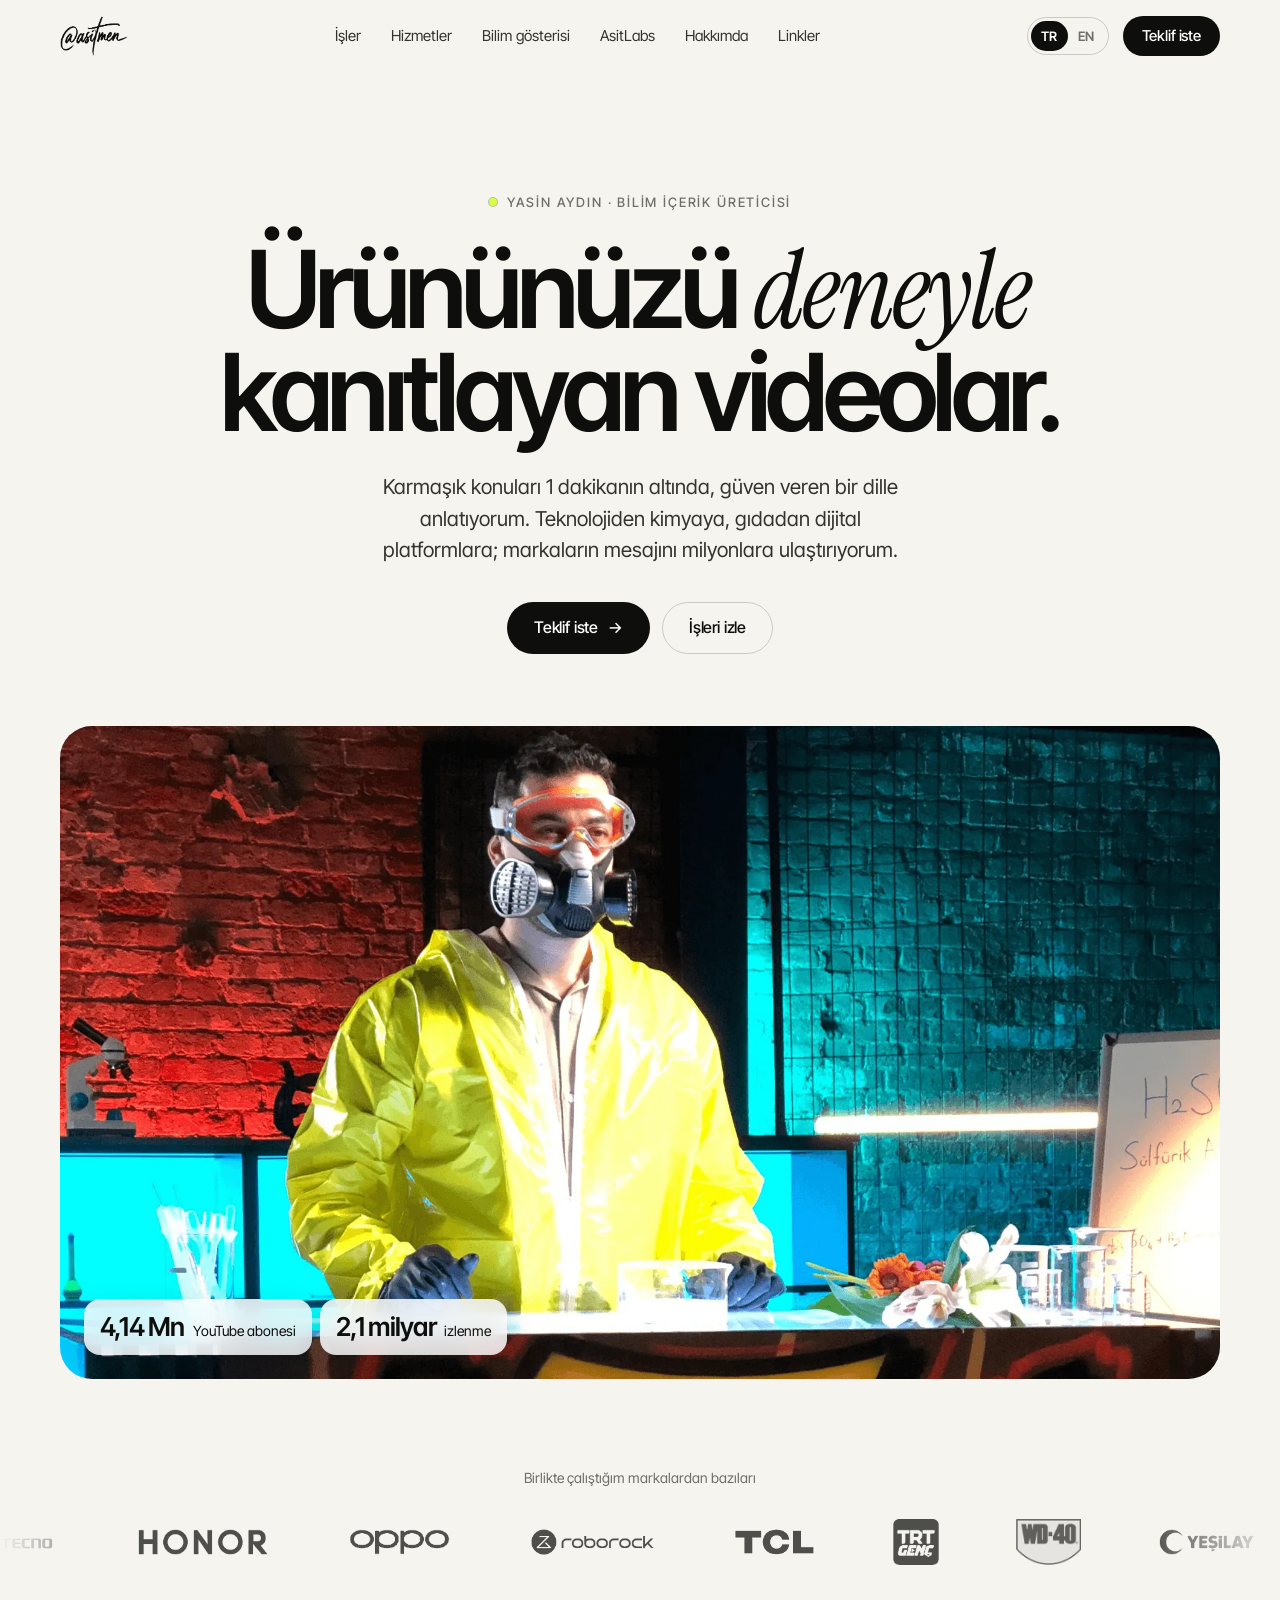
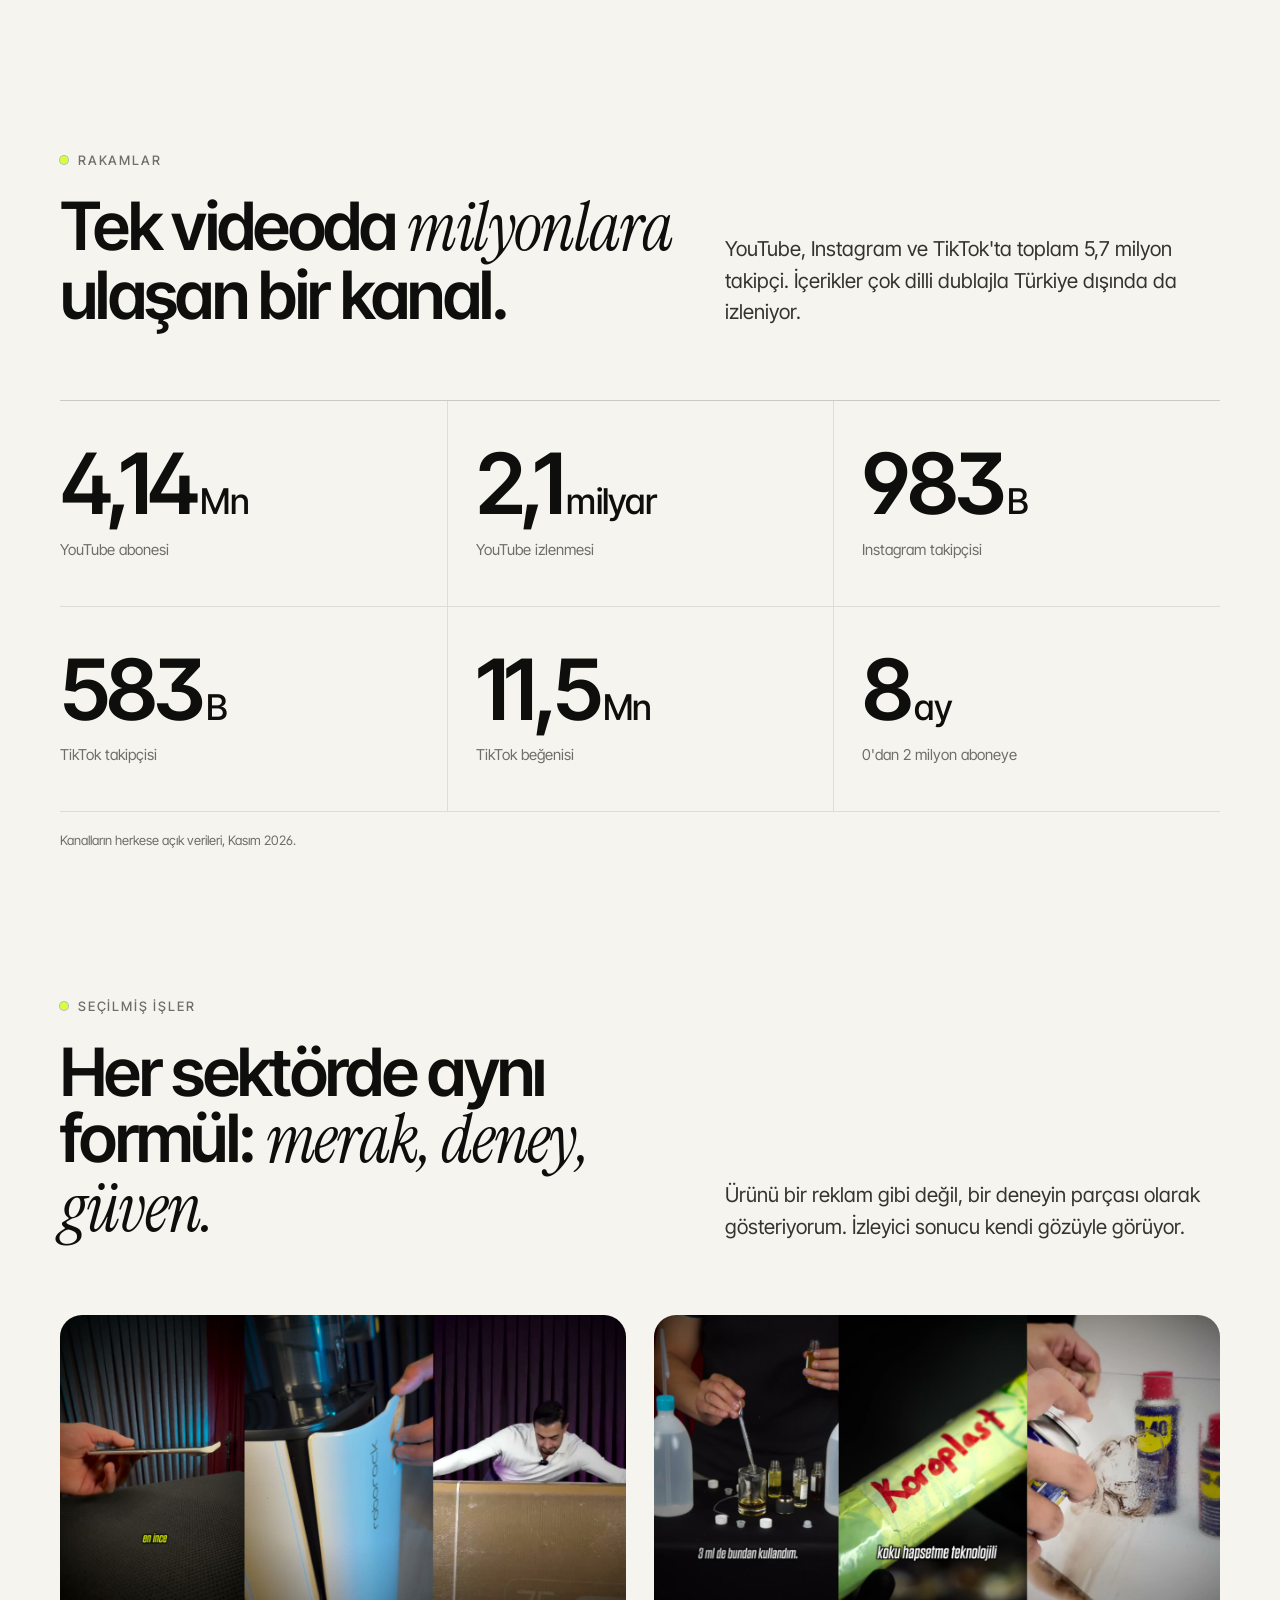
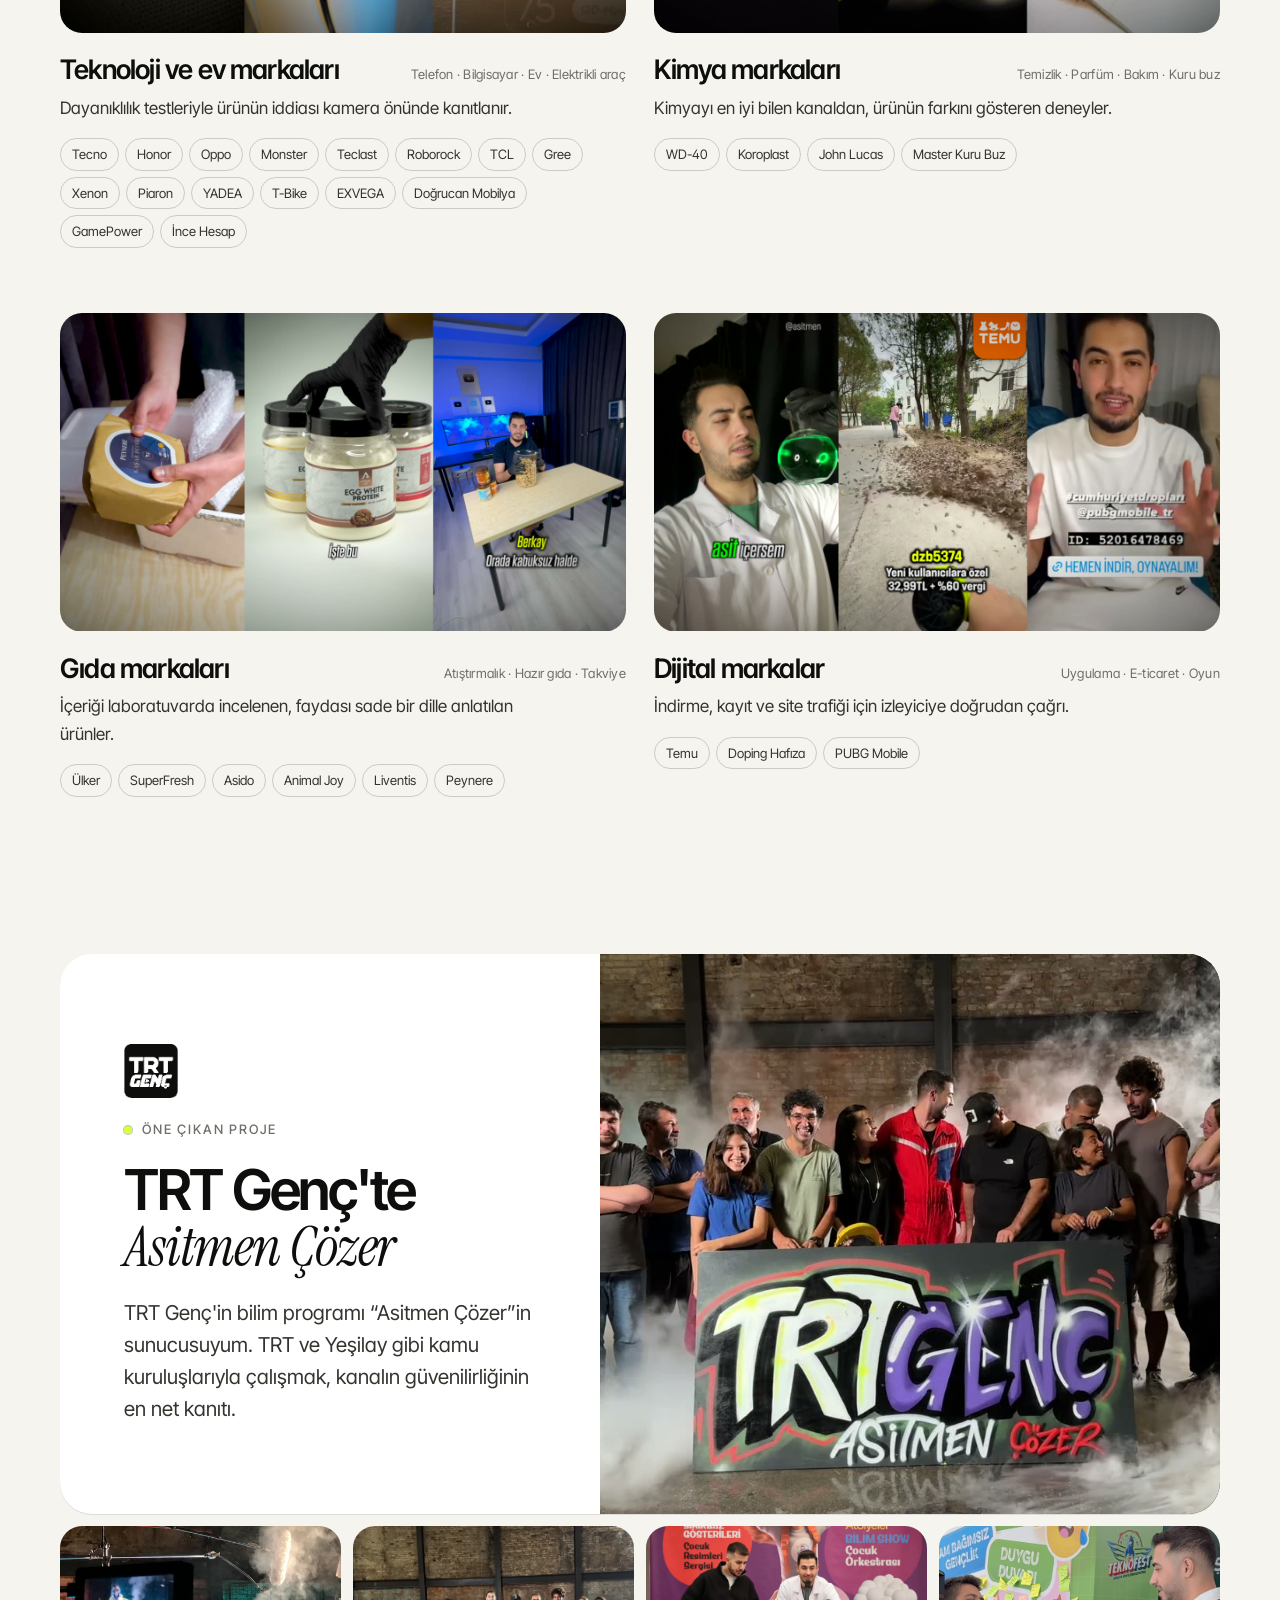
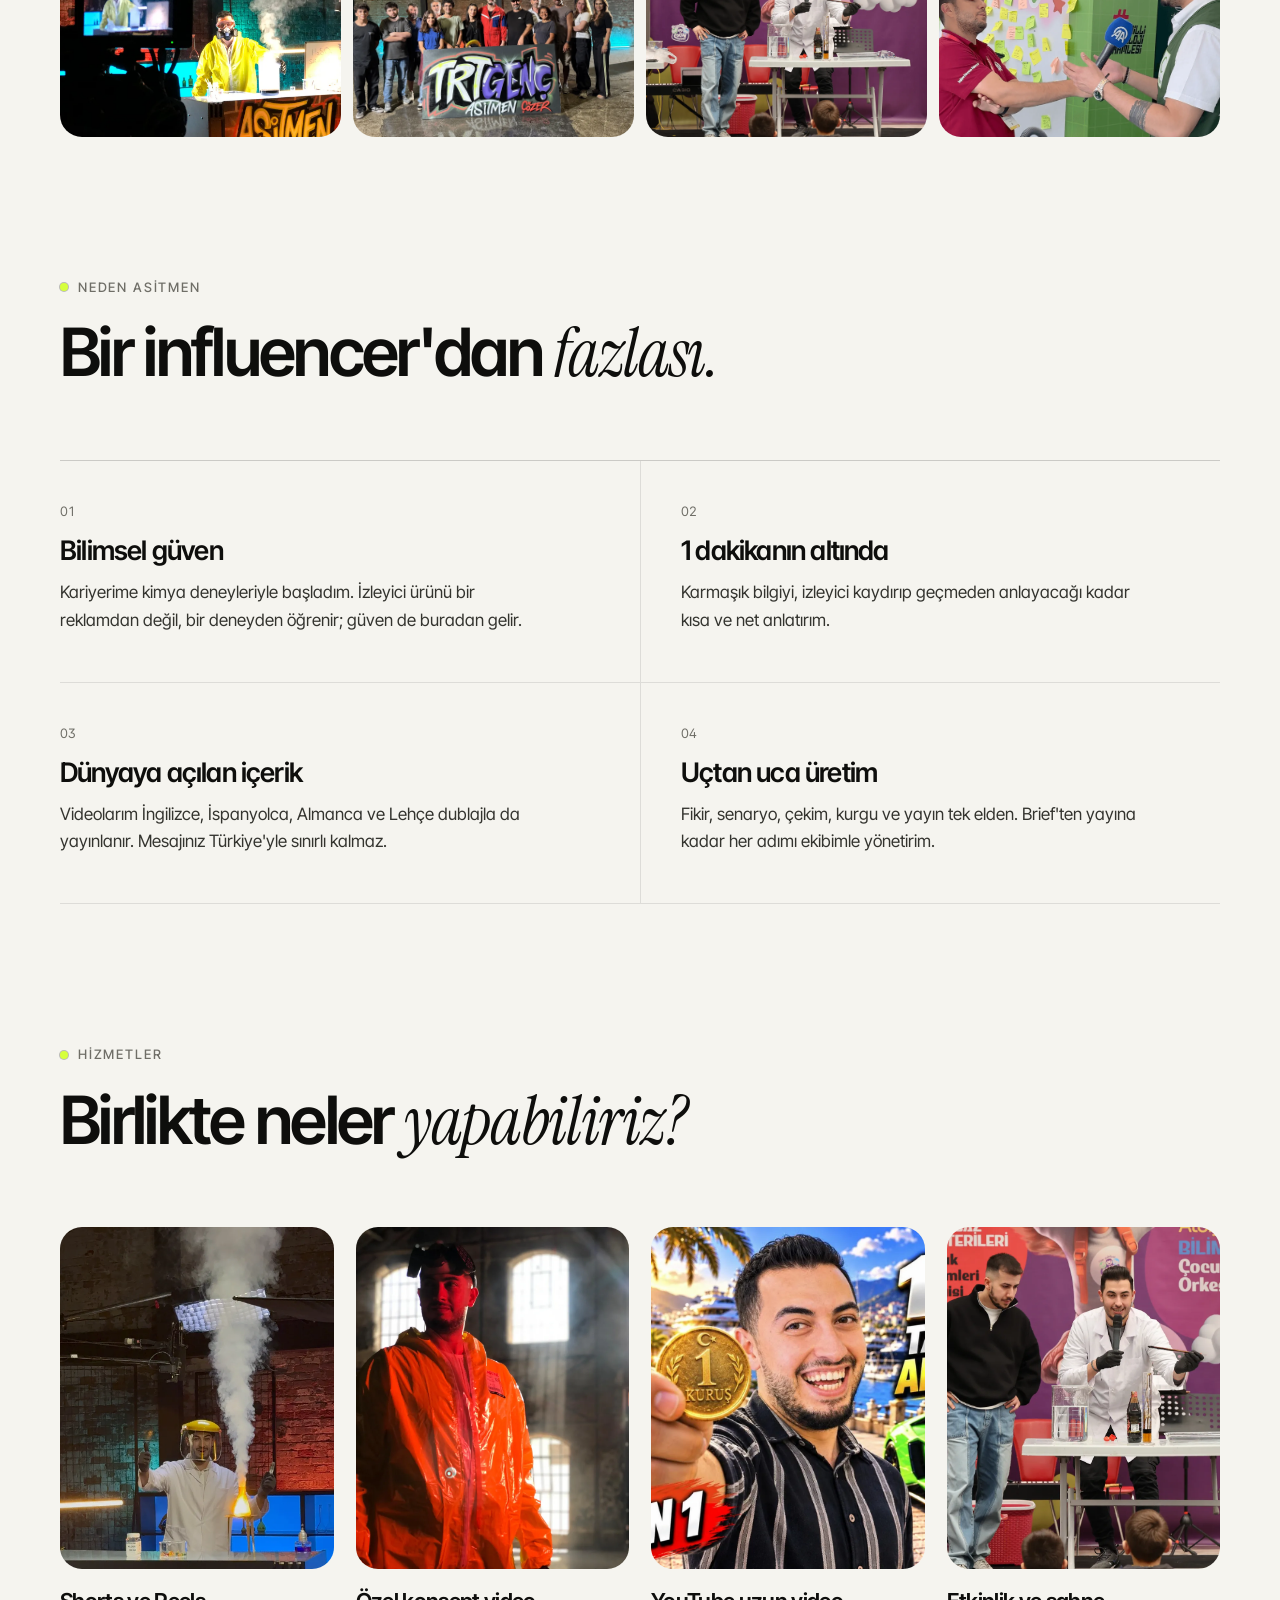
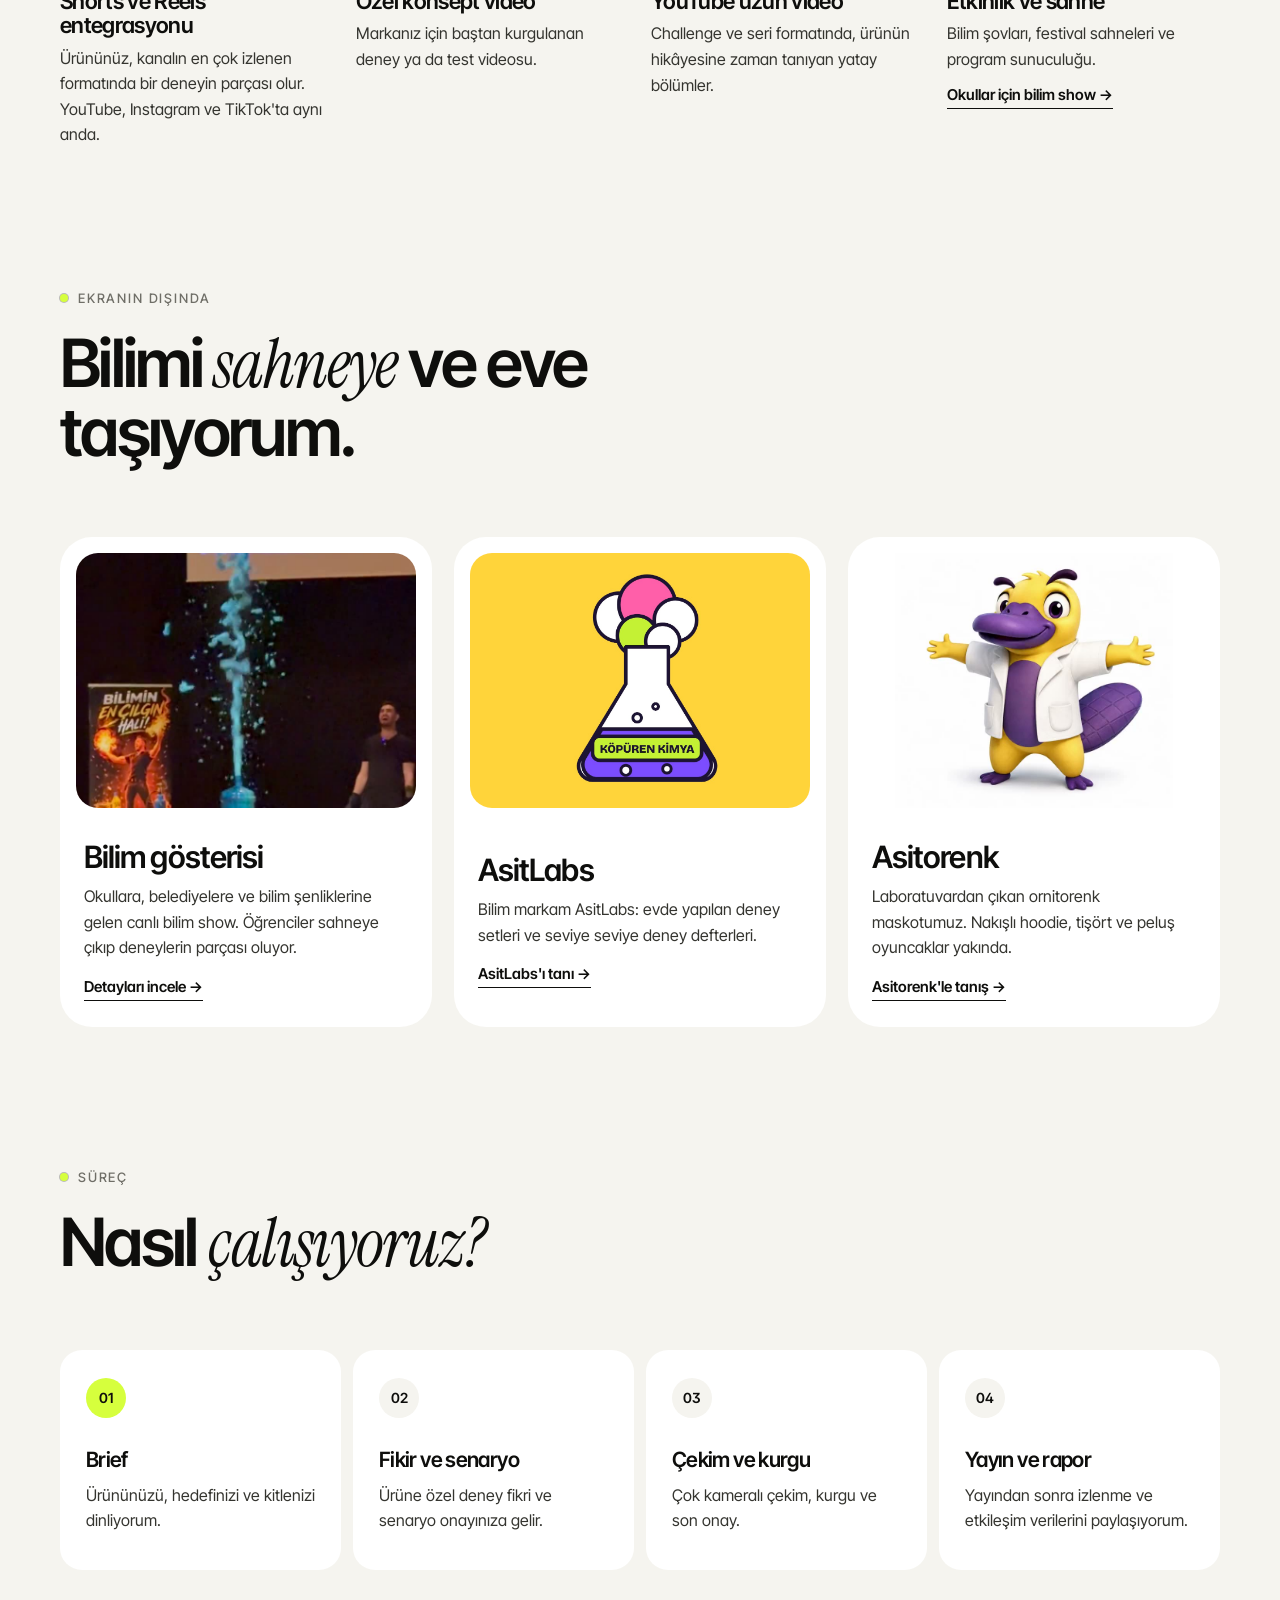
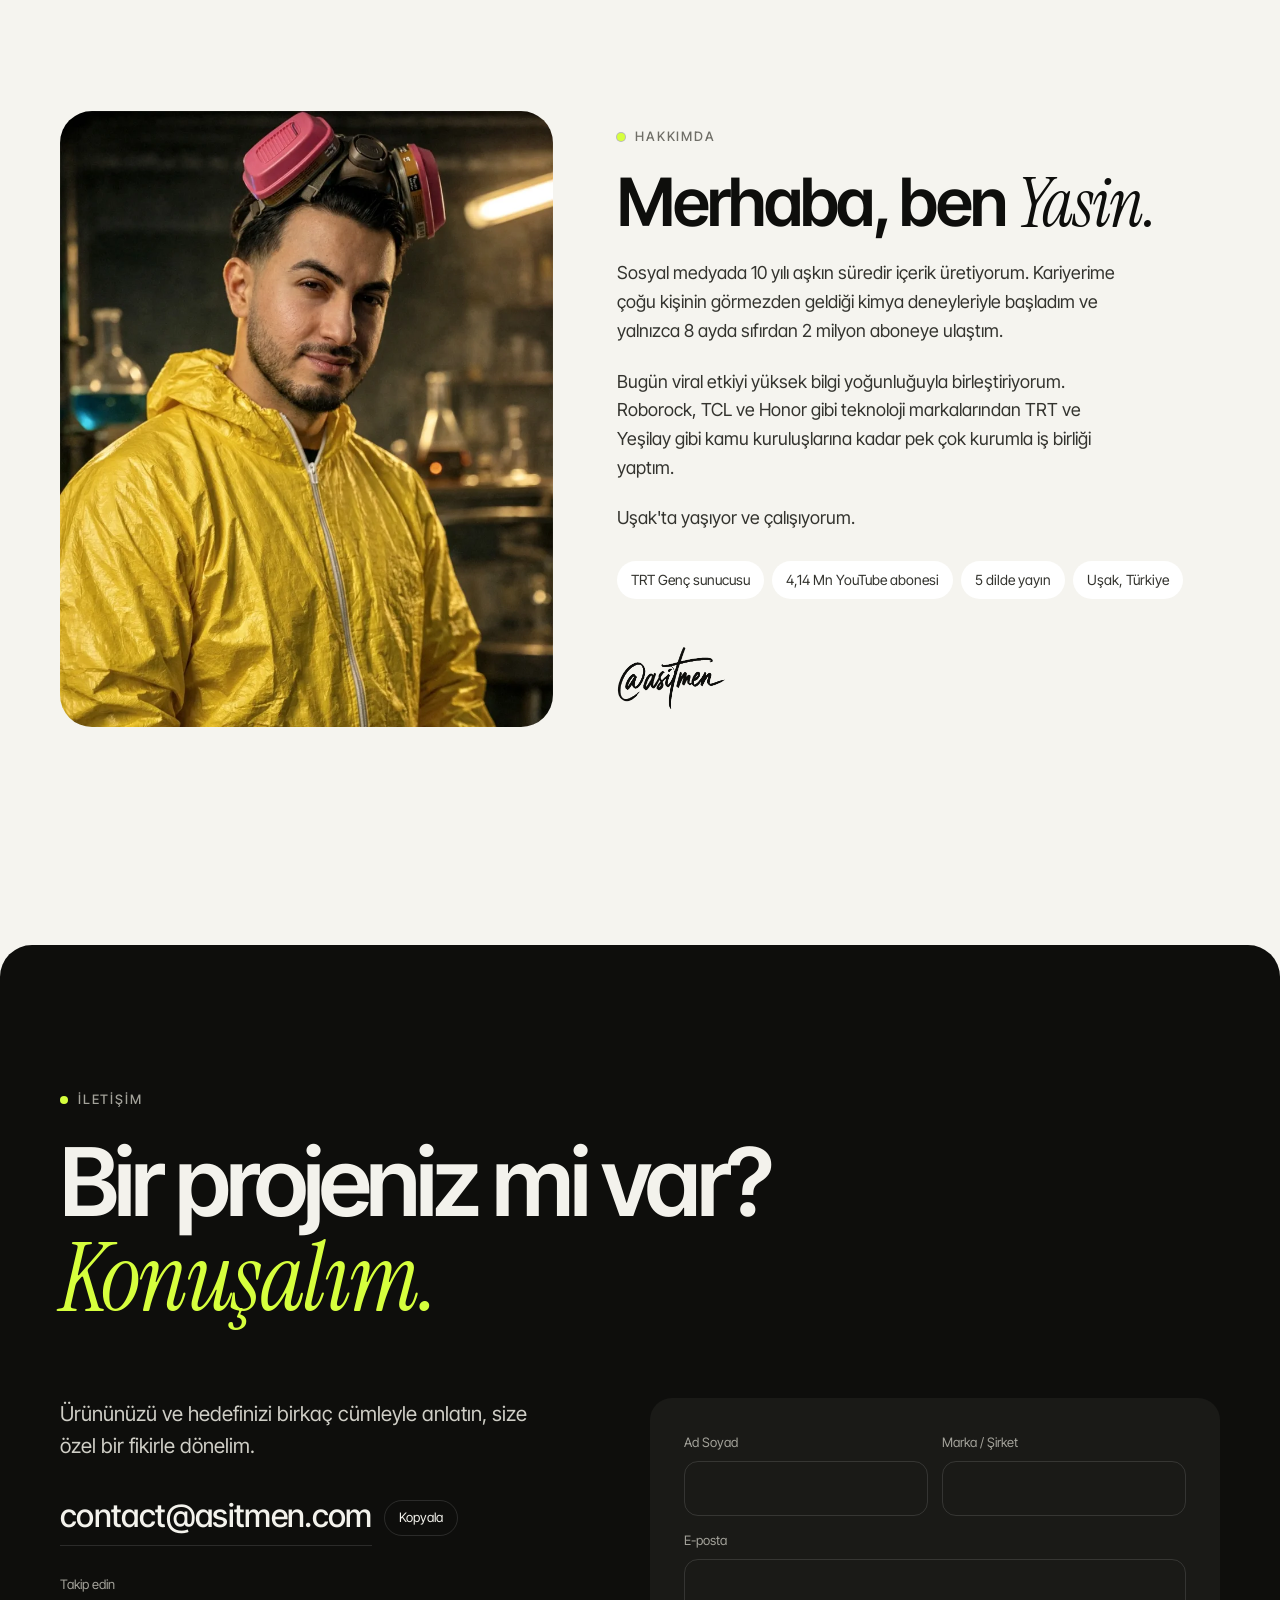
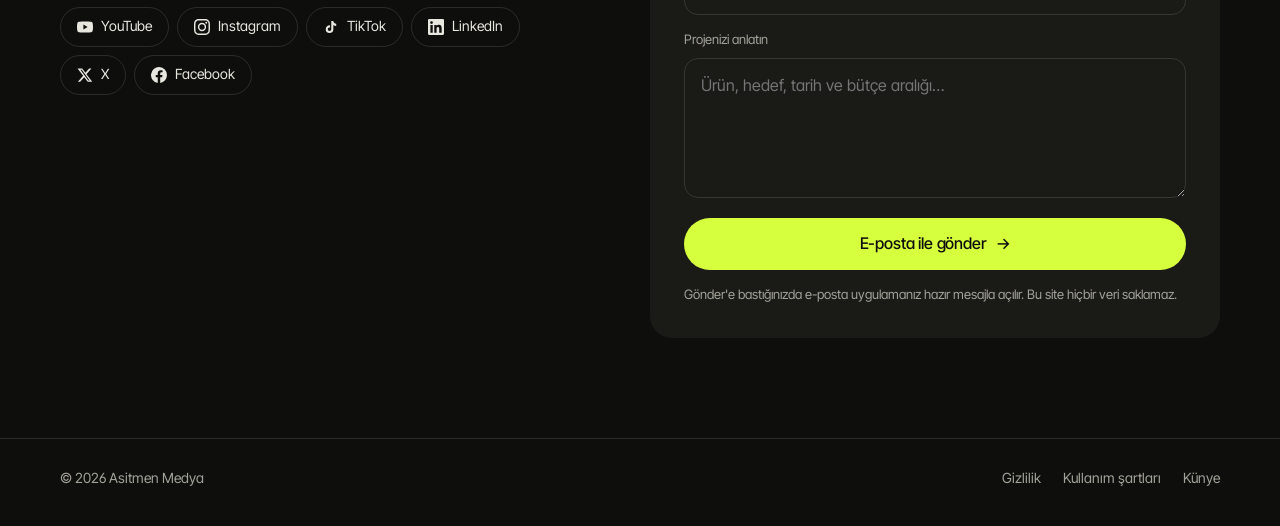
<file: index.html>
<!doctype html>
<html lang="tr">
<head>
<meta charset="utf-8">
<meta name="viewport" content="width=device-width, initial-scale=1, viewport-fit=cover">
<title>Asitmen — Yasin Aydın | Bilim içerik üreticisi ve marka iş birlikleri</title>
<meta name="description" content="Asitmen (Yasin Aydın): 4,14 milyon YouTube abonesi ve 2,1 milyar izlenmeyle bilim ve deney videoları. Markalar için güven veren, 1 dakikanın altında anlatan içerikler.">
<link rel="canonical" href="https://www.asitmen.com/">
<link rel="alternate" hreflang="tr" href="https://www.asitmen.com/">
<link rel="alternate" hreflang="en" href="https://www.asitmen.com/en/">
<link rel="alternate" hreflang="x-default" href="https://www.asitmen.com/">
<meta name="theme-color" content="#f5f4ef">
<meta property="og:type" content="website">
<meta property="og:site_name" content="Asitmen">
<meta property="og:locale" content="tr_TR">
<meta property="og:title" content="Asitmen — Yasin Aydın | Bilim içerik üreticisi ve marka iş birlikleri">
<meta property="og:description" content="Asitmen (Yasin Aydın): 4,14 milyon YouTube abonesi ve 2,1 milyar izlenmeyle bilim ve deney videoları. Markalar için güven veren, 1 dakikanın altında anlatan içerikler.">
<meta property="og:url" content="https://www.asitmen.com/">
<meta property="og:image" content="https://www.asitmen.com/static/img/og.jpg">
<meta property="og:image:width" content="1200">
<meta property="og:image:height" content="630">
<meta name="twitter:card" content="summary_large_image">
<link rel="icon" href="/favicon.svg" type="image/svg+xml">
<link rel="icon" href="/favicon-32.png" sizes="32x32" type="image/png">
<link rel="apple-touch-icon" href="/apple-touch-icon.png">
<link rel="preconnect" href="https://fonts.googleapis.com">
<link rel="preconnect" href="https://fonts.gstatic.com" crossorigin>
<link rel="stylesheet" href="https://fonts.googleapis.com/css2?family=Instrument+Serif:ital@0;1&family=Inter+Tight:wght@400;500;600;700&display=swap">
<link rel="stylesheet" href="/static/style.css?v=1795840744">
<script>document.documentElement.classList.add('js')</script>
<script type="application/ld+json">{"@context": "https://schema.org", "@type": "Person", "name": "Yasin Aydın", "alternateName": "Asitmen", "url": "https://www.asitmen.com/", "image": "https://www.asitmen.com/static/img/og.jpg", "email": "mailto:contact@asitmen.com", "jobTitle": "Bilim içerik üreticisi", "address": {"@type": "PostalAddress", "addressLocality": "Uşak", "addressCountry": "TR"}, "sameAs": ["https://www.youtube.com/@asitmen", "https://www.instagram.com/asitmen", "https://www.tiktok.com/@asitmen", "https://www.linkedin.com/in/asitmen", "https://x.com/asitmen", "https://www.facebook.com/asitmenfb"]}</script>

<script defer src="https://cloud.umami.is/script.js" data-website-id="28f9ae71-fcfd-4f28-82b6-16cc74342eee"></script>
<script>document.addEventListener('click',function(e){var l=e.target.closest&&e.target.closest('a[href]');if(!l||l.hasAttribute('data-umami-event')||!window.umami)return;var u;try{u=new URL(l.href,location.href)}catch(x){return}var h=u.hostname.replace(/^www\./,''),ad=null;if(u.protocol==='mailto:')ad='E-posta';else if(u.protocol==='tel:')ad='Telefon';else if(h!==location.hostname.replace(/^www\./,'')){var m={'wa.me':'WhatsApp','api.whatsapp.com':'WhatsApp','instagram.com':'Instagram','ig.me':'Instagram DM','tiktok.com':'TikTok','youtube.com':'YouTube','youtu.be':'YouTube','linkedin.com':'LinkedIn','x.com':'X','twitter.com':'X','facebook.com':'Facebook'};ad=m[h]||h}if(ad)umami.track(('Tıklama: '+ad).slice(0,50),{metin:(l.innerText||l.getAttribute('aria-label')||'').trim().slice(0,100),sayfa:location.pathname})},true);</script>
</head>
<body>
<a class="sr-only" href="#main">İçeriğe geç</a>
<header class="nav">
  <div class="wrap nav-inner">
    <a class="brand" href="/" aria-label="Asitmen"><img src="/static/img/logo/imza.png" alt="@asitmen" width="857" height="505"></a>
    <nav class="nav-links" aria-label="Menu"><a href="#isler">İşler</a><a href="#hizmetler">Hizmetler</a><a href="/bilim-gosterisi/">Bilim gösterisi</a><a href="/asitlabs/">AsitLabs</a><a href="#hakkimda">Hakkımda</a><a href="/link/">Linkler</a></nav>
    <div class="nav-right">
      <a class="nav-quick" href="/link/">Linkler</a>
      <div class="lang" role="group" aria-label="Dil / Language">
        <a href="/" hreflang="tr" lang="tr" aria-current="true">TR</a>
        <a href="/en/" hreflang="en" lang="en" aria-current="false">EN</a>
      </div>
      <a class="btn btn-ink btn-sm" href="#iletisim">Teklif iste</a>
    </div>
  </div>
</header>

<main id="main">
  <section class="hero">
    <div class="wrap">
      <span class="eyebrow">Yasin Aydın · Bilim içerik üreticisi</span>
      <h1>Ürününüzü <em>deneyle</em> kanıtlayan videolar.</h1>
      <p class="lead">Karmaşık konuları 1 dakikanın altında, güven veren bir dille anlatıyorum. Teknolojiden kimyaya, gıdadan dijital platformlara; markaların mesajını milyonlara ulaştırıyorum.</p>
      <div class="hero-cta">
        <a class="btn btn-ink" href="#iletisim">Teklif iste <span class="arrow" aria-hidden="true">→</span></a>
        <a class="btn btn-ghost" href="#isler">İşleri izle</a>
      </div>
      <div class="hero-media">
        <picture>
          <source media="(max-width: 699px)" srcset="/static/img/hero-m.webp">
          <img src="/static/img/hero.webp" alt="Asitmen laboratuvarda, sarı koruyucu kıyafet ve gaz maskesiyle deney yaparken" width="1920" height="1080" fetchpriority="high">
        </picture>
        <div class="chips"><span class="chip"><b>4,14 Mn</b>YouTube abonesi</span><span class="chip"><b>2,1 milyar</b>izlenme</span></div>
      </div>
    </div>
  </section>

  <section class="logos" aria-label="Birlikte çalıştığım markalardan bazıları">
    <p class="logos-title">Birlikte çalıştığım markalardan bazıları</p>
    <div class="marquee">
      <div class="marquee-track">
        <div class="marquee-group"><img src="/static/img/logo/tecno.png" alt="Tecno" class="" loading="lazy"><img src="/static/img/logo/honor.png" alt="Honor" class="" loading="lazy"><img src="/static/img/logo/oppo.png" alt="Oppo" class="" loading="lazy"><img src="/static/img/logo/roborock.png" alt="Roborock" class="" loading="lazy"><img src="/static/img/logo/tcl.png" alt="TCL" class="" loading="lazy"><img src="/static/img/logo/trtgenc.png" alt="TRT Genç" class="tall" loading="lazy"><img src="/static/img/logo/wd40.png" alt="WD-40" class="tall" loading="lazy"><img src="/static/img/logo/yesilay.png" alt="Yeşilay" class="" loading="lazy"><img src="/static/img/logo/gamepower.png" alt="GamePower" class="" loading="lazy"><img src="/static/img/logo/incehesap.png" alt="İnce Hesap" class="tall" loading="lazy"></div>
        <div class="marquee-group" aria-hidden="true"><img src="/static/img/logo/tecno.png" alt="" class="" loading="lazy"><img src="/static/img/logo/honor.png" alt="" class="" loading="lazy"><img src="/static/img/logo/oppo.png" alt="" class="" loading="lazy"><img src="/static/img/logo/roborock.png" alt="" class="" loading="lazy"><img src="/static/img/logo/tcl.png" alt="" class="" loading="lazy"><img src="/static/img/logo/trtgenc.png" alt="" class="tall" loading="lazy"><img src="/static/img/logo/wd40.png" alt="" class="tall" loading="lazy"><img src="/static/img/logo/yesilay.png" alt="" class="" loading="lazy"><img src="/static/img/logo/gamepower.png" alt="" class="" loading="lazy"><img src="/static/img/logo/incehesap.png" alt="" class="tall" loading="lazy"></div>
      </div>
    </div>
  </section>

  <section class="section" id="rakamlar">
    <div class="wrap">
      <div class="section-head split">
        <div><span class="eyebrow">Rakamlar</span><h2 style="margin-top:20px">Tek videoda <em>milyonlara</em> ulaşan bir kanal.</h2></div>
        <p class="lead">YouTube, Instagram ve TikTok&#x27;ta toplam 5,7 milyon takipçi. İçerikler çok dilli dublajla Türkiye dışında da izleniyor.</p>
      </div>
      <div class="stats"><div class="stat reveal"><div class="stat-num">4,14<small>Mn</small></div><div class="stat-label">YouTube abonesi</div></div><div class="stat reveal"><div class="stat-num">2,1<small>milyar</small></div><div class="stat-label">YouTube izlenmesi</div></div><div class="stat reveal"><div class="stat-num">983<small>B</small></div><div class="stat-label">Instagram takipçisi</div></div><div class="stat reveal"><div class="stat-num">583<small>B</small></div><div class="stat-label">TikTok takipçisi</div></div><div class="stat reveal"><div class="stat-num">11,5<small>Mn</small></div><div class="stat-label">TikTok beğenisi</div></div><div class="stat reveal"><div class="stat-num">8<small>ay</small></div><div class="stat-label">0&#x27;dan 2 milyon aboneye</div></div></div>
      <p class="note">Kanalların herkese açık verileri, Kasım 2026.</p>
    </div>
  </section>

  <section class="section" id="isler" style="padding-top:0">
    <div class="wrap">
      <div class="section-head split">
        <div><span class="eyebrow">Seçilmiş işler</span><h2 style="margin-top:20px">Her sektörde aynı formül: <em>merak, deney, güven.</em></h2></div>
        <p class="lead">Ürünü bir reklam gibi değil, bir deneyin parçası olarak gösteriyorum. İzleyici sonucu kendi gözüyle görüyor.</p>
      </div>
      <div class="work-grid">
      <article class="work-card reveal">
        <div class="media">
          <video data-autoplay muted loop playsinline preload="none" poster="/static/video/teknoloji.jpg" aria-label="Teknoloji ve ev markaları — tanıtım videosu">
            <source src="/static/video/teknoloji.mp4" type="video/mp4">
          </video>
        </div>
        <div class="work-meta"><h3>Teknoloji ve ev markaları</h3><span class="kicker">Telefon · Bilgisayar · Ev · Elektrikli araç</span></div>
        <p>Dayanıklılık testleriyle ürünün iddiası kamera önünde kanıtlanır.</p>
        <ul class="brands"><li>Tecno</li><li>Honor</li><li>Oppo</li><li>Monster</li><li>Teclast</li><li>Roborock</li><li>TCL</li><li>Gree</li><li>Xenon</li><li>Piaron</li><li>YADEA</li><li>T-Bike</li><li>EXVEGA</li><li>Doğrucan Mobilya</li><li>GamePower</li><li>İnce Hesap</li></ul>
      </article>
      <article class="work-card reveal">
        <div class="media">
          <video data-autoplay muted loop playsinline preload="none" poster="/static/video/kimya.jpg" aria-label="Kimya markaları — tanıtım videosu">
            <source src="/static/video/kimya.mp4" type="video/mp4">
          </video>
        </div>
        <div class="work-meta"><h3>Kimya markaları</h3><span class="kicker">Temizlik · Parfüm · Bakım · Kuru buz</span></div>
        <p>Kimyayı en iyi bilen kanaldan, ürünün farkını gösteren deneyler.</p>
        <ul class="brands"><li>WD-40</li><li>Koroplast</li><li>John Lucas</li><li>Master Kuru Buz</li></ul>
      </article>
      <article class="work-card reveal">
        <div class="media">
          <video data-autoplay muted loop playsinline preload="none" poster="/static/video/gida.jpg" aria-label="Gıda markaları — tanıtım videosu">
            <source src="/static/video/gida.mp4" type="video/mp4">
          </video>
        </div>
        <div class="work-meta"><h3>Gıda markaları</h3><span class="kicker">Atıştırmalık · Hazır gıda · Takviye</span></div>
        <p>İçeriği laboratuvarda incelenen, faydası sade bir dille anlatılan ürünler.</p>
        <ul class="brands"><li>Ülker</li><li>SuperFresh</li><li>Asido</li><li>Animal Joy</li><li>Liventis</li><li>Peynere</li></ul>
      </article>
      <article class="work-card reveal">
        <div class="media">
          <video data-autoplay muted loop playsinline preload="none" poster="/static/video/dijital.jpg" aria-label="Dijital markalar — tanıtım videosu">
            <source src="/static/video/dijital.mp4" type="video/mp4">
          </video>
        </div>
        <div class="work-meta"><h3>Dijital markalar</h3><span class="kicker">Uygulama · E-ticaret · Oyun</span></div>
        <p>İndirme, kayıt ve site trafiği için izleyiciye doğrudan çağrı.</p>
        <ul class="brands"><li>Temu</li><li>Doping Hafıza</li><li>PUBG Mobile</li></ul>
      </article>
      </div>
    </div>
  </section>

  <section class="section" style="padding-top:0">
    <div class="wrap">
      <div class="feature reveal">
        <div class="feature-text">
          <img class="feature-logo" src="/static/img/logo/trtgenc.png" alt="TRT Genç">
          <span class="eyebrow">Öne çıkan proje</span>
          <h2>TRT Genç'te <em>Asitmen Çözer</em></h2>
          <p class="lead">TRT Genç&#x27;in bilim programı “Asitmen Çözer”in sunucusuyum. TRT ve Yeşilay gibi kamu kuruluşlarıyla çalışmak, kanalın güvenilirliğinin en net kanıtı.</p>
        </div>
        <div class="feature-media">
          <video data-autoplay muted loop playsinline preload="none" poster="/static/video/trt.jpg" aria-label="TRT Genç Asitmen Çözer — tanıtım videosu">
            <source src="/static/video/trt.mp4" type="video/mp4">
          </video>
        </div>
      </div>
      <div class="gallery"><figure class="reveal"><img src="/static/img/trt-set.webp" alt="Asitmen Çözer stüdyosunda deney" loading="lazy"></figure><figure class="reveal"><img src="/static/img/trt-ekip.webp" alt="TRT Genç Asitmen Çözer ekibi" loading="lazy"></figure><figure class="reveal"><img src="/static/img/bilim-show.webp" alt="Çocuklara bilim şovu sahnesi" loading="lazy"></figure><figure class="reveal"><img src="/static/img/teknofest.webp" alt="Teknofest&#x27;te röportaj" loading="lazy"></figure></div>
    </div>
  </section>

  <section class="section" style="padding-top:0">
    <div class="wrap">
      <div class="section-head">
        <span class="eyebrow">Neden Asitmen</span>
        <h2>Bir influencer'dan <em>fazlası.</em></h2>
      </div>
      <div class="why"><div class="why-item reveal"><span class="num">01</span><h3>Bilimsel güven</h3><p>Kariyerime kimya deneyleriyle başladım. İzleyici ürünü bir reklamdan değil, bir deneyden öğrenir; güven de buradan gelir.</p></div><div class="why-item reveal"><span class="num">02</span><h3>1 dakikanın altında</h3><p>Karmaşık bilgiyi, izleyici kaydırıp geçmeden anlayacağı kadar kısa ve net anlatırım.</p></div><div class="why-item reveal"><span class="num">03</span><h3>Dünyaya açılan içerik</h3><p>Videolarım İngilizce, İspanyolca, Almanca ve Lehçe dublajla da yayınlanır. Mesajınız Türkiye&#x27;yle sınırlı kalmaz.</p></div><div class="why-item reveal"><span class="num">04</span><h3>Uçtan uca üretim</h3><p>Fikir, senaryo, çekim, kurgu ve yayın tek elden. Brief&#x27;ten yayına kadar her adımı ekibimle yönetirim.</p></div></div>
    </div>
  </section>

  <section class="section" id="hizmetler" style="padding-top:0">
    <div class="wrap">
      <div class="section-head">
        <span class="eyebrow">Hizmetler</span>
        <h2>Birlikte neler <em>yapabiliriz?</em></h2>
      </div>
      <div class="services"><article class="service reveal"><figure><img src="/static/img/duman.webp" alt="Deney sırasında yükselen beyaz duman" loading="lazy"></figure><h3>Shorts ve Reels entegrasyonu</h3><p>Ürününüz, kanalın en çok izlenen formatında bir deneyin parçası olur. YouTube, Instagram ve TikTok&#x27;ta aynı anda.</p></article><article class="service reveal"><figure><img src="/static/img/turuncu.webp" alt="Turuncu koruyucu kıyafetle eski bir fabrikada" loading="lazy"></figure><h3>Özel konsept video</h3><p>Markanız için baştan kurgulanan deney ya da test videosu.</p></article><article class="service reveal"><figure><img src="/static/img/uzun-video.webp" alt="1 Kuruş uzun video kapağı" loading="lazy"></figure><h3>YouTube uzun video</h3><p>Challenge ve seri formatında, ürünün hikâyesine zaman tanıyan yatay bölümler.</p></article><article class="service reveal"><figure><img src="/static/img/bilim-show.webp" alt="Çocuklara sahnede bilim şovu" loading="lazy"></figure><h3>Etkinlik ve sahne</h3><p>Bilim şovları, festival sahneleri ve program sunuculuğu.</p><a class="service-link" href="/bilim-gosterisi/">Okullar için bilim show →</a></article></div>
    </div>
  </section>

  <section class="section" style="padding-top:0">
    <div class="wrap">
      <div class="section-head">
        <span class="eyebrow">Ekranın dışında</span>
        <h2>Bilimi <em>sahneye</em> ve eve taşıyorum.</h2>
      </div>
      <div class="more"><a class="more-card reveal" href="/bilim-gosterisi/"><div class="more-media"><video data-autoplay muted loop playsinline preload="none" poster="/static/img/sahne-renkler-poster.jpg" aria-hidden="true"><source src="/static/labs/renkler.mp4" type="video/mp4"></video></div><div class="more-text"><h3>Bilim gösterisi</h3><p>Okullara, belediyelere ve bilim şenliklerine gelen canlı bilim show. Öğrenciler sahneye çıkıp deneylerin parçası oluyor.</p><span class="service-link">Detayları incele →</span></div></a><a class="more-card reveal" href="/asitlabs/"><div class="more-media"><img src="/static/labs/kopuren-kimya.jpg" alt="" loading="lazy" width="1200" height="1200"></div><div class="more-text"><h3>AsitLabs</h3><p>Bilim markam AsitLabs: evde yapılan deney setleri ve seviye seviye deney defterleri.</p><span class="service-link">AsitLabs&#x27;ı tanı →</span></div></a><a class="more-card reveal" href="/asitorenk/"><div class="more-media"><video class="contain" data-autoplay muted loop playsinline preload="none" poster="/static/asitorenk/tanis1.jpg" aria-hidden="true"><source src="/static/asitorenk/tanis1.mp4" type="video/mp4"></video></div><div class="more-text"><h3>Asitorenk</h3><p>Laboratuvardan çıkan ornitorenk maskotumuz. Nakışlı hoodie, tişört ve peluş oyuncaklar yakında.</p><span class="service-link">Asitorenk&#x27;le tanış →</span></div></a></div>
    </div>
  </section>

  <section class="section" style="padding-top:0">
    <div class="wrap">
      <div class="section-head">
        <span class="eyebrow">Süreç</span>
        <h2>Nasıl <em>çalışıyoruz?</em></h2>
      </div>
      <div class="process"><div class="step reveal"><span class="num">01</span><h3>Brief</h3><p>Ürününüzü, hedefinizi ve kitlenizi dinliyorum.</p></div><div class="step reveal"><span class="num">02</span><h3>Fikir ve senaryo</h3><p>Ürüne özel deney fikri ve senaryo onayınıza gelir.</p></div><div class="step reveal"><span class="num">03</span><h3>Çekim ve kurgu</h3><p>Çok kameralı çekim, kurgu ve son onay.</p></div><div class="step reveal"><span class="num">04</span><h3>Yayın ve rapor</h3><p>Yayından sonra izlenme ve etkileşim verilerini paylaşıyorum.</p></div></div>
    </div>
  </section>

  <section class="section" id="hakkimda" style="padding-top:0">
    <div class="wrap about">
      <figure class="reveal"><img src="/static/img/sari-tulum.webp" alt="Yasin Aydın laboratuvarda sarı koruyucu tulumla" loading="lazy" width="864" height="1080"></figure>
      <div class="about-text reveal">
        <span class="eyebrow">Hakkımda</span>
        <h2>Merhaba, ben <em>Yasin.</em></h2>
        <p>Sosyal medyada 10 yılı aşkın süredir içerik üretiyorum. Kariyerime çoğu kişinin görmezden geldiği kimya deneyleriyle başladım ve yalnızca 8 ayda sıfırdan 2 milyon aboneye ulaştım.</p><p>Bugün viral etkiyi yüksek bilgi yoğunluğuyla birleştiriyorum. Roborock, TCL ve Honor gibi teknoloji markalarından TRT ve Yeşilay gibi kamu kuruluşlarına kadar pek çok kurumla iş birliği yaptım.</p><p>Uşak&#x27;ta yaşıyor ve çalışıyorum.</p>
        <ul class="facts"><li>TRT Genç sunucusu</li><li>4,14 Mn YouTube abonesi</li><li>5 dilde yayın</li><li>Uşak, Türkiye</li></ul>
        <img class="signature" src="/static/img/logo/imza.png" alt="" loading="lazy">
      </div>
    </div>
  </section>
</main>

<div class="contact" id="iletisim">
  <section class="section">
    <div class="wrap">
      <span class="eyebrow">İletişim</span>
      <h2 style="margin-top:22px">Bir projeniz mi var? <em>Konuşalım.</em></h2>
      <div class="contact-grid">
        <div class="contact-info">
          <p class="lead">Ürününüzü ve hedefinizi birkaç cümleyle anlatın, size özel bir fikirle dönelim.</p>
          <div class="mail-row">
            <a class="mail-big" href="mailto:contact@asitmen.com">contact@asitmen.com</a>
            <button class="copy-btn" type="button" data-copy="contact@asitmen.com" data-done="Kopyalandı">Kopyala</button>
          </div>
          <div>
            <p class="form-note" style="margin-bottom:12px">Takip edin</p>
            <ul class="socials"><li><a href="https://www.youtube.com/@asitmen" target="_blank" rel="noopener"><svg viewBox="0 0 24 24" aria-hidden="true"><path d="M23.5 6.2a3 3 0 0 0-2.1-2.1C19.5 3.6 12 3.6 12 3.6s-7.5 0-9.4.5A3 3 0 0 0 .5 6.2 31 31 0 0 0 0 12a31 31 0 0 0 .5 5.8 3 3 0 0 0 2.1 2.1c1.9.5 9.4.5 9.4.5s7.5 0 9.4-.5a3 3 0 0 0 2.1-2.1A31 31 0 0 0 24 12a31 31 0 0 0-.5-5.8zM9.6 15.6V8.4l6.3 3.6-6.3 3.6z"/></svg>YouTube</a></li><li><a href="https://www.instagram.com/asitmen" target="_blank" rel="noopener"><svg viewBox="0 0 24 24" aria-hidden="true"><path d="M12 2.2c3.2 0 3.6 0 4.8.1 1.2.1 1.8.2 2.2.4.6.2 1 .5 1.4.9.4.4.7.9.9 1.4.2.4.4 1 .4 2.2.1 1.3.1 1.6.1 4.8s0 3.6-.1 4.8c-.1 1.2-.2 1.8-.4 2.2-.2.6-.5 1-.9 1.4-.4.4-.9.7-1.4.9-.4.2-1 .4-2.2.4-1.3.1-1.6.1-4.8.1s-3.6 0-4.8-.1c-1.2-.1-1.8-.2-2.2-.4-.6-.2-1-.5-1.4-.9-.4-.4-.7-.9-.9-1.4-.2-.4-.4-1-.4-2.2C2.2 15.6 2.2 15.2 2.2 12s0-3.6.1-4.8c.1-1.2.2-1.8.4-2.2.2-.6.5-1 .9-1.4.4-.4.9-.7 1.4-.9.4-.2 1-.4 2.2-.4C8.4 2.2 8.8 2.2 12 2.2zM12 0C8.7 0 8.3 0 7.1.1 5.8.1 4.9.3 4.1.6c-.8.3-1.5.7-2.1 1.4C1.3 2.6.9 3.3.6 4.1.3 4.9.1 5.8.1 7.1 0 8.3 0 8.7 0 12s0 3.7.1 4.9c.1 1.3.3 2.2.6 2.9.3.8.7 1.5 1.4 2.1.6.7 1.3 1.1 2.1 1.4.8.3 1.6.5 2.9.6 1.2.1 1.6.1 4.9.1s3.7 0 4.9-.1c1.3-.1 2.2-.3 2.9-.6.8-.3 1.5-.7 2.1-1.4.7-.6 1.1-1.3 1.4-2.1.3-.8.5-1.6.6-2.9.1-1.2.1-1.6.1-4.9s0-3.7-.1-4.9c-.1-1.3-.3-2.2-.6-2.9-.3-.8-.7-1.5-1.4-2.1C21.4 1.3 20.7.9 19.9.6 19.1.3 18.2.1 16.9.1 15.7 0 15.3 0 12 0zm0 5.8a6.2 6.2 0 1 0 0 12.4 6.2 6.2 0 0 0 0-12.4zM12 16a4 4 0 1 1 0-8 4 4 0 0 1 0 8zm6.4-11.8a1.4 1.4 0 1 0 0 2.9 1.4 1.4 0 0 0 0-2.9z"/></svg>Instagram</a></li><li><a href="https://www.tiktok.com/@asitmen" target="_blank" rel="noopener"><svg viewBox="0 0 24 24" aria-hidden="true"><path d="M16.6 5.8A4.3 4.3 0 0 1 15.5 3h-3.1v12.4a2.6 2.6 0 0 1-2.6 2.5 2.6 2.6 0 0 1-2.6-2.6 2.6 2.6 0 0 1 3.4-2.5V9.6a5.7 5.7 0 0 0-6.5 5.7 5.7 5.7 0 0 0 5.7 5.7 5.7 5.7 0 0 0 5.7-5.7V9a7.4 7.4 0 0 0 4.3 1.4V7.3a4.3 4.3 0 0 1-3.2-1.5z"/></svg>TikTok</a></li><li><a href="https://www.linkedin.com/in/asitmen" target="_blank" rel="noopener"><svg viewBox="0 0 24 24" aria-hidden="true"><path d="M20.4 20.5h-3.6v-5.6c0-1.3 0-3-1.8-3s-2.1 1.4-2.1 2.9v5.7H9.4V9h3.4v1.6c.5-.9 1.6-1.8 3.4-1.8 3.6 0 4.3 2.4 4.3 5.5v6.2zM5.3 7.4a2.1 2.1 0 1 1 0-4.2 2.1 2.1 0 0 1 0 4.2zM7.1 20.5H3.6V9h3.5v11.5zM22.2 0H1.8C.8 0 0 .8 0 1.7v20.6c0 .9.8 1.7 1.8 1.7h20.4c1 0 1.8-.8 1.8-1.7V1.7C24 .8 23.2 0 22.2 0z"/></svg>LinkedIn</a></li><li><a href="https://x.com/asitmen" target="_blank" rel="noopener"><svg viewBox="0 0 24 24" aria-hidden="true"><path d="M18.2 2.2h3.4l-7.4 8.5 8.7 11.5h-6.8l-5.3-7-6.1 7H1.3l7.9-9L.8 2.2h7l4.8 6.4 5.6-6.4zm-1.2 18h1.9L7.1 4.1H5.1L17 20.2z"/></svg>X</a></li><li><a href="https://www.facebook.com/asitmenfb" target="_blank" rel="noopener"><svg viewBox="0 0 24 24" aria-hidden="true"><path d="M24 12a12 12 0 1 0-13.9 11.9v-8.4h-3V12h3V9.4c0-3 1.8-4.7 4.5-4.7 1.3 0 2.7.2 2.7.2v3h-1.5c-1.5 0-2 .9-2 1.9V12h3.4l-.5 3.5h-2.9v8.4A12 12 0 0 0 24 12z"/></svg>Facebook</a></li></ul>
          </div>
        </div>
        <form class="form" id="brief" data-to="contact@asitmen.com" data-subject="İş birliği talebi" data-l-name="Ad Soyad" data-l-company="Marka / Şirket" data-l-email="E-posta">
          <div class="form-row">
            <div class="field"><label for="f-name">Ad Soyad</label><input id="f-name" name="name" autocomplete="name" required></div>
            <div class="field"><label for="f-company">Marka / Şirket</label><input id="f-company" name="company" autocomplete="organization"></div>
          </div>
          <div class="field"><label for="f-email">E-posta</label><input id="f-email" name="email" type="email" autocomplete="email" required></div>
          <div class="field"><label for="f-msg">Projenizi anlatın</label><textarea id="f-msg" name="message" placeholder="Ürün, hedef, tarih ve bütçe aralığı…" required></textarea></div>
          <button class="btn btn-accent" type="submit">E-posta ile gönder <span class="arrow" aria-hidden="true">→</span></button>
          <p class="form-note">Gönder&#x27;e bastığınızda e-posta uygulamanız hazır mesajla açılır. Bu site hiçbir veri saklamaz.</p>
        </form>
      </div>
    </div>
  </section>
  <footer class="footer">
    <div class="wrap footer-inner">
      <span>© 2026 Asitmen Medya</span>
      <nav aria-label="Legal"><a href="/yasal/#gizlilik">Gizlilik</a><a href="/yasal/#sartlar">Kullanım şartları</a><a href="/yasal/#kunye">Künye</a></nav>
    </div>
  </footer>
</div>
<script src="/static/main.js?v=1795840744" defer></script>
</body>
</html>
</file>
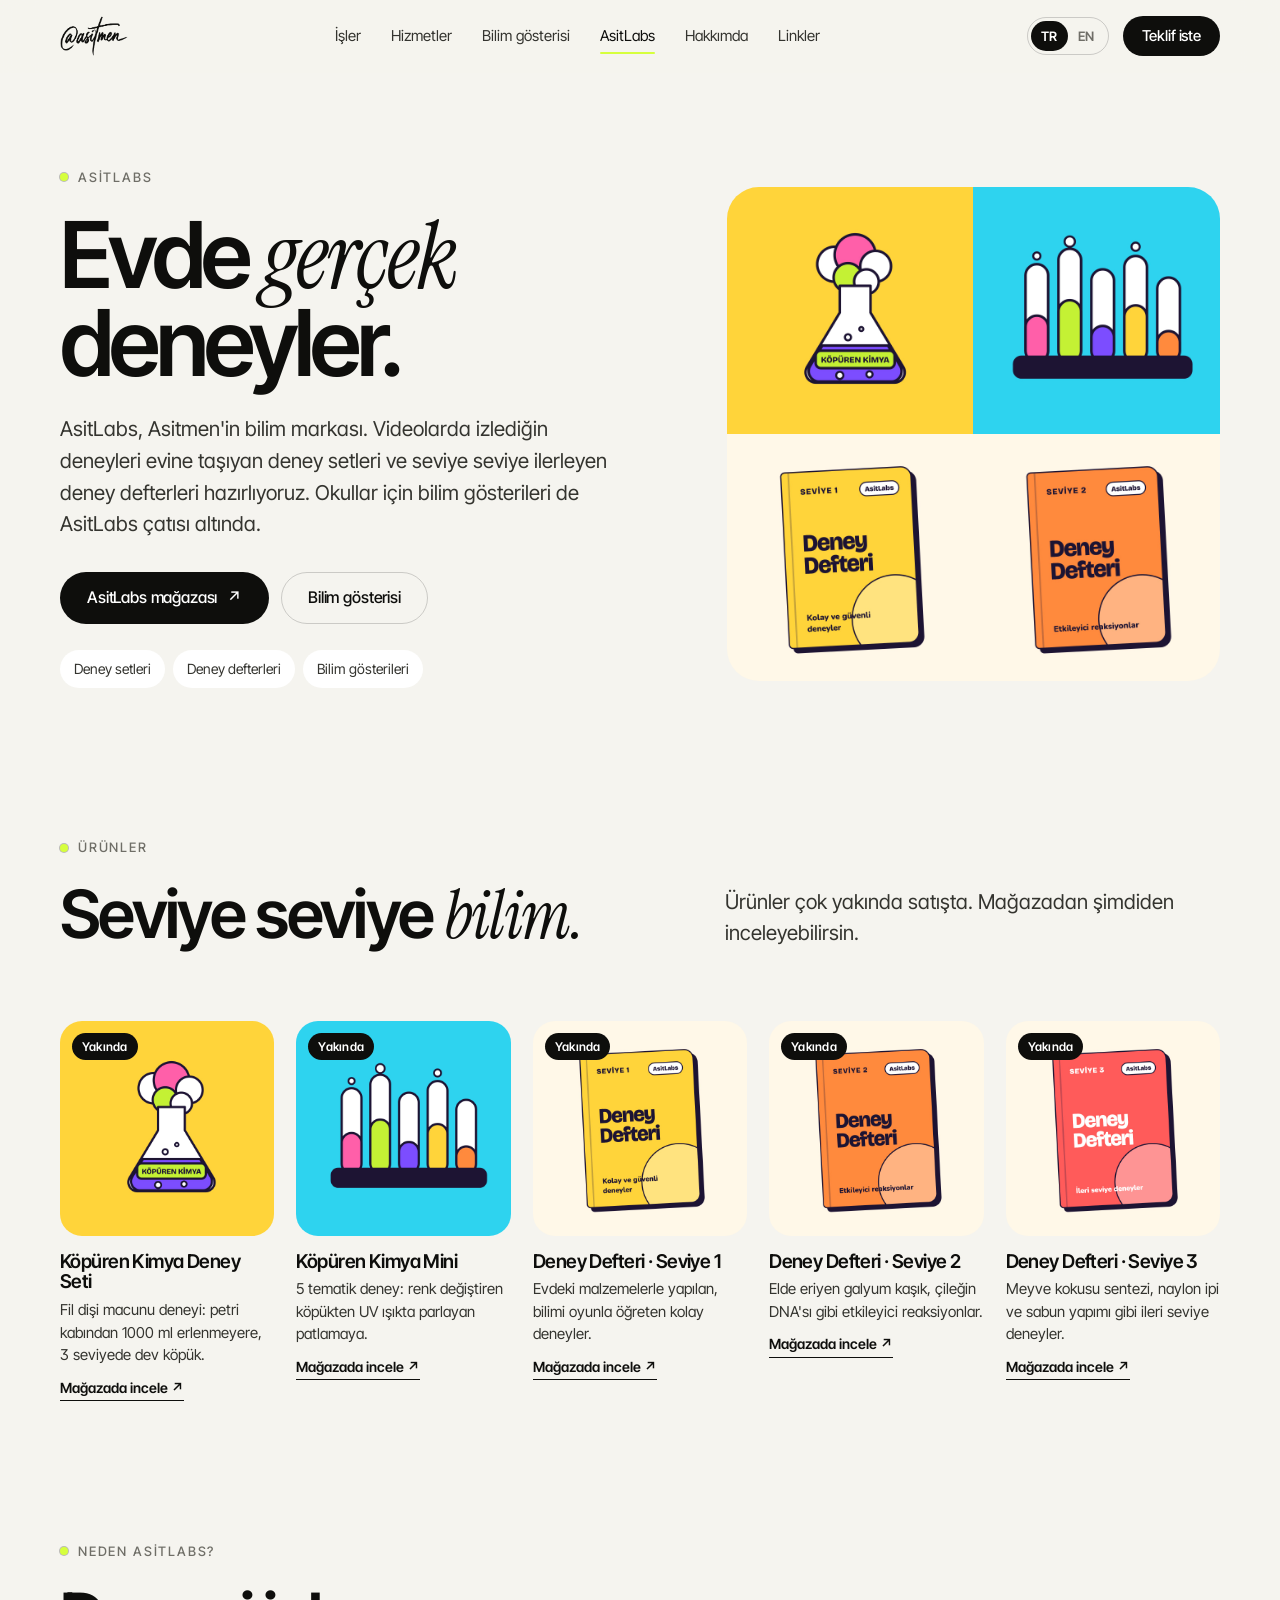
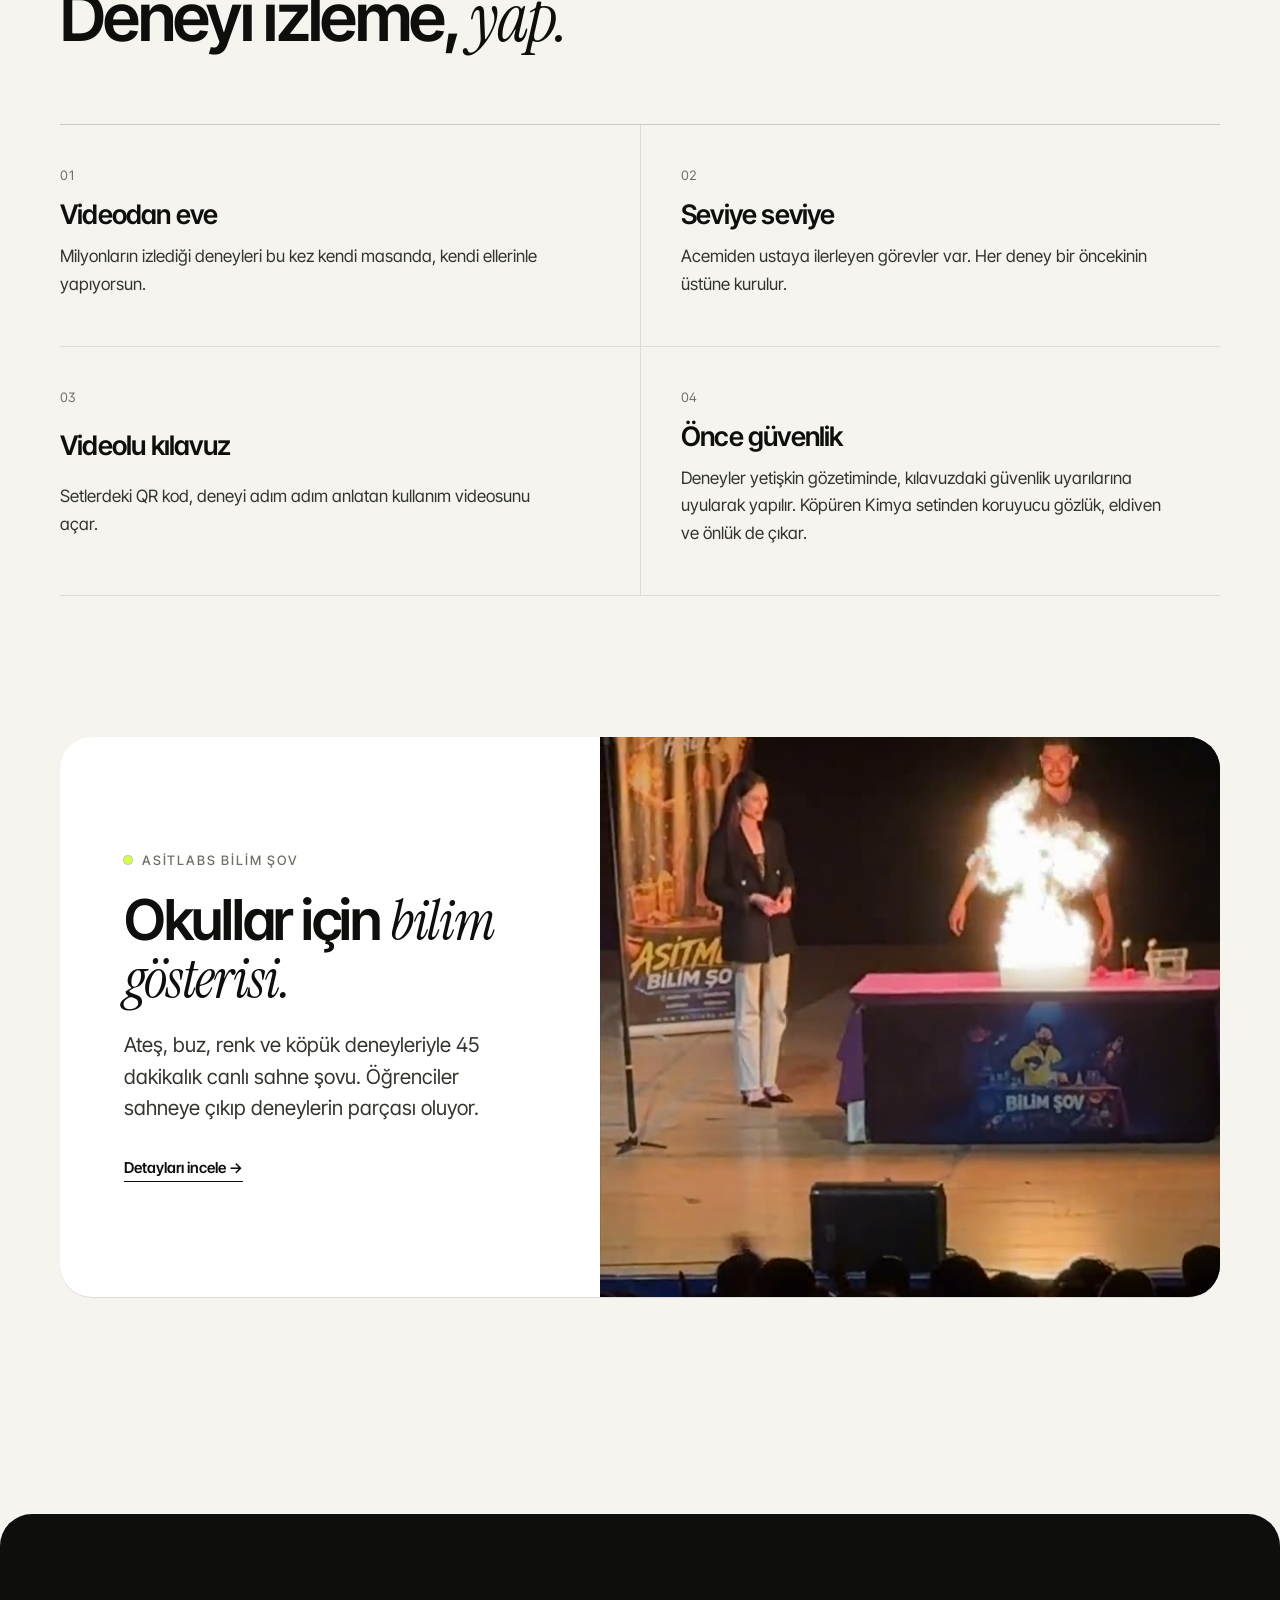
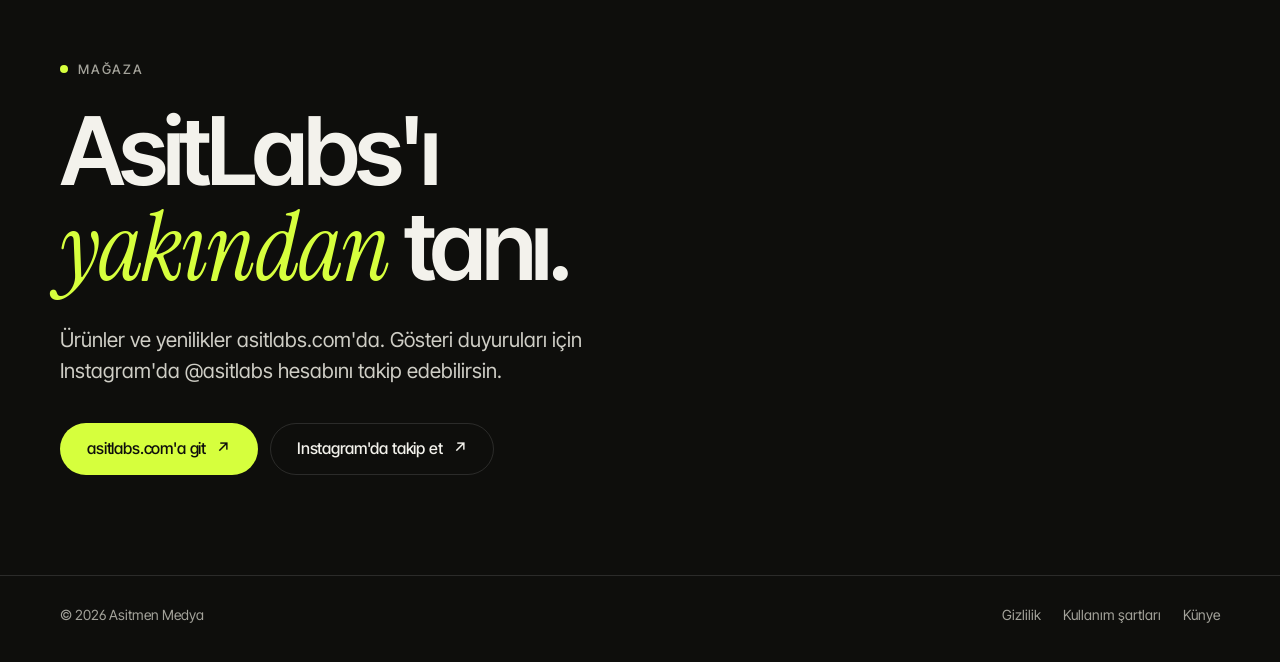
<file: asitlabs/index.html>
<!doctype html>
<html lang="tr">
<head>
<meta charset="utf-8">
<meta name="viewport" content="width=device-width, initial-scale=1, viewport-fit=cover">
<title>AsitLabs | Asitmen&#x27;in deney setleri ve bilim markası</title>
<meta name="description" content="AsitLabs, Asitmen&#x27;in bilim markası: evde yapılan Köpüren Kimya deney setleri, seviye seviye deney defterleri ve okullar için bilim gösterileri.">
<link rel="canonical" href="https://www.asitmen.com/asitlabs/">

<meta name="theme-color" content="#f5f4ef">
<meta property="og:type" content="website">
<meta property="og:site_name" content="Asitmen">
<meta property="og:locale" content="tr_TR">
<meta property="og:title" content="AsitLabs | Asitmen&#x27;in deney setleri ve bilim markası">
<meta property="og:description" content="AsitLabs, Asitmen&#x27;in bilim markası: evde yapılan Köpüren Kimya deney setleri, seviye seviye deney defterleri ve okullar için bilim gösterileri.">
<meta property="og:url" content="https://www.asitmen.com/asitlabs/">
<meta property="og:image" content="https://www.asitmen.com/static/img/og.jpg">
<meta property="og:image:width" content="1200">
<meta property="og:image:height" content="630">
<meta name="twitter:card" content="summary_large_image">
<link rel="icon" href="/favicon.svg" type="image/svg+xml">
<link rel="icon" href="/favicon-32.png" sizes="32x32" type="image/png">
<link rel="apple-touch-icon" href="/apple-touch-icon.png">
<link rel="preconnect" href="https://fonts.googleapis.com">
<link rel="preconnect" href="https://fonts.gstatic.com" crossorigin>
<link rel="stylesheet" href="https://fonts.googleapis.com/css2?family=Instrument+Serif:ital@0;1&family=Inter+Tight:wght@400;500;600;700&display=swap">
<link rel="stylesheet" href="/static/style.css?v=1795840744">
<script>document.documentElement.classList.add('js')</script>
<script type="application/ld+json">{"@context": "https://schema.org", "@type": "Person", "name": "Yasin Aydın", "alternateName": "Asitmen", "url": "https://www.asitmen.com/", "image": "https://www.asitmen.com/static/img/og.jpg", "email": "mailto:contact@asitmen.com", "jobTitle": "Bilim içerik üreticisi", "address": {"@type": "PostalAddress", "addressLocality": "Uşak", "addressCountry": "TR"}, "sameAs": ["https://www.youtube.com/@asitmen", "https://www.instagram.com/asitmen", "https://www.tiktok.com/@asitmen", "https://www.linkedin.com/in/asitmen", "https://x.com/asitmen", "https://www.facebook.com/asitmenfb"]}</script>

<script defer src="https://cloud.umami.is/script.js" data-website-id="28f9ae71-fcfd-4f28-82b6-16cc74342eee"></script>
<script>document.addEventListener('click',function(e){var l=e.target.closest&&e.target.closest('a[href]');if(!l||l.hasAttribute('data-umami-event')||!window.umami)return;var u;try{u=new URL(l.href,location.href)}catch(x){return}var h=u.hostname.replace(/^www\./,''),ad=null;if(u.protocol==='mailto:')ad='E-posta';else if(u.protocol==='tel:')ad='Telefon';else if(h!==location.hostname.replace(/^www\./,'')){var m={'wa.me':'WhatsApp','api.whatsapp.com':'WhatsApp','instagram.com':'Instagram','ig.me':'Instagram DM','tiktok.com':'TikTok','youtube.com':'YouTube','youtu.be':'YouTube','linkedin.com':'LinkedIn','x.com':'X','twitter.com':'X','facebook.com':'Facebook'};ad=m[h]||h}if(ad)umami.track(('Tıklama: '+ad).slice(0,50),{metin:(l.innerText||l.getAttribute('aria-label')||'').trim().slice(0,100),sayfa:location.pathname})},true);</script>
</head>
<body>
<a class="sr-only" href="#main">İçeriğe geç</a>
<header class="nav">
  <div class="wrap nav-inner">
    <a class="brand" href="/" aria-label="Asitmen"><img src="/static/img/logo/imza.png" alt="@asitmen" width="857" height="505"></a>
    <nav class="nav-links" aria-label="Menu"><a href="/#isler">İşler</a><a href="/#hizmetler">Hizmetler</a><a href="/bilim-gosterisi/">Bilim gösterisi</a><a href="/asitlabs/" aria-current="page">AsitLabs</a><a href="/#hakkimda">Hakkımda</a><a href="/link/">Linkler</a></nav>
    <div class="nav-right">
      <a class="nav-quick" href="/link/">Linkler</a>
      <div class="lang" role="group" aria-label="Dil / Language">
        <a href="/asitlabs/" hreflang="tr" lang="tr" aria-current="true">TR</a>
        <a href="/en/" hreflang="en" lang="en" aria-current="false">EN</a>
      </div>
      <a class="btn btn-ink btn-sm" href="/#iletisim">Teklif iste</a>
    </div>
  </div>
</header>

<main id="main">
  <section class="page-hero">
    <div class="wrap page-hero-grid">
      <div class="page-hero-text">
        <span class="eyebrow">AsitLabs</span>
        <h1>Evde <em>gerçek</em> deneyler.</h1>
        <p class="lead">AsitLabs, Asitmen&#x27;in bilim markası. Videolarda izlediğin deneyleri evine taşıyan deney setleri ve seviye seviye ilerleyen deney defterleri hazırlıyoruz. Okullar için bilim gösterileri de AsitLabs çatısı altında.</p>
        <div class="hero-cta"><a class="btn btn-ink" href="https://asitlabs.com" target="_blank" rel="noopener">AsitLabs mağazası <span class="arrow" aria-hidden="true">↗</span></a><a class="btn btn-ghost" href="/bilim-gosterisi/">Bilim gösterisi</a></div>
        <ul class="facts"><li>Deney setleri</li><li>Deney defterleri</li><li>Bilim gösterileri</li></ul>
      </div>
      <div class="page-hero-media mosaic"><img src="/static/labs/kopuren-kimya.jpg" alt="" width="1200" height="1200"><img src="/static/labs/kopuren-kimya-mini.jpg" alt="" width="1200" height="1200"><img src="/static/labs/deney-defteri-seviye-1.jpg" alt="" width="1200" height="1200"><img src="/static/labs/deney-defteri-seviye-2.jpg" alt="" width="1200" height="1200"></div>
    </div>
  </section>

  <section class="section" style="padding-top:0">
    <div class="wrap">
      <div class="section-head split"><div><span class="eyebrow">Ürünler</span><h2 style="margin-top:20px">Seviye seviye <em>bilim.</em></h2></div><p class="lead">Ürünler çok yakında satışta. Mağazadan şimdiden inceleyebilirsin.</p></div>
      <div class="shop-grid"><a class="shop-card reveal" href="https://asitlabs.com/products/kopuren-kimya" target="_blank" rel="noopener"><figure><img src="/static/labs/kopuren-kimya.jpg" alt="Köpüren Kimya Deney Seti" loading="lazy" width="1200" height="1200"><span class="badge">Yakında</span></figure><h3>Köpüren Kimya Deney Seti</h3><p>Fil dişi macunu deneyi: petri kabından 1000 ml erlenmeyere, 3 seviyede dev köpük.</p><span class="service-link">Mağazada incele ↗</span></a><a class="shop-card reveal" href="https://asitlabs.com/products/kopuren-kimya-mini" target="_blank" rel="noopener"><figure><img src="/static/labs/kopuren-kimya-mini.jpg" alt="Köpüren Kimya Mini" loading="lazy" width="1200" height="1200"><span class="badge">Yakında</span></figure><h3>Köpüren Kimya Mini</h3><p>5 tematik deney: renk değiştiren köpükten UV ışıkta parlayan patlamaya.</p><span class="service-link">Mağazada incele ↗</span></a><a class="shop-card reveal" href="https://asitlabs.com/products/deney-defteri-seviye-1" target="_blank" rel="noopener"><figure><img src="/static/labs/deney-defteri-seviye-1.jpg" alt="Deney Defteri · Seviye 1" loading="lazy" width="1200" height="1200"><span class="badge">Yakında</span></figure><h3>Deney Defteri · Seviye 1</h3><p>Evdeki malzemelerle yapılan, bilimi oyunla öğreten kolay deneyler.</p><span class="service-link">Mağazada incele ↗</span></a><a class="shop-card reveal" href="https://asitlabs.com/products/deney-defteri-seviye-2" target="_blank" rel="noopener"><figure><img src="/static/labs/deney-defteri-seviye-2.jpg" alt="Deney Defteri · Seviye 2" loading="lazy" width="1200" height="1200"><span class="badge">Yakında</span></figure><h3>Deney Defteri · Seviye 2</h3><p>Elde eriyen galyum kaşık, çileğin DNA&#x27;sı gibi etkileyici reaksiyonlar.</p><span class="service-link">Mağazada incele ↗</span></a><a class="shop-card reveal" href="https://asitlabs.com/products/deney-defteri-seviye-3" target="_blank" rel="noopener"><figure><img src="/static/labs/deney-defteri-seviye-3.jpg" alt="Deney Defteri · Seviye 3" loading="lazy" width="1200" height="1200"><span class="badge">Yakında</span></figure><h3>Deney Defteri · Seviye 3</h3><p>Meyve kokusu sentezi, naylon ipi ve sabun yapımı gibi ileri seviye deneyler.</p><span class="service-link">Mağazada incele ↗</span></a></div>
    </div>
  </section>

  <section class="section" style="padding-top:0">
    <div class="wrap">
      <div class="section-head"><span class="eyebrow">Neden AsitLabs?</span><h2>Deneyi izleme, <em>yap.</em></h2></div>
      <div class="why"><div class="why-item reveal"><span class="num">01</span><h3>Videodan eve</h3><p>Milyonların izlediği deneyleri bu kez kendi masanda, kendi ellerinle yapıyorsun.</p></div><div class="why-item reveal"><span class="num">02</span><h3>Seviye seviye</h3><p>Acemiden ustaya ilerleyen görevler var. Her deney bir öncekinin üstüne kurulur.</p></div><div class="why-item reveal"><span class="num">03</span><h3>Videolu kılavuz</h3><p>Setlerdeki QR kod, deneyi adım adım anlatan kullanım videosunu açar.</p></div><div class="why-item reveal"><span class="num">04</span><h3>Önce güvenlik</h3><p>Deneyler yetişkin gözetiminde, kılavuzdaki güvenlik uyarılarına uyularak yapılır. Köpüren Kimya setinden koruyucu gözlük, eldiven ve önlük de çıkar.</p></div></div>
    </div>
  </section>

  <section class="section" style="padding-top:0">
    <div class="wrap">
      <a class="feature feature-link reveal" href="/bilim-gosterisi/">
        <div class="feature-text">
          <span class="eyebrow">AsitLabs Bilim Şov</span>
          <h2>Okullar için <em>bilim gösterisi.</em></h2>
          <p class="lead">Ateş, buz, renk ve köpük deneyleriyle 45 dakikalık canlı sahne şovu. Öğrenciler sahneye çıkıp deneylerin parçası oluyor.</p>
          <span class="service-link">Detayları incele →</span>
        </div>
        <div class="feature-media">
          <video data-autoplay muted loop playsinline preload="none" poster="/static/img/sahne-ates-poster.jpg" aria-hidden="true">
            <source src="/static/labs/ates.mp4" type="video/mp4">
          </video>
        </div>
      </a>
    </div>
  </section>
</main>

<div class="contact">
  <section class="section">
    <div class="wrap">
      <span class="eyebrow">Mağaza</span>
      <h2 style="margin-top:22px">AsitLabs'ı <em>yakından</em> tanı.</h2>
      <p class="lead cta-lead">Ürünler ve yenilikler asitlabs.com'da. Gösteri duyuruları için Instagram'da @asitlabs hesabını takip edebilirsin.</p>
      <div class="hero-cta cta-left"><a class="btn btn-accent" href="https://asitlabs.com" target="_blank" rel="noopener">asitlabs.com&#x27;a git <span class="arrow" aria-hidden="true">↗</span></a><a class="btn btn-ghost-dark" href="https://www.instagram.com/asitlabs" target="_blank" rel="noopener">Instagram&#x27;da takip et <span class="arrow" aria-hidden="true">↗</span></a></div>
    </div>
  </section>
  <footer class="footer">
    <div class="wrap footer-inner">
      <span>© 2026 Asitmen Medya</span>
      <nav aria-label="Legal"><a href="/yasal/#gizlilik">Gizlilik</a><a href="/yasal/#sartlar">Kullanım şartları</a><a href="/yasal/#kunye">Künye</a></nav>
    </div>
  </footer>
</div>
<script src="/static/main.js?v=1795840744" defer></script>
</body>
</html>
</file>
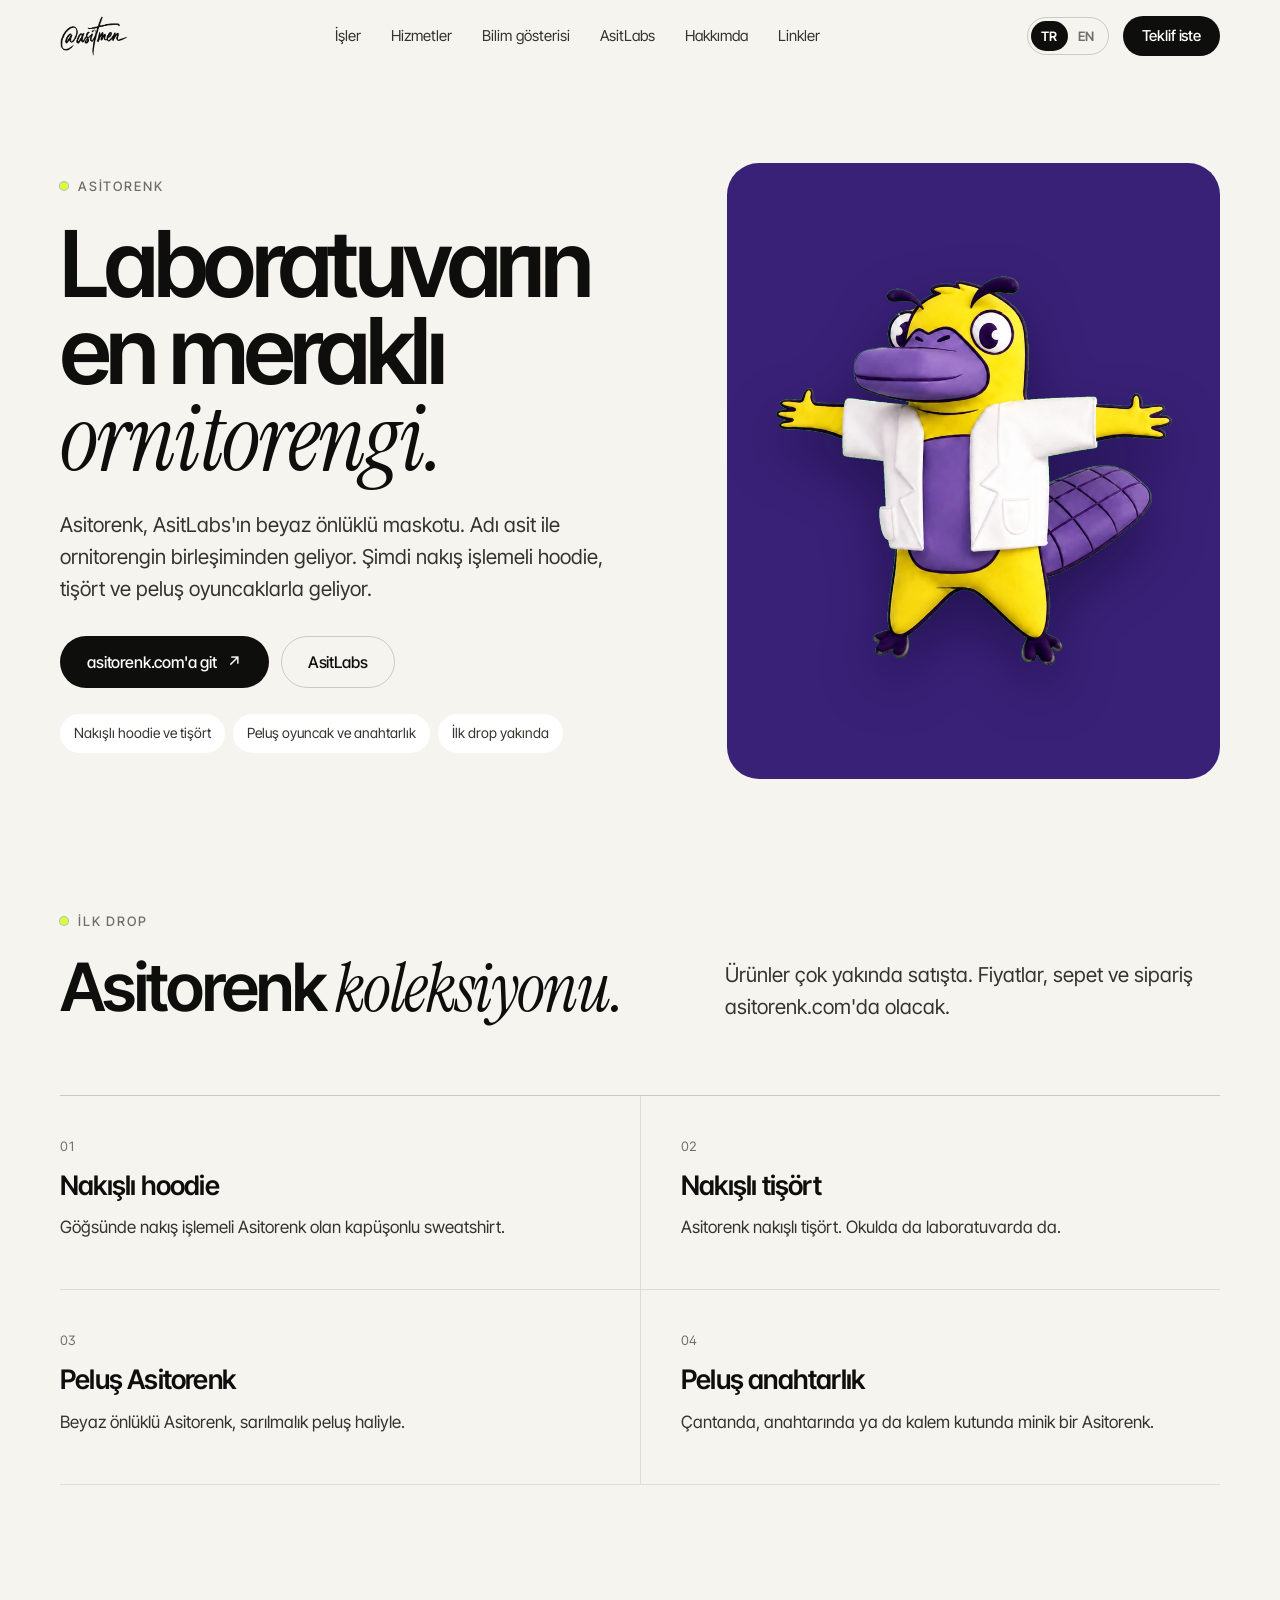
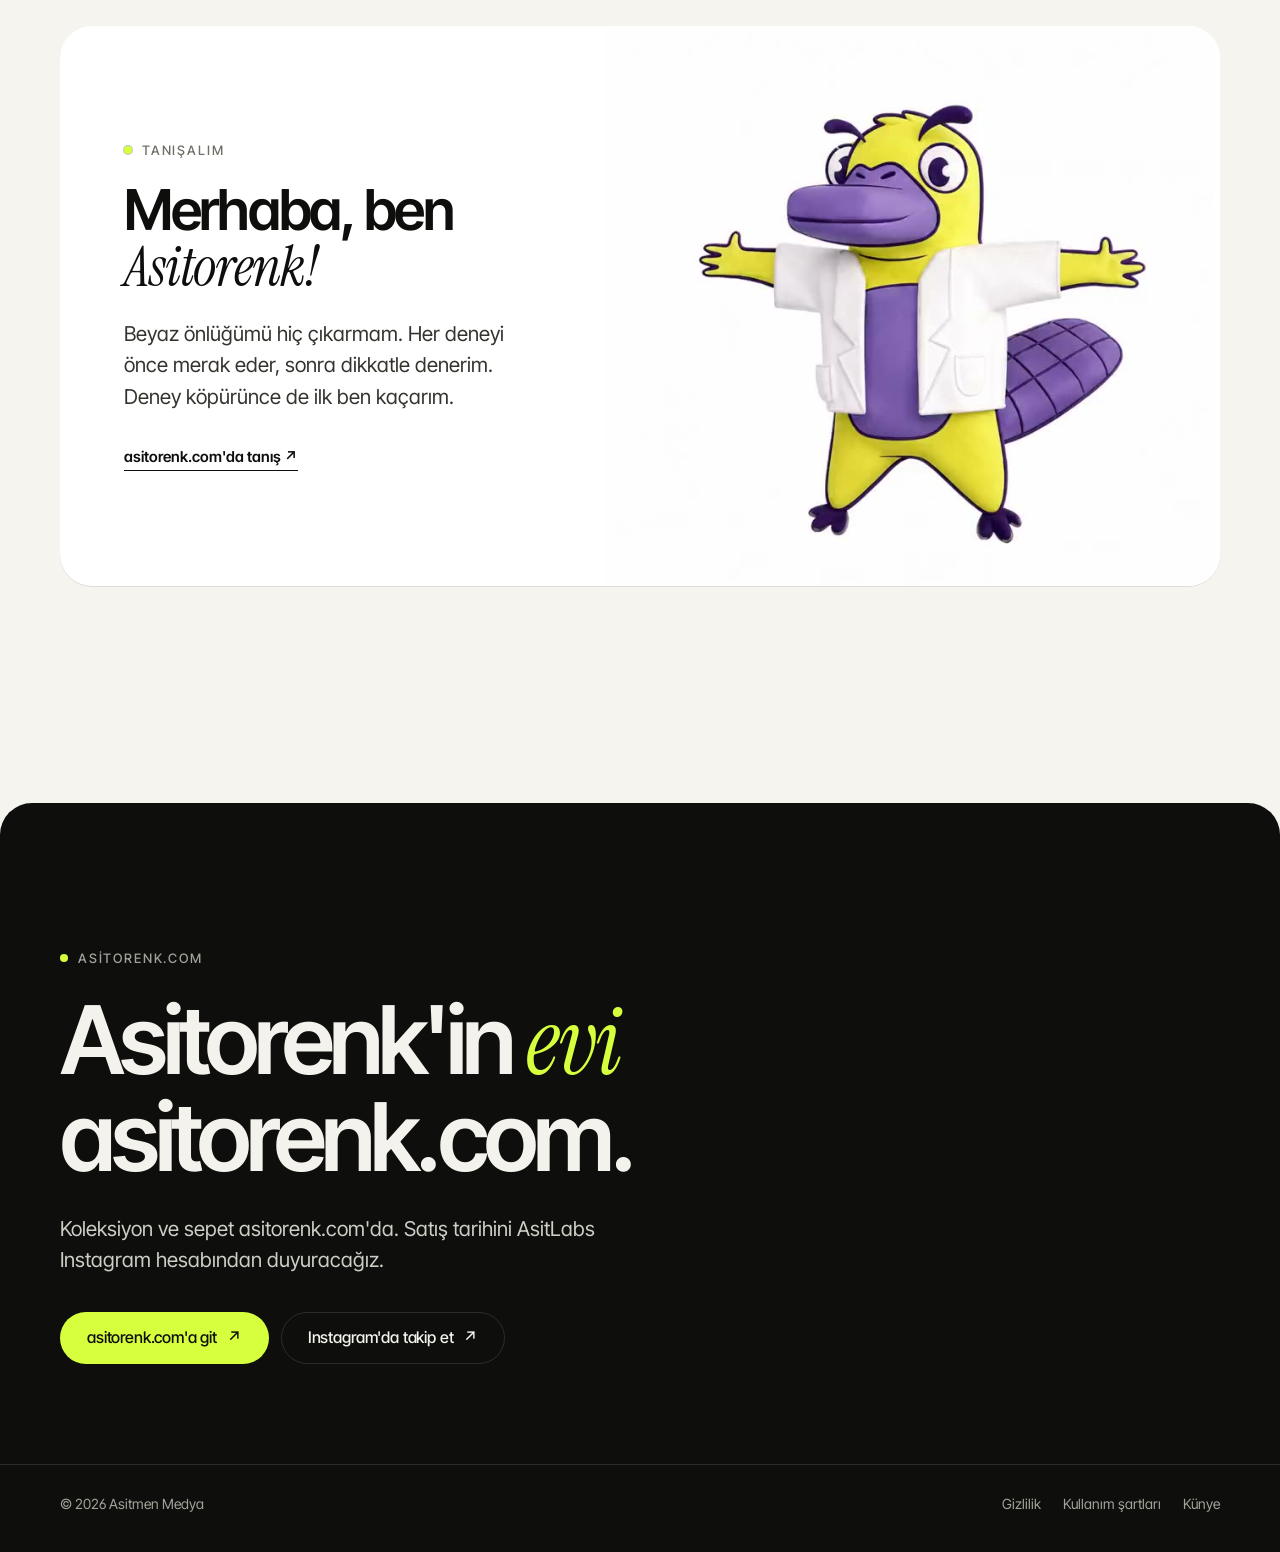
<file: asitorenk/index.html>
<!doctype html>
<html lang="tr">
<head>
<meta charset="utf-8">
<meta name="viewport" content="width=device-width, initial-scale=1, viewport-fit=cover">
<title>Asitorenk | AsitLabs&#x27;ın ornitorenk maskotu</title>
<meta name="description" content="Asitorenk, AsitLabs&#x27;ın beyaz önlüklü ornitorenk maskotu. Nakış işlemeli hoodie, tişört ve peluş oyuncaklar çok yakında asitorenk.com&#x27;da.">
<link rel="canonical" href="https://www.asitmen.com/asitorenk/">

<meta name="theme-color" content="#f5f4ef">
<meta property="og:type" content="website">
<meta property="og:site_name" content="Asitmen">
<meta property="og:locale" content="tr_TR">
<meta property="og:title" content="Asitorenk | AsitLabs&#x27;ın ornitorenk maskotu">
<meta property="og:description" content="Asitorenk, AsitLabs&#x27;ın beyaz önlüklü ornitorenk maskotu. Nakış işlemeli hoodie, tişört ve peluş oyuncaklar çok yakında asitorenk.com&#x27;da.">
<meta property="og:url" content="https://www.asitmen.com/asitorenk/">
<meta property="og:image" content="https://www.asitmen.com/static/img/og.jpg">
<meta property="og:image:width" content="1200">
<meta property="og:image:height" content="630">
<meta name="twitter:card" content="summary_large_image">
<link rel="icon" href="/favicon.svg" type="image/svg+xml">
<link rel="icon" href="/favicon-32.png" sizes="32x32" type="image/png">
<link rel="apple-touch-icon" href="/apple-touch-icon.png">
<link rel="preconnect" href="https://fonts.googleapis.com">
<link rel="preconnect" href="https://fonts.gstatic.com" crossorigin>
<link rel="stylesheet" href="https://fonts.googleapis.com/css2?family=Instrument+Serif:ital@0;1&family=Inter+Tight:wght@400;500;600;700&display=swap">
<link rel="stylesheet" href="/static/style.css?v=1795840744">
<script>document.documentElement.classList.add('js')</script>
<script type="application/ld+json">{"@context": "https://schema.org", "@type": "Person", "name": "Yasin Aydın", "alternateName": "Asitmen", "url": "https://www.asitmen.com/", "image": "https://www.asitmen.com/static/img/og.jpg", "email": "mailto:contact@asitmen.com", "jobTitle": "Bilim içerik üreticisi", "address": {"@type": "PostalAddress", "addressLocality": "Uşak", "addressCountry": "TR"}, "sameAs": ["https://www.youtube.com/@asitmen", "https://www.instagram.com/asitmen", "https://www.tiktok.com/@asitmen", "https://www.linkedin.com/in/asitmen", "https://x.com/asitmen", "https://www.facebook.com/asitmenfb"]}</script>

<script defer src="https://cloud.umami.is/script.js" data-website-id="28f9ae71-fcfd-4f28-82b6-16cc74342eee"></script>
<script>document.addEventListener('click',function(e){var l=e.target.closest&&e.target.closest('a[href]');if(!l||l.hasAttribute('data-umami-event')||!window.umami)return;var u;try{u=new URL(l.href,location.href)}catch(x){return}var h=u.hostname.replace(/^www\./,''),ad=null;if(u.protocol==='mailto:')ad='E-posta';else if(u.protocol==='tel:')ad='Telefon';else if(h!==location.hostname.replace(/^www\./,'')){var m={'wa.me':'WhatsApp','api.whatsapp.com':'WhatsApp','instagram.com':'Instagram','ig.me':'Instagram DM','tiktok.com':'TikTok','youtube.com':'YouTube','youtu.be':'YouTube','linkedin.com':'LinkedIn','x.com':'X','twitter.com':'X','facebook.com':'Facebook'};ad=m[h]||h}if(ad)umami.track(('Tıklama: '+ad).slice(0,50),{metin:(l.innerText||l.getAttribute('aria-label')||'').trim().slice(0,100),sayfa:location.pathname})},true);</script>
</head>
<body>
<a class="sr-only" href="#main">İçeriğe geç</a>
<header class="nav">
  <div class="wrap nav-inner">
    <a class="brand" href="/" aria-label="Asitmen"><img src="/static/img/logo/imza.png" alt="@asitmen" width="857" height="505"></a>
    <nav class="nav-links" aria-label="Menu"><a href="/#isler">İşler</a><a href="/#hizmetler">Hizmetler</a><a href="/bilim-gosterisi/">Bilim gösterisi</a><a href="/asitlabs/">AsitLabs</a><a href="/#hakkimda">Hakkımda</a><a href="/link/">Linkler</a></nav>
    <div class="nav-right">
      <a class="nav-quick" href="/link/">Linkler</a>
      <div class="lang" role="group" aria-label="Dil / Language">
        <a href="/asitorenk/" hreflang="tr" lang="tr" aria-current="true">TR</a>
        <a href="/en/" hreflang="en" lang="en" aria-current="false">EN</a>
      </div>
      <a class="btn btn-ink btn-sm" href="/#iletisim">Teklif iste</a>
    </div>
  </div>
</header>

<main id="main">
  <section class="page-hero">
    <div class="wrap page-hero-grid">
      <div class="page-hero-text">
        <span class="eyebrow">Asitorenk</span>
        <h1>Laboratuvarın en meraklı <em>ornitorengi.</em></h1>
        <p class="lead">Asitorenk, AsitLabs&#x27;ın beyaz önlüklü maskotu. Adı asit ile ornitorengin birleşiminden geliyor. Şimdi nakış işlemeli hoodie, tişört ve peluş oyuncaklarla geliyor.</p>
        <div class="hero-cta"><a class="btn btn-ink" href="https://asitorenk.com" target="_blank" rel="noopener">asitorenk.com&#x27;a git <span class="arrow" aria-hidden="true">↗</span></a><a class="btn btn-ghost" href="/asitlabs/">AsitLabs</a></div>
        <ul class="facts"><li>Nakışlı hoodie ve tişört</li><li>Peluş oyuncak ve anahtarlık</li><li>İlk drop yakında</li></ul>
      </div>
      <div class="page-hero-media asitorenk-media"><img src="/static/asitorenk/hero-karakter.webp" alt="Beyaz laboratuvar önlüklü sarı-mor ornitorenk Asitorenk" width="760" height="750"></div>
    </div>
  </section>

  <section class="section" style="padding-top:0">
    <div class="wrap">
      <div class="section-head split"><div><span class="eyebrow">İlk drop</span><h2 style="margin-top:20px">Asitorenk <em>koleksiyonu.</em></h2></div><p class="lead">Ürünler çok yakında satışta. Fiyatlar, sepet ve sipariş asitorenk.com&#x27;da olacak.</p></div>
      <div class="why"><div class="why-item reveal"><span class="num">01</span><h3>Nakışlı hoodie</h3><p>Göğsünde nakış işlemeli Asitorenk olan kapüşonlu sweatshirt.</p></div><div class="why-item reveal"><span class="num">02</span><h3>Nakışlı tişört</h3><p>Asitorenk nakışlı tişört. Okulda da laboratuvarda da.</p></div><div class="why-item reveal"><span class="num">03</span><h3>Peluş Asitorenk</h3><p>Beyaz önlüklü Asitorenk, sarılmalık peluş haliyle.</p></div><div class="why-item reveal"><span class="num">04</span><h3>Peluş anahtarlık</h3><p>Çantanda, anahtarında ya da kalem kutunda minik bir Asitorenk.</p></div></div>
    </div>
  </section>

  <section class="section" style="padding-top:0">
    <div class="wrap">
      <a class="feature feature-link reveal" href="https://asitorenk.com" target="_blank" rel="noopener">
        <div class="feature-text">
          <span class="eyebrow">Tanışalım</span>
          <h2>Merhaba, ben <em>Asitorenk!</em></h2>
          <p class="lead">Beyaz önlüğümü hiç çıkarmam. Her deneyi önce merak eder, sonra dikkatle denerim. Deney köpürünce de ilk ben kaçarım.</p>
          <span class="service-link">asitorenk.com'da tanış ↗</span>
        </div>
        <div class="feature-media asitorenk-video">
          <video data-autoplay muted loop playsinline preload="none" poster="/static/asitorenk/tanis2.jpg" aria-hidden="true">
            <source src="/static/asitorenk/tanis2.mp4" type="video/mp4">
          </video>
        </div>
      </a>
    </div>
  </section>
</main>

<div class="contact">
  <section class="section">
    <div class="wrap">
      <span class="eyebrow">asitorenk.com</span>
      <h2 style="margin-top:22px">Asitorenk'in <em>evi</em> asitorenk.com.</h2>
      <p class="lead cta-lead">Koleksiyon ve sepet asitorenk.com'da. Satış tarihini AsitLabs Instagram hesabından duyuracağız.</p>
      <div class="hero-cta cta-left"><a class="btn btn-accent" href="https://asitorenk.com" target="_blank" rel="noopener">asitorenk.com&#x27;a git <span class="arrow" aria-hidden="true">↗</span></a><a class="btn btn-ghost-dark" href="https://www.instagram.com/asitlabs" target="_blank" rel="noopener">Instagram&#x27;da takip et <span class="arrow" aria-hidden="true">↗</span></a></div>
    </div>
  </section>
  <footer class="footer">
    <div class="wrap footer-inner">
      <span>© 2026 Asitmen Medya</span>
      <nav aria-label="Legal"><a href="/yasal/#gizlilik">Gizlilik</a><a href="/yasal/#sartlar">Kullanım şartları</a><a href="/yasal/#kunye">Künye</a></nav>
    </div>
  </footer>
</div>
<script src="/static/main.js?v=1795840744" defer></script>
</body>
</html>
</file>
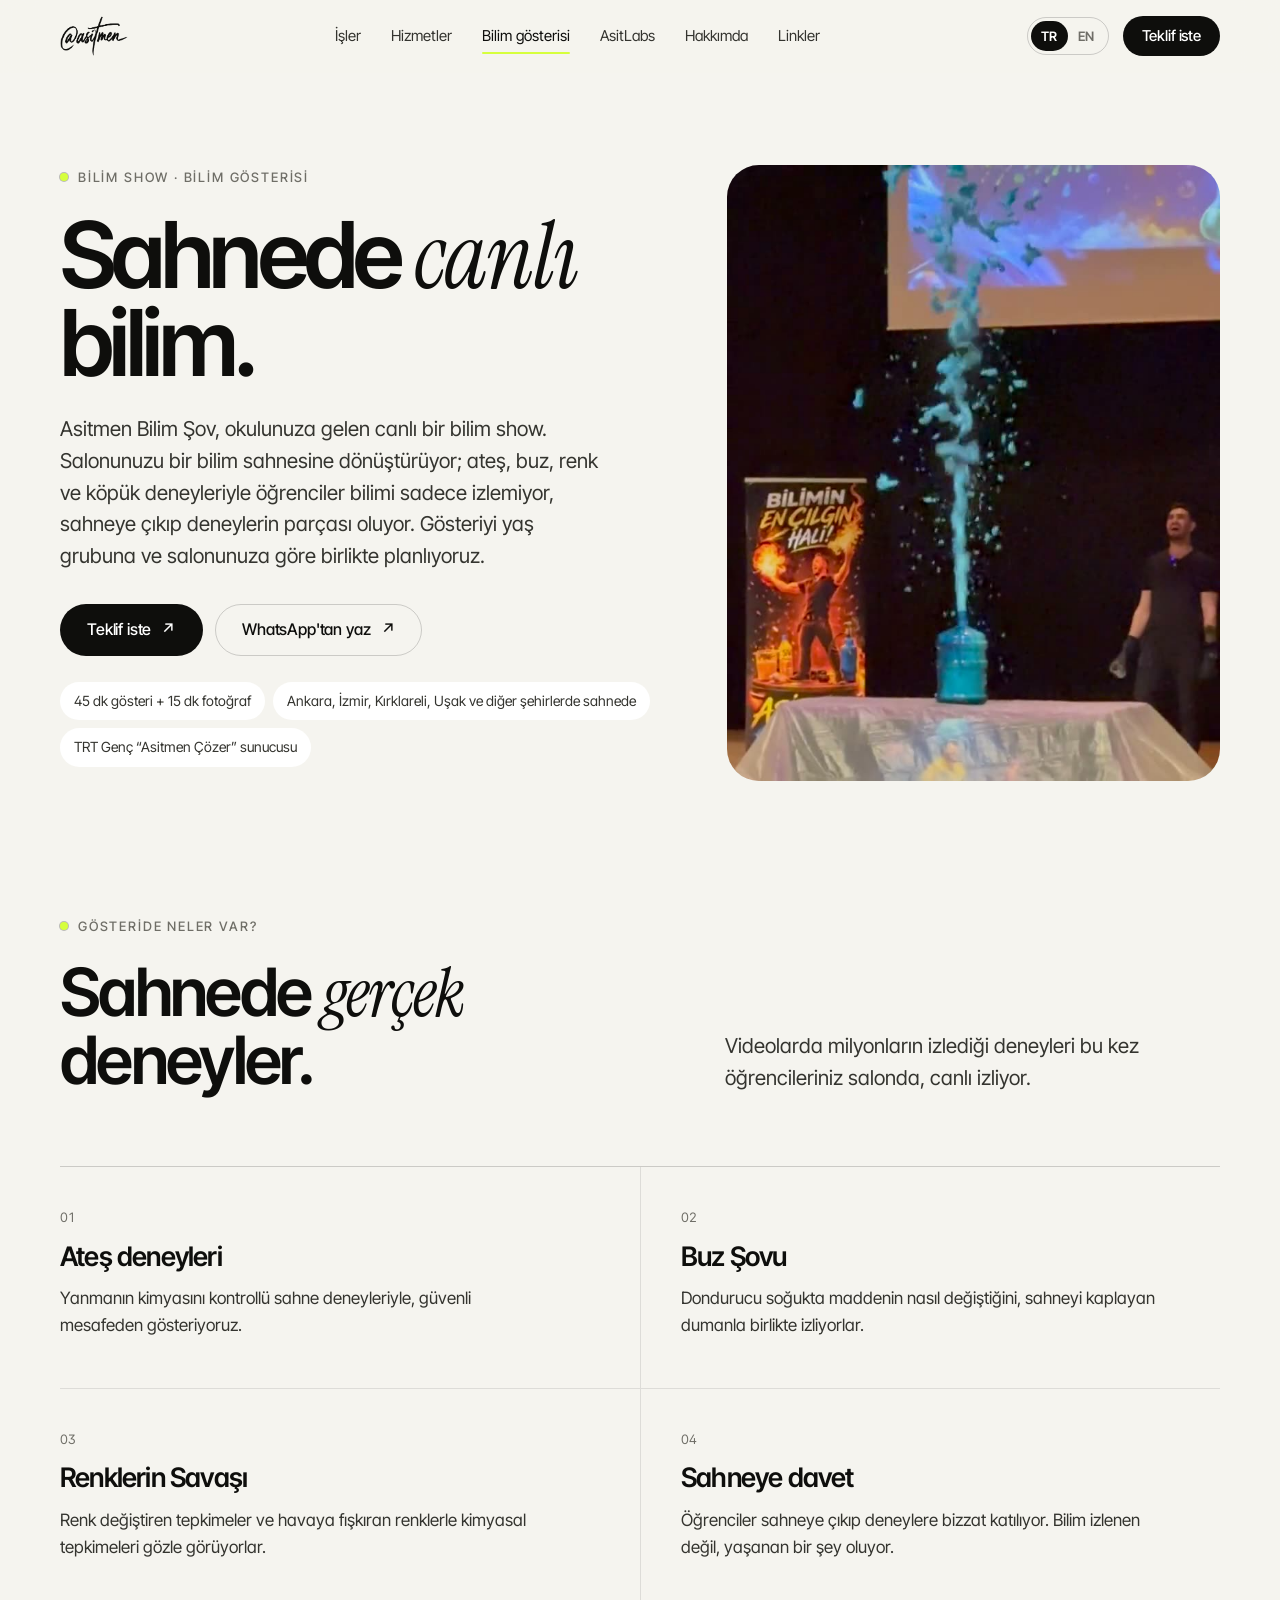
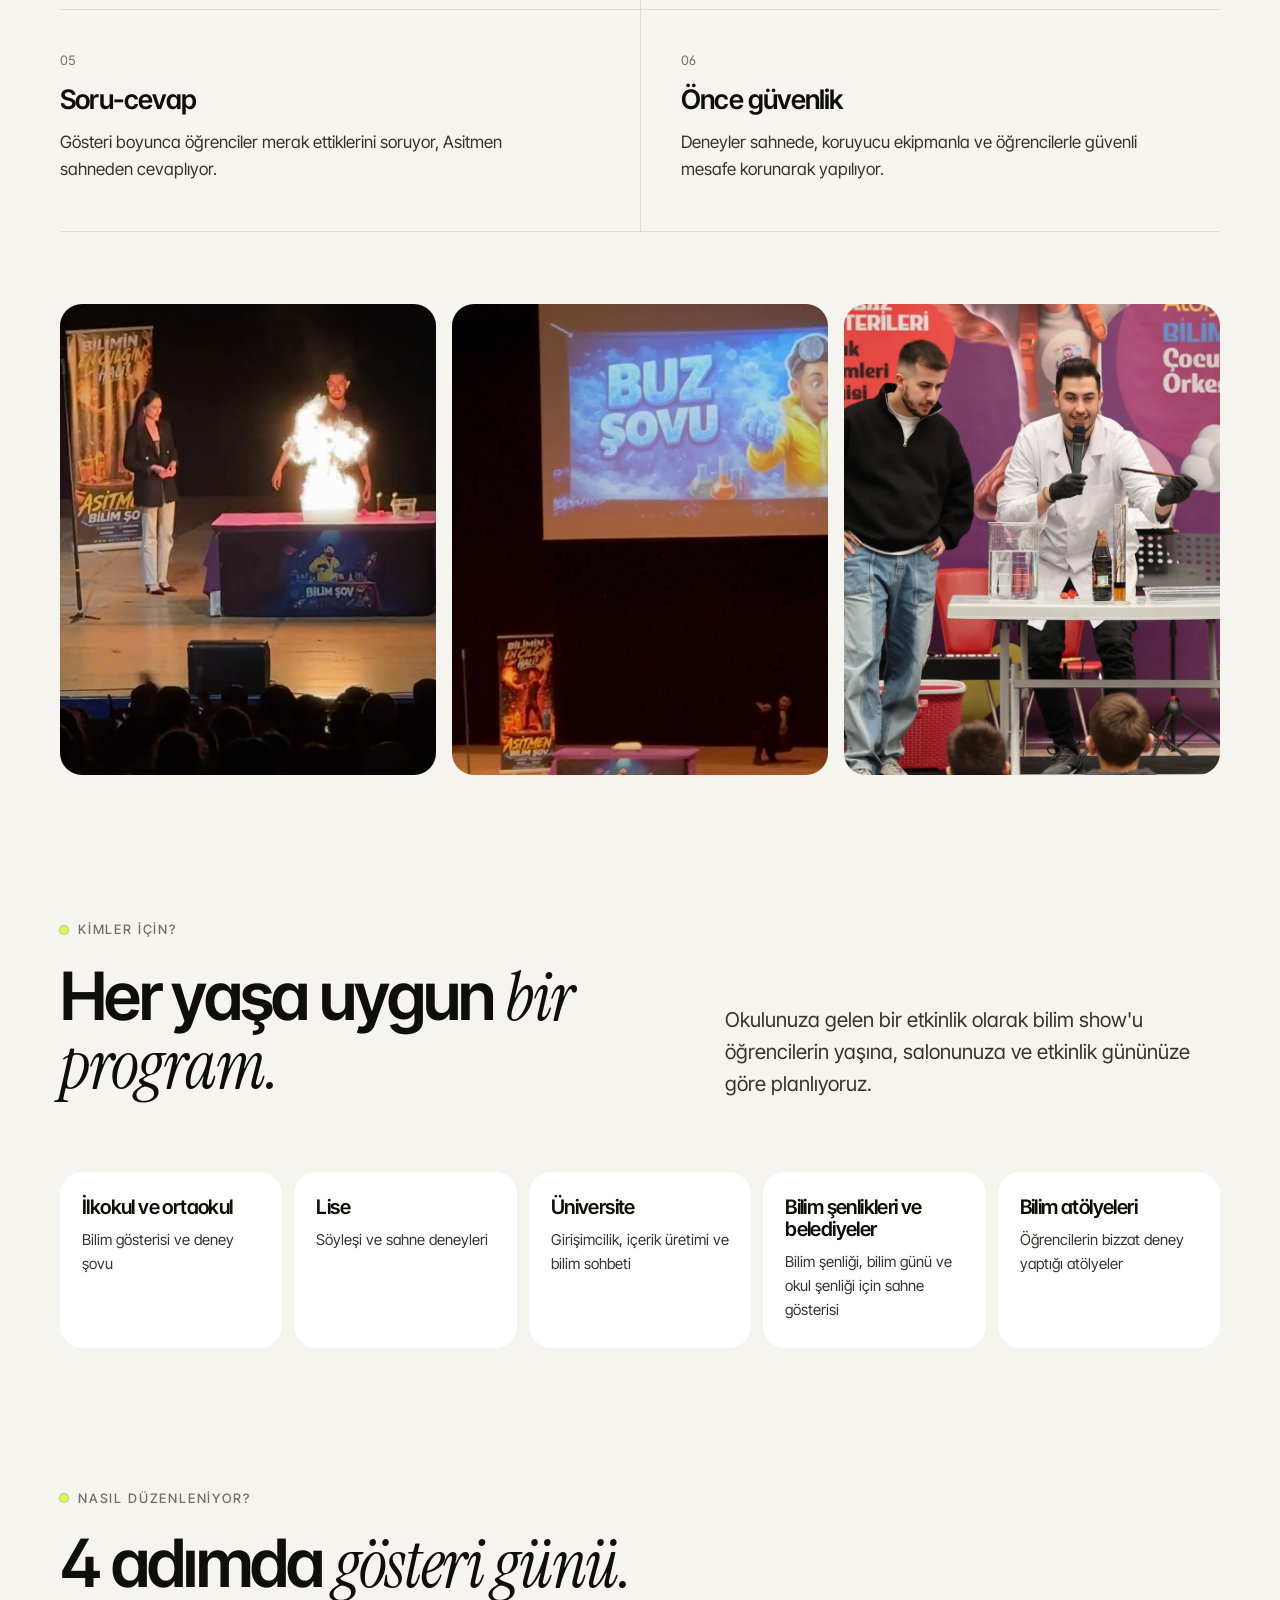
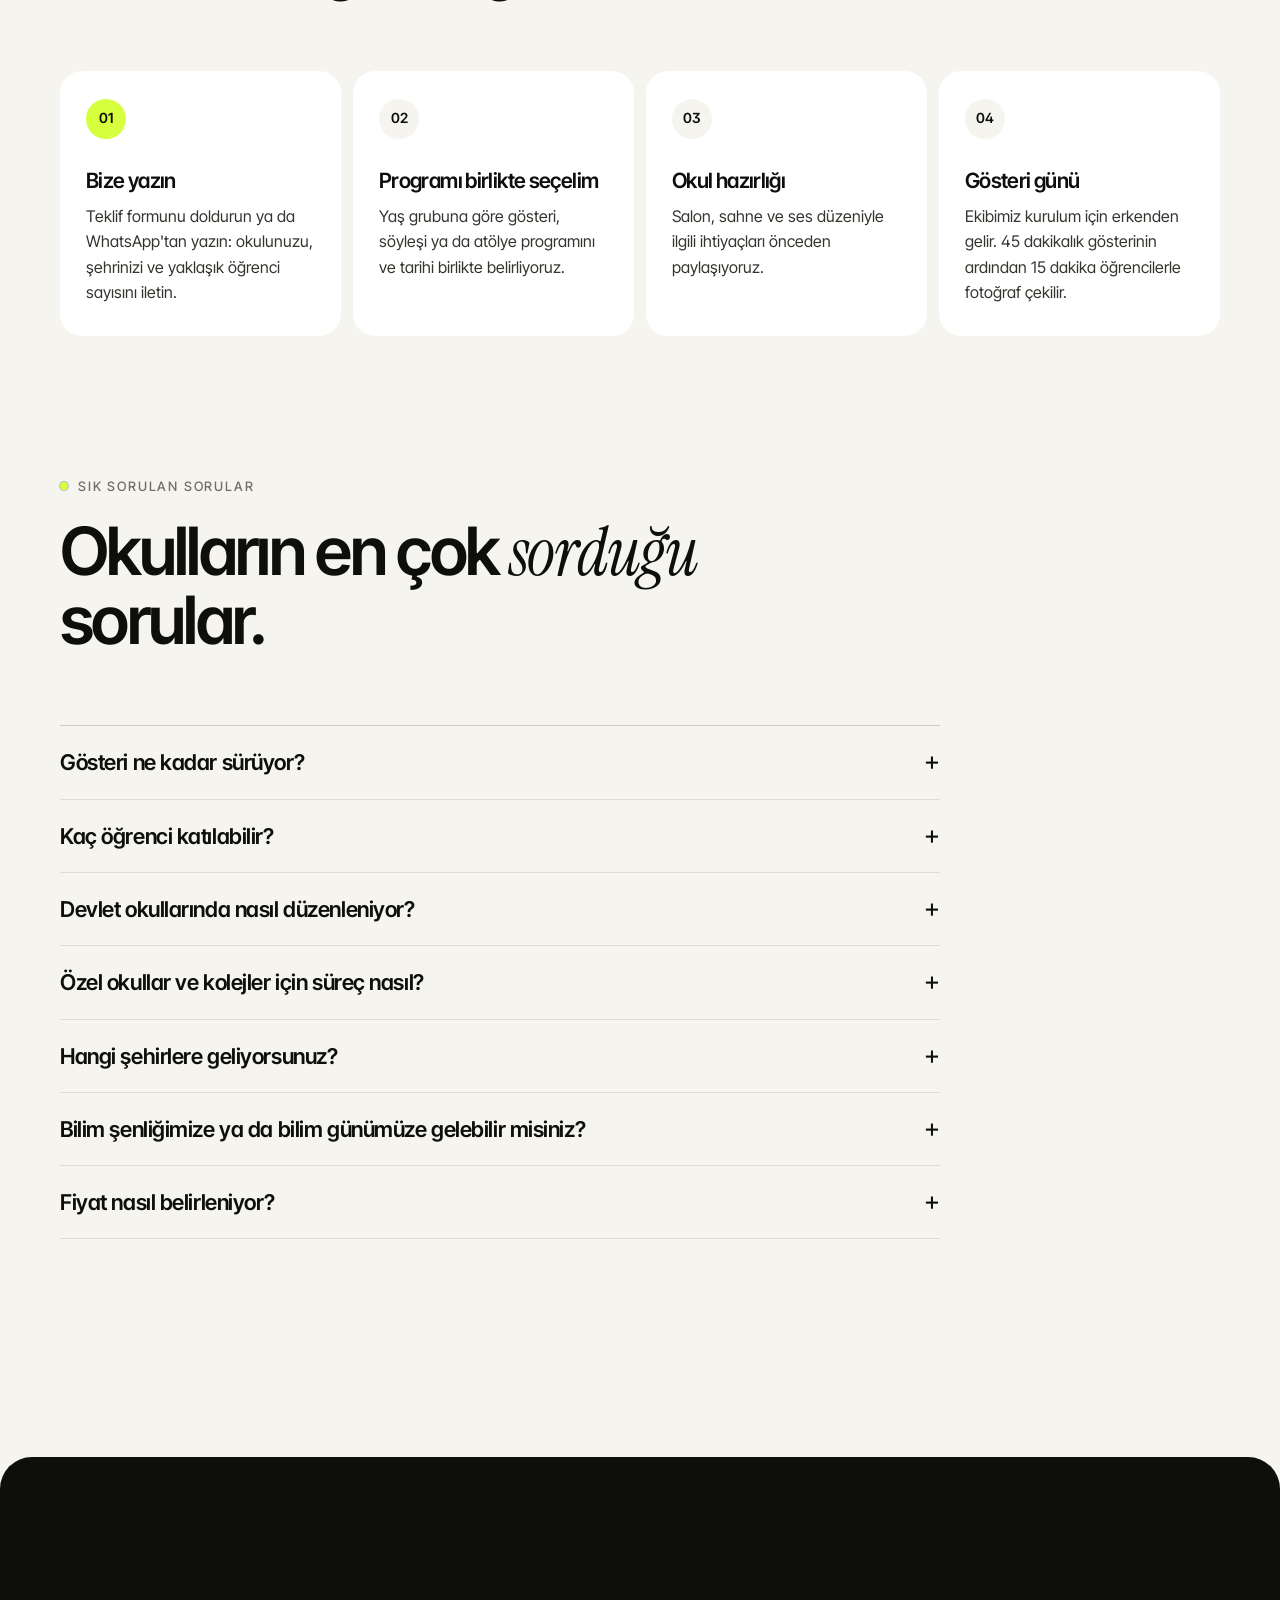
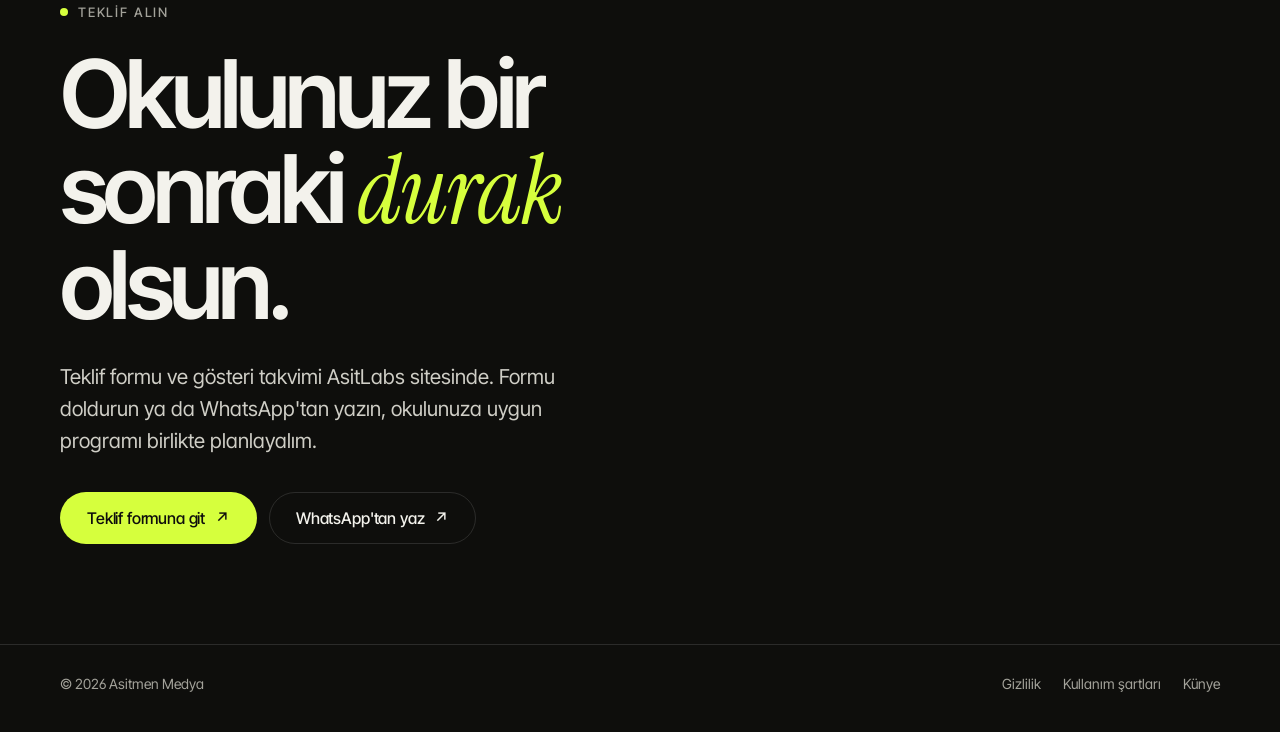
<file: bilim-gosterisi/index.html>
<!doctype html>
<html lang="tr">
<head>
<meta charset="utf-8">
<meta name="viewport" content="width=device-width, initial-scale=1, viewport-fit=cover">
<title>Okullar için Bilim Show | Asitmen Bilim Şov</title>
<meta name="description" content="Asitmen Bilim Şov: okullara, kolejlere, belediyelere ve bilim şenliklerine gelen 45 dakikalık canlı bilim show. Ateş, buz, renk ve köpük deneyleri; öğrenciler sahneye çıkıp deneylere katılıyor.">
<link rel="canonical" href="https://www.asitmen.com/bilim-gosterisi/">

<meta name="theme-color" content="#f5f4ef">
<meta property="og:type" content="website">
<meta property="og:site_name" content="Asitmen">
<meta property="og:locale" content="tr_TR">
<meta property="og:title" content="Okullar için Bilim Show | Asitmen Bilim Şov">
<meta property="og:description" content="Asitmen Bilim Şov: okullara, kolejlere, belediyelere ve bilim şenliklerine gelen 45 dakikalık canlı bilim show. Ateş, buz, renk ve köpük deneyleri; öğrenciler sahneye çıkıp deneylere katılıyor.">
<meta property="og:url" content="https://www.asitmen.com/bilim-gosterisi/">
<meta property="og:image" content="https://www.asitmen.com/static/img/og.jpg">
<meta property="og:image:width" content="1200">
<meta property="og:image:height" content="630">
<meta name="twitter:card" content="summary_large_image">
<link rel="icon" href="/favicon.svg" type="image/svg+xml">
<link rel="icon" href="/favicon-32.png" sizes="32x32" type="image/png">
<link rel="apple-touch-icon" href="/apple-touch-icon.png">
<link rel="preconnect" href="https://fonts.googleapis.com">
<link rel="preconnect" href="https://fonts.gstatic.com" crossorigin>
<link rel="stylesheet" href="https://fonts.googleapis.com/css2?family=Instrument+Serif:ital@0;1&family=Inter+Tight:wght@400;500;600;700&display=swap">
<link rel="stylesheet" href="/static/style.css?v=1795840744">
<script>document.documentElement.classList.add('js')</script>
<script type="application/ld+json">{"@context": "https://schema.org", "@type": "Person", "name": "Yasin Aydın", "alternateName": "Asitmen", "url": "https://www.asitmen.com/", "image": "https://www.asitmen.com/static/img/og.jpg", "email": "mailto:contact@asitmen.com", "jobTitle": "Bilim içerik üreticisi", "address": {"@type": "PostalAddress", "addressLocality": "Uşak", "addressCountry": "TR"}, "sameAs": ["https://www.youtube.com/@asitmen", "https://www.instagram.com/asitmen", "https://www.tiktok.com/@asitmen", "https://www.linkedin.com/in/asitmen", "https://x.com/asitmen", "https://www.facebook.com/asitmenfb"]}</script>
<script type="application/ld+json">{"@context": "https://schema.org", "@type": "Service", "name": "Asitmen Bilim Şov", "alternateName": ["Bilim show", "Bilim gösterisi", "Okullar için bilim şovu"], "serviceType": "Okullar için canlı bilim gösterisi", "description": "Okullara, kolejlere, belediyelere ve bilim şenliklerine gelen 45 dakikalık canlı deney gösterisi.", "provider": {"@type": "Person", "name": "Yasin Aydın", "alternateName": "Asitmen", "url": "https://www.asitmen.com/"}, "areaServed": {"@type": "Country", "name": "Türkiye"}, "audience": {"@type": "EducationalAudience", "educationalRole": "student"}, "url": "https://www.asitmen.com/bilim-gosterisi/"}</script><script type="application/ld+json">{"@context": "https://schema.org", "@type": "FAQPage", "mainEntity": [{"@type": "Question", "name": "Gösteri ne kadar sürüyor?", "acceptedAnswer": {"@type": "Answer", "text": "Gösteri 45 dakika sürüyor. Ardından yaklaşık 15 dakika öğrencilerle fotoğraf çekiliyor. Toplamda 1 saat ayırmanız yeterli."}}, {"@type": "Question", "name": "Kaç öğrenci katılabilir?", "acceptedAnswer": {"@type": "Answer", "text": "Gösteriyi salonunuzun kapasitesine göre planlıyoruz. Bugüne kadar okul konferans salonlarında ve çok amaçlı salonlarda kalabalık öğrenci gruplarına gösteri yaptık."}}, {"@type": "Question", "name": "Devlet okullarında nasıl düzenleniyor?", "acceptedAnswer": {"@type": "Answer", "text": "MEB'in sosyal etkinlik kurallarına göre devlet okullarında katılan öğrencilerden ücret alınamıyor. Bu yüzden gösteri okul, belediye ya da bir sponsorun desteğiyle düzenleniyor."}}, {"@type": "Question", "name": "Özel okullar ve kolejler için süreç nasıl?", "acceptedAnswer": {"@type": "Answer", "text": "Program, tarih ve ücret doğrudan okulla planlanıyor. Teklif formunu doldurmanız yeterli, size özel teklifle dönüyoruz."}}, {"@type": "Question", "name": "Hangi şehirlere geliyorsunuz?", "acceptedAnswer": {"@type": "Answer", "text": "Şimdiye kadar Ankara, İzmir, Kırklareli ve Uşak gibi birçok şehirde bilim show yaptık. İstanbul, Bursa, Antalya, Diyarbakır ya da başka bir şehirdeyseniz de yazın; tarih ve ulaşım planına göre değerlendiriyoruz."}}, {"@type": "Question", "name": "Bilim şenliğimize ya da bilim günümüze gelebilir misiniz?", "acceptedAnswer": {"@type": "Answer", "text": "Evet. Bilim şenliği açılışı, bilim günü, okul şenliği ya da dönem sonu etkinliği gibi günler için gösteriyi o günün programına göre planlıyoruz. Tarihi erken bildirirseniz takvimde yer ayırmak kolaylaşır."}}, {"@type": "Question", "name": "Fiyat nasıl belirleniyor?", "acceptedAnswer": {"@type": "Answer", "text": "Fiyat; program türüne, öğrenci sayısına, şehre ve tarihe göre değişiyor. Teklif formunu doldurduğunuzda size özel teklif hazırlıyoruz."}}]}</script>
<script defer src="https://cloud.umami.is/script.js" data-website-id="28f9ae71-fcfd-4f28-82b6-16cc74342eee"></script>
<script>document.addEventListener('click',function(e){var l=e.target.closest&&e.target.closest('a[href]');if(!l||l.hasAttribute('data-umami-event')||!window.umami)return;var u;try{u=new URL(l.href,location.href)}catch(x){return}var h=u.hostname.replace(/^www\./,''),ad=null;if(u.protocol==='mailto:')ad='E-posta';else if(u.protocol==='tel:')ad='Telefon';else if(h!==location.hostname.replace(/^www\./,'')){var m={'wa.me':'WhatsApp','api.whatsapp.com':'WhatsApp','instagram.com':'Instagram','ig.me':'Instagram DM','tiktok.com':'TikTok','youtube.com':'YouTube','youtu.be':'YouTube','linkedin.com':'LinkedIn','x.com':'X','twitter.com':'X','facebook.com':'Facebook'};ad=m[h]||h}if(ad)umami.track(('Tıklama: '+ad).slice(0,50),{metin:(l.innerText||l.getAttribute('aria-label')||'').trim().slice(0,100),sayfa:location.pathname})},true);</script>
</head>
<body>
<a class="sr-only" href="#main">İçeriğe geç</a>
<header class="nav">
  <div class="wrap nav-inner">
    <a class="brand" href="/" aria-label="Asitmen"><img src="/static/img/logo/imza.png" alt="@asitmen" width="857" height="505"></a>
    <nav class="nav-links" aria-label="Menu"><a href="/#isler">İşler</a><a href="/#hizmetler">Hizmetler</a><a href="/bilim-gosterisi/" aria-current="page">Bilim gösterisi</a><a href="/asitlabs/">AsitLabs</a><a href="/#hakkimda">Hakkımda</a><a href="/link/">Linkler</a></nav>
    <div class="nav-right">
      <a class="nav-quick" href="/link/">Linkler</a>
      <div class="lang" role="group" aria-label="Dil / Language">
        <a href="/bilim-gosterisi/" hreflang="tr" lang="tr" aria-current="true">TR</a>
        <a href="/en/" hreflang="en" lang="en" aria-current="false">EN</a>
      </div>
      <a class="btn btn-ink btn-sm" href="/#iletisim">Teklif iste</a>
    </div>
  </div>
</header>

<main id="main">
  <section class="page-hero">
    <div class="wrap page-hero-grid">
      <div class="page-hero-text">
        <span class="eyebrow">Bilim show · Bilim gösterisi</span>
        <h1>Sahnede <em>canlı</em> bilim.</h1>
        <p class="lead">Asitmen Bilim Şov, okulunuza gelen canlı bir bilim show. Salonunuzu bir bilim sahnesine dönüştürüyor; ateş, buz, renk ve köpük deneyleriyle öğrenciler bilimi sadece izlemiyor, sahneye çıkıp deneylerin parçası oluyor. Gösteriyi yaş grubuna ve salonunuza göre birlikte planlıyoruz.</p>
        <div class="hero-cta"><a class="btn btn-ink" href="https://asitlabs.com/pages/bilim-gosterisi#okullar" target="_blank" rel="noopener">Teklif iste <span class="arrow" aria-hidden="true">↗</span></a><a class="btn btn-ghost" href="https://wa.me/908503078467?text=Merhaba%2C+bilim+g%C3%B6sterisi+hakk%C4%B1nda+bilgi+almak+istiyorum." target="_blank" rel="noopener">WhatsApp&#x27;tan yaz <span class="arrow" aria-hidden="true">↗</span></a></div>
        <ul class="facts"><li>45 dk gösteri + 15 dk fotoğraf</li><li>Ankara, İzmir, Kırklareli, Uşak ve diğer şehirlerde sahnede</li><li>TRT Genç “Asitmen Çözer” sunucusu</li></ul>
      </div>
      <div class="page-hero-media "><video data-autoplay muted loop playsinline preload="metadata" poster="/static/img/sahne-renkler-poster.jpg" aria-label="Asitmen Bilim Şov sahnesinde Renklerin Savaşı deneyi"><source src="/static/labs/renkler.mp4" type="video/mp4"></video></div>
    </div>
  </section>

  <section class="section" style="padding-top:0">
    <div class="wrap">
      <div class="section-head split"><div><span class="eyebrow">Gösteride neler var?</span><h2 style="margin-top:20px">Sahnede <em>gerçek</em> deneyler.</h2></div><p class="lead">Videolarda milyonların izlediği deneyleri bu kez öğrencileriniz salonda, canlı izliyor.</p></div>
      <div class="why"><div class="why-item reveal"><span class="num">01</span><h3>Ateş deneyleri</h3><p>Yanmanın kimyasını kontrollü sahne deneyleriyle, güvenli mesafeden gösteriyoruz.</p></div><div class="why-item reveal"><span class="num">02</span><h3>Buz Şovu</h3><p>Dondurucu soğukta maddenin nasıl değiştiğini, sahneyi kaplayan dumanla birlikte izliyorlar.</p></div><div class="why-item reveal"><span class="num">03</span><h3>Renklerin Savaşı</h3><p>Renk değiştiren tepkimeler ve havaya fışkıran renklerle kimyasal tepkimeleri gözle görüyorlar.</p></div><div class="why-item reveal"><span class="num">04</span><h3>Sahneye davet</h3><p>Öğrenciler sahneye çıkıp deneylere bizzat katılıyor. Bilim izlenen değil, yaşanan bir şey oluyor.</p></div><div class="why-item reveal"><span class="num">05</span><h3>Soru-cevap</h3><p>Gösteri boyunca öğrenciler merak ettiklerini soruyor, Asitmen sahneden cevaplıyor.</p></div><div class="why-item reveal"><span class="num">06</span><h3>Önce güvenlik</h3><p>Deneyler sahnede, koruyucu ekipmanla ve öğrencilerle güvenli mesafe korunarak yapılıyor.</p></div></div>
      <div class="stage-grid"><figure class="reveal"><video data-autoplay muted loop playsinline preload="none" poster="/static/img/sahne-ates-poster.jpg" aria-label="Bilim Şov sahnesinde ateş deneyi"><source src="/static/labs/ates.mp4" type="video/mp4"></video></figure><figure class="reveal"><img src="/static/img/sahne-buz.webp" alt="Bilim Şov'da Buz Şovu bölümü" loading="lazy"></figure><figure class="reveal"><img src="/static/img/bilim-show.webp" alt="Okulda bilim show sahnesinde deney" loading="lazy"></figure></div>
    </div>
  </section>

  <section class="section" style="padding-top:0">
    <div class="wrap">
      <div class="section-head split"><div><span class="eyebrow">Kimler için?</span><h2 style="margin-top:20px">Her yaşa uygun <em>bir program.</em></h2></div><p class="lead">Okulunuza gelen bir etkinlik olarak bilim show&#x27;u öğrencilerin yaşına, salonunuza ve etkinlik gününüze göre planlıyoruz.</p></div>
      <div class="programs"><div class="program reveal"><h3>İlkokul ve ortaokul</h3><p>Bilim gösterisi ve deney şovu</p></div><div class="program reveal"><h3>Lise</h3><p>Söyleşi ve sahne deneyleri</p></div><div class="program reveal"><h3>Üniversite</h3><p>Girişimcilik, içerik üretimi ve bilim sohbeti</p></div><div class="program reveal"><h3>Bilim şenlikleri ve belediyeler</h3><p>Bilim şenliği, bilim günü ve okul şenliği için sahne gösterisi</p></div><div class="program reveal"><h3>Bilim atölyeleri</h3><p>Öğrencilerin bizzat deney yaptığı atölyeler</p></div></div>
    </div>
  </section>

  <section class="section" style="padding-top:0">
    <div class="wrap">
      <div class="section-head"><span class="eyebrow">Nasıl düzenleniyor?</span><h2>4 adımda <em>gösteri günü.</em></h2></div>
      <div class="process"><div class="step reveal"><span class="num">01</span><h3>Bize yazın</h3><p>Teklif formunu doldurun ya da WhatsApp&#x27;tan yazın: okulunuzu, şehrinizi ve yaklaşık öğrenci sayısını iletin.</p></div><div class="step reveal"><span class="num">02</span><h3>Programı birlikte seçelim</h3><p>Yaş grubuna göre gösteri, söyleşi ya da atölye programını ve tarihi birlikte belirliyoruz.</p></div><div class="step reveal"><span class="num">03</span><h3>Okul hazırlığı</h3><p>Salon, sahne ve ses düzeniyle ilgili ihtiyaçları önceden paylaşıyoruz.</p></div><div class="step reveal"><span class="num">04</span><h3>Gösteri günü</h3><p>Ekibimiz kurulum için erkenden gelir. 45 dakikalık gösterinin ardından 15 dakika öğrencilerle fotoğraf çekilir.</p></div></div>
    </div>
  </section>

  <section class="section" style="padding-top:0">
    <div class="wrap">
      <div class="section-head"><span class="eyebrow">Sık sorulan sorular</span><h2>Okulların en çok <em>sorduğu</em> sorular.</h2></div>
      <div class="faq"><details><summary>Gösteri ne kadar sürüyor?</summary><p>Gösteri 45 dakika sürüyor. Ardından yaklaşık 15 dakika öğrencilerle fotoğraf çekiliyor. Toplamda 1 saat ayırmanız yeterli.</p></details><details><summary>Kaç öğrenci katılabilir?</summary><p>Gösteriyi salonunuzun kapasitesine göre planlıyoruz. Bugüne kadar okul konferans salonlarında ve çok amaçlı salonlarda kalabalık öğrenci gruplarına gösteri yaptık.</p></details><details><summary>Devlet okullarında nasıl düzenleniyor?</summary><p>MEB&#x27;in sosyal etkinlik kurallarına göre devlet okullarında katılan öğrencilerden ücret alınamıyor. Bu yüzden gösteri okul, belediye ya da bir sponsorun desteğiyle düzenleniyor.</p></details><details><summary>Özel okullar ve kolejler için süreç nasıl?</summary><p>Program, tarih ve ücret doğrudan okulla planlanıyor. Teklif formunu doldurmanız yeterli, size özel teklifle dönüyoruz.</p></details><details><summary>Hangi şehirlere geliyorsunuz?</summary><p>Şimdiye kadar Ankara, İzmir, Kırklareli ve Uşak gibi birçok şehirde bilim show yaptık. İstanbul, Bursa, Antalya, Diyarbakır ya da başka bir şehirdeyseniz de yazın; tarih ve ulaşım planına göre değerlendiriyoruz.</p></details><details><summary>Bilim şenliğimize ya da bilim günümüze gelebilir misiniz?</summary><p>Evet. Bilim şenliği açılışı, bilim günü, okul şenliği ya da dönem sonu etkinliği gibi günler için gösteriyi o günün programına göre planlıyoruz. Tarihi erken bildirirseniz takvimde yer ayırmak kolaylaşır.</p></details><details><summary>Fiyat nasıl belirleniyor?</summary><p>Fiyat; program türüne, öğrenci sayısına, şehre ve tarihe göre değişiyor. Teklif formunu doldurduğunuzda size özel teklif hazırlıyoruz.</p></details></div>
    </div>
  </section>
</main>

<div class="contact">
  <section class="section">
    <div class="wrap">
      <span class="eyebrow">Teklif alın</span>
      <h2 style="margin-top:22px">Okulunuz bir sonraki <em>durak</em> olsun.</h2>
      <p class="lead cta-lead">Teklif formu ve gösteri takvimi AsitLabs sitesinde. Formu doldurun ya da WhatsApp'tan yazın, okulunuza uygun programı birlikte planlayalım.</p>
      <div class="hero-cta cta-left"><a class="btn btn-accent" href="https://asitlabs.com/pages/bilim-gosterisi#okullar" target="_blank" rel="noopener">Teklif formuna git <span class="arrow" aria-hidden="true">↗</span></a><a class="btn btn-ghost-dark" href="https://wa.me/908503078467?text=Merhaba%2C+bilim+g%C3%B6sterisi+hakk%C4%B1nda+bilgi+almak+istiyorum." target="_blank" rel="noopener">WhatsApp&#x27;tan yaz <span class="arrow" aria-hidden="true">↗</span></a></div>
    </div>
  </section>
  <footer class="footer">
    <div class="wrap footer-inner">
      <span>© 2026 Asitmen Medya</span>
      <nav aria-label="Legal"><a href="/yasal/#gizlilik">Gizlilik</a><a href="/yasal/#sartlar">Kullanım şartları</a><a href="/yasal/#kunye">Künye</a></nav>
    </div>
  </footer>
</div>
<script src="/static/main.js?v=1795840744" defer></script>
</body>
</html>
</file>
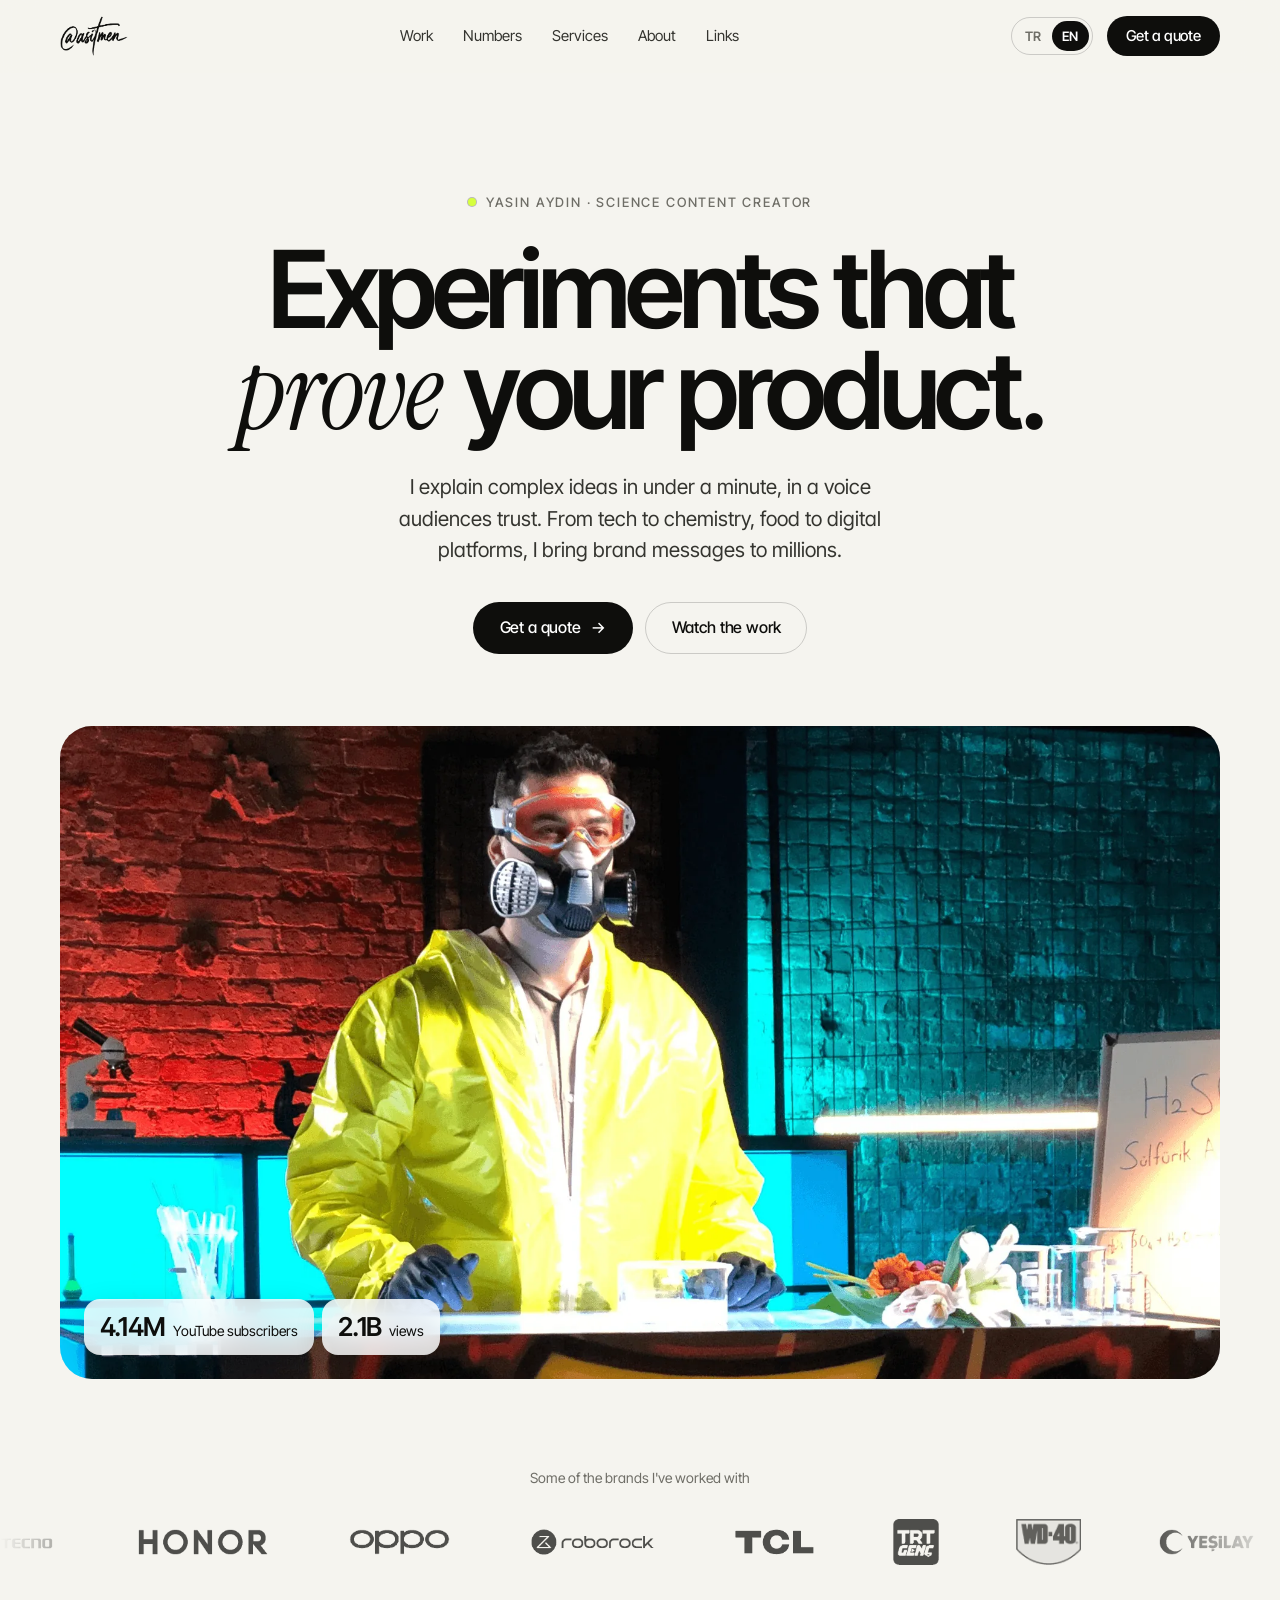
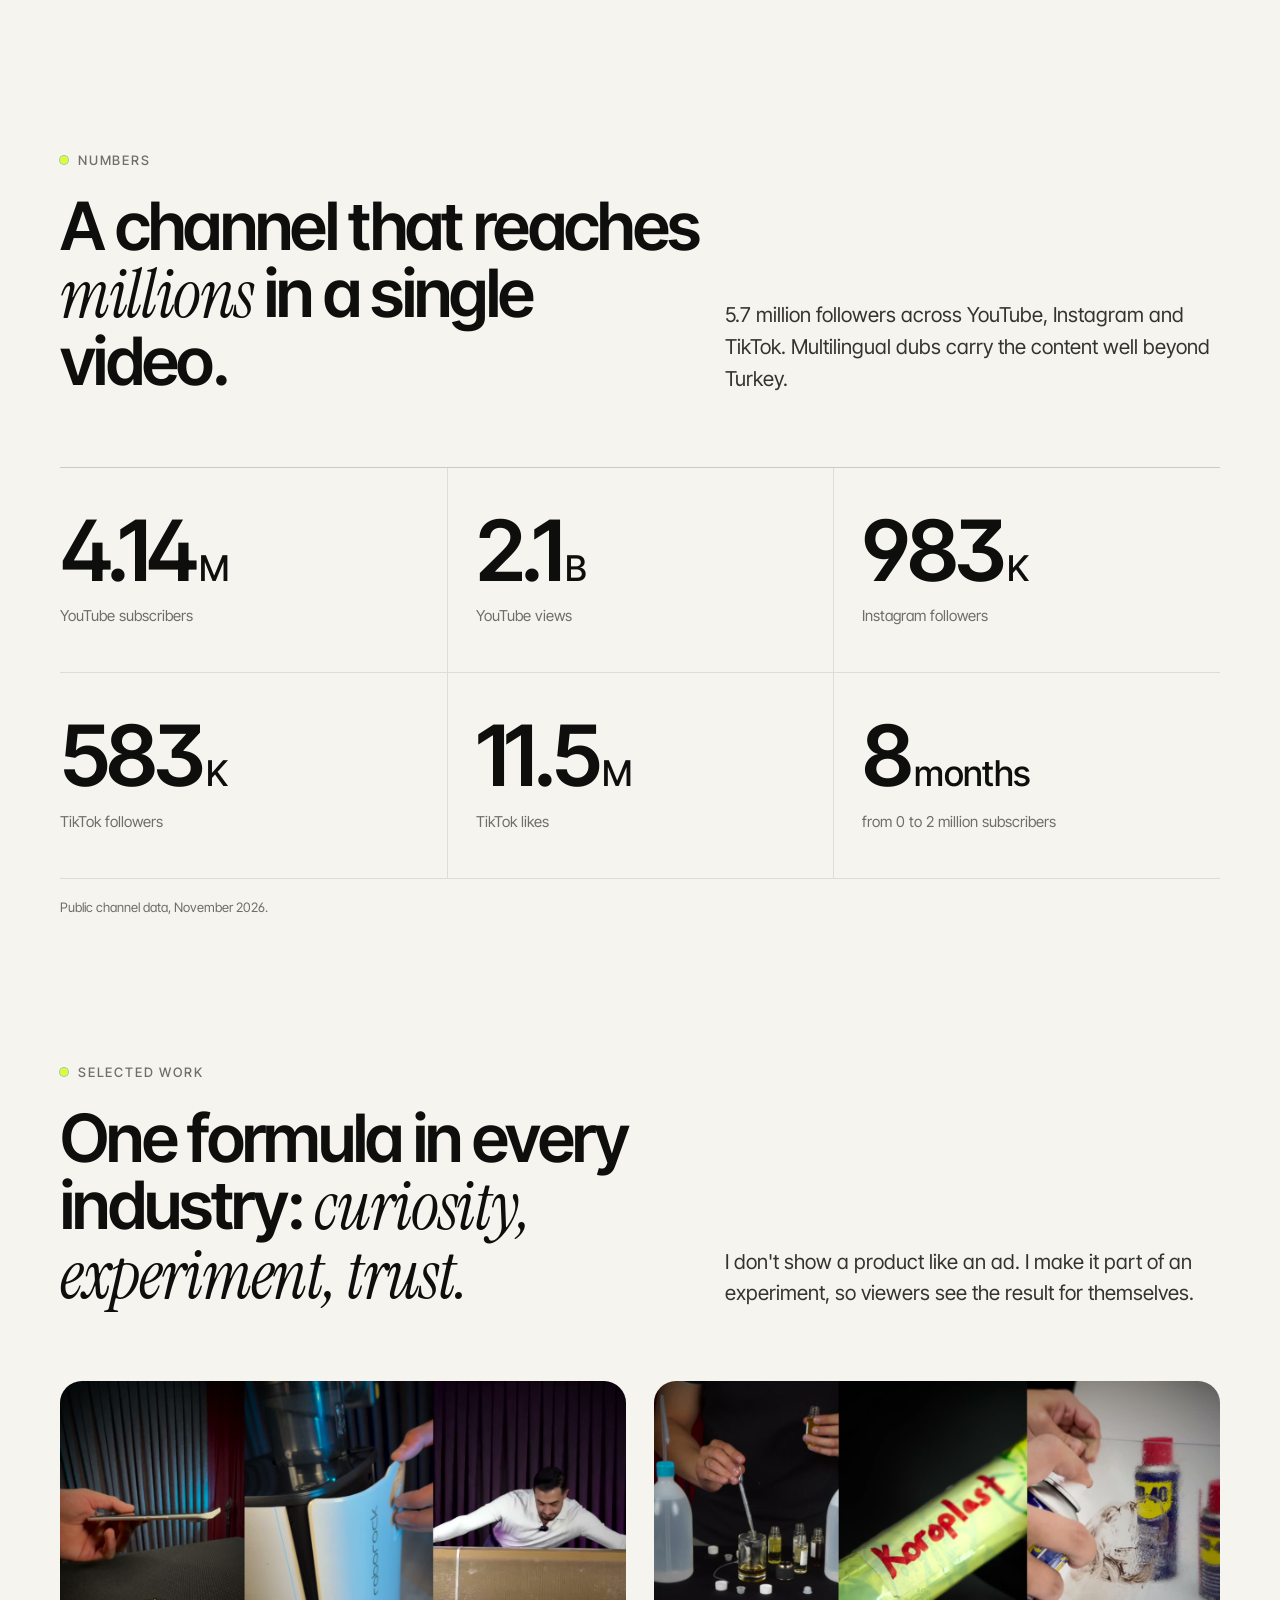
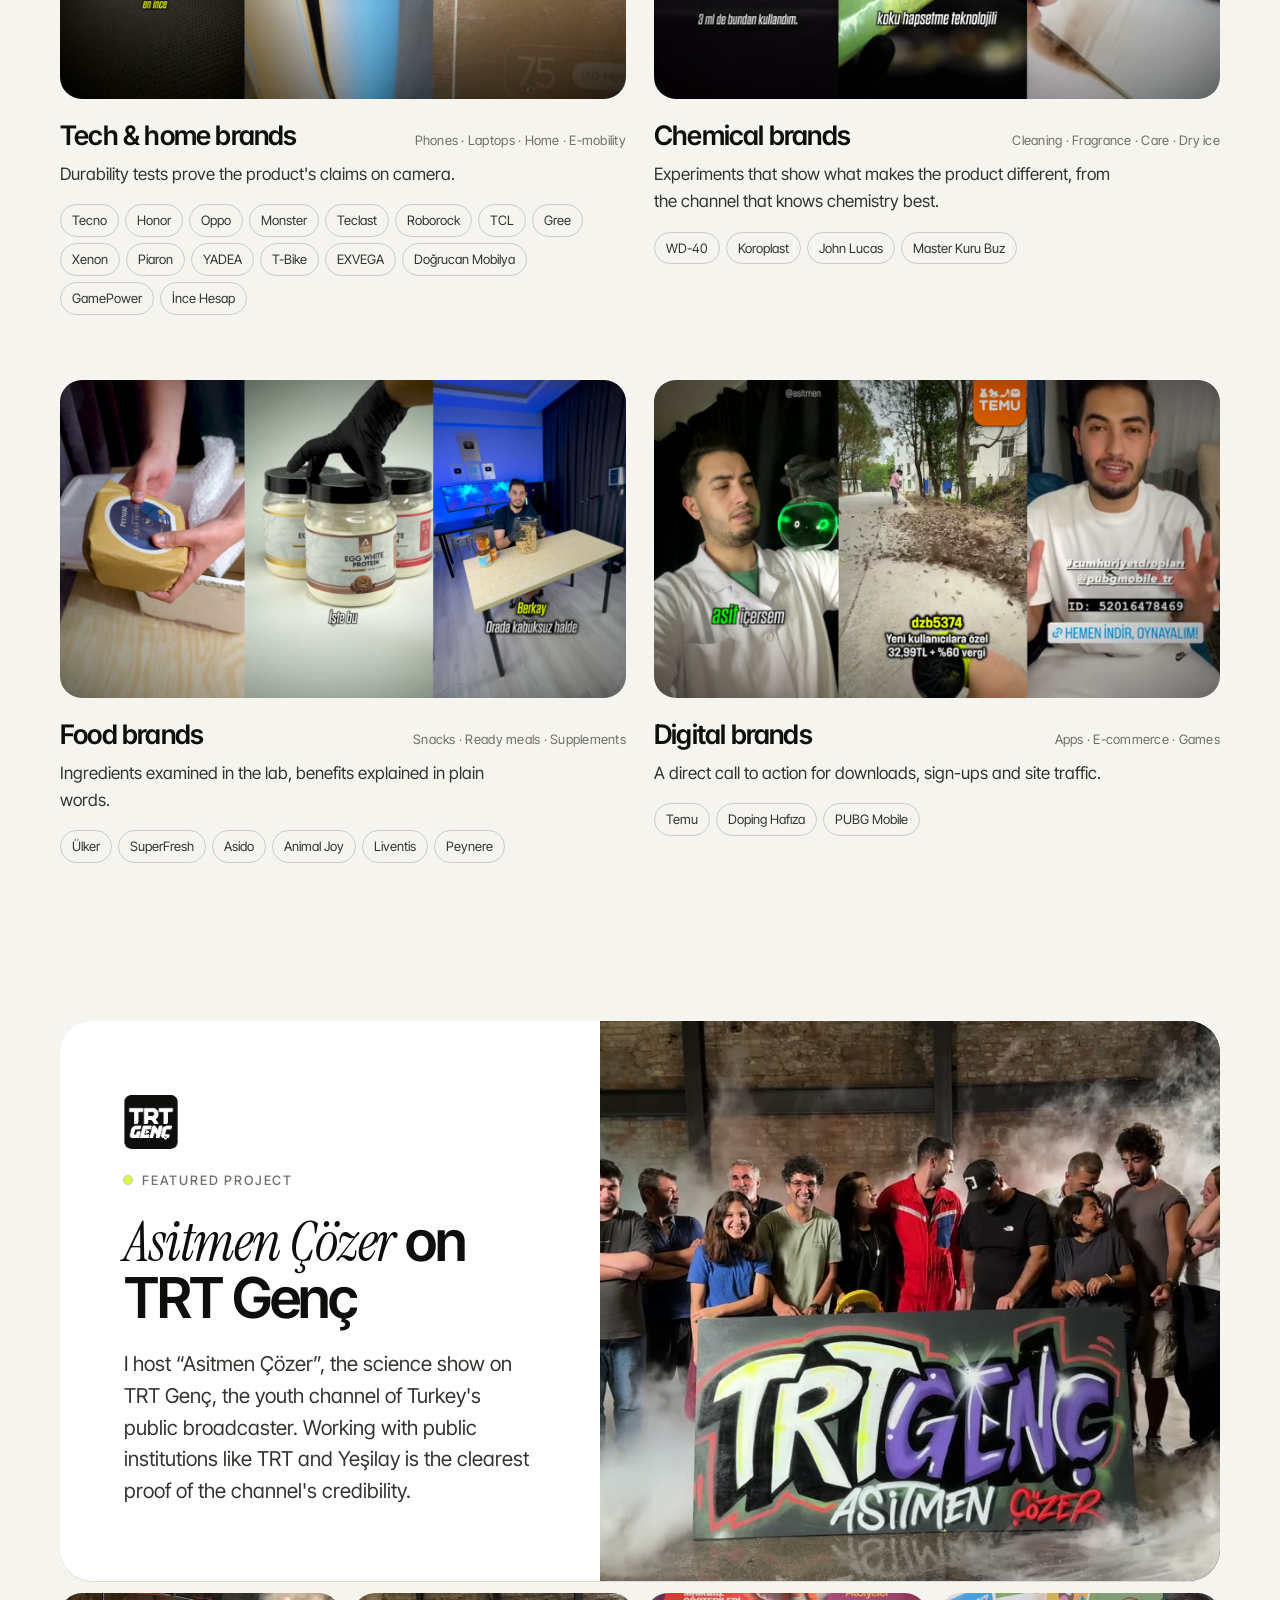
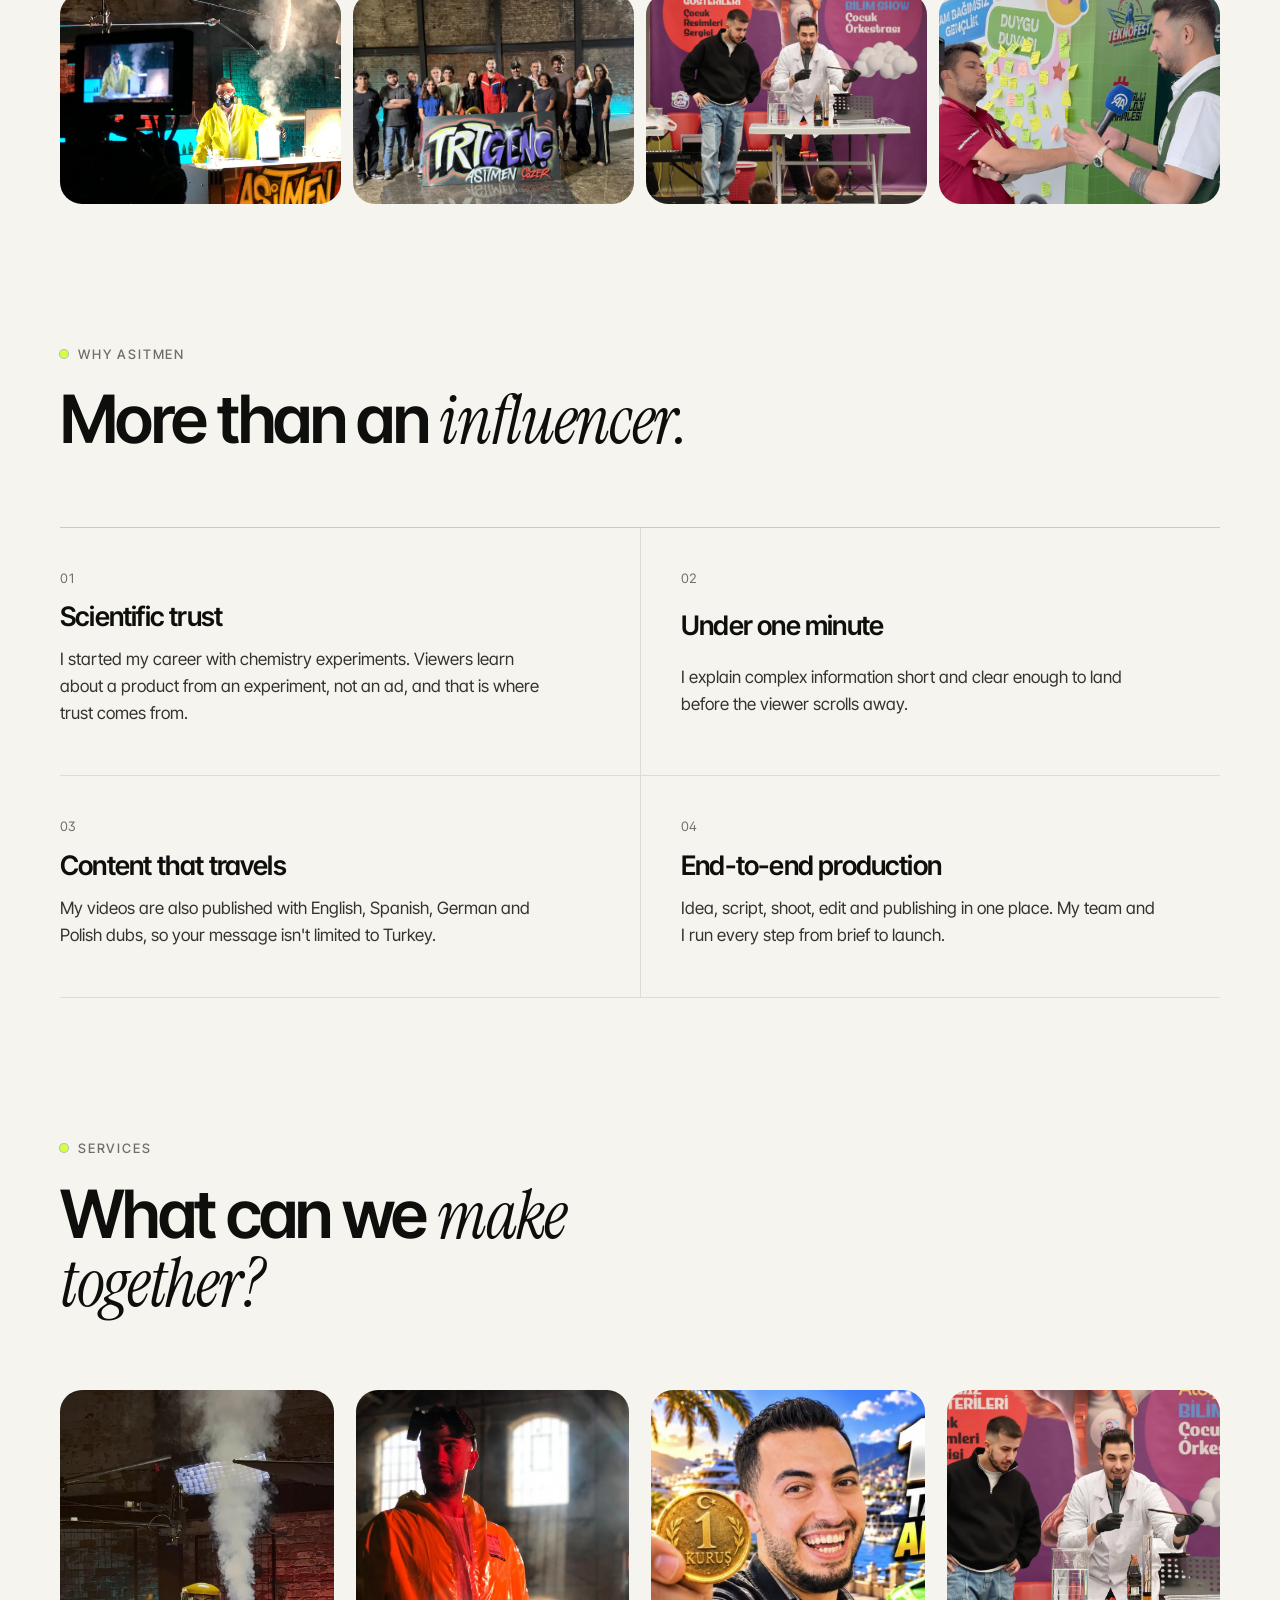
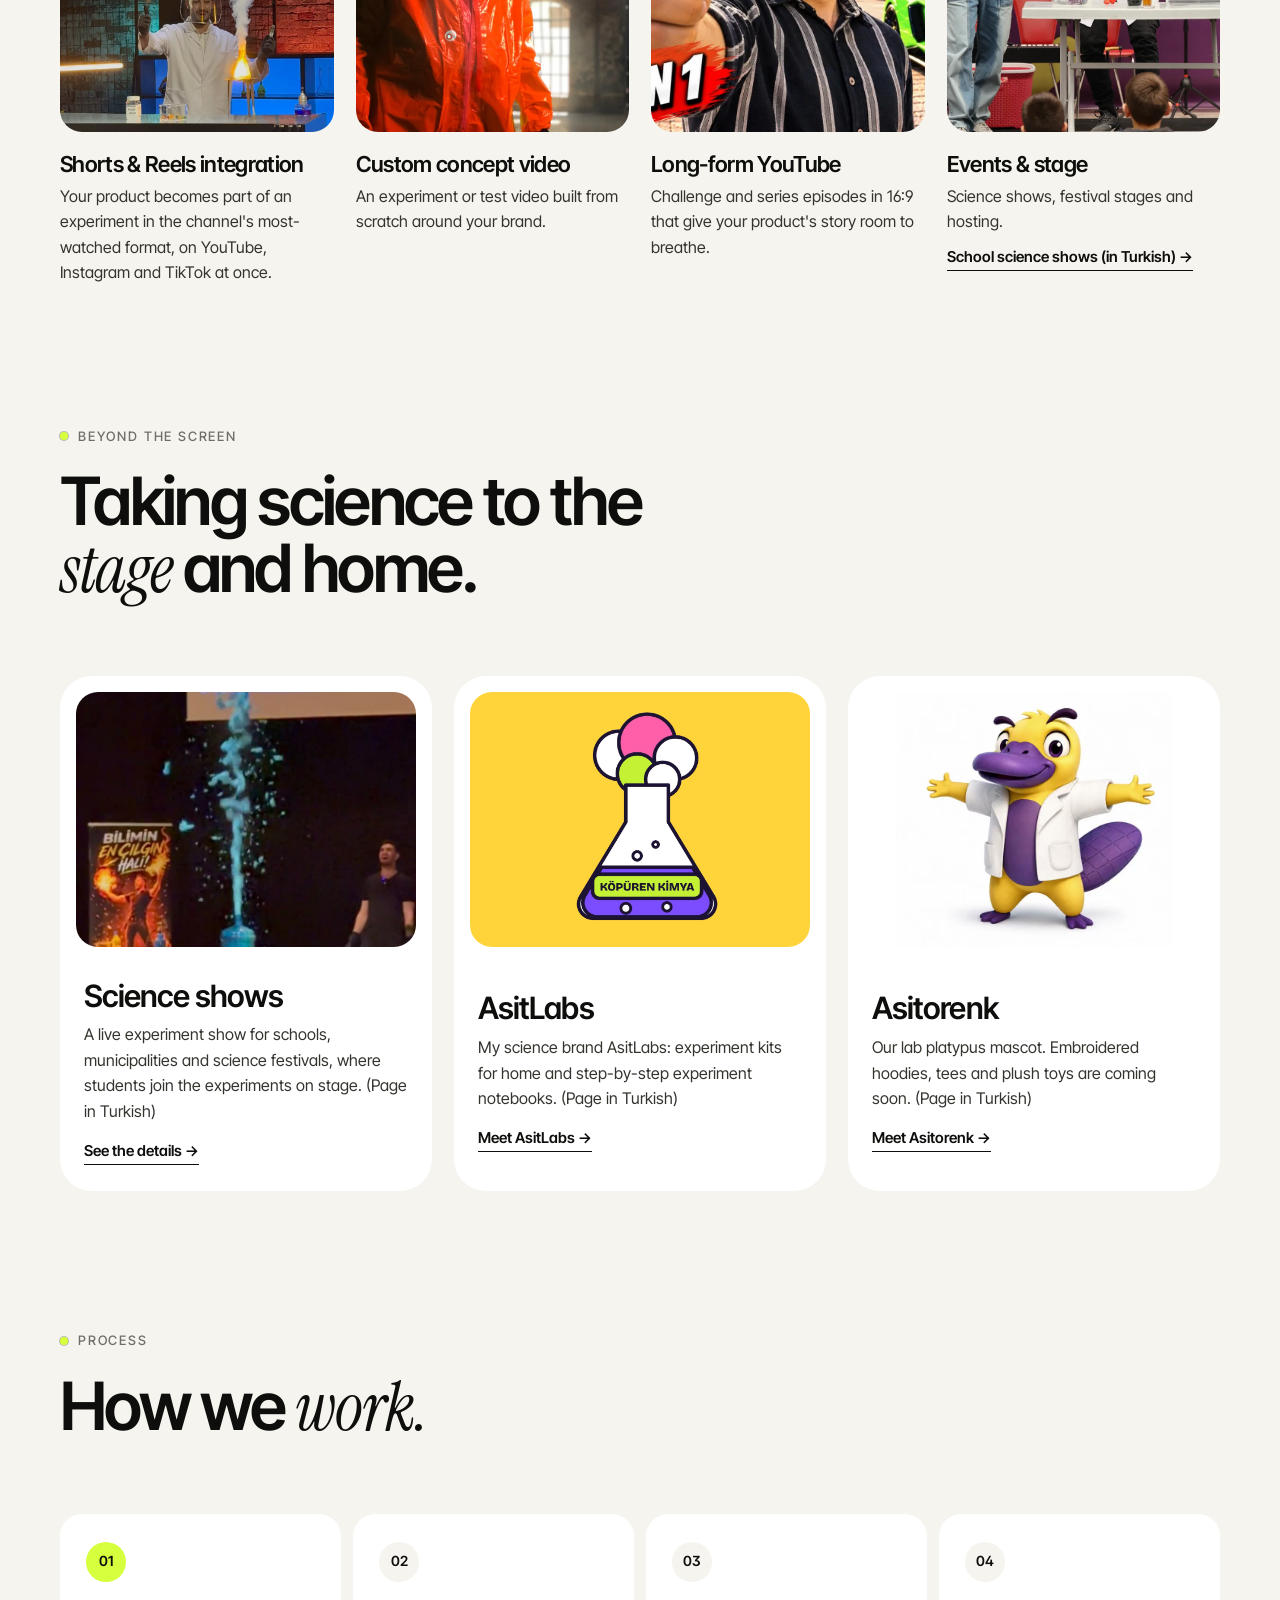
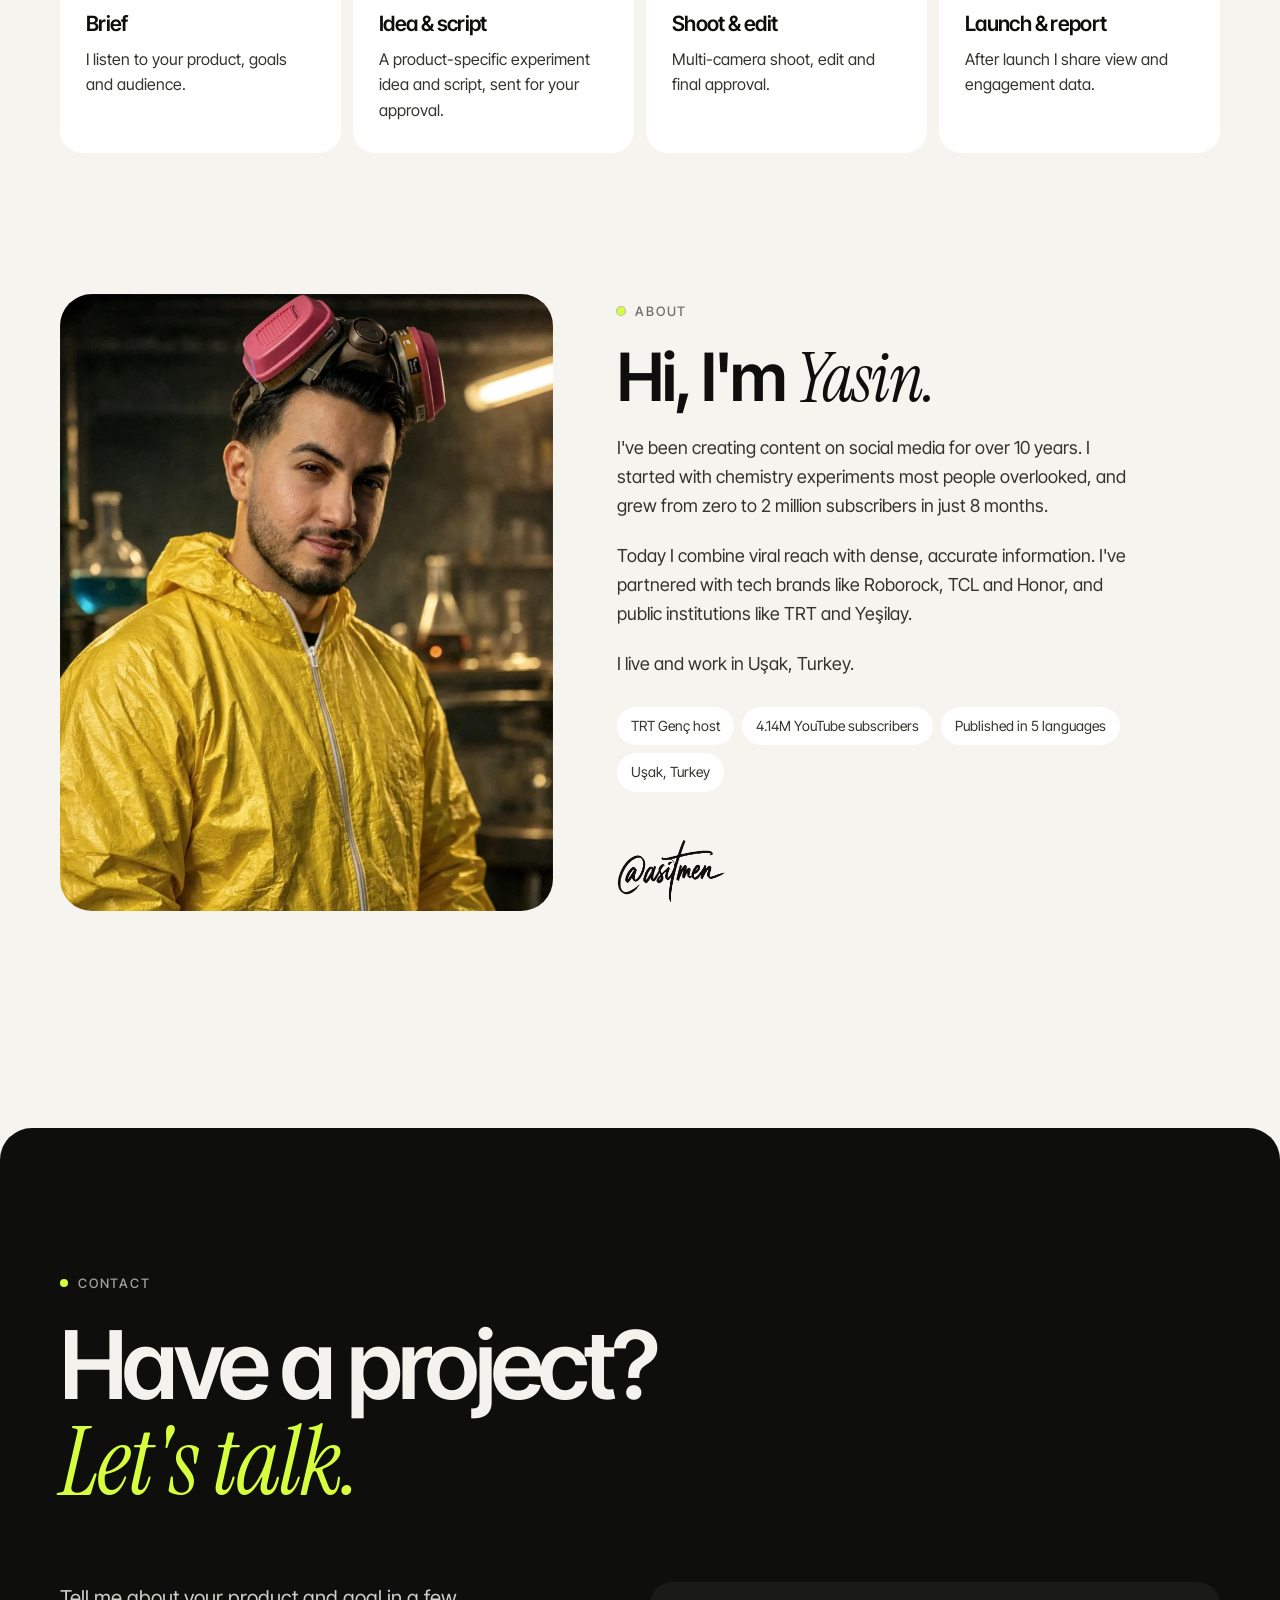
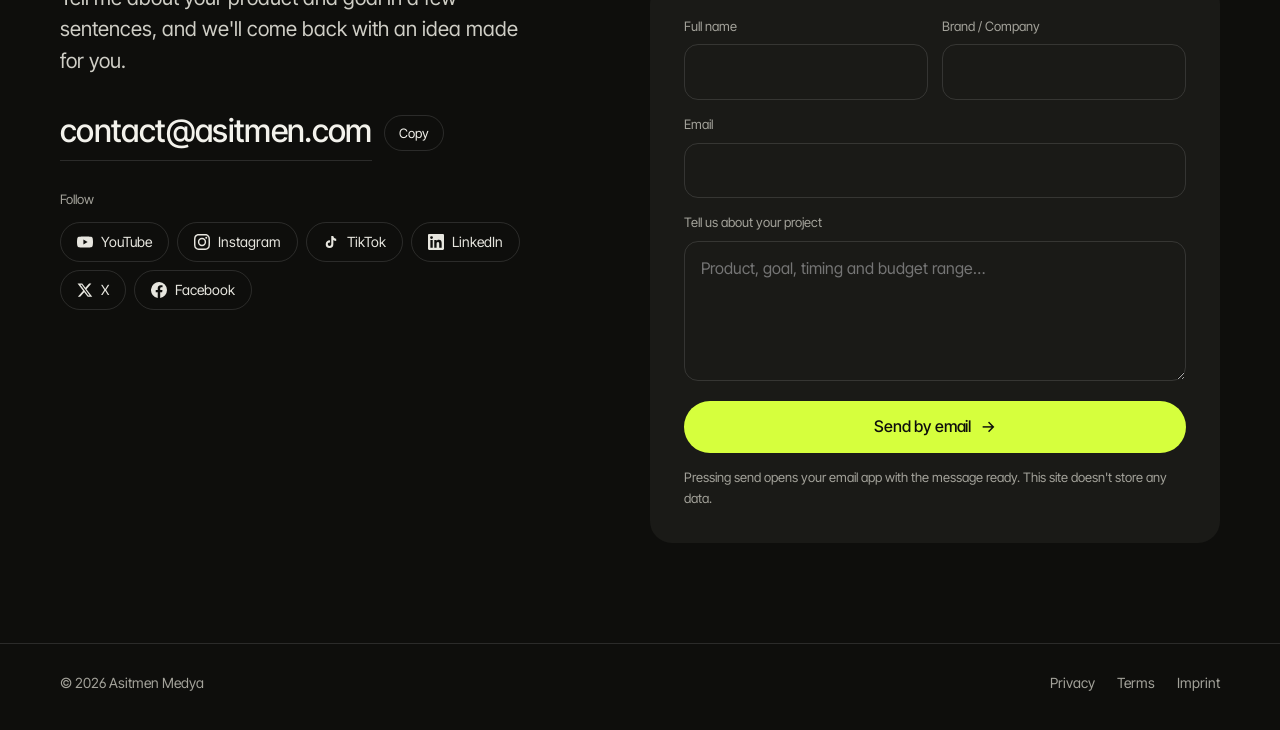
<file: en/index.html>
<!doctype html>
<html lang="en">
<head>
<meta charset="utf-8">
<meta name="viewport" content="width=device-width, initial-scale=1, viewport-fit=cover">
<title>Asitmen — Yasin Aydın | Science creator &amp; brand partnerships</title>
<meta name="description" content="Asitmen (Yasin Aydın): science and experiment videos with 4.14M YouTube subscribers and 2.1B views. Trusted content for brands, explained in under a minute.">
<link rel="canonical" href="https://www.asitmen.com/en/">
<link rel="alternate" hreflang="tr" href="https://www.asitmen.com/">
<link rel="alternate" hreflang="en" href="https://www.asitmen.com/en/">
<link rel="alternate" hreflang="x-default" href="https://www.asitmen.com/">
<meta name="theme-color" content="#f5f4ef">
<meta property="og:type" content="website">
<meta property="og:site_name" content="Asitmen">
<meta property="og:locale" content="en_US">
<meta property="og:title" content="Asitmen — Yasin Aydın | Science creator &amp; brand partnerships">
<meta property="og:description" content="Asitmen (Yasin Aydın): science and experiment videos with 4.14M YouTube subscribers and 2.1B views. Trusted content for brands, explained in under a minute.">
<meta property="og:url" content="https://www.asitmen.com/en/">
<meta property="og:image" content="https://www.asitmen.com/static/img/og.jpg">
<meta property="og:image:width" content="1200">
<meta property="og:image:height" content="630">
<meta name="twitter:card" content="summary_large_image">
<link rel="icon" href="/favicon.svg" type="image/svg+xml">
<link rel="icon" href="/favicon-32.png" sizes="32x32" type="image/png">
<link rel="apple-touch-icon" href="/apple-touch-icon.png">
<link rel="preconnect" href="https://fonts.googleapis.com">
<link rel="preconnect" href="https://fonts.gstatic.com" crossorigin>
<link rel="stylesheet" href="https://fonts.googleapis.com/css2?family=Instrument+Serif:ital@0;1&family=Inter+Tight:wght@400;500;600;700&display=swap">
<link rel="stylesheet" href="/static/style.css?v=1795840744">
<script>document.documentElement.classList.add('js')</script>
<script type="application/ld+json">{"@context": "https://schema.org", "@type": "Person", "name": "Yasin Aydın", "alternateName": "Asitmen", "url": "https://www.asitmen.com/", "image": "https://www.asitmen.com/static/img/og.jpg", "email": "mailto:contact@asitmen.com", "jobTitle": "Science content creator", "address": {"@type": "PostalAddress", "addressLocality": "Uşak", "addressCountry": "TR"}, "sameAs": ["https://www.youtube.com/@asitmen", "https://www.instagram.com/asitmen", "https://www.tiktok.com/@asitmen", "https://www.linkedin.com/in/asitmen", "https://x.com/asitmen", "https://www.facebook.com/asitmenfb"]}</script>

<script defer src="https://cloud.umami.is/script.js" data-website-id="28f9ae71-fcfd-4f28-82b6-16cc74342eee"></script>
<script>document.addEventListener('click',function(e){var l=e.target.closest&&e.target.closest('a[href]');if(!l||l.hasAttribute('data-umami-event')||!window.umami)return;var u;try{u=new URL(l.href,location.href)}catch(x){return}var h=u.hostname.replace(/^www\./,''),ad=null;if(u.protocol==='mailto:')ad='E-posta';else if(u.protocol==='tel:')ad='Telefon';else if(h!==location.hostname.replace(/^www\./,'')){var m={'wa.me':'WhatsApp','api.whatsapp.com':'WhatsApp','instagram.com':'Instagram','ig.me':'Instagram DM','tiktok.com':'TikTok','youtube.com':'YouTube','youtu.be':'YouTube','linkedin.com':'LinkedIn','x.com':'X','twitter.com':'X','facebook.com':'Facebook'};ad=m[h]||h}if(ad)umami.track(('Tıklama: '+ad).slice(0,50),{metin:(l.innerText||l.getAttribute('aria-label')||'').trim().slice(0,100),sayfa:location.pathname})},true);</script>
</head>
<body>
<a class="sr-only" href="#main">Skip to content</a>
<header class="nav">
  <div class="wrap nav-inner">
    <a class="brand" href="/en/" aria-label="Asitmen"><img src="/static/img/logo/imza.png" alt="@asitmen" width="857" height="505"></a>
    <nav class="nav-links" aria-label="Menu"><a href="#work">Work</a><a href="#numbers">Numbers</a><a href="#services">Services</a><a href="#about">About</a><a href="/link/">Links</a></nav>
    <div class="nav-right">
      <a class="nav-quick" href="/link/">Links</a>
      <div class="lang" role="group" aria-label="Dil / Language">
        <a href="/" hreflang="tr" lang="tr" aria-current="false">TR</a>
        <a href="/en/" hreflang="en" lang="en" aria-current="true">EN</a>
      </div>
      <a class="btn btn-ink btn-sm" href="#contact">Get a quote</a>
    </div>
  </div>
</header>

<main id="main">
  <section class="hero">
    <div class="wrap">
      <span class="eyebrow">Yasin Aydın · Science content creator</span>
      <h1>Experiments that <em>prove</em> your product.</h1>
      <p class="lead">I explain complex ideas in under a minute, in a voice audiences trust. From tech to chemistry, food to digital platforms, I bring brand messages to millions.</p>
      <div class="hero-cta">
        <a class="btn btn-ink" href="#contact">Get a quote <span class="arrow" aria-hidden="true">→</span></a>
        <a class="btn btn-ghost" href="#work">Watch the work</a>
      </div>
      <div class="hero-media">
        <picture>
          <source media="(max-width: 699px)" srcset="/static/img/hero-m.webp">
          <img src="/static/img/hero.webp" alt="Asitmen in the lab wearing a yellow protective suit and gas mask during an experiment" width="1920" height="1080" fetchpriority="high">
        </picture>
        <div class="chips"><span class="chip"><b>4.14M</b>YouTube subscribers</span><span class="chip"><b>2.1B</b>views</span></div>
      </div>
    </div>
  </section>

  <section class="logos" aria-label="Some of the brands I&#x27;ve worked with">
    <p class="logos-title">Some of the brands I&#x27;ve worked with</p>
    <div class="marquee">
      <div class="marquee-track">
        <div class="marquee-group"><img src="/static/img/logo/tecno.png" alt="Tecno" class="" loading="lazy"><img src="/static/img/logo/honor.png" alt="Honor" class="" loading="lazy"><img src="/static/img/logo/oppo.png" alt="Oppo" class="" loading="lazy"><img src="/static/img/logo/roborock.png" alt="Roborock" class="" loading="lazy"><img src="/static/img/logo/tcl.png" alt="TCL" class="" loading="lazy"><img src="/static/img/logo/trtgenc.png" alt="TRT Genç" class="tall" loading="lazy"><img src="/static/img/logo/wd40.png" alt="WD-40" class="tall" loading="lazy"><img src="/static/img/logo/yesilay.png" alt="Yeşilay" class="" loading="lazy"><img src="/static/img/logo/gamepower.png" alt="GamePower" class="" loading="lazy"><img src="/static/img/logo/incehesap.png" alt="İnce Hesap" class="tall" loading="lazy"></div>
        <div class="marquee-group" aria-hidden="true"><img src="/static/img/logo/tecno.png" alt="" class="" loading="lazy"><img src="/static/img/logo/honor.png" alt="" class="" loading="lazy"><img src="/static/img/logo/oppo.png" alt="" class="" loading="lazy"><img src="/static/img/logo/roborock.png" alt="" class="" loading="lazy"><img src="/static/img/logo/tcl.png" alt="" class="" loading="lazy"><img src="/static/img/logo/trtgenc.png" alt="" class="tall" loading="lazy"><img src="/static/img/logo/wd40.png" alt="" class="tall" loading="lazy"><img src="/static/img/logo/yesilay.png" alt="" class="" loading="lazy"><img src="/static/img/logo/gamepower.png" alt="" class="" loading="lazy"><img src="/static/img/logo/incehesap.png" alt="" class="tall" loading="lazy"></div>
      </div>
    </div>
  </section>

  <section class="section" id="numbers">
    <div class="wrap">
      <div class="section-head split">
        <div><span class="eyebrow">Numbers</span><h2 style="margin-top:20px">A channel that reaches <em>millions</em> in a single video.</h2></div>
        <p class="lead">5.7 million followers across YouTube, Instagram and TikTok. Multilingual dubs carry the content well beyond Turkey.</p>
      </div>
      <div class="stats"><div class="stat reveal"><div class="stat-num">4.14<small>M</small></div><div class="stat-label">YouTube subscribers</div></div><div class="stat reveal"><div class="stat-num">2.1<small>B</small></div><div class="stat-label">YouTube views</div></div><div class="stat reveal"><div class="stat-num">983<small>K</small></div><div class="stat-label">Instagram followers</div></div><div class="stat reveal"><div class="stat-num">583<small>K</small></div><div class="stat-label">TikTok followers</div></div><div class="stat reveal"><div class="stat-num">11.5<small>M</small></div><div class="stat-label">TikTok likes</div></div><div class="stat reveal"><div class="stat-num">8<small>months</small></div><div class="stat-label">from 0 to 2 million subscribers</div></div></div>
      <p class="note">Public channel data, November 2026.</p>
    </div>
  </section>

  <section class="section" id="work" style="padding-top:0">
    <div class="wrap">
      <div class="section-head split">
        <div><span class="eyebrow">Selected work</span><h2 style="margin-top:20px">One formula in every industry: <em>curiosity, experiment, trust.</em></h2></div>
        <p class="lead">I don&#x27;t show a product like an ad. I make it part of an experiment, so viewers see the result for themselves.</p>
      </div>
      <div class="work-grid">
      <article class="work-card reveal">
        <div class="media">
          <video data-autoplay muted loop playsinline preload="none" poster="/static/video/teknoloji.jpg" aria-label="Tech &amp; home brands — showreel">
            <source src="/static/video/teknoloji.mp4" type="video/mp4">
          </video>
        </div>
        <div class="work-meta"><h3>Tech &amp; home brands</h3><span class="kicker">Phones · Laptops · Home · E-mobility</span></div>
        <p>Durability tests prove the product&#x27;s claims on camera.</p>
        <ul class="brands"><li>Tecno</li><li>Honor</li><li>Oppo</li><li>Monster</li><li>Teclast</li><li>Roborock</li><li>TCL</li><li>Gree</li><li>Xenon</li><li>Piaron</li><li>YADEA</li><li>T-Bike</li><li>EXVEGA</li><li>Doğrucan Mobilya</li><li>GamePower</li><li>İnce Hesap</li></ul>
      </article>
      <article class="work-card reveal">
        <div class="media">
          <video data-autoplay muted loop playsinline preload="none" poster="/static/video/kimya.jpg" aria-label="Chemical brands — showreel">
            <source src="/static/video/kimya.mp4" type="video/mp4">
          </video>
        </div>
        <div class="work-meta"><h3>Chemical brands</h3><span class="kicker">Cleaning · Fragrance · Care · Dry ice</span></div>
        <p>Experiments that show what makes the product different, from the channel that knows chemistry best.</p>
        <ul class="brands"><li>WD-40</li><li>Koroplast</li><li>John Lucas</li><li>Master Kuru Buz</li></ul>
      </article>
      <article class="work-card reveal">
        <div class="media">
          <video data-autoplay muted loop playsinline preload="none" poster="/static/video/gida.jpg" aria-label="Food brands — showreel">
            <source src="/static/video/gida.mp4" type="video/mp4">
          </video>
        </div>
        <div class="work-meta"><h3>Food brands</h3><span class="kicker">Snacks · Ready meals · Supplements</span></div>
        <p>Ingredients examined in the lab, benefits explained in plain words.</p>
        <ul class="brands"><li>Ülker</li><li>SuperFresh</li><li>Asido</li><li>Animal Joy</li><li>Liventis</li><li>Peynere</li></ul>
      </article>
      <article class="work-card reveal">
        <div class="media">
          <video data-autoplay muted loop playsinline preload="none" poster="/static/video/dijital.jpg" aria-label="Digital brands — showreel">
            <source src="/static/video/dijital.mp4" type="video/mp4">
          </video>
        </div>
        <div class="work-meta"><h3>Digital brands</h3><span class="kicker">Apps · E-commerce · Games</span></div>
        <p>A direct call to action for downloads, sign-ups and site traffic.</p>
        <ul class="brands"><li>Temu</li><li>Doping Hafıza</li><li>PUBG Mobile</li></ul>
      </article>
      </div>
    </div>
  </section>

  <section class="section" style="padding-top:0">
    <div class="wrap">
      <div class="feature reveal">
        <div class="feature-text">
          <img class="feature-logo" src="/static/img/logo/trtgenc.png" alt="TRT Genç">
          <span class="eyebrow">Featured project</span>
          <h2><em>Asitmen Çözer</em> on TRT Genç</h2>
          <p class="lead">I host “Asitmen Çözer”, the science show on TRT Genç, the youth channel of Turkey&#x27;s public broadcaster. Working with public institutions like TRT and Yeşilay is the clearest proof of the channel&#x27;s credibility.</p>
        </div>
        <div class="feature-media">
          <video data-autoplay muted loop playsinline preload="none" poster="/static/video/trt.jpg" aria-label="TRT Genç Asitmen Çözer — showreel">
            <source src="/static/video/trt.mp4" type="video/mp4">
          </video>
        </div>
      </div>
      <div class="gallery"><figure class="reveal"><img src="/static/img/trt-set.webp" alt="An experiment on the Asitmen Çözer set" loading="lazy"></figure><figure class="reveal"><img src="/static/img/trt-ekip.webp" alt="The TRT Genç Asitmen Çözer crew" loading="lazy"></figure><figure class="reveal"><img src="/static/img/bilim-show.webp" alt="A science show for kids on stage" loading="lazy"></figure><figure class="reveal"><img src="/static/img/teknofest.webp" alt="An interview at Teknofest" loading="lazy"></figure></div>
    </div>
  </section>

  <section class="section" style="padding-top:0">
    <div class="wrap">
      <div class="section-head">
        <span class="eyebrow">Why Asitmen</span>
        <h2>More than an <em>influencer.</em></h2>
      </div>
      <div class="why"><div class="why-item reveal"><span class="num">01</span><h3>Scientific trust</h3><p>I started my career with chemistry experiments. Viewers learn about a product from an experiment, not an ad, and that is where trust comes from.</p></div><div class="why-item reveal"><span class="num">02</span><h3>Under one minute</h3><p>I explain complex information short and clear enough to land before the viewer scrolls away.</p></div><div class="why-item reveal"><span class="num">03</span><h3>Content that travels</h3><p>My videos are also published with English, Spanish, German and Polish dubs, so your message isn&#x27;t limited to Turkey.</p></div><div class="why-item reveal"><span class="num">04</span><h3>End-to-end production</h3><p>Idea, script, shoot, edit and publishing in one place. My team and I run every step from brief to launch.</p></div></div>
    </div>
  </section>

  <section class="section" id="services" style="padding-top:0">
    <div class="wrap">
      <div class="section-head">
        <span class="eyebrow">Services</span>
        <h2>What can we <em>make together?</em></h2>
      </div>
      <div class="services"><article class="service reveal"><figure><img src="/static/img/duman.webp" alt="White smoke rising during an experiment" loading="lazy"></figure><h3>Shorts &amp; Reels integration</h3><p>Your product becomes part of an experiment in the channel&#x27;s most-watched format, on YouTube, Instagram and TikTok at once.</p></article><article class="service reveal"><figure><img src="/static/img/turuncu.webp" alt="In an orange protective suit in an old factory" loading="lazy"></figure><h3>Custom concept video</h3><p>An experiment or test video built from scratch around your brand.</p></article><article class="service reveal"><figure><img src="/static/img/uzun-video.webp" alt="Thumbnail of the 1 Kuruş long-form video" loading="lazy"></figure><h3>Long-form YouTube</h3><p>Challenge and series episodes in 16:9 that give your product&#x27;s story room to breathe.</p></article><article class="service reveal"><figure><img src="/static/img/bilim-show.webp" alt="A science show for kids on stage" loading="lazy"></figure><h3>Events &amp; stage</h3><p>Science shows, festival stages and hosting.</p><a class="service-link" href="/bilim-gosterisi/">School science shows (in Turkish) →</a></article></div>
    </div>
  </section>

  <section class="section" style="padding-top:0">
    <div class="wrap">
      <div class="section-head">
        <span class="eyebrow">Beyond the screen</span>
        <h2>Taking science to the <em>stage</em> and home.</h2>
      </div>
      <div class="more"><a class="more-card reveal" href="/bilim-gosterisi/"><div class="more-media"><video data-autoplay muted loop playsinline preload="none" poster="/static/img/sahne-renkler-poster.jpg" aria-hidden="true"><source src="/static/labs/renkler.mp4" type="video/mp4"></video></div><div class="more-text"><h3>Science shows</h3><p>A live experiment show for schools, municipalities and science festivals, where students join the experiments on stage. (Page in Turkish)</p><span class="service-link">See the details →</span></div></a><a class="more-card reveal" href="/asitlabs/"><div class="more-media"><img src="/static/labs/kopuren-kimya.jpg" alt="" loading="lazy" width="1200" height="1200"></div><div class="more-text"><h3>AsitLabs</h3><p>My science brand AsitLabs: experiment kits for home and step-by-step experiment notebooks. (Page in Turkish)</p><span class="service-link">Meet AsitLabs →</span></div></a><a class="more-card reveal" href="/asitorenk/"><div class="more-media"><video class="contain" data-autoplay muted loop playsinline preload="none" poster="/static/asitorenk/tanis1.jpg" aria-hidden="true"><source src="/static/asitorenk/tanis1.mp4" type="video/mp4"></video></div><div class="more-text"><h3>Asitorenk</h3><p>Our lab platypus mascot. Embroidered hoodies, tees and plush toys are coming soon. (Page in Turkish)</p><span class="service-link">Meet Asitorenk →</span></div></a></div>
    </div>
  </section>

  <section class="section" style="padding-top:0">
    <div class="wrap">
      <div class="section-head">
        <span class="eyebrow">Process</span>
        <h2>How we <em>work.</em></h2>
      </div>
      <div class="process"><div class="step reveal"><span class="num">01</span><h3>Brief</h3><p>I listen to your product, goals and audience.</p></div><div class="step reveal"><span class="num">02</span><h3>Idea &amp; script</h3><p>A product-specific experiment idea and script, sent for your approval.</p></div><div class="step reveal"><span class="num">03</span><h3>Shoot &amp; edit</h3><p>Multi-camera shoot, edit and final approval.</p></div><div class="step reveal"><span class="num">04</span><h3>Launch &amp; report</h3><p>After launch I share view and engagement data.</p></div></div>
    </div>
  </section>

  <section class="section" id="about" style="padding-top:0">
    <div class="wrap about">
      <figure class="reveal"><img src="/static/img/sari-tulum.webp" alt="Yasin Aydın in the lab wearing a yellow protective suit" loading="lazy" width="864" height="1080"></figure>
      <div class="about-text reveal">
        <span class="eyebrow">About</span>
        <h2>Hi, I'm <em>Yasin.</em></h2>
        <p>I&#x27;ve been creating content on social media for over 10 years. I started with chemistry experiments most people overlooked, and grew from zero to 2 million subscribers in just 8 months.</p><p>Today I combine viral reach with dense, accurate information. I&#x27;ve partnered with tech brands like Roborock, TCL and Honor, and public institutions like TRT and Yeşilay.</p><p>I live and work in Uşak, Turkey.</p>
        <ul class="facts"><li>TRT Genç host</li><li>4.14M YouTube subscribers</li><li>Published in 5 languages</li><li>Uşak, Turkey</li></ul>
        <img class="signature" src="/static/img/logo/imza.png" alt="" loading="lazy">
      </div>
    </div>
  </section>
</main>

<div class="contact" id="contact">
  <section class="section">
    <div class="wrap">
      <span class="eyebrow">Contact</span>
      <h2 style="margin-top:22px">Have a project? <em>Let's talk.</em></h2>
      <div class="contact-grid">
        <div class="contact-info">
          <p class="lead">Tell me about your product and goal in a few sentences, and we&#x27;ll come back with an idea made for you.</p>
          <div class="mail-row">
            <a class="mail-big" href="mailto:contact@asitmen.com">contact@asitmen.com</a>
            <button class="copy-btn" type="button" data-copy="contact@asitmen.com" data-done="Copied">Copy</button>
          </div>
          <div>
            <p class="form-note" style="margin-bottom:12px">Follow</p>
            <ul class="socials"><li><a href="https://www.youtube.com/@asitmen" target="_blank" rel="noopener"><svg viewBox="0 0 24 24" aria-hidden="true"><path d="M23.5 6.2a3 3 0 0 0-2.1-2.1C19.5 3.6 12 3.6 12 3.6s-7.5 0-9.4.5A3 3 0 0 0 .5 6.2 31 31 0 0 0 0 12a31 31 0 0 0 .5 5.8 3 3 0 0 0 2.1 2.1c1.9.5 9.4.5 9.4.5s7.5 0 9.4-.5a3 3 0 0 0 2.1-2.1A31 31 0 0 0 24 12a31 31 0 0 0-.5-5.8zM9.6 15.6V8.4l6.3 3.6-6.3 3.6z"/></svg>YouTube</a></li><li><a href="https://www.instagram.com/asitmen" target="_blank" rel="noopener"><svg viewBox="0 0 24 24" aria-hidden="true"><path d="M12 2.2c3.2 0 3.6 0 4.8.1 1.2.1 1.8.2 2.2.4.6.2 1 .5 1.4.9.4.4.7.9.9 1.4.2.4.4 1 .4 2.2.1 1.3.1 1.6.1 4.8s0 3.6-.1 4.8c-.1 1.2-.2 1.8-.4 2.2-.2.6-.5 1-.9 1.4-.4.4-.9.7-1.4.9-.4.2-1 .4-2.2.4-1.3.1-1.6.1-4.8.1s-3.6 0-4.8-.1c-1.2-.1-1.8-.2-2.2-.4-.6-.2-1-.5-1.4-.9-.4-.4-.7-.9-.9-1.4-.2-.4-.4-1-.4-2.2C2.2 15.6 2.2 15.2 2.2 12s0-3.6.1-4.8c.1-1.2.2-1.8.4-2.2.2-.6.5-1 .9-1.4.4-.4.9-.7 1.4-.9.4-.2 1-.4 2.2-.4C8.4 2.2 8.8 2.2 12 2.2zM12 0C8.7 0 8.3 0 7.1.1 5.8.1 4.9.3 4.1.6c-.8.3-1.5.7-2.1 1.4C1.3 2.6.9 3.3.6 4.1.3 4.9.1 5.8.1 7.1 0 8.3 0 8.7 0 12s0 3.7.1 4.9c.1 1.3.3 2.2.6 2.9.3.8.7 1.5 1.4 2.1.6.7 1.3 1.1 2.1 1.4.8.3 1.6.5 2.9.6 1.2.1 1.6.1 4.9.1s3.7 0 4.9-.1c1.3-.1 2.2-.3 2.9-.6.8-.3 1.5-.7 2.1-1.4.7-.6 1.1-1.3 1.4-2.1.3-.8.5-1.6.6-2.9.1-1.2.1-1.6.1-4.9s0-3.7-.1-4.9c-.1-1.3-.3-2.2-.6-2.9-.3-.8-.7-1.5-1.4-2.1C21.4 1.3 20.7.9 19.9.6 19.1.3 18.2.1 16.9.1 15.7 0 15.3 0 12 0zm0 5.8a6.2 6.2 0 1 0 0 12.4 6.2 6.2 0 0 0 0-12.4zM12 16a4 4 0 1 1 0-8 4 4 0 0 1 0 8zm6.4-11.8a1.4 1.4 0 1 0 0 2.9 1.4 1.4 0 0 0 0-2.9z"/></svg>Instagram</a></li><li><a href="https://www.tiktok.com/@asitmen" target="_blank" rel="noopener"><svg viewBox="0 0 24 24" aria-hidden="true"><path d="M16.6 5.8A4.3 4.3 0 0 1 15.5 3h-3.1v12.4a2.6 2.6 0 0 1-2.6 2.5 2.6 2.6 0 0 1-2.6-2.6 2.6 2.6 0 0 1 3.4-2.5V9.6a5.7 5.7 0 0 0-6.5 5.7 5.7 5.7 0 0 0 5.7 5.7 5.7 5.7 0 0 0 5.7-5.7V9a7.4 7.4 0 0 0 4.3 1.4V7.3a4.3 4.3 0 0 1-3.2-1.5z"/></svg>TikTok</a></li><li><a href="https://www.linkedin.com/in/asitmen" target="_blank" rel="noopener"><svg viewBox="0 0 24 24" aria-hidden="true"><path d="M20.4 20.5h-3.6v-5.6c0-1.3 0-3-1.8-3s-2.1 1.4-2.1 2.9v5.7H9.4V9h3.4v1.6c.5-.9 1.6-1.8 3.4-1.8 3.6 0 4.3 2.4 4.3 5.5v6.2zM5.3 7.4a2.1 2.1 0 1 1 0-4.2 2.1 2.1 0 0 1 0 4.2zM7.1 20.5H3.6V9h3.5v11.5zM22.2 0H1.8C.8 0 0 .8 0 1.7v20.6c0 .9.8 1.7 1.8 1.7h20.4c1 0 1.8-.8 1.8-1.7V1.7C24 .8 23.2 0 22.2 0z"/></svg>LinkedIn</a></li><li><a href="https://x.com/asitmen" target="_blank" rel="noopener"><svg viewBox="0 0 24 24" aria-hidden="true"><path d="M18.2 2.2h3.4l-7.4 8.5 8.7 11.5h-6.8l-5.3-7-6.1 7H1.3l7.9-9L.8 2.2h7l4.8 6.4 5.6-6.4zm-1.2 18h1.9L7.1 4.1H5.1L17 20.2z"/></svg>X</a></li><li><a href="https://www.facebook.com/asitmenfb" target="_blank" rel="noopener"><svg viewBox="0 0 24 24" aria-hidden="true"><path d="M24 12a12 12 0 1 0-13.9 11.9v-8.4h-3V12h3V9.4c0-3 1.8-4.7 4.5-4.7 1.3 0 2.7.2 2.7.2v3h-1.5c-1.5 0-2 .9-2 1.9V12h3.4l-.5 3.5h-2.9v8.4A12 12 0 0 0 24 12z"/></svg>Facebook</a></li></ul>
          </div>
        </div>
        <form class="form" id="brief" data-to="contact@asitmen.com" data-subject="Partnership request" data-l-name="Full name" data-l-company="Brand / Company" data-l-email="Email">
          <div class="form-row">
            <div class="field"><label for="f-name">Full name</label><input id="f-name" name="name" autocomplete="name" required></div>
            <div class="field"><label for="f-company">Brand / Company</label><input id="f-company" name="company" autocomplete="organization"></div>
          </div>
          <div class="field"><label for="f-email">Email</label><input id="f-email" name="email" type="email" autocomplete="email" required></div>
          <div class="field"><label for="f-msg">Tell us about your project</label><textarea id="f-msg" name="message" placeholder="Product, goal, timing and budget range…" required></textarea></div>
          <button class="btn btn-accent" type="submit">Send by email <span class="arrow" aria-hidden="true">→</span></button>
          <p class="form-note">Pressing send opens your email app with the message ready. This site doesn&#x27;t store any data.</p>
        </form>
      </div>
    </div>
  </section>
  <footer class="footer">
    <div class="wrap footer-inner">
      <span>© 2026 Asitmen Medya</span>
      <nav aria-label="Legal"><a href="/en/legal/#privacy">Privacy</a><a href="/en/legal/#terms">Terms</a><a href="/en/legal/#imprint">Imprint</a></nav>
    </div>
  </footer>
</div>
<script src="/static/main.js?v=1795840744" defer></script>
</body>
</html>
</file>
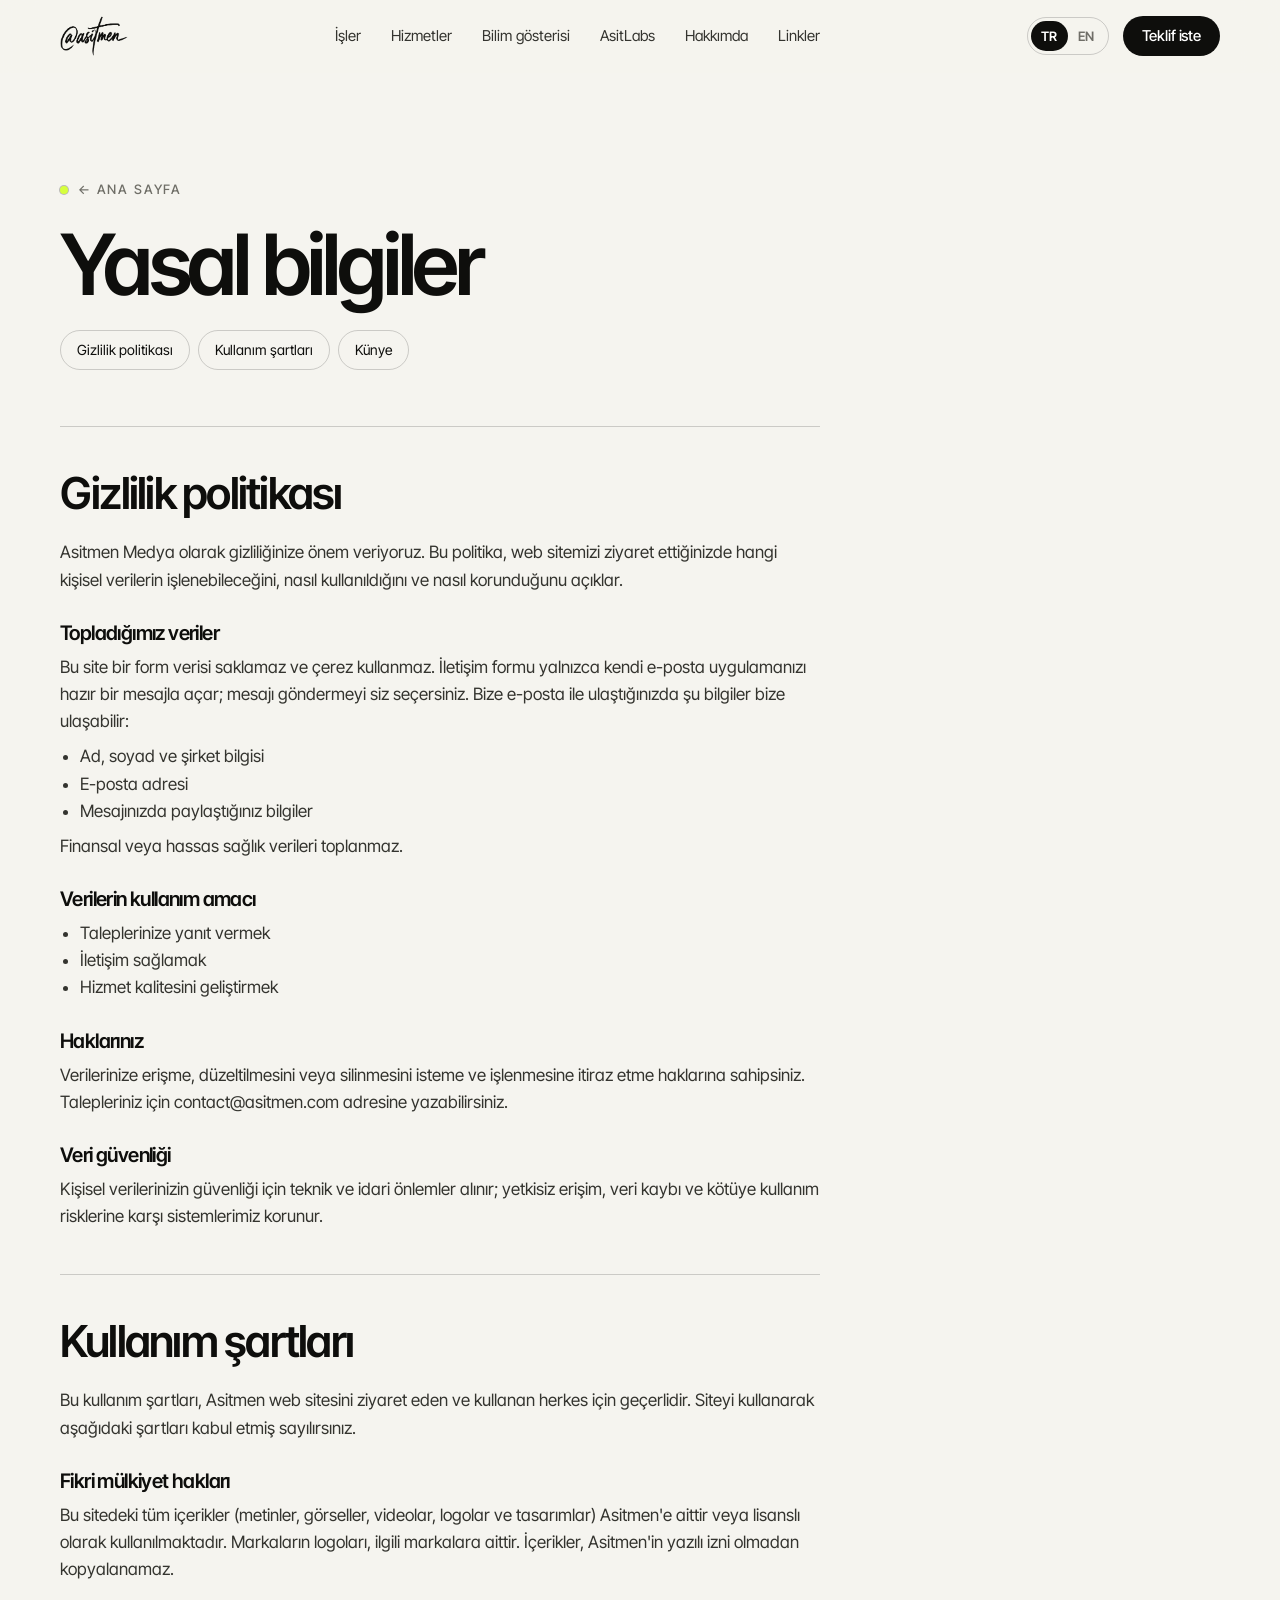
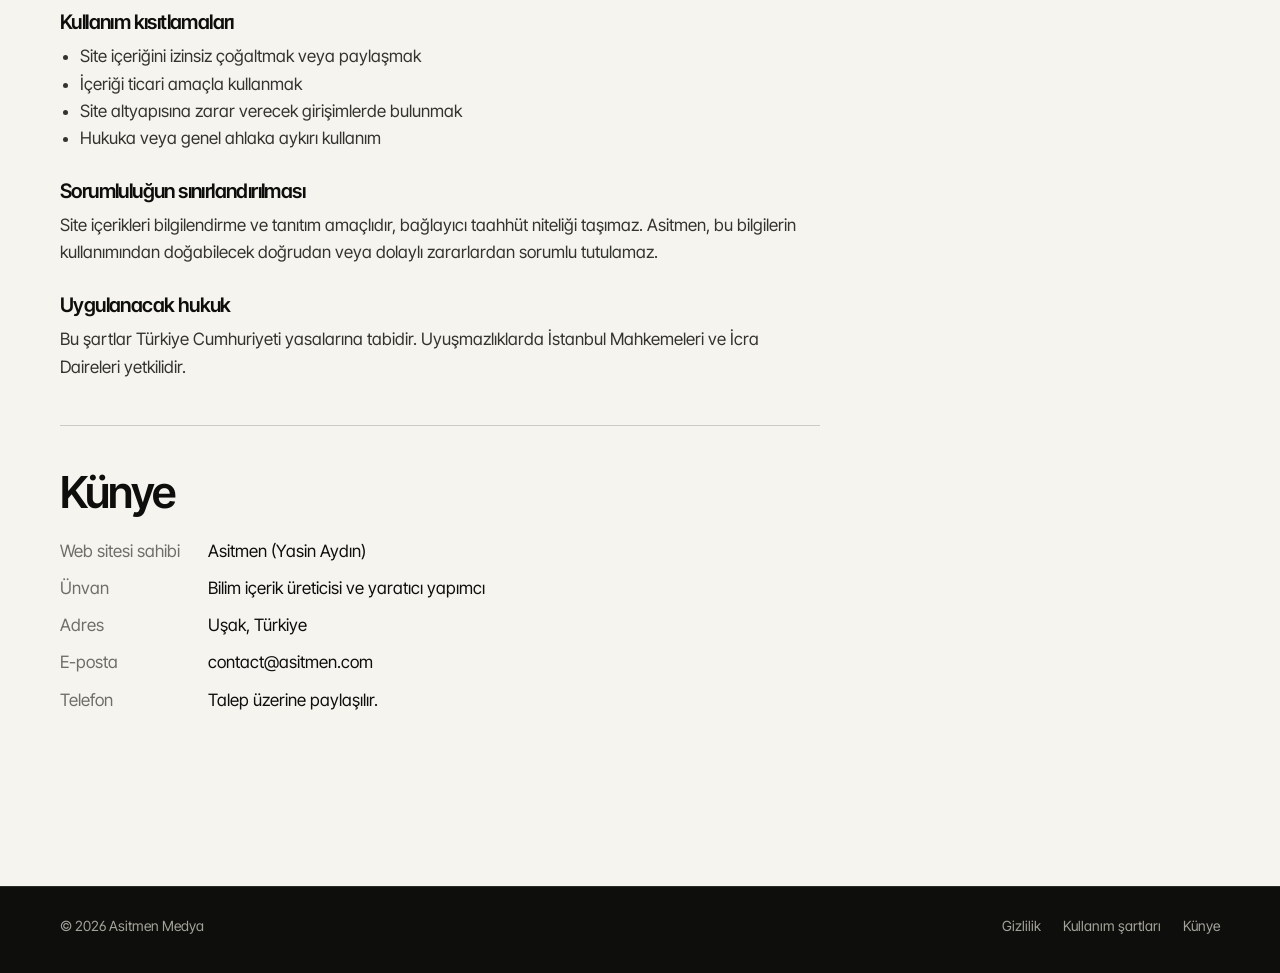
<file: imprint/index.html>
<!doctype html><html lang="tr"><head><meta charset="utf-8"><title>Asitmen</title>
<meta name="robots" content="noindex"><link rel="canonical" href="https://www.asitmen.com/yasal/#kunye">
<meta http-equiv="refresh" content="0; url=/yasal/#kunye"><script>location.replace("/yasal/#kunye")</script></head>
<body><a href="/yasal/#kunye">asitmen.com</a></body></html>
</file>
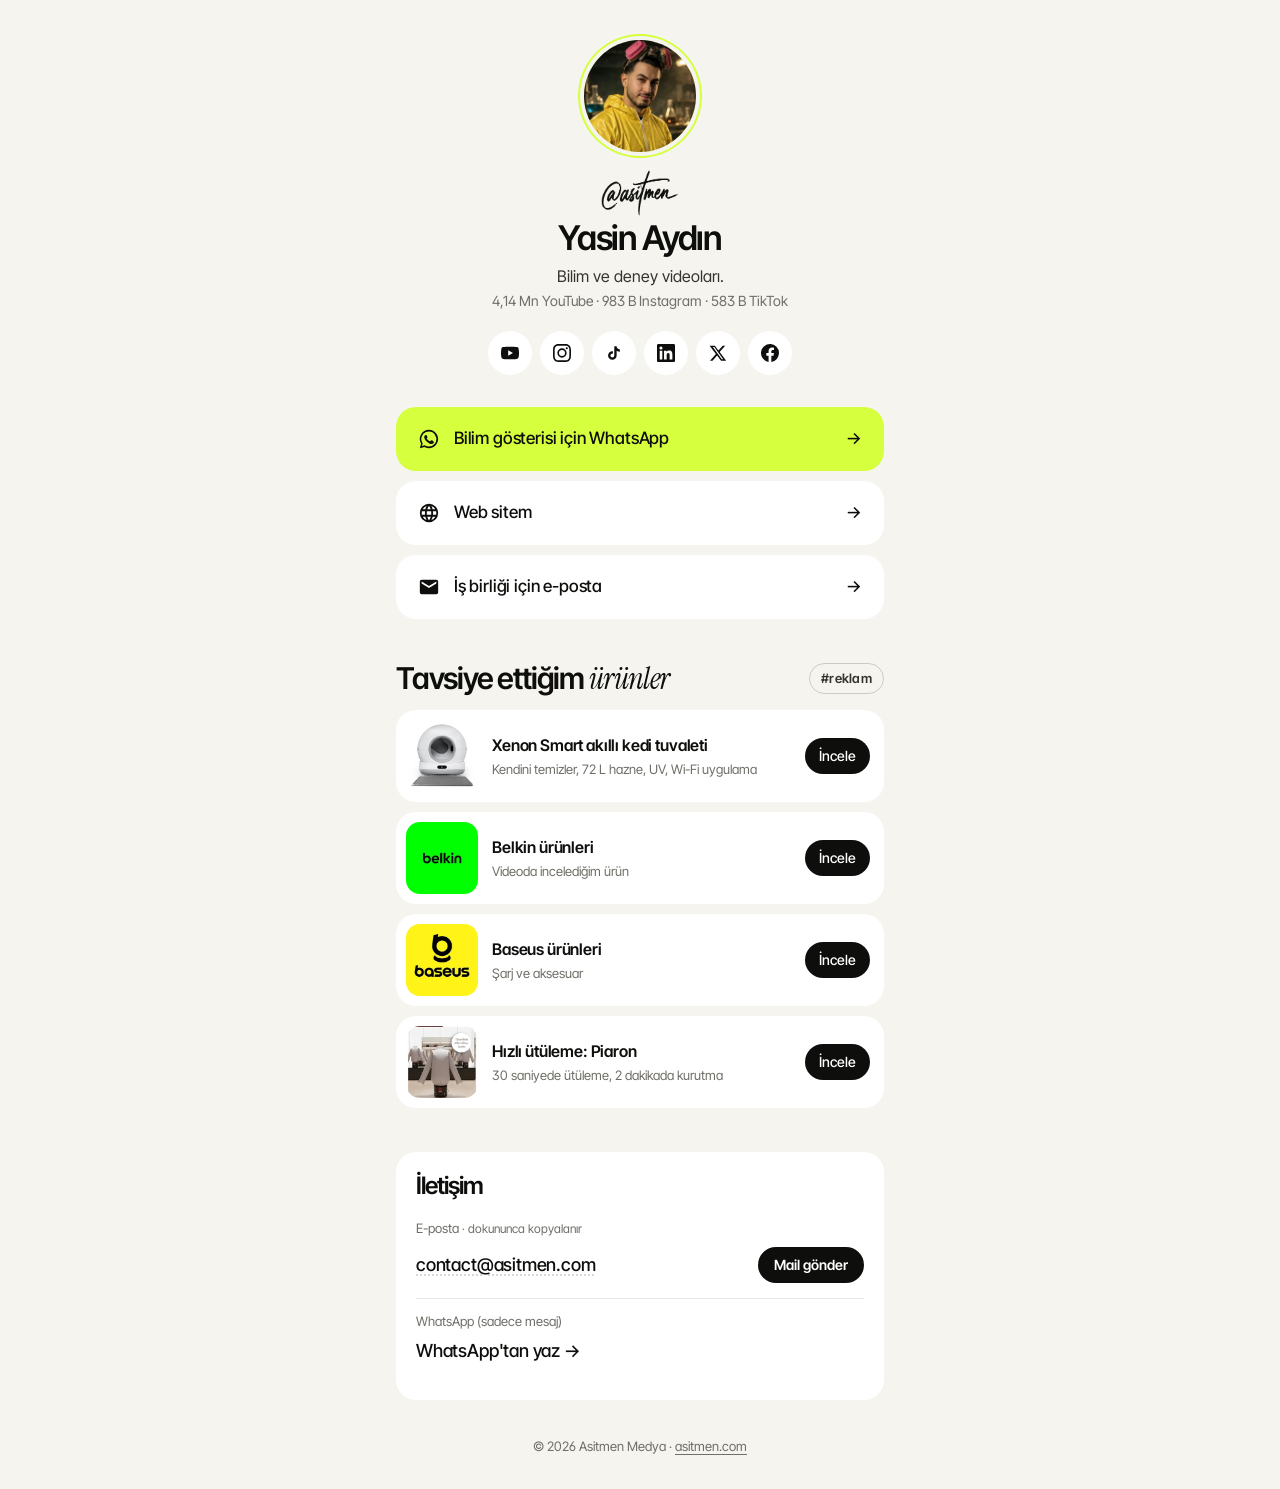
<file: link/index.html>
<!doctype html>
<html lang="tr">
<head>
<meta charset="utf-8">
<meta name="viewport" content="width=device-width, initial-scale=1, viewport-fit=cover">
<title>Asitmen | Tüm linkler</title>
<meta name="description" content="Asitmen (Yasin Aydın): web sitesi, iş birliği iletişimi, bilim gösterisi ve tavsiye ettiğim ürünler tek sayfada.">
<link rel="canonical" href="https://www.asitmen.com/link/">

<meta name="theme-color" content="#f5f4ef">
<meta property="og:type" content="website">
<meta property="og:site_name" content="Asitmen">
<meta property="og:locale" content="tr_TR">
<meta property="og:title" content="Asitmen | Tüm linkler">
<meta property="og:description" content="Asitmen (Yasin Aydın): web sitesi, iş birliği iletişimi, bilim gösterisi ve tavsiye ettiğim ürünler tek sayfada.">
<meta property="og:url" content="https://www.asitmen.com/link/">
<meta property="og:image" content="https://www.asitmen.com/static/img/og.jpg">
<meta property="og:image:width" content="1200">
<meta property="og:image:height" content="630">
<meta name="twitter:card" content="summary_large_image">
<link rel="icon" href="/favicon.svg" type="image/svg+xml">
<link rel="icon" href="/favicon-32.png" sizes="32x32" type="image/png">
<link rel="apple-touch-icon" href="/apple-touch-icon.png">
<link rel="preconnect" href="https://fonts.googleapis.com">
<link rel="preconnect" href="https://fonts.gstatic.com" crossorigin>
<link rel="stylesheet" href="https://fonts.googleapis.com/css2?family=Instrument+Serif:ital@0;1&family=Inter+Tight:wght@400;500;600;700&display=swap">
<link rel="stylesheet" href="/static/style.css?v=1795840744">
<script>document.documentElement.classList.add('js')</script>
<script type="application/ld+json">{"@context": "https://schema.org", "@type": "Person", "name": "Yasin Aydın", "alternateName": "Asitmen", "url": "https://www.asitmen.com/", "image": "https://www.asitmen.com/static/img/og.jpg", "email": "mailto:contact@asitmen.com", "jobTitle": "Bilim içerik üreticisi", "address": {"@type": "PostalAddress", "addressLocality": "Uşak", "addressCountry": "TR"}, "sameAs": ["https://www.youtube.com/@asitmen", "https://www.instagram.com/asitmen", "https://www.tiktok.com/@asitmen", "https://www.linkedin.com/in/asitmen", "https://x.com/asitmen", "https://www.facebook.com/asitmenfb"]}</script>

<script defer src="https://cloud.umami.is/script.js" data-website-id="28f9ae71-fcfd-4f28-82b6-16cc74342eee"></script>
<script>document.addEventListener('click',function(e){var l=e.target.closest&&e.target.closest('a[href]');if(!l||l.hasAttribute('data-umami-event')||!window.umami)return;var u;try{u=new URL(l.href,location.href)}catch(x){return}var h=u.hostname.replace(/^www\./,''),ad=null;if(u.protocol==='mailto:')ad='E-posta';else if(u.protocol==='tel:')ad='Telefon';else if(h!==location.hostname.replace(/^www\./,'')){var m={'wa.me':'WhatsApp','api.whatsapp.com':'WhatsApp','instagram.com':'Instagram','ig.me':'Instagram DM','tiktok.com':'TikTok','youtube.com':'YouTube','youtu.be':'YouTube','linkedin.com':'LinkedIn','x.com':'X','twitter.com':'X','facebook.com':'Facebook'};ad=m[h]||h}if(ad)umami.track(('Tıklama: '+ad).slice(0,50),{metin:(l.innerText||l.getAttribute('aria-label')||'').trim().slice(0,100),sayfa:location.pathname})},true);</script>
</head>
<body class="linkpage">
<main id="main" class="lp">
  <header class="lp-head">
    <img class="lp-avatar" src="/static/img/link/profil.webp" alt="Yasin Aydın" width="480" height="480">
    <img class="lp-sign" src="/static/img/logo/imza.png" alt="@asitmen" width="857" height="505">
    <h1>Yasin Aydın</h1>
    <p class="lp-bio">Bilim ve deney videoları. <span>4,14 Mn YouTube · 983 B Instagram · 583 B TikTok</span></p>
    <nav class="lp-social" aria-label="Sosyal medya"><a href="https://www.youtube.com/@asitmen" target="_blank" rel="noopener" aria-label="YouTube"><svg viewBox="0 0 24 24" aria-hidden="true"><path d="M23.5 6.2a3 3 0 0 0-2.1-2.1C19.5 3.6 12 3.6 12 3.6s-7.5 0-9.4.5A3 3 0 0 0 .5 6.2 31 31 0 0 0 0 12a31 31 0 0 0 .5 5.8 3 3 0 0 0 2.1 2.1c1.9.5 9.4.5 9.4.5s7.5 0 9.4-.5a3 3 0 0 0 2.1-2.1A31 31 0 0 0 24 12a31 31 0 0 0-.5-5.8zM9.6 15.6V8.4l6.3 3.6-6.3 3.6z"/></svg></a><a href="https://www.instagram.com/asitmen" target="_blank" rel="noopener" aria-label="Instagram"><svg viewBox="0 0 24 24" aria-hidden="true"><path d="M12 2.2c3.2 0 3.6 0 4.8.1 1.2.1 1.8.2 2.2.4.6.2 1 .5 1.4.9.4.4.7.9.9 1.4.2.4.4 1 .4 2.2.1 1.3.1 1.6.1 4.8s0 3.6-.1 4.8c-.1 1.2-.2 1.8-.4 2.2-.2.6-.5 1-.9 1.4-.4.4-.9.7-1.4.9-.4.2-1 .4-2.2.4-1.3.1-1.6.1-4.8.1s-3.6 0-4.8-.1c-1.2-.1-1.8-.2-2.2-.4-.6-.2-1-.5-1.4-.9-.4-.4-.7-.9-.9-1.4-.2-.4-.4-1-.4-2.2C2.2 15.6 2.2 15.2 2.2 12s0-3.6.1-4.8c.1-1.2.2-1.8.4-2.2.2-.6.5-1 .9-1.4.4-.4.9-.7 1.4-.9.4-.2 1-.4 2.2-.4C8.4 2.2 8.8 2.2 12 2.2zM12 0C8.7 0 8.3 0 7.1.1 5.8.1 4.9.3 4.1.6c-.8.3-1.5.7-2.1 1.4C1.3 2.6.9 3.3.6 4.1.3 4.9.1 5.8.1 7.1 0 8.3 0 8.7 0 12s0 3.7.1 4.9c.1 1.3.3 2.2.6 2.9.3.8.7 1.5 1.4 2.1.6.7 1.3 1.1 2.1 1.4.8.3 1.6.5 2.9.6 1.2.1 1.6.1 4.9.1s3.7 0 4.9-.1c1.3-.1 2.2-.3 2.9-.6.8-.3 1.5-.7 2.1-1.4.7-.6 1.1-1.3 1.4-2.1.3-.8.5-1.6.6-2.9.1-1.2.1-1.6.1-4.9s0-3.7-.1-4.9c-.1-1.3-.3-2.2-.6-2.9-.3-.8-.7-1.5-1.4-2.1C21.4 1.3 20.7.9 19.9.6 19.1.3 18.2.1 16.9.1 15.7 0 15.3 0 12 0zm0 5.8a6.2 6.2 0 1 0 0 12.4 6.2 6.2 0 0 0 0-12.4zM12 16a4 4 0 1 1 0-8 4 4 0 0 1 0 8zm6.4-11.8a1.4 1.4 0 1 0 0 2.9 1.4 1.4 0 0 0 0-2.9z"/></svg></a><a href="https://www.tiktok.com/@asitmen" target="_blank" rel="noopener" aria-label="TikTok"><svg viewBox="0 0 24 24" aria-hidden="true"><path d="M16.6 5.8A4.3 4.3 0 0 1 15.5 3h-3.1v12.4a2.6 2.6 0 0 1-2.6 2.5 2.6 2.6 0 0 1-2.6-2.6 2.6 2.6 0 0 1 3.4-2.5V9.6a5.7 5.7 0 0 0-6.5 5.7 5.7 5.7 0 0 0 5.7 5.7 5.7 5.7 0 0 0 5.7-5.7V9a7.4 7.4 0 0 0 4.3 1.4V7.3a4.3 4.3 0 0 1-3.2-1.5z"/></svg></a><a href="https://www.linkedin.com/in/asitmen" target="_blank" rel="noopener" aria-label="LinkedIn"><svg viewBox="0 0 24 24" aria-hidden="true"><path d="M20.4 20.5h-3.6v-5.6c0-1.3 0-3-1.8-3s-2.1 1.4-2.1 2.9v5.7H9.4V9h3.4v1.6c.5-.9 1.6-1.8 3.4-1.8 3.6 0 4.3 2.4 4.3 5.5v6.2zM5.3 7.4a2.1 2.1 0 1 1 0-4.2 2.1 2.1 0 0 1 0 4.2zM7.1 20.5H3.6V9h3.5v11.5zM22.2 0H1.8C.8 0 0 .8 0 1.7v20.6c0 .9.8 1.7 1.8 1.7h20.4c1 0 1.8-.8 1.8-1.7V1.7C24 .8 23.2 0 22.2 0z"/></svg></a><a href="https://x.com/asitmen" target="_blank" rel="noopener" aria-label="X"><svg viewBox="0 0 24 24" aria-hidden="true"><path d="M18.2 2.2h3.4l-7.4 8.5 8.7 11.5h-6.8l-5.3-7-6.1 7H1.3l7.9-9L.8 2.2h7l4.8 6.4 5.6-6.4zm-1.2 18h1.9L7.1 4.1H5.1L17 20.2z"/></svg></a><a href="https://www.facebook.com/asitmenfb" target="_blank" rel="noopener" aria-label="Facebook"><svg viewBox="0 0 24 24" aria-hidden="true"><path d="M24 12a12 12 0 1 0-13.9 11.9v-8.4h-3V12h3V9.4c0-3 1.8-4.7 4.5-4.7 1.3 0 2.7.2 2.7.2v3h-1.5c-1.5 0-2 .9-2 1.9V12h3.4l-.5 3.5h-2.9v8.4A12 12 0 0 0 24 12z"/></svg></a></nav>
  </header>

  <section class="lp-links" aria-label="Linkler">
    <a class="lp-btn lp-btn-accent" href="https://wa.me/908503078467?text=Merhaba%2C+Asitmen+ile+bilim+g%C3%B6sterisi+i%C3%A7in+ileti%C5%9Fime+ge%C3%A7iyorum." target="_blank" rel="noopener"><svg viewBox="0 0 24 24" aria-hidden="true"><path d="M12 2a10 10 0 0 0-8.6 15.1L2 22l5-1.3A10 10 0 1 0 12 2zm0 18.2c-1.6 0-3.1-.4-4.4-1.2l-.3-.2-3 .8.8-2.9-.2-.3A8.2 8.2 0 1 1 12 20.2zm4.5-6.1c-.2-.1-1.5-.7-1.7-.8-.2-.1-.4-.1-.6.1l-.8 1c-.1.2-.3.2-.5.1a6.7 6.7 0 0 1-3.3-2.9c-.2-.4.2-.4.7-1.3.1-.2 0-.3 0-.4l-.8-1.8c-.2-.5-.4-.4-.6-.4h-.5a1 1 0 0 0-.7.3c-.2.3-.9.9-.9 2.2s.9 2.5 1.1 2.7c.1.2 1.8 2.8 4.4 3.9 1.7.7 2.3.8 3.1.6.5-.1 1.5-.6 1.7-1.2.2-.6.2-1.1.2-1.2-.1-.1-.3-.2-.5-.3z"/></svg><span>Bilim gösterisi için WhatsApp</span><i aria-hidden="true">→</i></a>
    <a class="lp-btn" href="/"><svg viewBox="0 0 24 24" aria-hidden="true"><path d="M12 2a10 10 0 1 0 0 20 10 10 0 0 0 0-20zm6.9 6h-2.9a15.7 15.7 0 0 0-1.4-3.6A8 8 0 0 1 18.9 8zM12 4c.8 1.2 1.5 2.5 1.9 4h-3.8c.4-1.5 1.1-2.8 1.9-4zM4.3 14a8.2 8.2 0 0 1 0-4h3.4a16.5 16.5 0 0 0 0 4H4.3zm.8 2h2.9c.3 1.3.8 2.5 1.4 3.6A8 8 0 0 1 5.1 16zM8 8H5.1a8 8 0 0 1 4.3-3.6C8.8 5.5 8.3 6.7 8 8zm4 12c-.8-1.2-1.5-2.5-1.9-4h3.8c-.4 1.5-1.1 2.8-1.9 4zm2.3-6H9.7a14.7 14.7 0 0 1 0-4h4.6a14.7 14.7 0 0 1 0 4zm.3 5.6c.6-1.1 1.1-2.3 1.4-3.6h2.9a8 8 0 0 1-4.3 3.6zm1.7-5.6a16.5 16.5 0 0 0 0-4h3.4a8.2 8.2 0 0 1 0 4h-3.4z"/></svg><span>Web sitem</span><i aria-hidden="true">→</i></a>
    <a class="lp-btn" href="mailto:contact@asitmen.com?subject=%C4%B0%C5%9F%20birli%C4%9Fi"><svg viewBox="0 0 24 24" aria-hidden="true"><path d="M20 4H4a2 2 0 0 0-2 2v12a2 2 0 0 0 2 2h16a2 2 0 0 0 2-2V6a2 2 0 0 0-2-2zm0 4.2-8 5-8-5V6l8 5 8-5v2.2z"/></svg><span>İş birliği için e-posta</span><i aria-hidden="true">→</i></a>
  </section>

  <section class="lp-section" aria-labelledby="urunler">
    <div class="lp-section-head">
      <h2 id="urunler">Tavsiye ettiğim <em>ürünler</em></h2>
      <span class="tag tag-head">#reklam</span>
    </div>
    <div class="products">
      <a class="product" href="https://shop.xenonsmart.com/products/kedi-tuvaleti-kamerasiz" data-umami-event="Ürün: Xenon Smart akıllı kedi tuvaleti" target="_blank" rel="noopener sponsored">
        <img src="/static/img/link/xenon.webp" alt="" width="240" height="240" loading="lazy">
        <span class="product-text"><b>Xenon Smart akıllı kedi tuvaleti</b><small>Kendini temizler, 72 L hazne, UV, Wi-Fi uygulama</small></span>
        <span class="product-go">İncele</span>
      </a>
      <a class="product" href="https://www.hepsiburada.com/magaza/skylinetech?markalar=belkin&amp;tab=allproducts" data-umami-event="Ürün: Belkin ürünleri" target="_blank" rel="noopener sponsored">
        <img src="/static/img/link/belkin.webp" alt="" width="240" height="240" loading="lazy">
        <span class="product-text"><b>Belkin ürünleri</b><small>Videoda incelediğim ürün</small></span>
        <span class="product-go">İncele</span>
      </a>
      <a class="product" href="https://www.hepsiburada.com/magaza/nethouse?siralama=azalanfiyat&amp;markalar=baseus" data-umami-event="Ürün: Baseus ürünleri" target="_blank" rel="noopener sponsored">
        <img src="/static/img/link/baseus.webp" alt="" width="240" height="240" loading="lazy">
        <span class="product-text"><b>Baseus ürünleri</b><small>Şarj ve aksesuar</small></span>
        <span class="product-go">İncele</span>
      </a>
      <a class="product" href="https://app.hb.biz/BDXwuLePftvo" data-umami-event="Ürün: Hızlı ütüleme: Piaron" target="_blank" rel="noopener sponsored">
        <img src="/static/img/link/piaron.webp" alt="" width="240" height="240" loading="lazy">
        <span class="product-text"><b>Hızlı ütüleme: Piaron</b><small>30 saniyede ütüleme, 2 dakikada kurutma</small></span>
        <span class="product-go">İncele</span>
      </a>
    </div>
  </section>

  <section class="lp-section lp-contact" aria-labelledby="iletisim">
    <h2 id="iletisim">İletişim</h2>
    <div class="lp-contact-row">
      <span class="lp-label">E-posta <small>· dokununca kopyalanır</small></span>
      <button class="lp-mail-copy" type="button" data-copy="contact@asitmen.com" data-done="Kopyalandı ✓" title="Kopyalamak için dokun">contact@asitmen.com</button>
      <a class="lp-mail-send" href="mailto:contact@asitmen.com">Mail gönder</a>
    </div>
    <div class="lp-contact-row">
      <span class="lp-label">WhatsApp (sadece mesaj)</span>
      <a href="https://wa.me/908503078467" target="_blank" rel="noopener">WhatsApp'tan yaz →</a>
    </div>
  </section>

  <footer class="lp-foot">© 2026 Asitmen Medya · <a href="/">asitmen.com</a></footer>
</main>
<script src="/static/main.js?v=1795840744" defer></script>
</body>
</html>
</file>
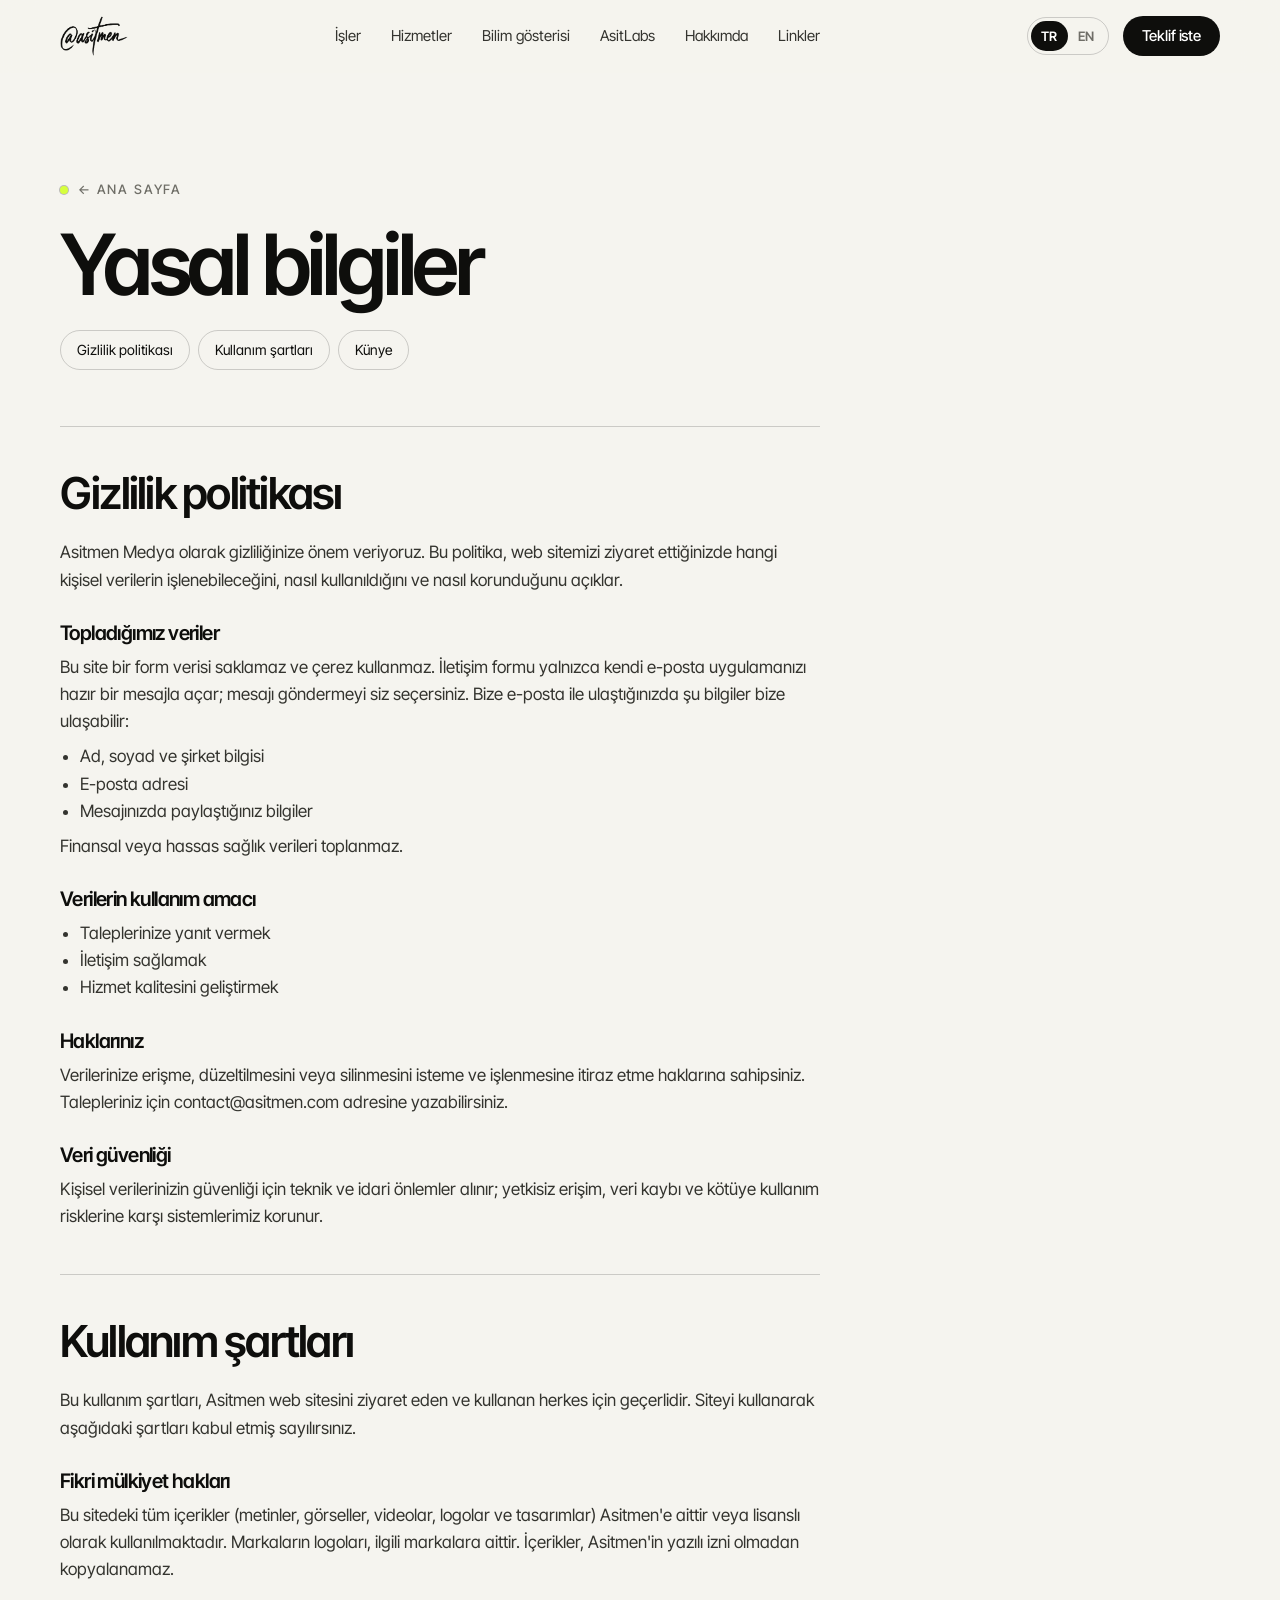
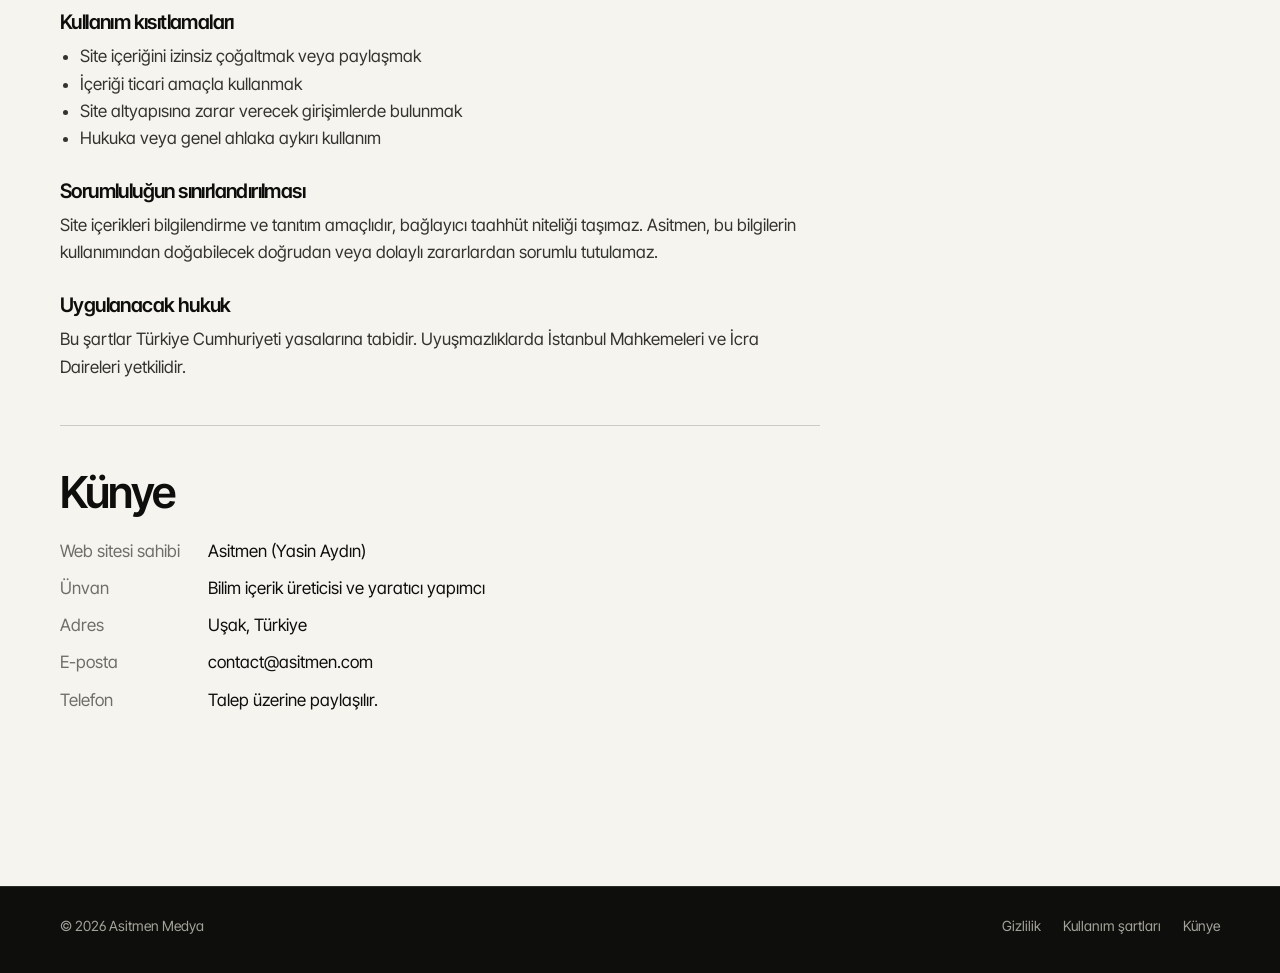
<file: privacy-policy/index.html>
<!doctype html><html lang="tr"><head><meta charset="utf-8"><title>Asitmen</title>
<meta name="robots" content="noindex"><link rel="canonical" href="https://www.asitmen.com/yasal/#gizlilik">
<meta http-equiv="refresh" content="0; url=/yasal/#gizlilik"><script>location.replace("/yasal/#gizlilik")</script></head>
<body><a href="/yasal/#gizlilik">asitmen.com</a></body></html>
</file>
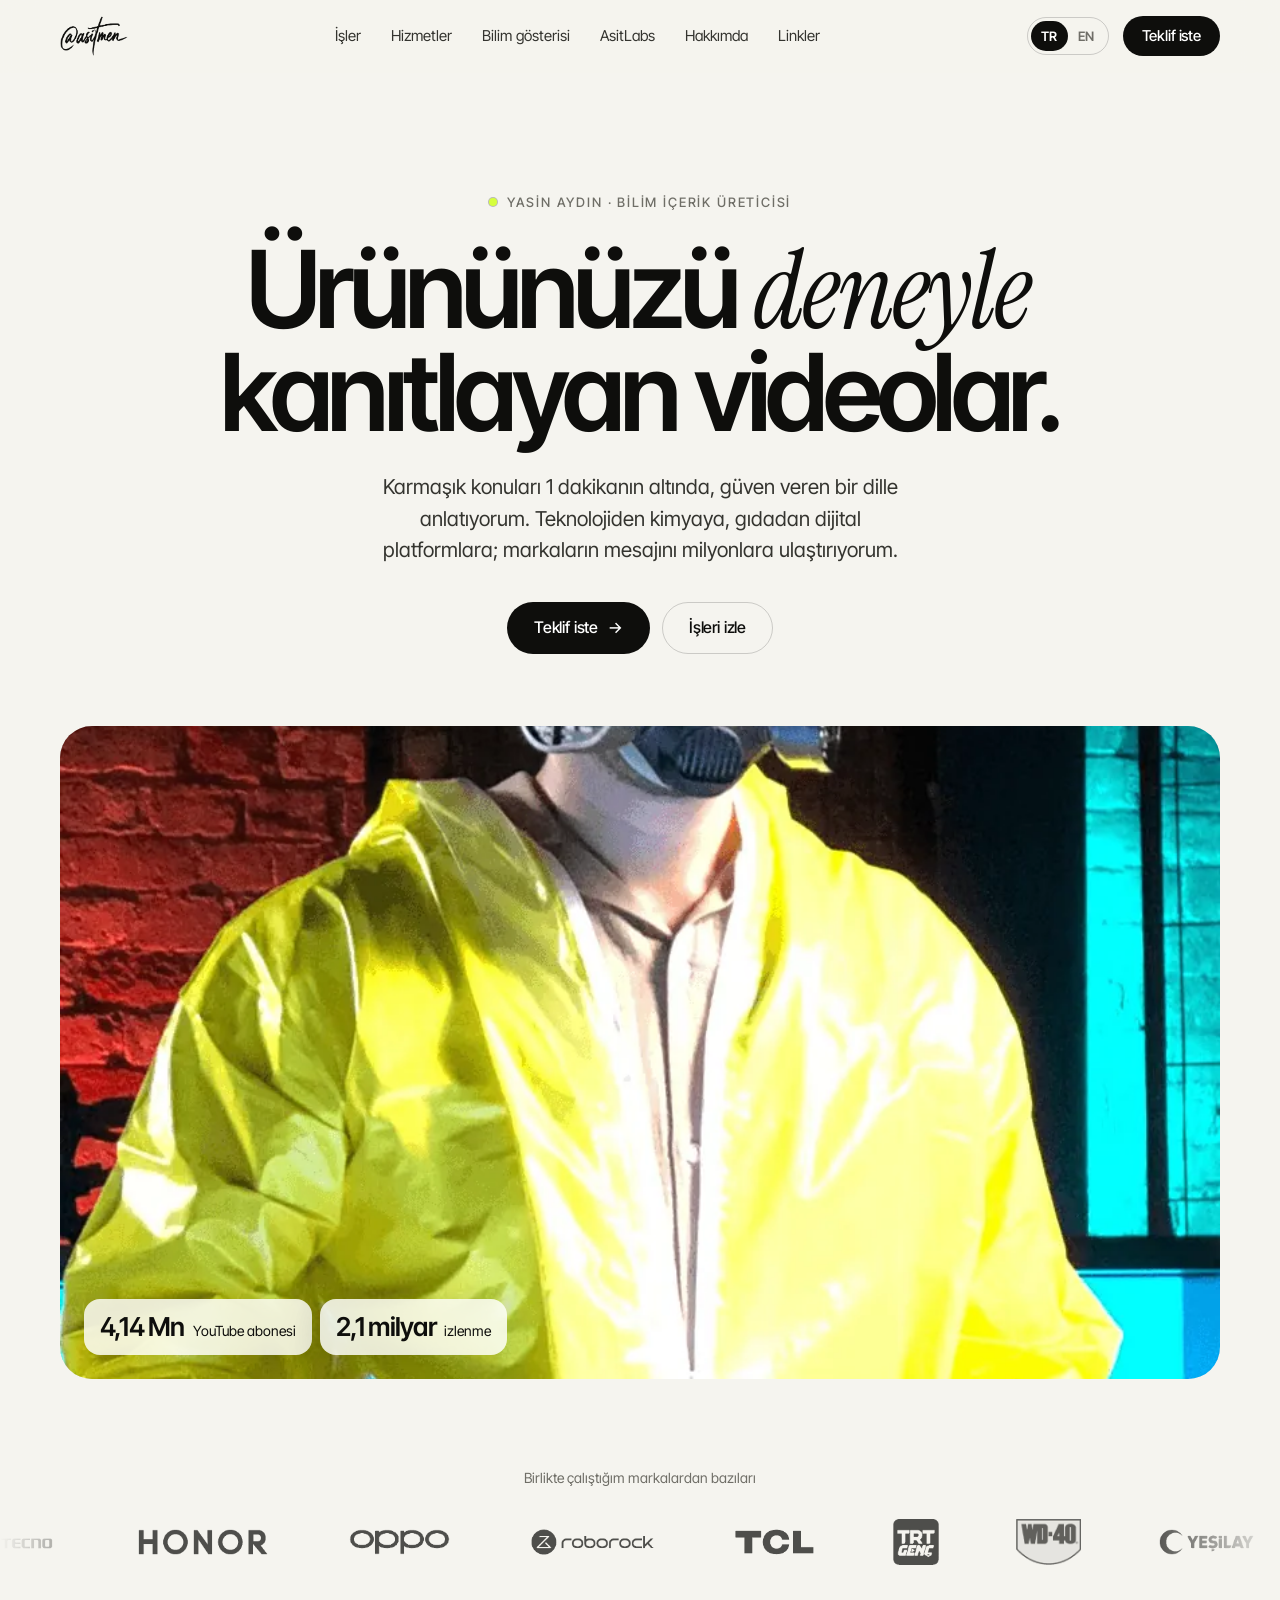
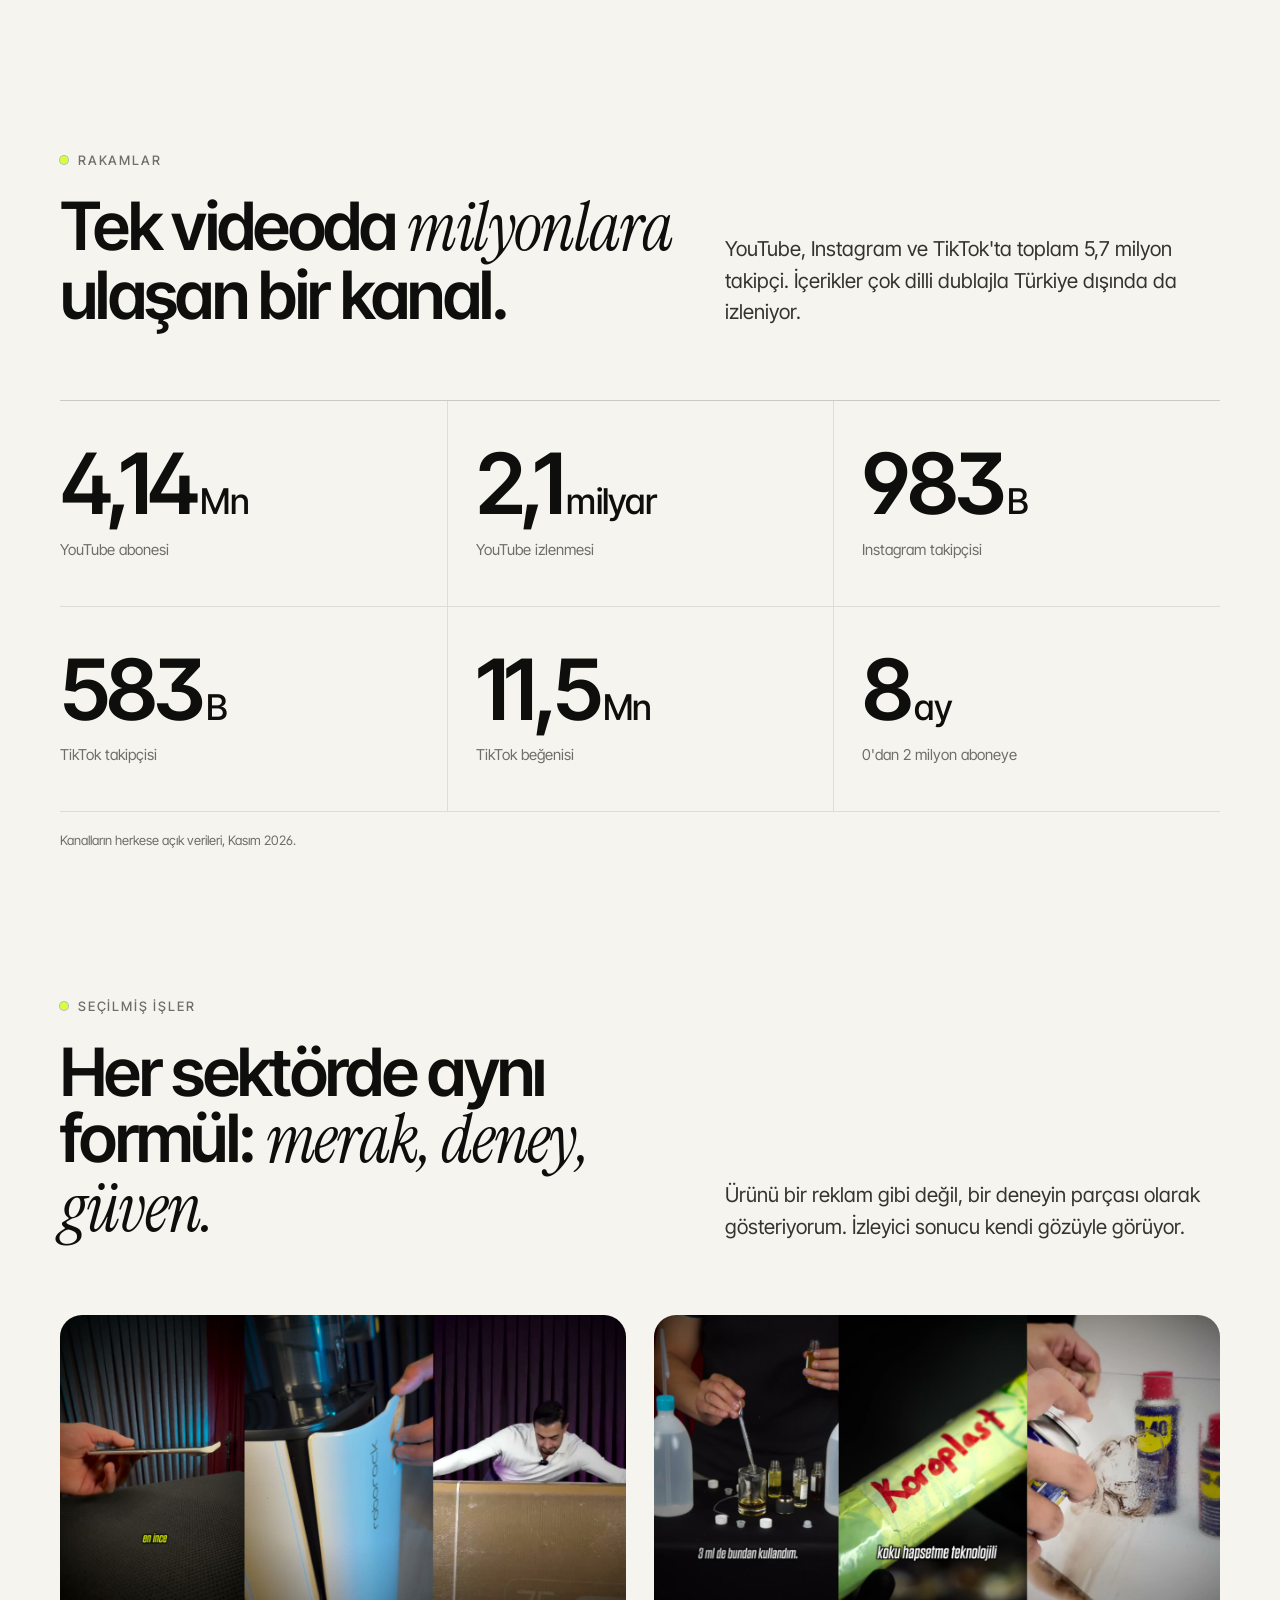
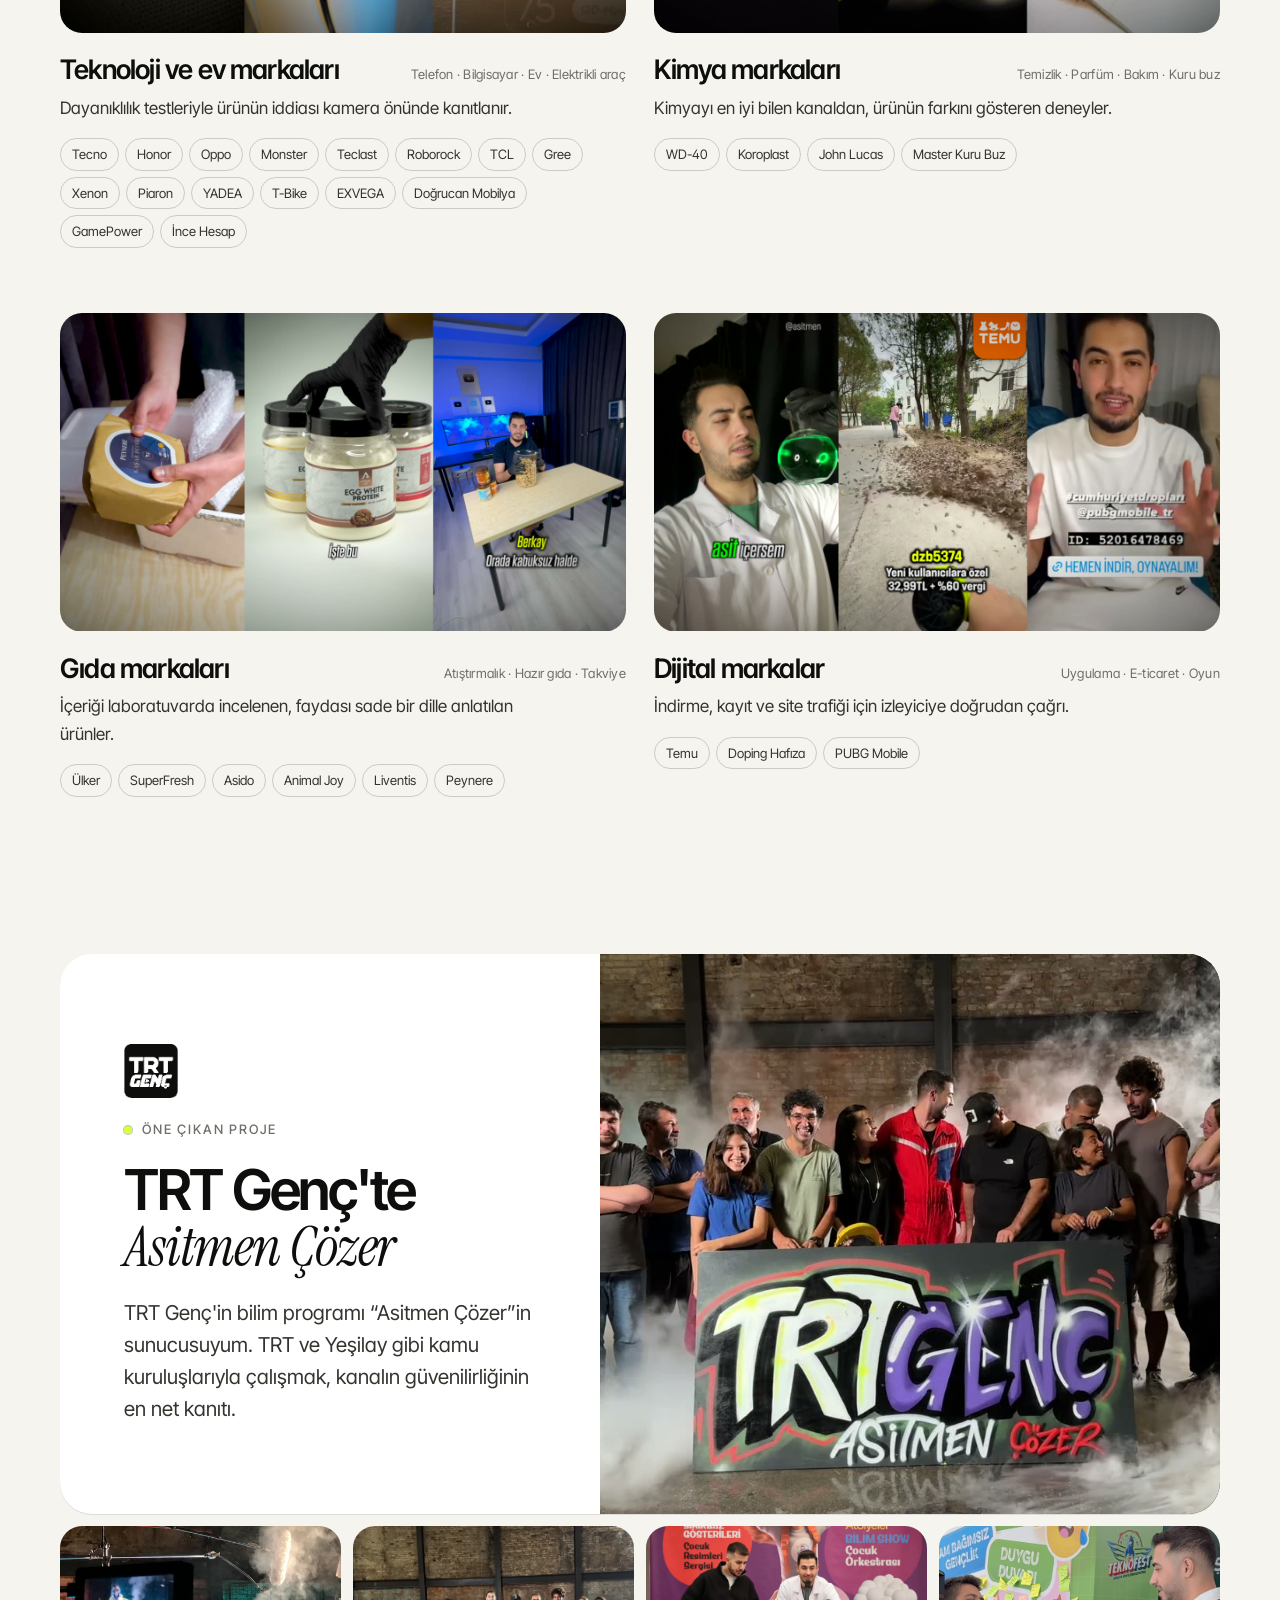
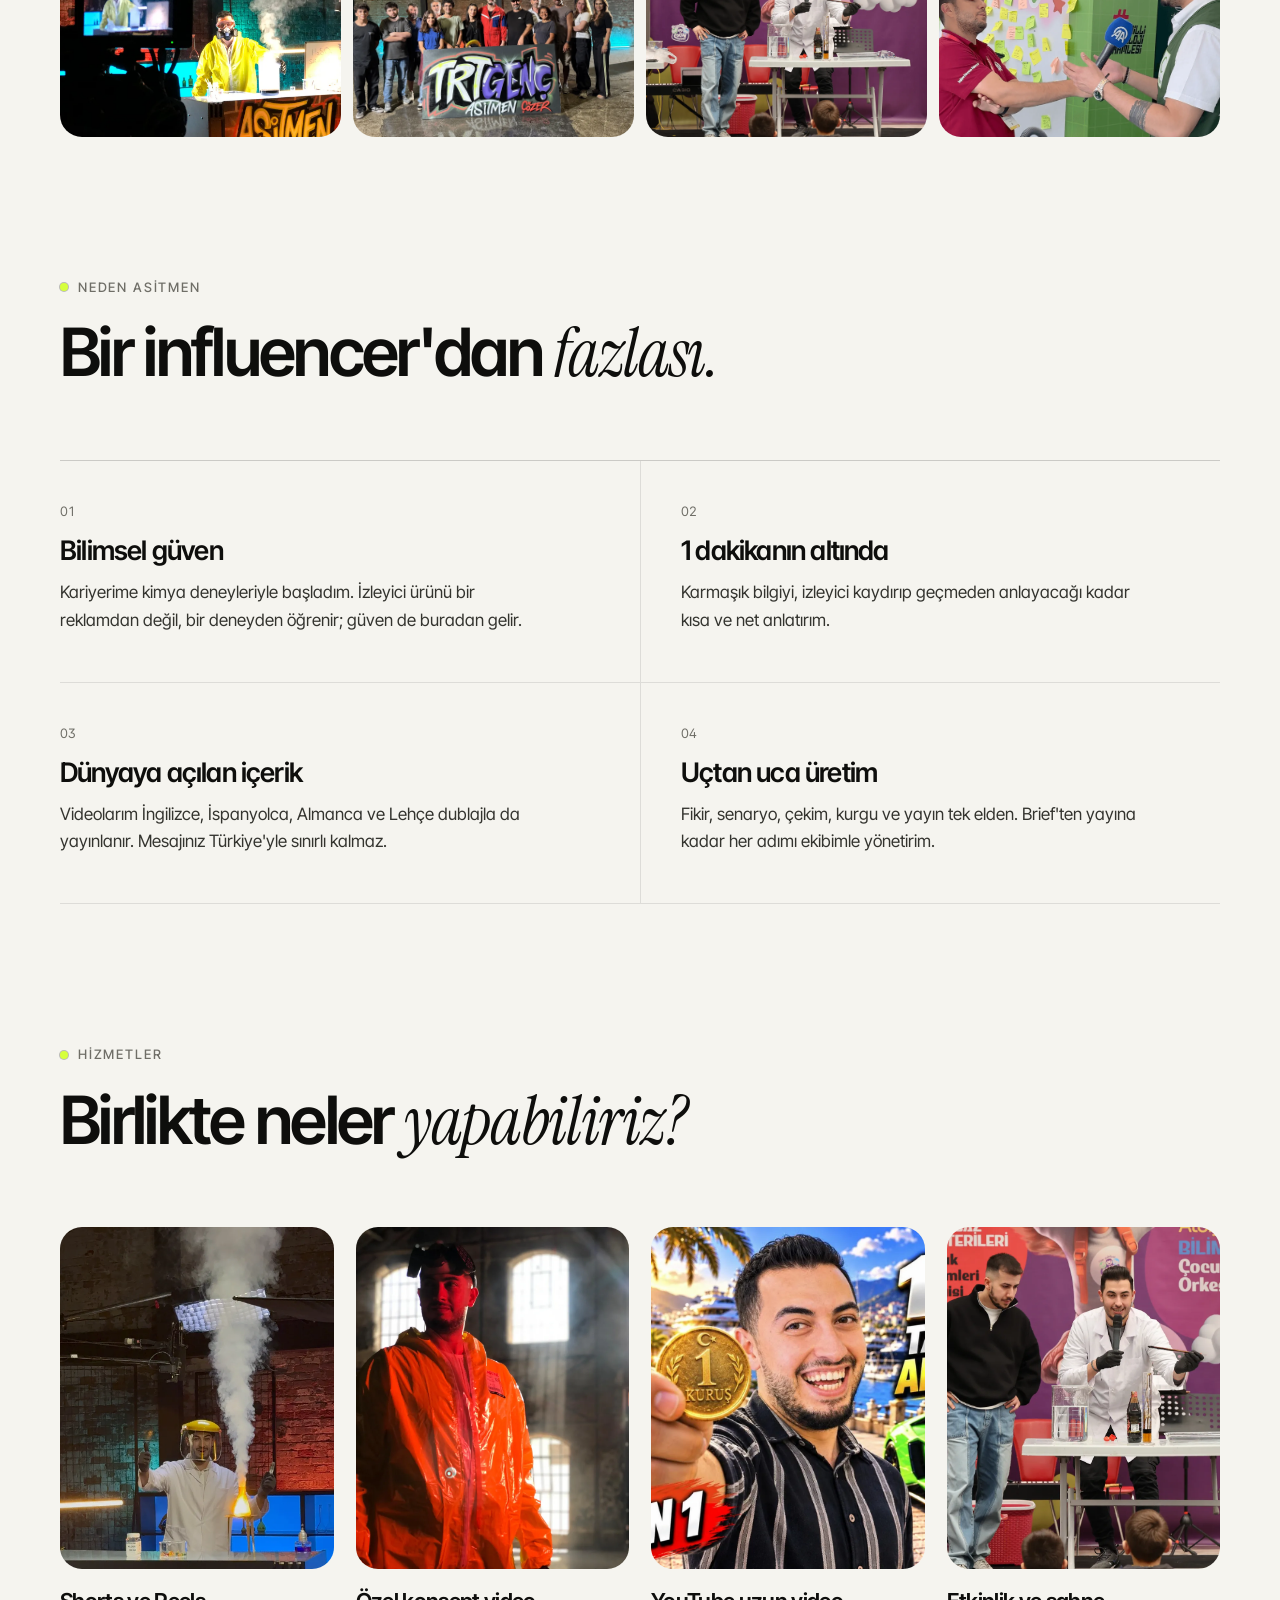
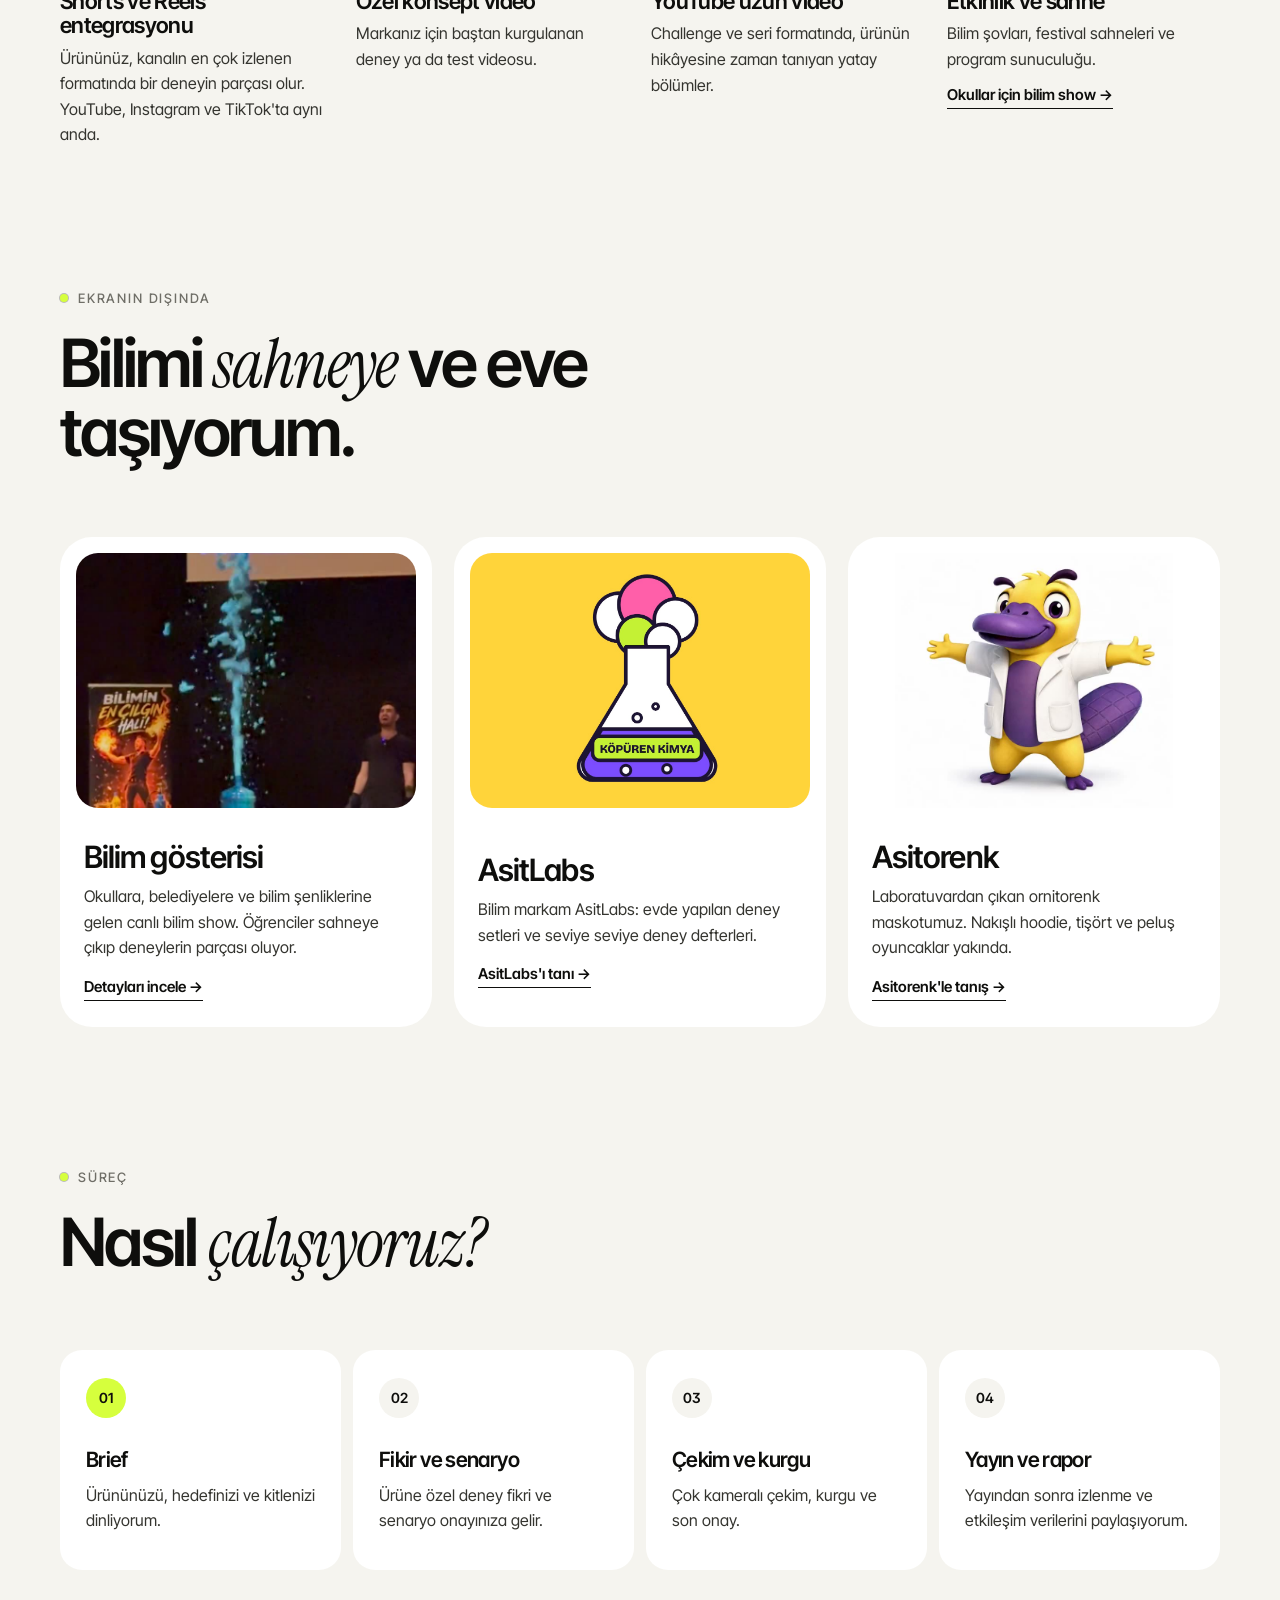
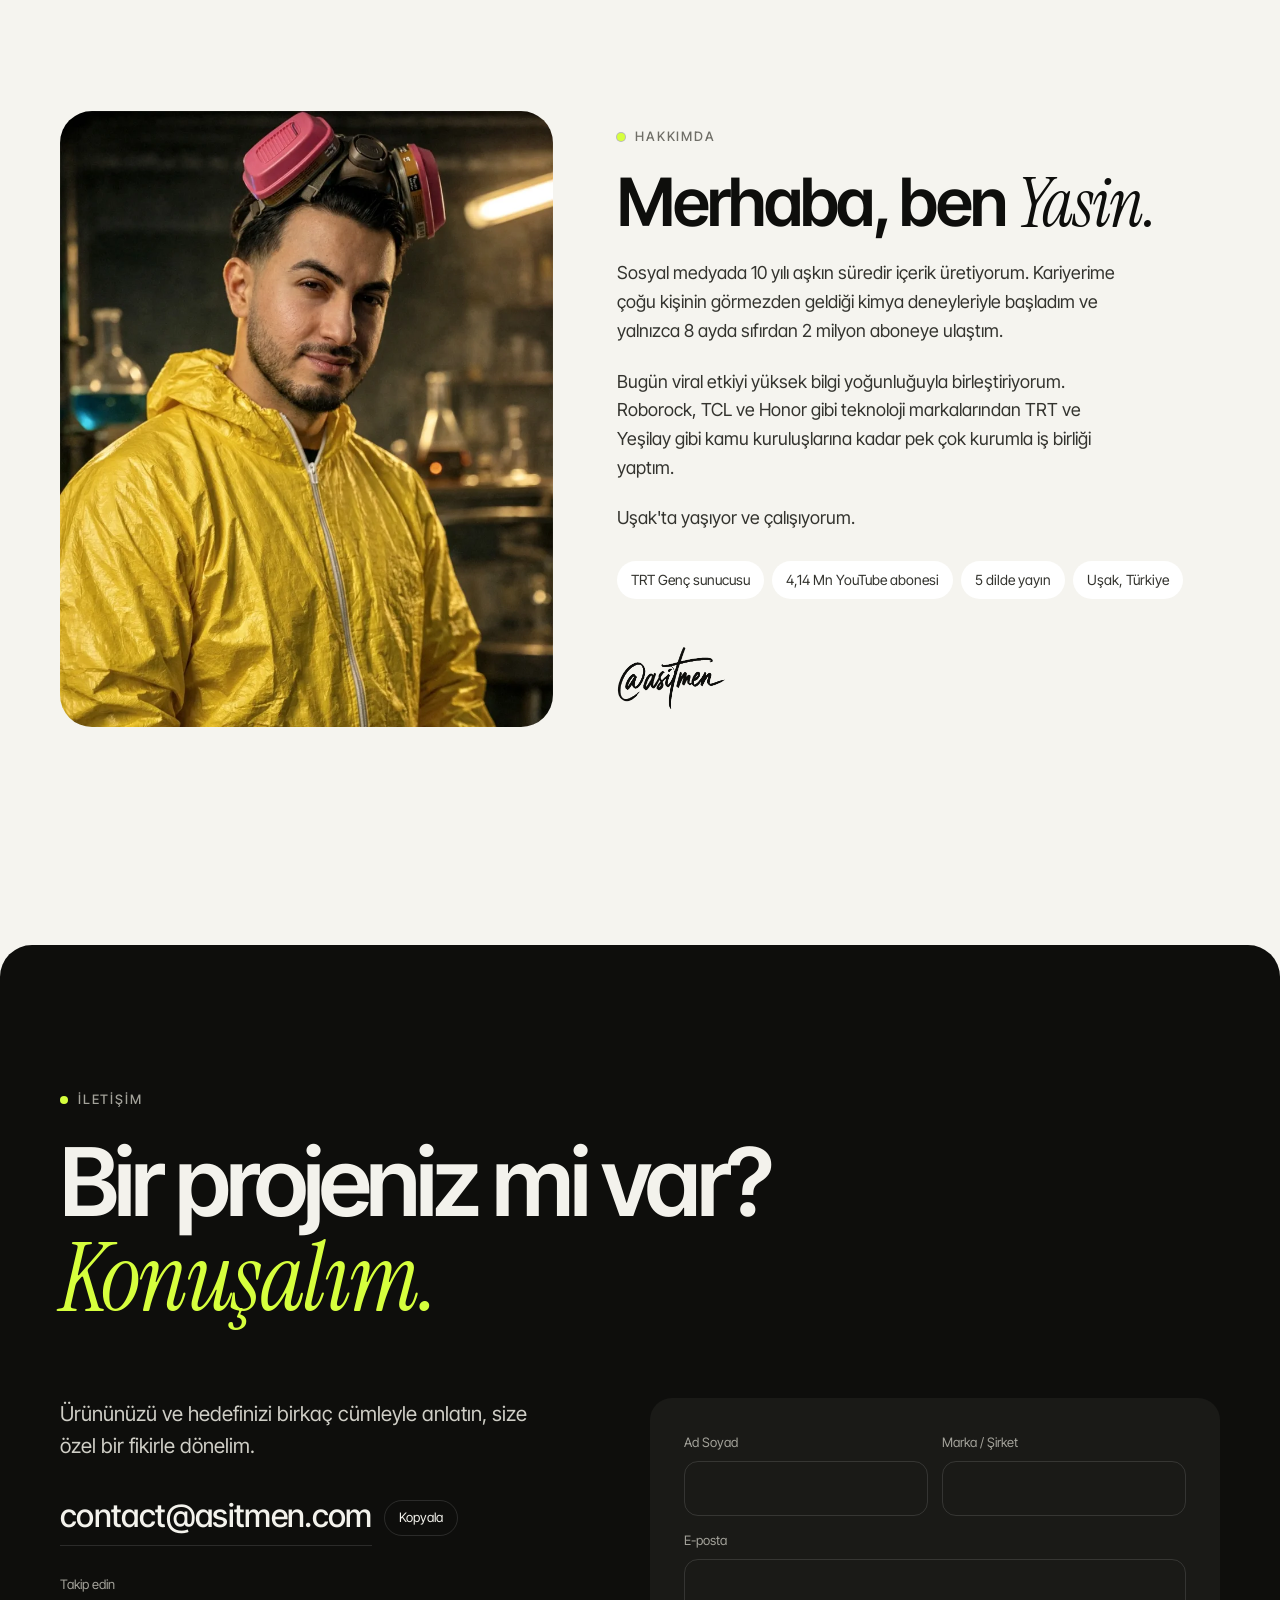
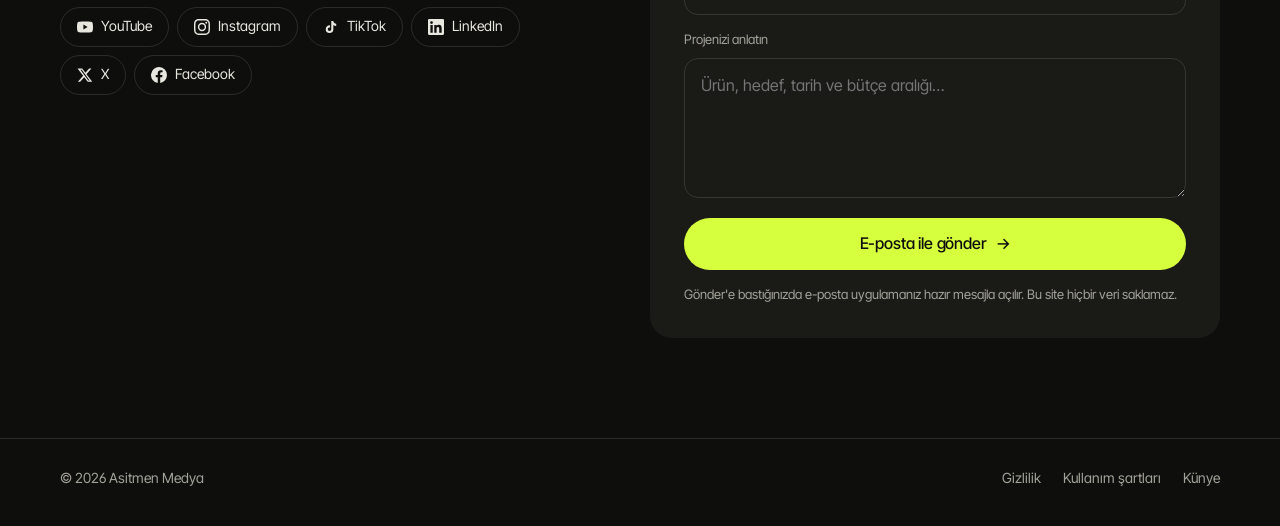
<file: projeler/index.html>
<!doctype html><html lang="tr"><head><meta charset="utf-8"><title>Asitmen</title>
<meta name="robots" content="noindex"><link rel="canonical" href="https://www.asitmen.com/#isler">
<meta http-equiv="refresh" content="0; url=/#isler"><script>location.replace("/#isler")</script></head>
<body><a href="/#isler">asitmen.com</a></body></html>
</file>
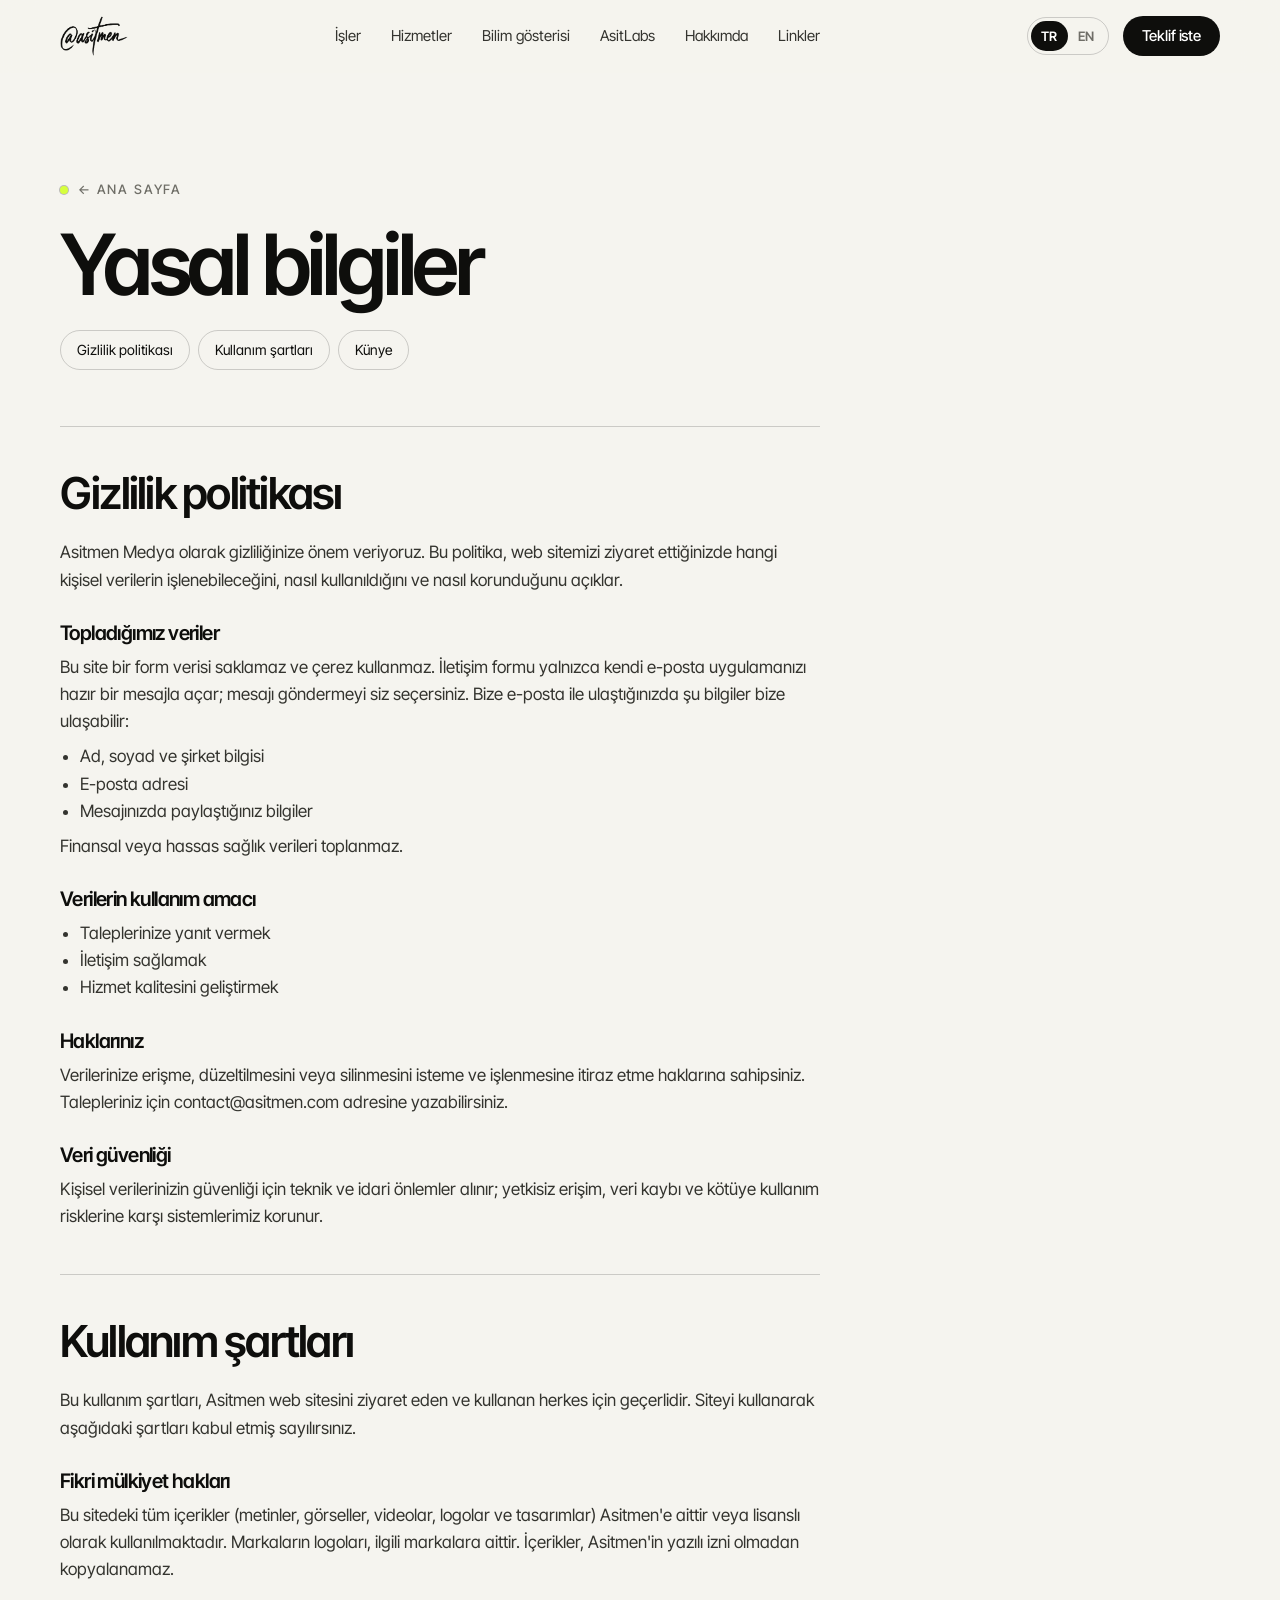
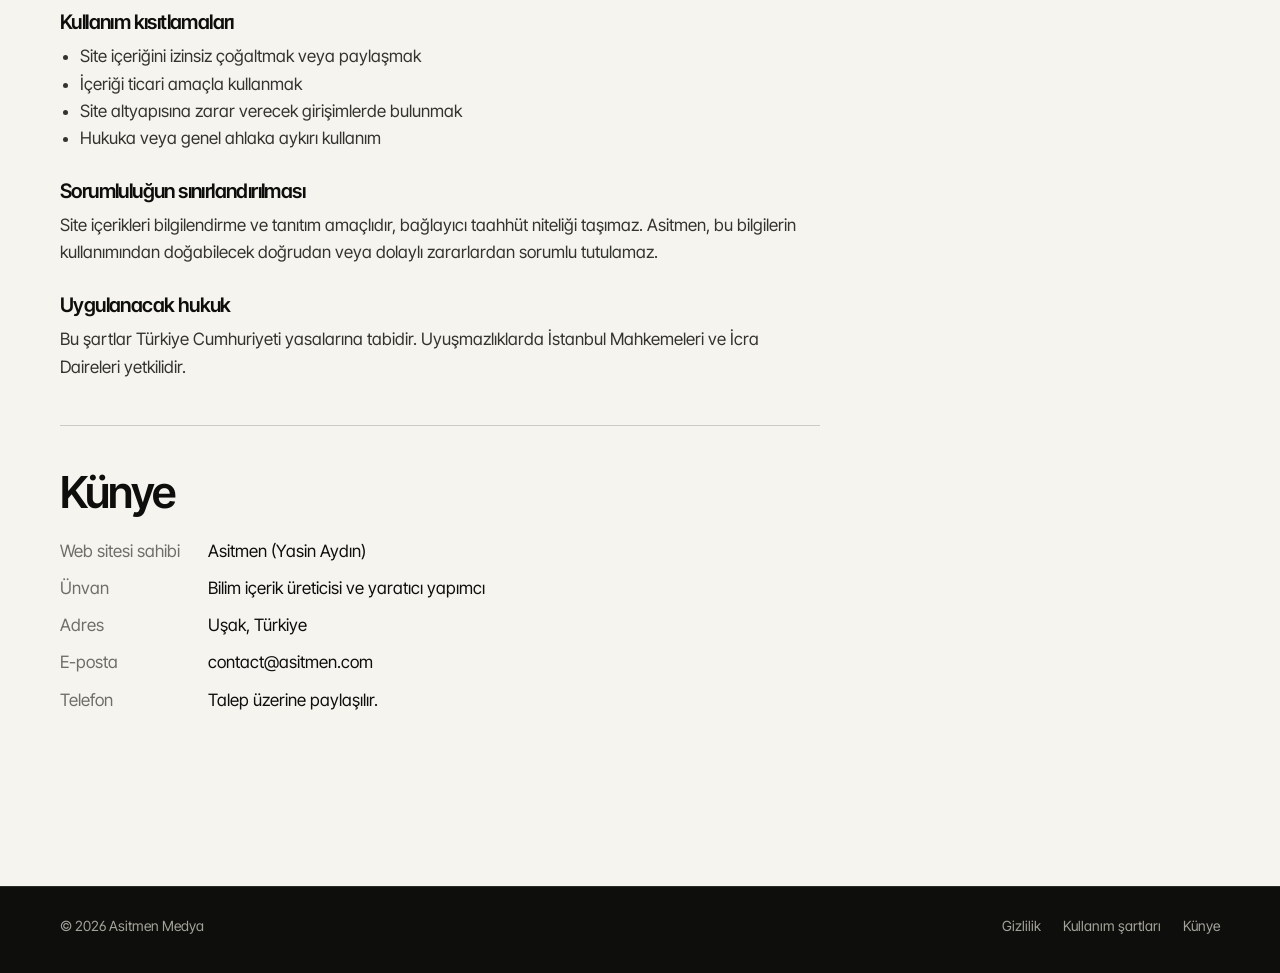
<file: terms-and-conditions/index.html>
<!doctype html><html lang="tr"><head><meta charset="utf-8"><title>Asitmen</title>
<meta name="robots" content="noindex"><link rel="canonical" href="https://www.asitmen.com/yasal/#sartlar">
<meta http-equiv="refresh" content="0; url=/yasal/#sartlar"><script>location.replace("/yasal/#sartlar")</script></head>
<body><a href="/yasal/#sartlar">asitmen.com</a></body></html>
</file>
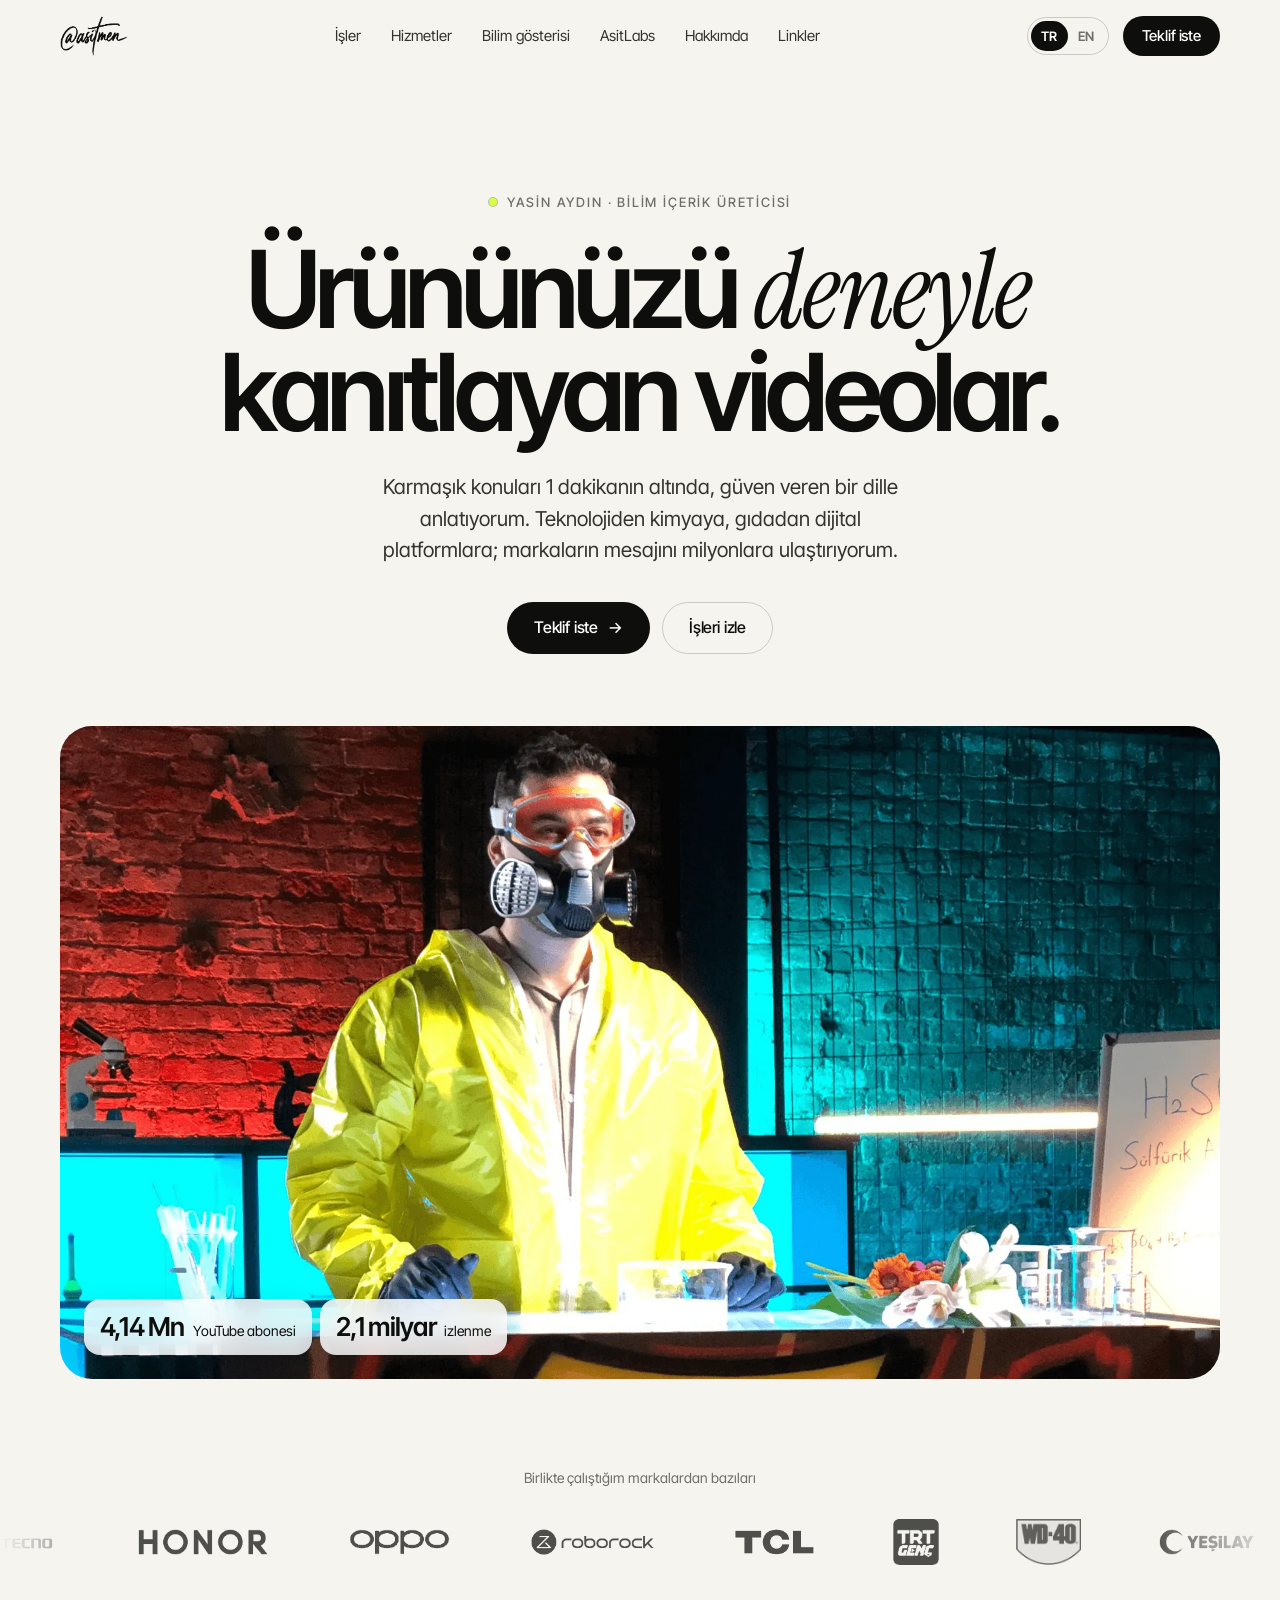
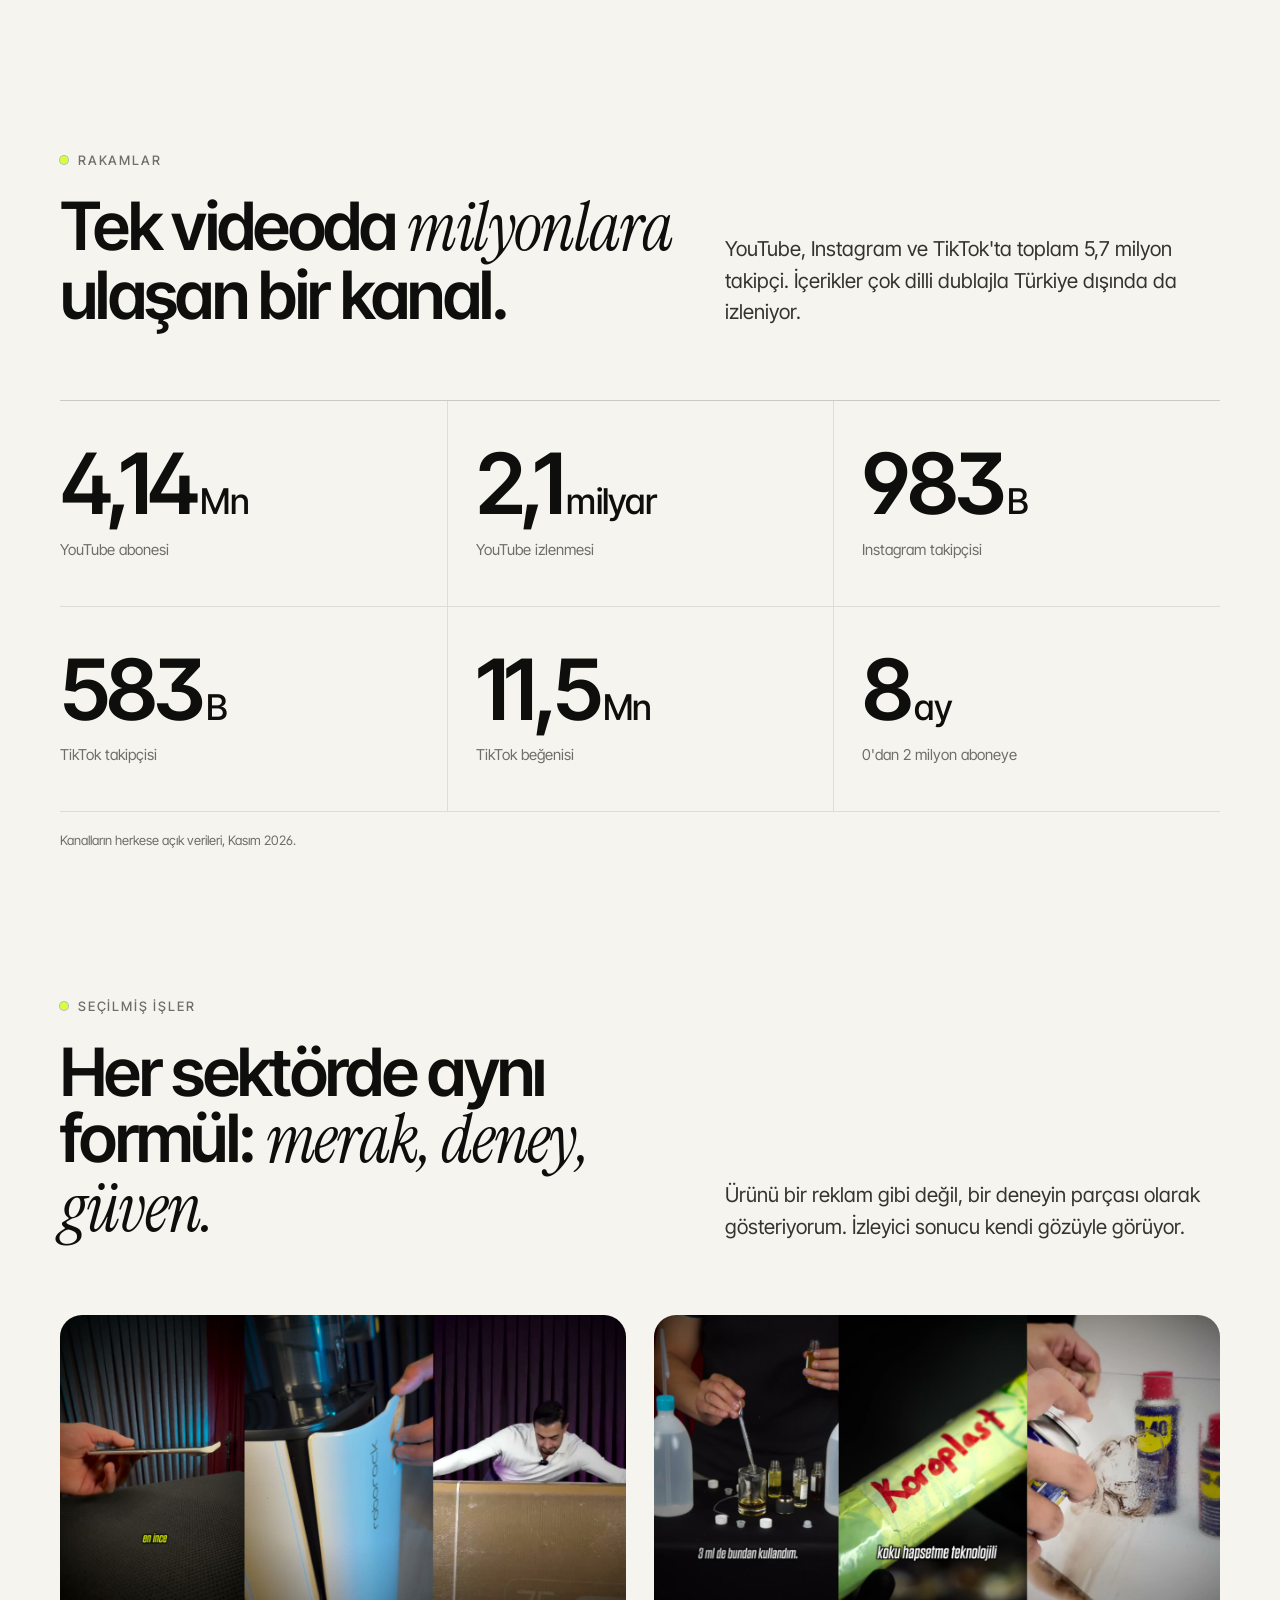
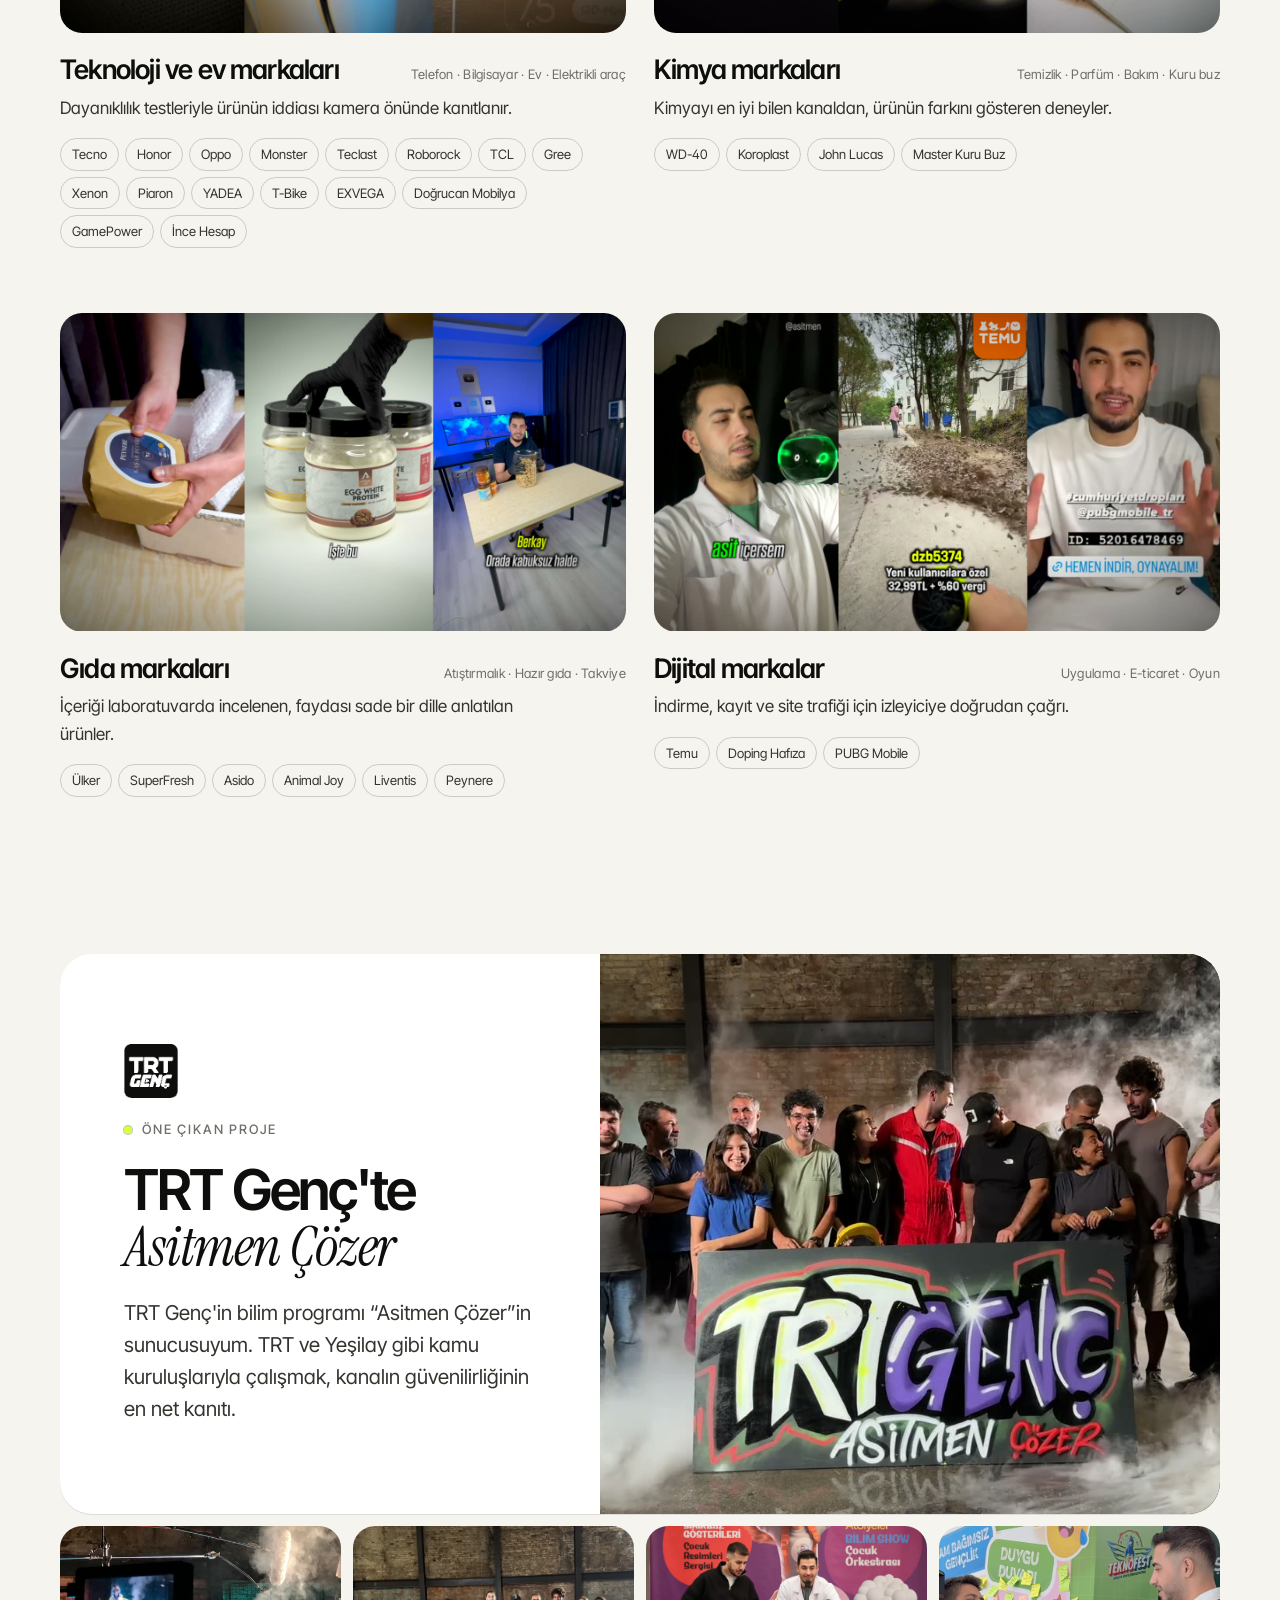
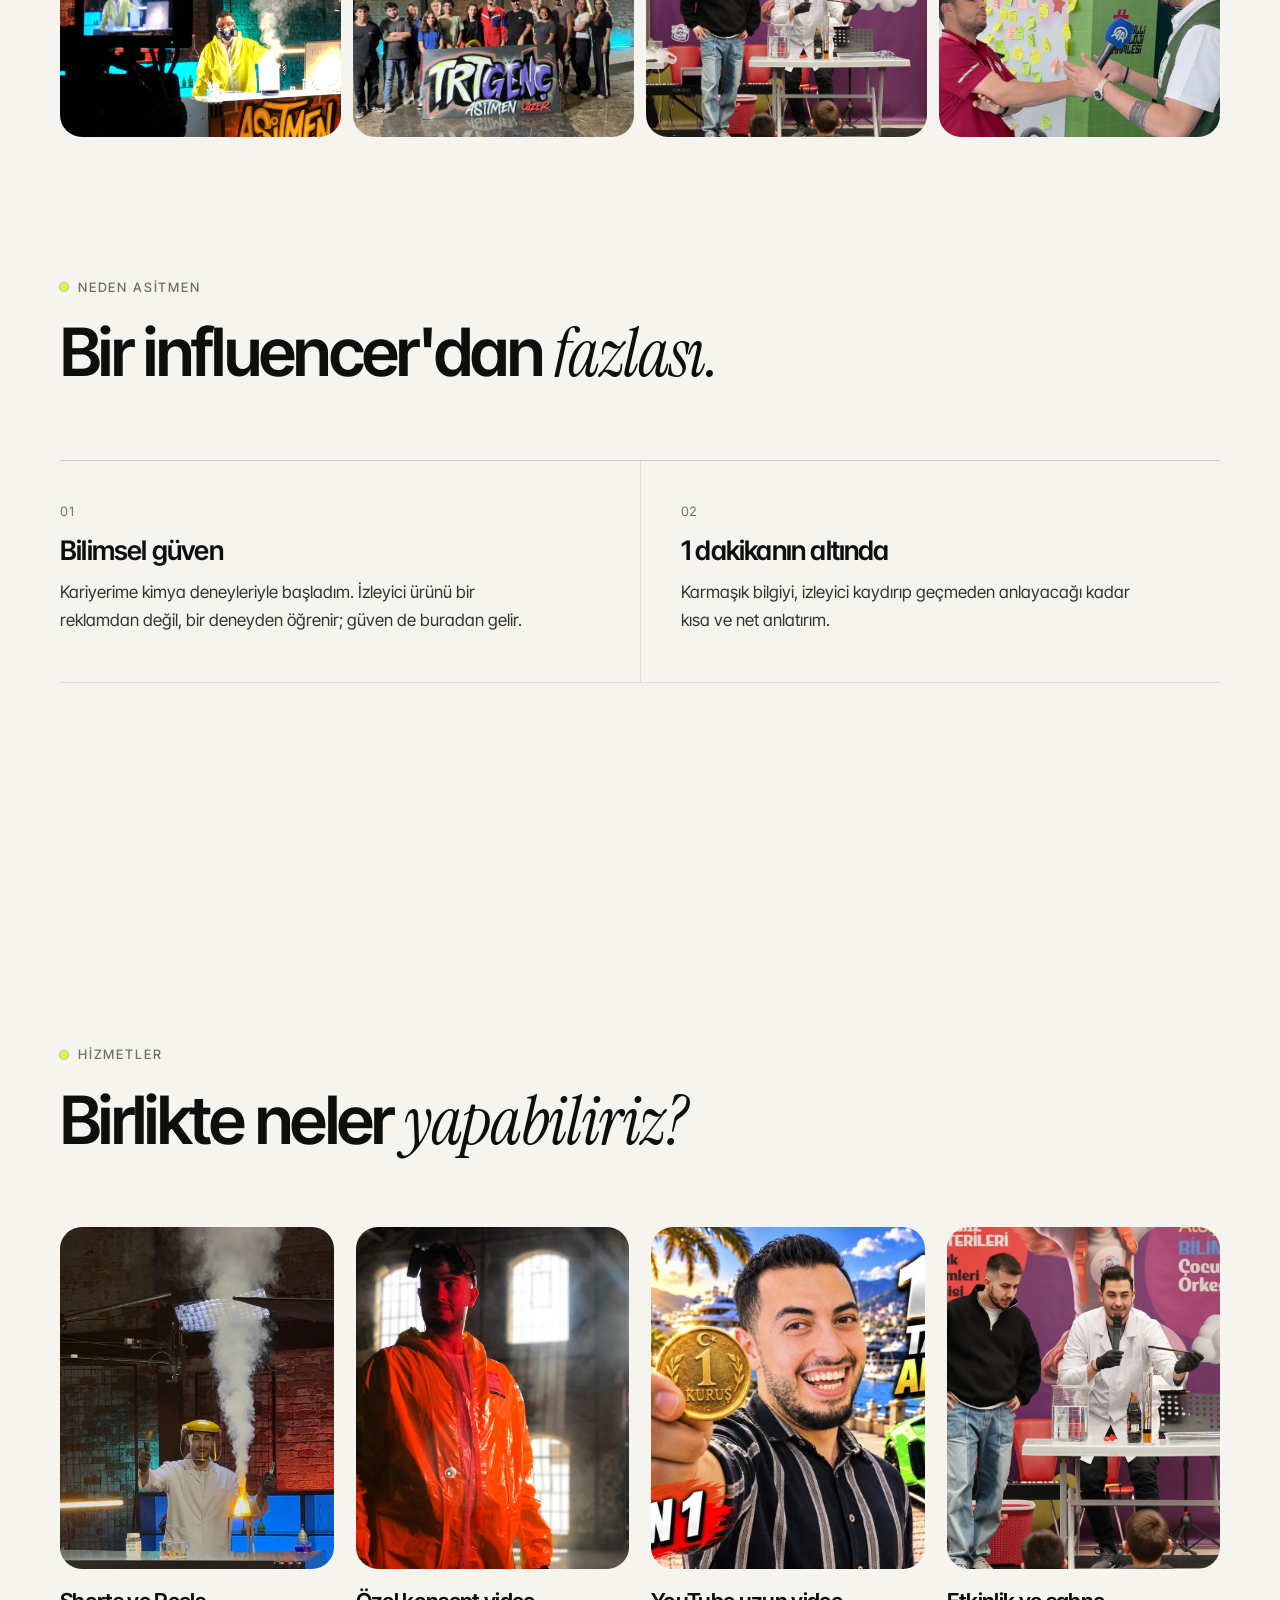
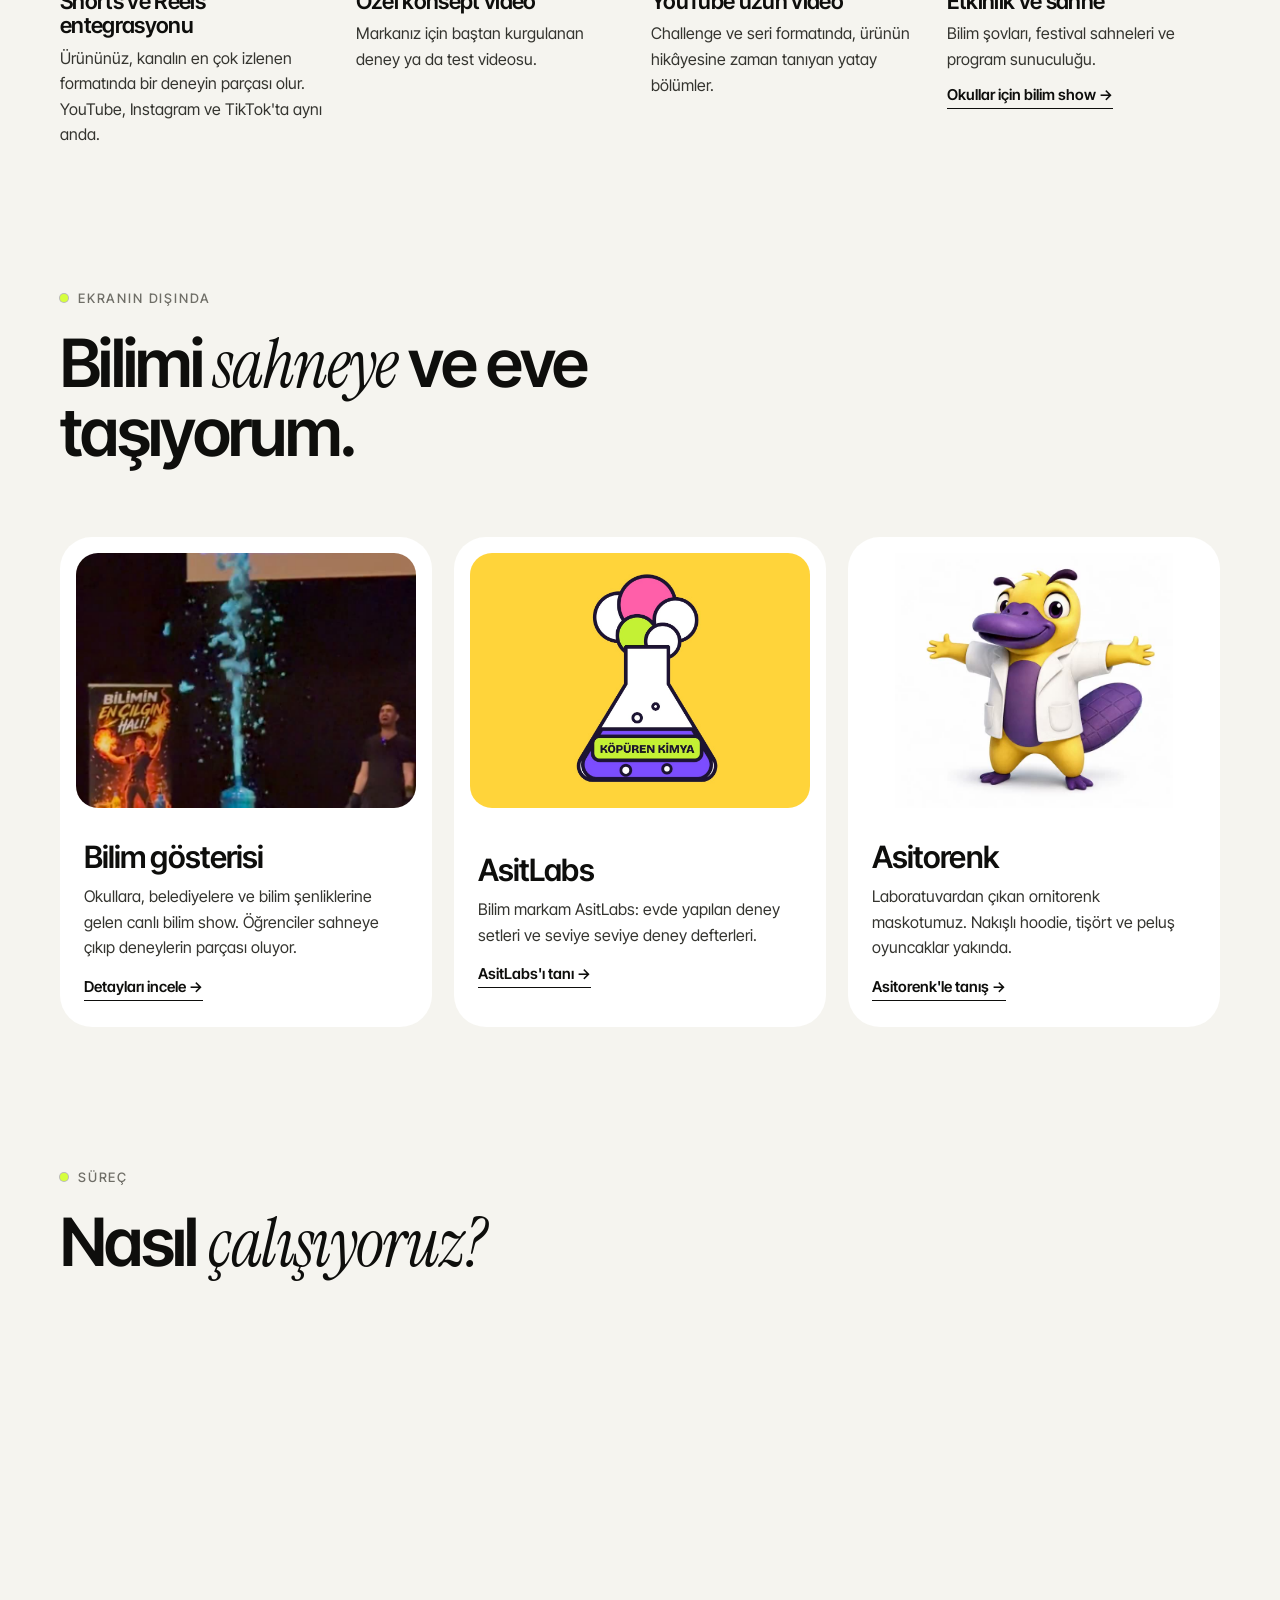
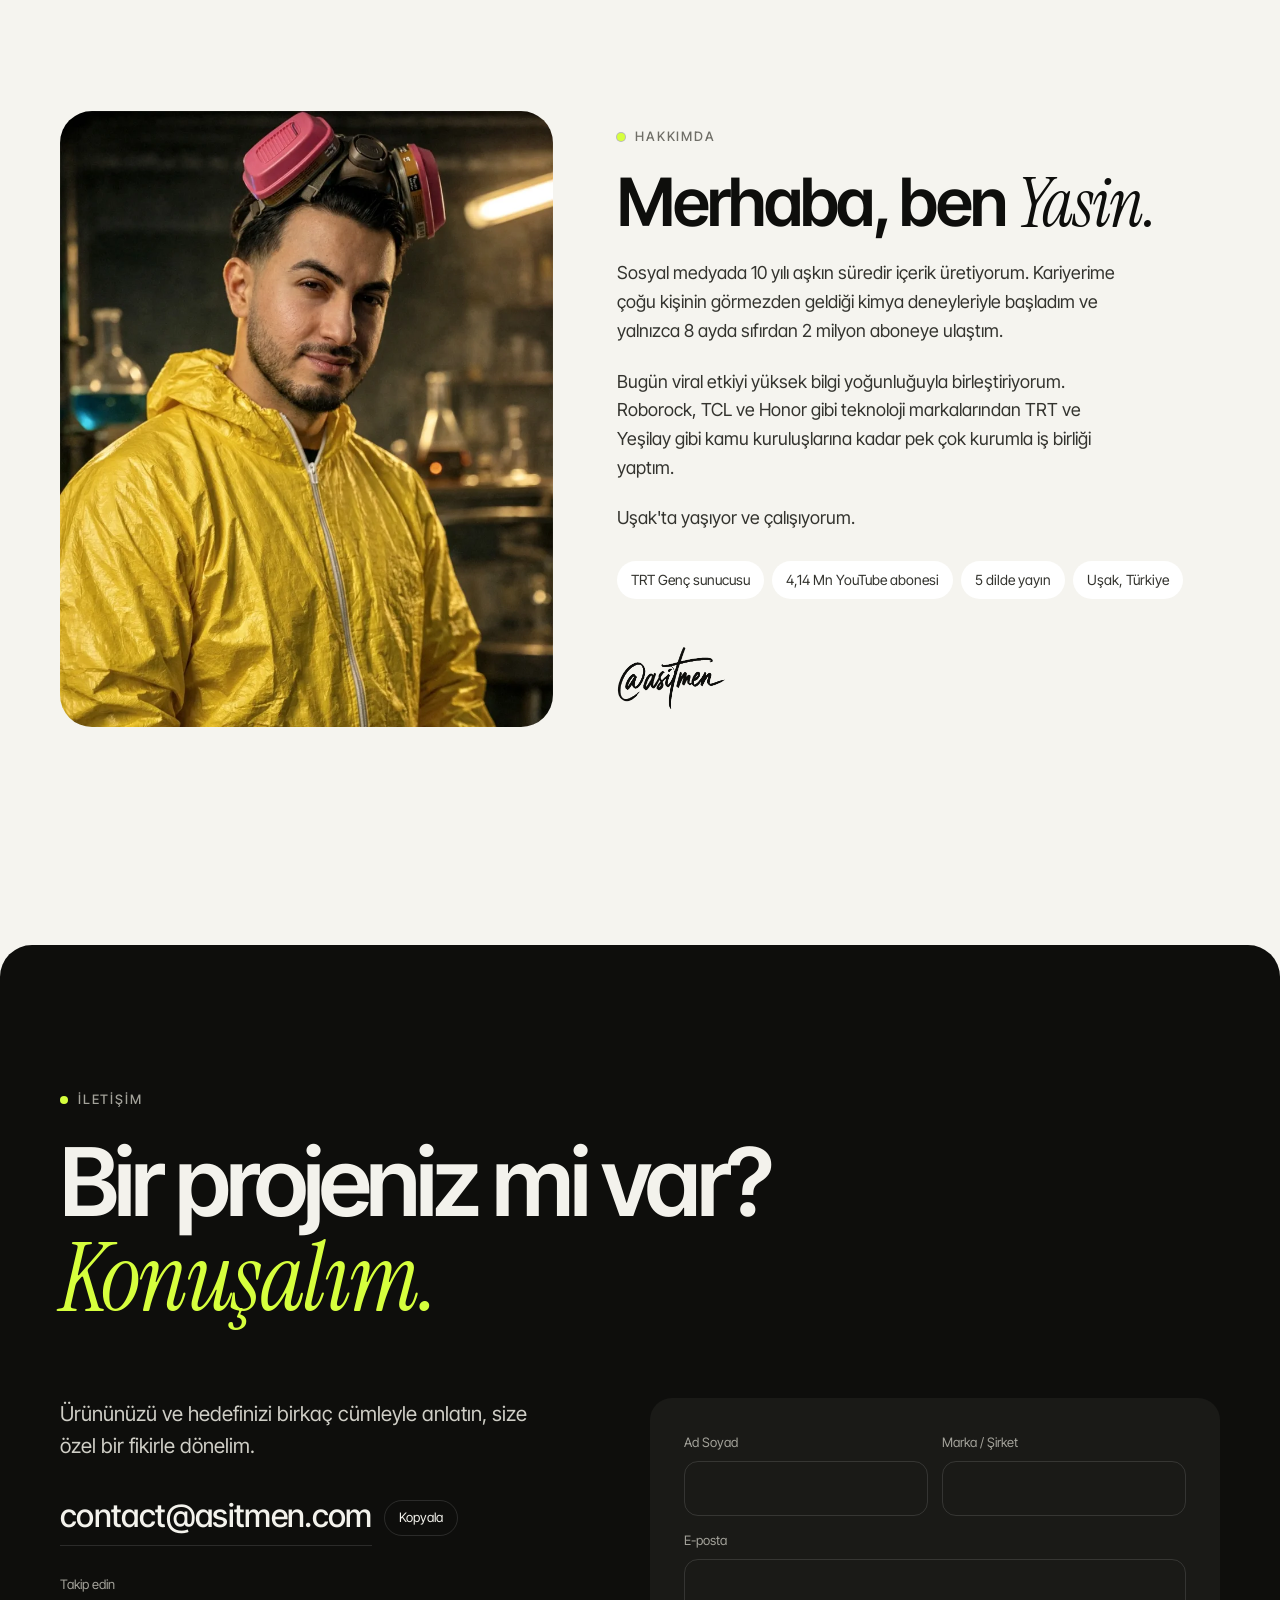
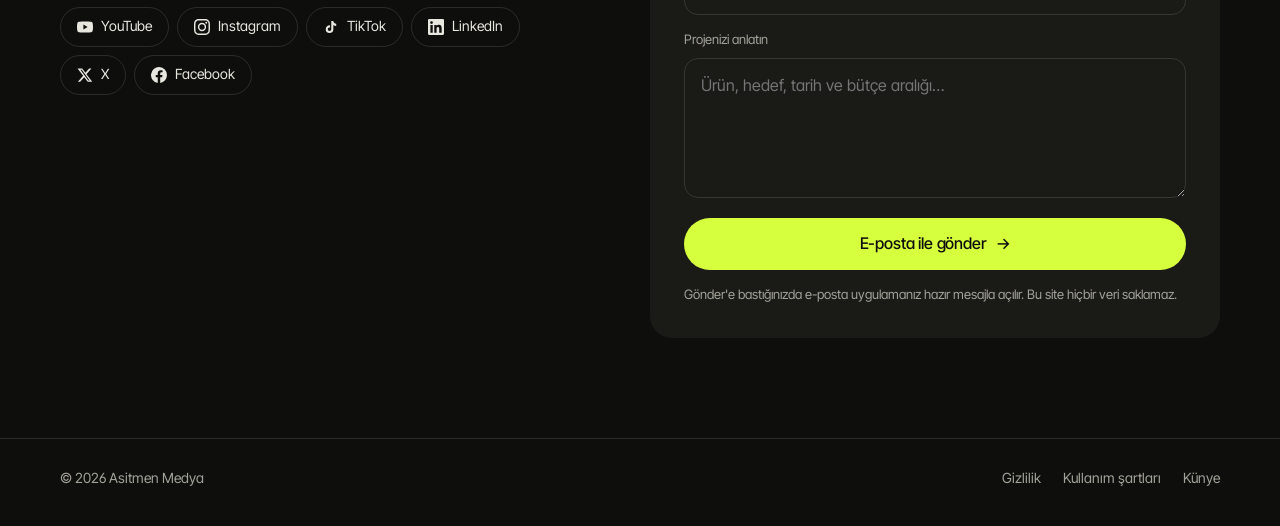
<file: urunler/index.html>
<!doctype html><html lang="tr"><head><meta charset="utf-8"><title>Asitmen</title>
<meta name="robots" content="noindex"><link rel="canonical" href="https://www.asitmen.com/">
<meta http-equiv="refresh" content="0; url=/"><script>location.replace("/")</script></head>
<body><a href="/">asitmen.com</a></body></html>
</file>
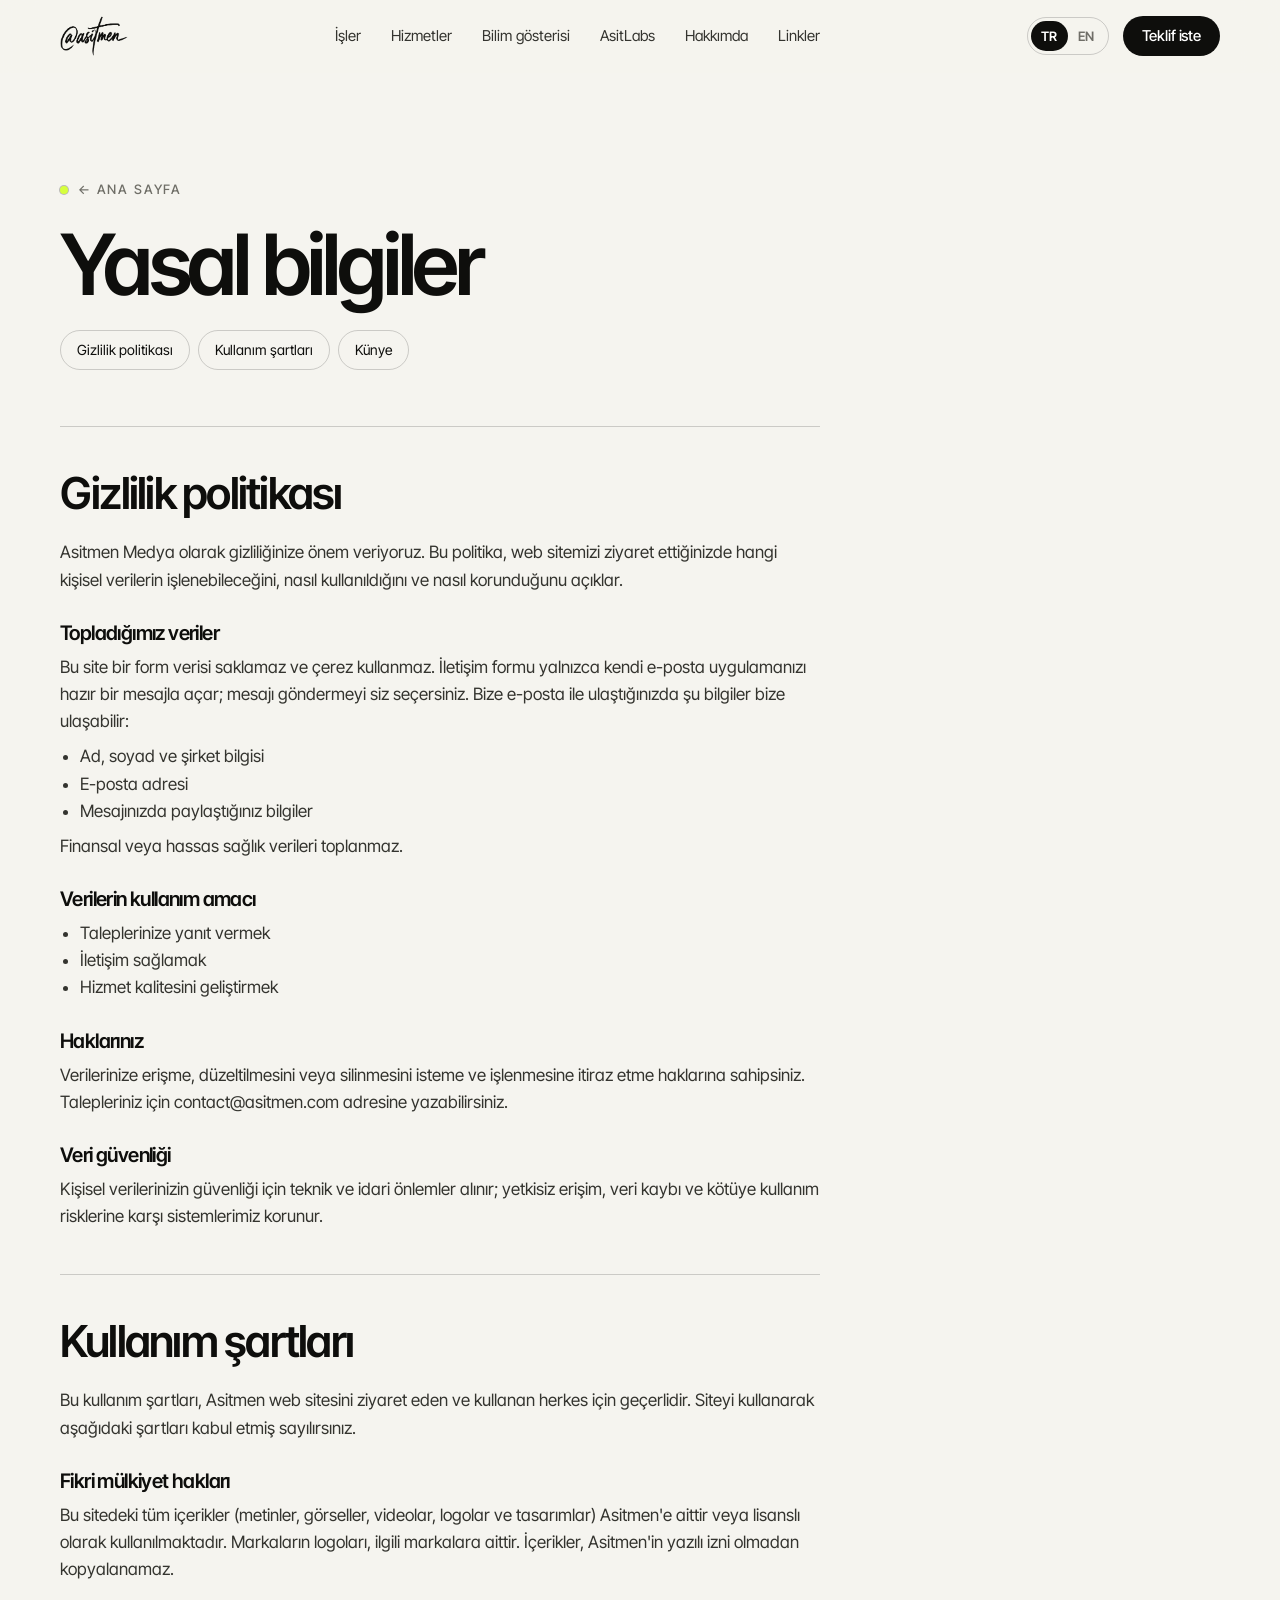
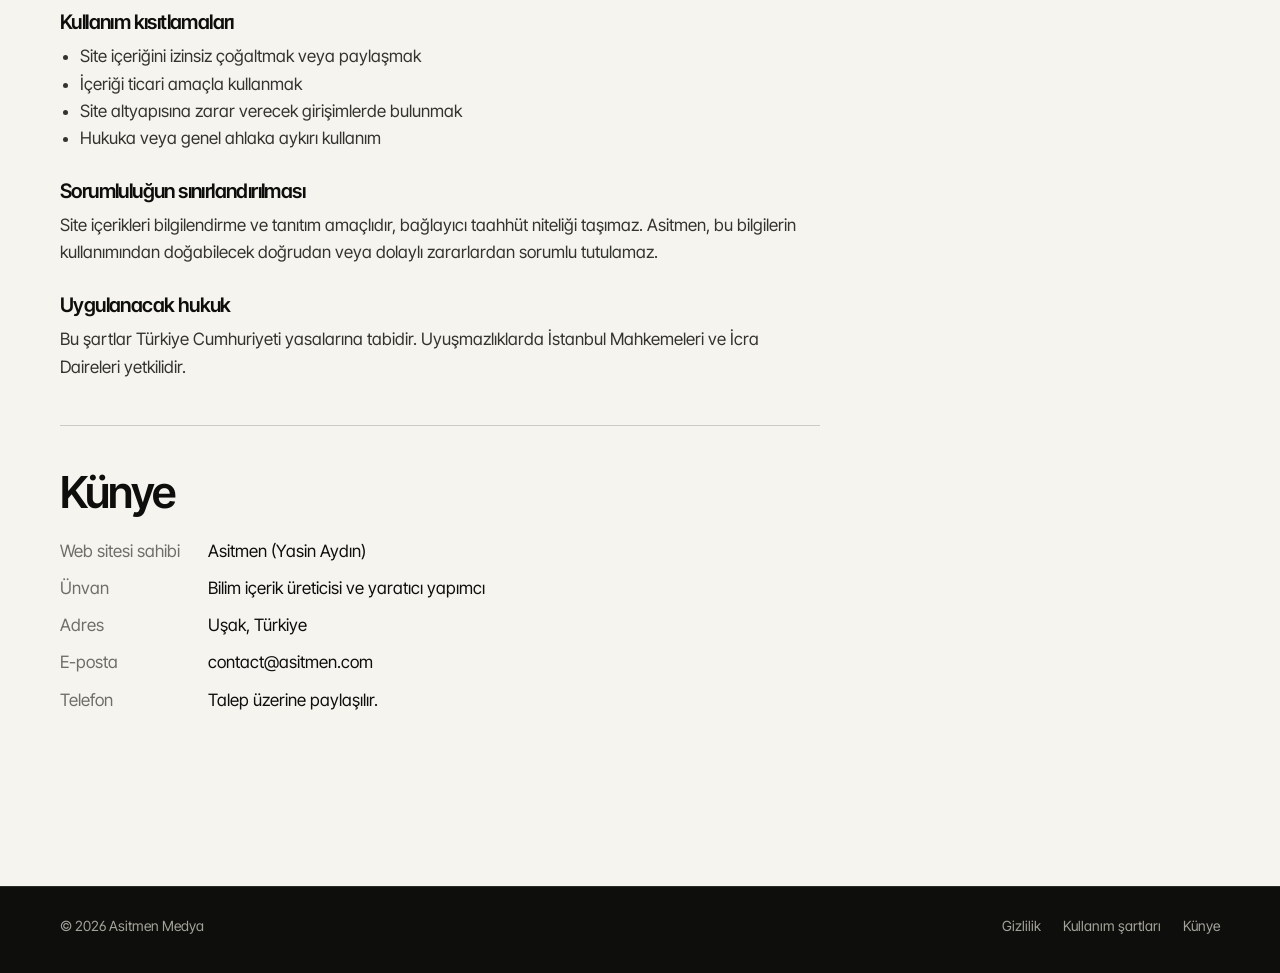
<file: yasal/index.html>
<!doctype html>
<html lang="tr">
<head>
<meta charset="utf-8">
<meta name="viewport" content="width=device-width, initial-scale=1, viewport-fit=cover">
<title>Yasal bilgiler — Asitmen</title>
<meta name="description" content="Asitmen web sitesinin gizlilik politikası, kullanım şartları ve künyesi.">
<link rel="canonical" href="https://www.asitmen.com/yasal/">
<link rel="alternate" hreflang="tr" href="https://www.asitmen.com/yasal/">
<link rel="alternate" hreflang="en" href="https://www.asitmen.com/en/legal/">
<link rel="alternate" hreflang="x-default" href="https://www.asitmen.com/yasal/">
<meta name="theme-color" content="#f5f4ef">
<meta property="og:type" content="website">
<meta property="og:site_name" content="Asitmen">
<meta property="og:locale" content="tr_TR">
<meta property="og:title" content="Yasal bilgiler — Asitmen">
<meta property="og:description" content="Asitmen web sitesinin gizlilik politikası, kullanım şartları ve künyesi.">
<meta property="og:url" content="https://www.asitmen.com/yasal/">
<meta property="og:image" content="https://www.asitmen.com/static/img/og.jpg">
<meta property="og:image:width" content="1200">
<meta property="og:image:height" content="630">
<meta name="twitter:card" content="summary_large_image">
<link rel="icon" href="/favicon.svg" type="image/svg+xml">
<link rel="icon" href="/favicon-32.png" sizes="32x32" type="image/png">
<link rel="apple-touch-icon" href="/apple-touch-icon.png">
<link rel="preconnect" href="https://fonts.googleapis.com">
<link rel="preconnect" href="https://fonts.gstatic.com" crossorigin>
<link rel="stylesheet" href="https://fonts.googleapis.com/css2?family=Instrument+Serif:ital@0;1&family=Inter+Tight:wght@400;500;600;700&display=swap">
<link rel="stylesheet" href="/static/style.css?v=1795840744">
<script>document.documentElement.classList.add('js')</script>
<script type="application/ld+json">{"@context": "https://schema.org", "@type": "Person", "name": "Yasin Aydın", "alternateName": "Asitmen", "url": "https://www.asitmen.com/", "image": "https://www.asitmen.com/static/img/og.jpg", "email": "mailto:contact@asitmen.com", "jobTitle": "Bilim içerik üreticisi", "address": {"@type": "PostalAddress", "addressLocality": "Uşak", "addressCountry": "TR"}, "sameAs": ["https://www.youtube.com/@asitmen", "https://www.instagram.com/asitmen", "https://www.tiktok.com/@asitmen", "https://www.linkedin.com/in/asitmen", "https://x.com/asitmen", "https://www.facebook.com/asitmenfb"]}</script>

<script defer src="https://cloud.umami.is/script.js" data-website-id="28f9ae71-fcfd-4f28-82b6-16cc74342eee"></script>
<script>document.addEventListener('click',function(e){var l=e.target.closest&&e.target.closest('a[href]');if(!l||l.hasAttribute('data-umami-event')||!window.umami)return;var u;try{u=new URL(l.href,location.href)}catch(x){return}var h=u.hostname.replace(/^www\./,''),ad=null;if(u.protocol==='mailto:')ad='E-posta';else if(u.protocol==='tel:')ad='Telefon';else if(h!==location.hostname.replace(/^www\./,'')){var m={'wa.me':'WhatsApp','api.whatsapp.com':'WhatsApp','instagram.com':'Instagram','ig.me':'Instagram DM','tiktok.com':'TikTok','youtube.com':'YouTube','youtu.be':'YouTube','linkedin.com':'LinkedIn','x.com':'X','twitter.com':'X','facebook.com':'Facebook'};ad=m[h]||h}if(ad)umami.track(('Tıklama: '+ad).slice(0,50),{metin:(l.innerText||l.getAttribute('aria-label')||'').trim().slice(0,100),sayfa:location.pathname})},true);</script>
</head>
<body>
<a class="sr-only" href="#main">İçeriğe geç</a>
<header class="nav">
  <div class="wrap nav-inner">
    <a class="brand" href="/" aria-label="Asitmen"><img src="/static/img/logo/imza.png" alt="@asitmen" width="857" height="505"></a>
    <nav class="nav-links" aria-label="Menu"><a href="/#isler">İşler</a><a href="/#hizmetler">Hizmetler</a><a href="/bilim-gosterisi/">Bilim gösterisi</a><a href="/asitlabs/">AsitLabs</a><a href="/#hakkimda">Hakkımda</a><a href="/link/">Linkler</a></nav>
    <div class="nav-right">
      <a class="nav-quick" href="/link/">Linkler</a>
      <div class="lang" role="group" aria-label="Dil / Language">
        <a href="/yasal/" hreflang="tr" lang="tr" aria-current="true">TR</a>
        <a href="/en/legal/" hreflang="en" lang="en" aria-current="false">EN</a>
      </div>
      <a class="btn btn-ink btn-sm" href="/#iletisim">Teklif iste</a>
    </div>
  </div>
</header>

<main id="main" class="legal">
  <div class="wrap">
    <a class="eyebrow" href="/">← Ana sayfa</a>
    <h1 style="margin-top:22px">Yasal bilgiler</h1>
    <div class="legal-nav"><a href="#gizlilik">Gizlilik politikası</a><a href="#sartlar">Kullanım şartları</a><a href="#kunye">Künye</a></div>
    <section id="gizlilik"><h2>Gizlilik politikası</h2>
<p>Asitmen Medya olarak gizliliğinize önem veriyoruz. Bu politika, web sitemizi ziyaret ettiğinizde hangi kişisel verilerin işlenebileceğini, nasıl kullanıldığını ve nasıl korunduğunu açıklar.</p>
<h3>Topladığımız veriler</h3>
<p>Bu site bir form verisi saklamaz ve çerez kullanmaz. İletişim formu yalnızca kendi e-posta uygulamanızı hazır bir mesajla açar; mesajı göndermeyi siz seçersiniz. Bize e-posta ile ulaştığınızda şu bilgiler bize ulaşabilir:</p>
<ul><li>Ad, soyad ve şirket bilgisi</li><li>E-posta adresi</li><li>Mesajınızda paylaştığınız bilgiler</li></ul>
<p>Finansal veya hassas sağlık verileri toplanmaz.</p>
<h3>Verilerin kullanım amacı</h3>
<ul><li>Taleplerinize yanıt vermek</li><li>İletişim sağlamak</li><li>Hizmet kalitesini geliştirmek</li></ul>
<h3>Haklarınız</h3>
<p>Verilerinize erişme, düzeltilmesini veya silinmesini isteme ve işlenmesine itiraz etme haklarına sahipsiniz. Talepleriniz için <a href="mailto:contact@asitmen.com">contact@asitmen.com</a> adresine yazabilirsiniz.</p>
<h3>Veri güvenliği</h3>
<p>Kişisel verilerinizin güvenliği için teknik ve idari önlemler alınır; yetkisiz erişim, veri kaybı ve kötüye kullanım risklerine karşı sistemlerimiz korunur.</p>
</section><section id="sartlar"><h2>Kullanım şartları</h2>
<p>Bu kullanım şartları, Asitmen web sitesini ziyaret eden ve kullanan herkes için geçerlidir. Siteyi kullanarak aşağıdaki şartları kabul etmiş sayılırsınız.</p>
<h3>Fikri mülkiyet hakları</h3>
<p>Bu sitedeki tüm içerikler (metinler, görseller, videolar, logolar ve tasarımlar) Asitmen'e aittir veya lisanslı olarak kullanılmaktadır. Markaların logoları, ilgili markalara aittir. İçerikler, Asitmen'in yazılı izni olmadan kopyalanamaz.</p>
<h3>Kullanım kısıtlamaları</h3>
<ul><li>Site içeriğini izinsiz çoğaltmak veya paylaşmak</li><li>İçeriği ticari amaçla kullanmak</li><li>Site altyapısına zarar verecek girişimlerde bulunmak</li><li>Hukuka veya genel ahlaka aykırı kullanım</li></ul>
<h3>Sorumluluğun sınırlandırılması</h3>
<p>Site içerikleri bilgilendirme ve tanıtım amaçlıdır, bağlayıcı taahhüt niteliği taşımaz. Asitmen, bu bilgilerin kullanımından doğabilecek doğrudan veya dolaylı zararlardan sorumlu tutulamaz.</p>
<h3>Uygulanacak hukuk</h3>
<p>Bu şartlar Türkiye Cumhuriyeti yasalarına tabidir. Uyuşmazlıklarda İstanbul Mahkemeleri ve İcra Daireleri yetkilidir.</p>
</section><section id="kunye"><h2>Künye</h2>
<dl>
<dt>Web sitesi sahibi</dt><dd>Asitmen (Yasin Aydın)</dd>
<dt>Ünvan</dt><dd>Bilim içerik üreticisi ve yaratıcı yapımcı</dd>
<dt>Adres</dt><dd>Uşak, Türkiye</dd>
<dt>E-posta</dt><dd><a href="mailto:contact@asitmen.com">contact@asitmen.com</a></dd>
<dt>Telefon</dt><dd>Talep üzerine paylaşılır.</dd>
</dl>
</section>
  </div>
</main>
<div class="legal-footer"><footer class="footer">
    <div class="wrap footer-inner">
      <span>© 2026 Asitmen Medya</span>
      <nav aria-label="Legal"><a href="/yasal/#gizlilik">Gizlilik</a><a href="/yasal/#sartlar">Kullanım şartları</a><a href="/yasal/#kunye">Künye</a></nav>
    </div>
  </footer></div>
<script src="/static/main.js?v=1795840744" defer></script>
</body>
</html>
</file>
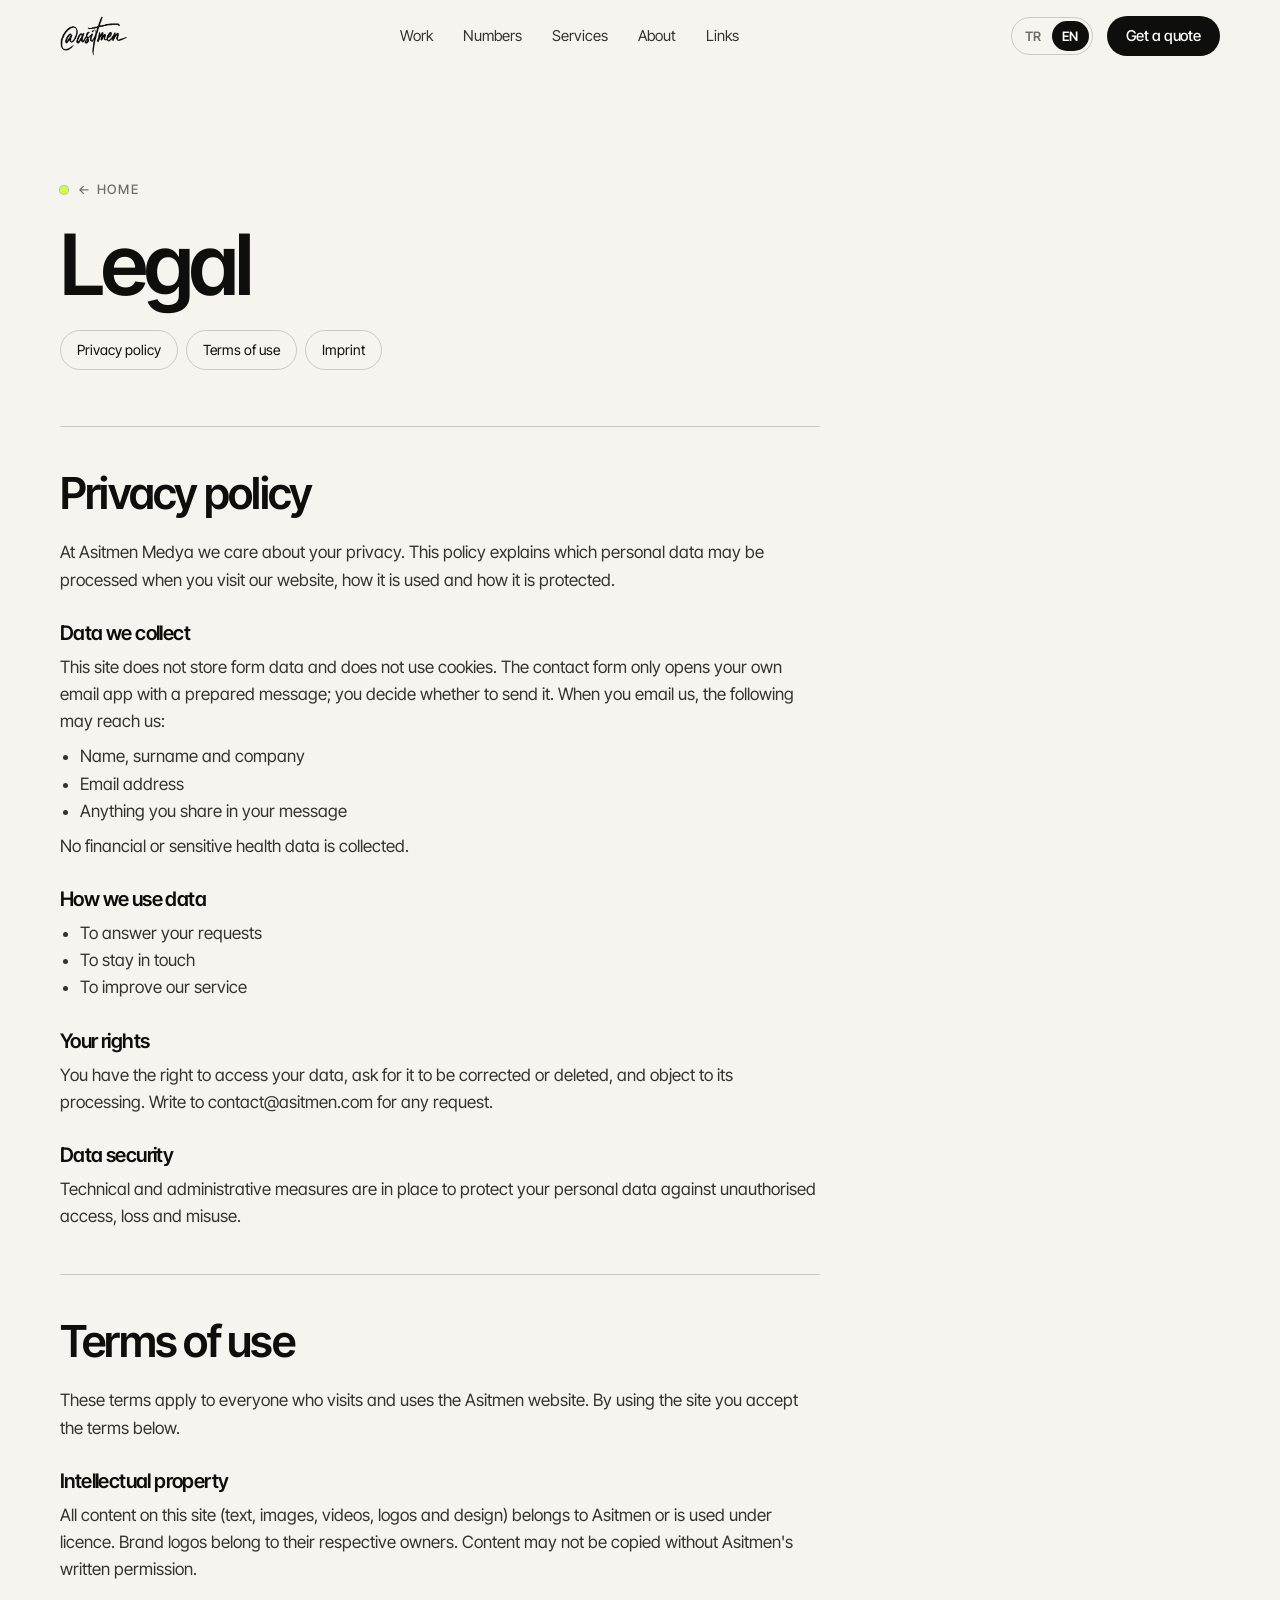
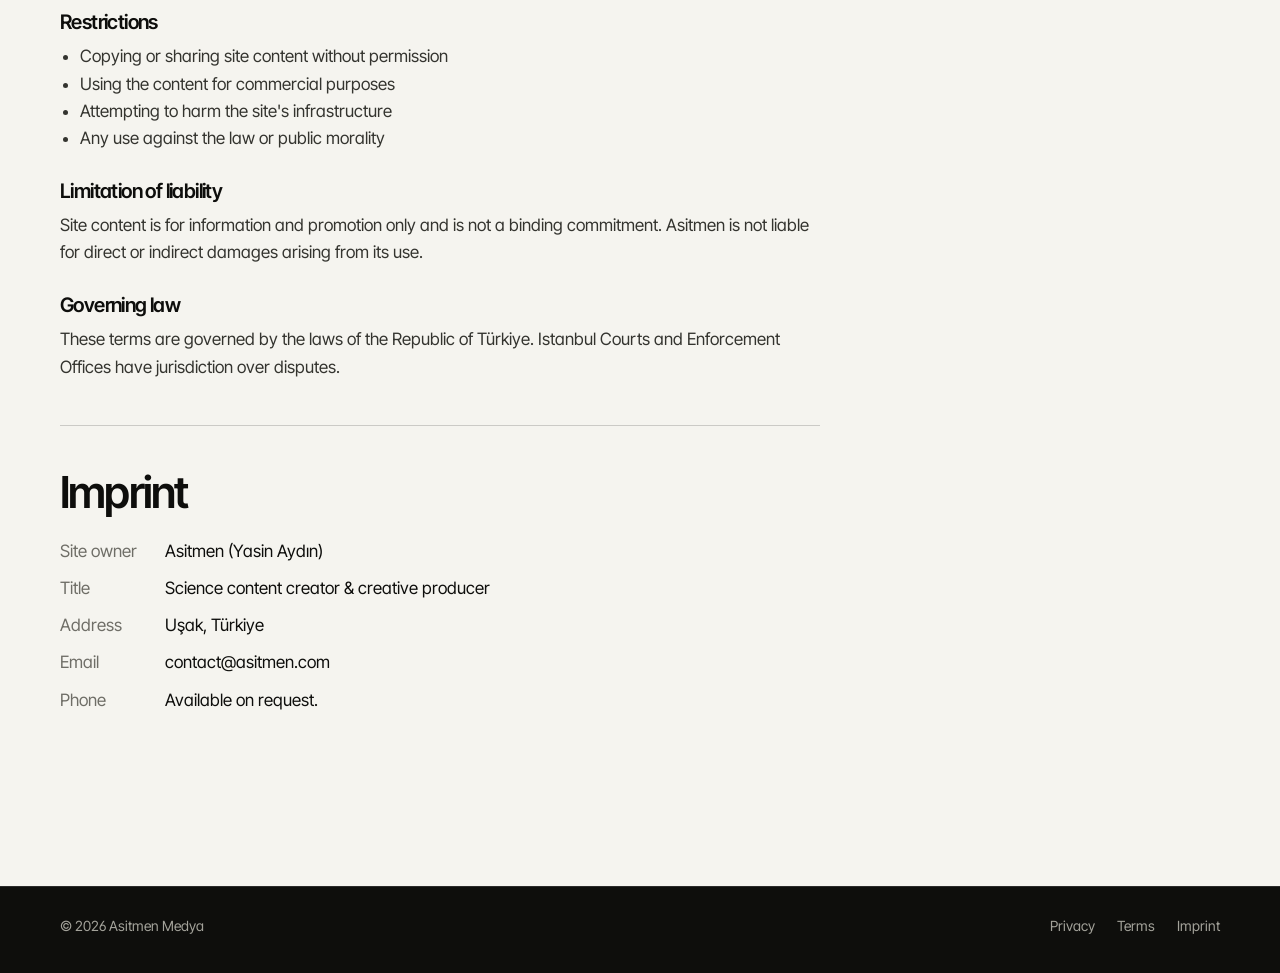
<file: en/legal/index.html>
<!doctype html>
<html lang="en">
<head>
<meta charset="utf-8">
<meta name="viewport" content="width=device-width, initial-scale=1, viewport-fit=cover">
<title>Legal — Asitmen</title>
<meta name="description" content="Privacy policy, terms of use and imprint of the Asitmen website.">
<link rel="canonical" href="https://www.asitmen.com/en/legal/">
<link rel="alternate" hreflang="tr" href="https://www.asitmen.com/yasal/">
<link rel="alternate" hreflang="en" href="https://www.asitmen.com/en/legal/">
<link rel="alternate" hreflang="x-default" href="https://www.asitmen.com/yasal/">
<meta name="theme-color" content="#f5f4ef">
<meta property="og:type" content="website">
<meta property="og:site_name" content="Asitmen">
<meta property="og:locale" content="en_US">
<meta property="og:title" content="Legal — Asitmen">
<meta property="og:description" content="Privacy policy, terms of use and imprint of the Asitmen website.">
<meta property="og:url" content="https://www.asitmen.com/en/legal/">
<meta property="og:image" content="https://www.asitmen.com/static/img/og.jpg">
<meta property="og:image:width" content="1200">
<meta property="og:image:height" content="630">
<meta name="twitter:card" content="summary_large_image">
<link rel="icon" href="/favicon.svg" type="image/svg+xml">
<link rel="icon" href="/favicon-32.png" sizes="32x32" type="image/png">
<link rel="apple-touch-icon" href="/apple-touch-icon.png">
<link rel="preconnect" href="https://fonts.googleapis.com">
<link rel="preconnect" href="https://fonts.gstatic.com" crossorigin>
<link rel="stylesheet" href="https://fonts.googleapis.com/css2?family=Instrument+Serif:ital@0;1&family=Inter+Tight:wght@400;500;600;700&display=swap">
<link rel="stylesheet" href="/static/style.css?v=1795840744">
<script>document.documentElement.classList.add('js')</script>
<script type="application/ld+json">{"@context": "https://schema.org", "@type": "Person", "name": "Yasin Aydın", "alternateName": "Asitmen", "url": "https://www.asitmen.com/", "image": "https://www.asitmen.com/static/img/og.jpg", "email": "mailto:contact@asitmen.com", "jobTitle": "Science content creator", "address": {"@type": "PostalAddress", "addressLocality": "Uşak", "addressCountry": "TR"}, "sameAs": ["https://www.youtube.com/@asitmen", "https://www.instagram.com/asitmen", "https://www.tiktok.com/@asitmen", "https://www.linkedin.com/in/asitmen", "https://x.com/asitmen", "https://www.facebook.com/asitmenfb"]}</script>

<script defer src="https://cloud.umami.is/script.js" data-website-id="28f9ae71-fcfd-4f28-82b6-16cc74342eee"></script>
<script>document.addEventListener('click',function(e){var l=e.target.closest&&e.target.closest('a[href]');if(!l||l.hasAttribute('data-umami-event')||!window.umami)return;var u;try{u=new URL(l.href,location.href)}catch(x){return}var h=u.hostname.replace(/^www\./,''),ad=null;if(u.protocol==='mailto:')ad='E-posta';else if(u.protocol==='tel:')ad='Telefon';else if(h!==location.hostname.replace(/^www\./,'')){var m={'wa.me':'WhatsApp','api.whatsapp.com':'WhatsApp','instagram.com':'Instagram','ig.me':'Instagram DM','tiktok.com':'TikTok','youtube.com':'YouTube','youtu.be':'YouTube','linkedin.com':'LinkedIn','x.com':'X','twitter.com':'X','facebook.com':'Facebook'};ad=m[h]||h}if(ad)umami.track(('Tıklama: '+ad).slice(0,50),{metin:(l.innerText||l.getAttribute('aria-label')||'').trim().slice(0,100),sayfa:location.pathname})},true);</script>
</head>
<body>
<a class="sr-only" href="#main">Skip to content</a>
<header class="nav">
  <div class="wrap nav-inner">
    <a class="brand" href="/en/" aria-label="Asitmen"><img src="/static/img/logo/imza.png" alt="@asitmen" width="857" height="505"></a>
    <nav class="nav-links" aria-label="Menu"><a href="/en/#work">Work</a><a href="/en/#numbers">Numbers</a><a href="/en/#services">Services</a><a href="/en/#about">About</a><a href="/link/">Links</a></nav>
    <div class="nav-right">
      <a class="nav-quick" href="/link/">Links</a>
      <div class="lang" role="group" aria-label="Dil / Language">
        <a href="/yasal/" hreflang="tr" lang="tr" aria-current="false">TR</a>
        <a href="/en/legal/" hreflang="en" lang="en" aria-current="true">EN</a>
      </div>
      <a class="btn btn-ink btn-sm" href="/en/#contact">Get a quote</a>
    </div>
  </div>
</header>

<main id="main" class="legal">
  <div class="wrap">
    <a class="eyebrow" href="/en/">← Home</a>
    <h1 style="margin-top:22px">Legal</h1>
    <div class="legal-nav"><a href="#privacy">Privacy policy</a><a href="#terms">Terms of use</a><a href="#imprint">Imprint</a></div>
    <section id="privacy"><h2>Privacy policy</h2>
<p>At Asitmen Medya we care about your privacy. This policy explains which personal data may be processed when you visit our website, how it is used and how it is protected.</p>
<h3>Data we collect</h3>
<p>This site does not store form data and does not use cookies. The contact form only opens your own email app with a prepared message; you decide whether to send it. When you email us, the following may reach us:</p>
<ul><li>Name, surname and company</li><li>Email address</li><li>Anything you share in your message</li></ul>
<p>No financial or sensitive health data is collected.</p>
<h3>How we use data</h3>
<ul><li>To answer your requests</li><li>To stay in touch</li><li>To improve our service</li></ul>
<h3>Your rights</h3>
<p>You have the right to access your data, ask for it to be corrected or deleted, and object to its processing. Write to <a href="mailto:contact@asitmen.com">contact@asitmen.com</a> for any request.</p>
<h3>Data security</h3>
<p>Technical and administrative measures are in place to protect your personal data against unauthorised access, loss and misuse.</p>
</section><section id="terms"><h2>Terms of use</h2>
<p>These terms apply to everyone who visits and uses the Asitmen website. By using the site you accept the terms below.</p>
<h3>Intellectual property</h3>
<p>All content on this site (text, images, videos, logos and design) belongs to Asitmen or is used under licence. Brand logos belong to their respective owners. Content may not be copied without Asitmen's written permission.</p>
<h3>Restrictions</h3>
<ul><li>Copying or sharing site content without permission</li><li>Using the content for commercial purposes</li><li>Attempting to harm the site's infrastructure</li><li>Any use against the law or public morality</li></ul>
<h3>Limitation of liability</h3>
<p>Site content is for information and promotion only and is not a binding commitment. Asitmen is not liable for direct or indirect damages arising from its use.</p>
<h3>Governing law</h3>
<p>These terms are governed by the laws of the Republic of Türkiye. Istanbul Courts and Enforcement Offices have jurisdiction over disputes.</p>
</section><section id="imprint"><h2>Imprint</h2>
<dl>
<dt>Site owner</dt><dd>Asitmen (Yasin Aydın)</dd>
<dt>Title</dt><dd>Science content creator & creative producer</dd>
<dt>Address</dt><dd>Uşak, Türkiye</dd>
<dt>Email</dt><dd><a href="mailto:contact@asitmen.com">contact@asitmen.com</a></dd>
<dt>Phone</dt><dd>Available on request.</dd>
</dl>
</section>
  </div>
</main>
<div class="legal-footer"><footer class="footer">
    <div class="wrap footer-inner">
      <span>© 2026 Asitmen Medya</span>
      <nav aria-label="Legal"><a href="/en/legal/#privacy">Privacy</a><a href="/en/legal/#terms">Terms</a><a href="/en/legal/#imprint">Imprint</a></nav>
    </div>
  </footer></div>
<script src="/static/main.js?v=1795840744" defer></script>
</body>
</html>
</file>
<file: static/style.css>
/* asitmen.com — temiz premium tasarım */
:root {
  --bg: #f5f4ef;
  --surface: #ffffff;
  --ink: #0e0e0c;
  --ink-2: #34342f;
  --muted: #6f6e67;
  --line: rgba(14, 14, 12, 0.1);
  --line-strong: rgba(14, 14, 12, 0.18);
  --accent: #d6ff3d;
  --dark: #0e0e0c;
  --dark-2: #1a1a17;
  --dark-line: rgba(255, 255, 255, 0.12);
  --dark-muted: #a3a29a;
  --radius: 22px;
  --radius-lg: 32px;
  --wrap: 1240px;
  --gutter: clamp(16px, 4vw, 40px);
  --sans: "Inter Tight", "Inter", system-ui, -apple-system, "Segoe UI", Roboto, sans-serif;
  --serif: "Instrument Serif", "Times New Roman", serif;
  --ease: cubic-bezier(0.2, 0.7, 0.1, 1);
}

*,
*::before,
*::after { box-sizing: border-box; }

html { -webkit-text-size-adjust: 100%; scroll-behavior: smooth; scroll-padding-top: 84px; }
@media (prefers-reduced-motion: reduce) { html { scroll-behavior: auto; } }

body {
  margin: 0;
  background: var(--bg);
  color: var(--ink);
  font-family: var(--sans);
  font-size: 17px;
  line-height: 1.6;
  font-feature-settings: "ss01", "cv11";
  -webkit-font-smoothing: antialiased;
  -moz-osx-font-smoothing: grayscale;
  text-rendering: optimizeLegibility;
  overflow-x: hidden;
}

img, video { display: block; max-width: 100%; }
a { color: inherit; text-decoration: none; }
button, input, textarea { font: inherit; color: inherit; }
::selection { background: var(--accent); color: var(--ink); }

.wrap { width: 100%; max-width: var(--wrap); margin: 0 auto; padding: 0 var(--gutter); }
.sr-only { position: absolute; width: 1px; height: 1px; overflow: hidden; clip: rect(0 0 0 0); white-space: nowrap; }

/* ---------- typography ---------- */
h1, h2, h3 { margin: 0; font-weight: 600; letter-spacing: -0.04em; line-height: 1; }
h1 { font-size: clamp(46px, 8.4vw, 116px); letter-spacing: -0.05em; line-height: 0.94; }
h2 { font-size: clamp(36px, 5.2vw, 68px); line-height: 1; }
h3 { font-size: clamp(22px, 2.1vw, 28px); letter-spacing: -0.03em; line-height: 1.1; }
h1 em, h2 em, .serif {
  font-family: var(--serif);
  font-style: italic;
  font-weight: 400;
  letter-spacing: -0.02em;
}
h1 em { padding-right: 0.04em; }
p { margin: 0; }
.lead { font-size: clamp(18px, 1.6vw, 21px); line-height: 1.55; color: var(--ink-2); max-width: 40ch; }
.muted { color: var(--muted); }

.eyebrow {
  display: inline-block;
  font-size: 13px; font-weight: 500; letter-spacing: 0.14em; text-transform: uppercase; line-height: 1.5;
  color: var(--muted);
}
.eyebrow::before {
  content: ""; display: inline-block; width: 8px; height: 8px; border-radius: 50%; margin: 0 10px 0 0;
  vertical-align: 0.06em;
  background: var(--accent); box-shadow: 0 0 0 1px rgba(14, 14, 12, 0.25);
}

/* ---------- buttons ---------- */
.btn {
  display: inline-flex; align-items: center; justify-content: center; gap: 10px;
  height: 52px; padding: 0 26px; border-radius: 999px; border: 1px solid transparent;
  font-size: 16px; font-weight: 500; letter-spacing: -0.01em; cursor: pointer;
  transition: transform 0.3s var(--ease), background 0.3s var(--ease), color 0.3s var(--ease), border-color 0.3s var(--ease);
  white-space: nowrap;
}
.btn:active { transform: scale(0.98); }
.btn-ink { background: var(--ink); color: #fff; }
.btn-ink:hover { background: #2a2a26; }
.btn-ghost { border-color: var(--line-strong); color: var(--ink); background: transparent; }
.btn-ghost:hover { border-color: var(--ink); }
.btn-accent { background: var(--accent); color: var(--ink); }
.btn-accent:hover { background: #e4ff7a; }
.btn .arrow { transition: transform 0.3s var(--ease); }
.btn:hover .arrow { transform: translateX(3px); }
.btn-sm { height: 40px; padding: 0 18px; font-size: 15px; }

/* ---------- nav ---------- */
.nav {
  position: sticky; top: 0; z-index: 50;
  background: rgba(245, 244, 239, 0.78);
  -webkit-backdrop-filter: saturate(1.4) blur(16px);
  backdrop-filter: saturate(1.4) blur(16px);
  border-bottom: 1px solid transparent;
  transition: border-color 0.3s;
}
.nav.scrolled { border-bottom-color: var(--line); }
.nav { transition: border-color 0.3s, background 0.4s var(--ease), color 0.4s var(--ease); }
.nav.on-dark { background: rgba(14, 14, 12, 0.72); color: #f3f2ec; border-bottom-color: var(--dark-line); }
.nav.on-dark .nav-links { color: #cfcec6; }
.nav.on-dark .nav-links a:hover { color: #fff; }
.nav.on-dark .brand img { filter: invert(1); }
.nav.on-dark .lang { border-color: var(--dark-line); }
.nav.on-dark .lang a[aria-current="true"] { background: #f3f2ec; color: var(--ink); }
.nav.on-dark .btn-ink { background: var(--accent); color: var(--ink); }
.nav-inner { display: flex; align-items: center; justify-content: space-between; height: 72px; gap: 20px; }
.brand { display: flex; align-items: center; height: 44px; }
.brand img { height: 40px; width: auto; transition: filter 0.4s; }
.nav-links { display: none; gap: 30px; font-size: 15px; color: var(--ink-2); }
.nav-links a { position: relative; padding: 6px 0; transition: color 0.2s; }
.nav-links a:hover { color: var(--ink); }
.nav-right { display: flex; align-items: center; gap: 14px; }
.lang { display: inline-flex; font-size: 13px; font-weight: 600; letter-spacing: 0.04em; border: 1px solid var(--line-strong); border-radius: 999px; padding: 3px; }
.lang a { padding: 5px 10px; border-radius: 999px; color: var(--muted); }
.lang a[aria-current="true"] { background: var(--ink); color: #fff; }
.nav-right { gap: 8px; }
.nav .btn-sm { padding: 0 14px; font-size: 14px; height: 38px; }
@media (min-width: 900px) {
  .nav-links { display: flex; }
  .nav-right { gap: 14px; }
  .nav .btn-sm { padding: 0 18px; font-size: 15px; height: 40px; }
}

/* ---------- hero ---------- */
.hero { padding: clamp(48px, 9vw, 120px) 0 0; text-align: center; }
.hero .eyebrow { margin-bottom: 26px; }
.hero h1 { max-width: 13ch; margin: 0 auto; }
.hero .lead { margin: 28px auto 0; max-width: 46ch; }
.hero-cta { display: flex; flex-wrap: wrap; justify-content: center; gap: 12px; margin-top: 36px; }
.hero-media {
  position: relative; margin-top: clamp(44px, 6vw, 72px);
  border-radius: var(--radius-lg); overflow: hidden; background: #ddd;
  aspect-ratio: 4 / 5;
}
.hero-media img { width: 100%; height: 100%; object-fit: cover; }
@media (min-width: 700px) { .hero-media { aspect-ratio: 16 / 9; } }
.chips {
  position: absolute; left: 16px; right: 16px; bottom: 16px;
  display: flex; flex-wrap: wrap; gap: 8px; justify-content: flex-start;
}
.chip {
  display: inline-flex; align-items: baseline; gap: 8px;
  padding: 12px 16px; border-radius: 16px;
  background: rgba(255, 255, 255, 0.82);
  -webkit-backdrop-filter: blur(14px); backdrop-filter: blur(14px);
  color: var(--ink); font-size: 14px; line-height: 1.2; text-align: left;
  box-shadow: 0 8px 30px rgba(0, 0, 0, 0.12);
}
.chip b { font-size: 22px; font-weight: 600; letter-spacing: -0.03em; }
@media (min-width: 700px) { .chips { left: 24px; bottom: 24px; } .chip b { font-size: 26px; } }

/* ---------- logos ---------- */
.logos { padding: clamp(48px, 7vw, 88px) 0 clamp(24px, 4vw, 40px); }
.logos-title { text-align: center; font-size: 14px; color: var(--muted); margin-bottom: 30px; }
.marquee { position: relative; overflow: hidden; -webkit-mask-image: linear-gradient(90deg, transparent, #000 10%, #000 90%, transparent); mask-image: linear-gradient(90deg, transparent, #000 10%, #000 90%, transparent); }
.marquee-track { display: flex; width: max-content; animation: marquee 38s linear infinite; }
.marquee:hover .marquee-track { animation-play-state: paused; }
.marquee-group { display: flex; align-items: center; gap: clamp(44px, 6vw, 84px); padding-right: clamp(44px, 6vw, 84px); }
.marquee-group img { height: 30px; width: auto; opacity: 0.72; transition: opacity 0.2s; }
.marquee-group img.tall { height: 46px; }
.marquee-group img:hover { opacity: 1; }
@keyframes marquee { to { transform: translateX(-50%); } }
@media (prefers-reduced-motion: reduce) {
  .marquee { -webkit-mask-image: none; mask-image: none; }
  .marquee-track { animation: none; width: auto; }
  .marquee-group { flex-wrap: wrap; justify-content: center; padding: 0; row-gap: 28px; }
  .marquee-group[aria-hidden="true"] { display: none; }
}

/* ---------- sections ---------- */
.section { padding: clamp(72px, 11vw, 150px) 0; }
.section-head { display: grid; gap: 22px; margin-bottom: clamp(40px, 6vw, 72px); }
.section-head h2 { max-width: 16ch; }
.section-head .lead { max-width: 44ch; }
@media (min-width: 960px) {
  .section-head.split { grid-template-columns: 1.3fr 1fr; align-items: end; }
}

/* ---------- stats ---------- */
.stats { display: grid; grid-template-columns: repeat(2, 1fr); border-top: 1px solid var(--line-strong); }
.stat { padding: 28px 18px 30px 0; border-bottom: 1px solid var(--line); }
.stat:nth-child(odd) { padding-right: 18px; }
.stat:nth-child(even) { padding-left: 18px; border-left: 1px solid var(--line); }
.stat-num { font-size: clamp(42px, 6.6vw, 92px); font-weight: 600; letter-spacing: -0.05em; line-height: 1; white-space: nowrap; }
.stat-num small { font-size: 0.42em; letter-spacing: -0.02em; margin-left: 0.12em; font-weight: 500; }
.stat-label { margin-top: 12px; font-size: 15px; color: var(--muted); }
@media (min-width: 960px) {
  .stats { grid-template-columns: repeat(3, 1fr); }
  .stat, .stat:nth-child(odd), .stat:nth-child(even) { padding: 40px 28px 44px; border-left: 1px solid var(--line); }
  .stat:nth-child(3n + 1) { padding-left: 0; border-left: 0; }
}
.note { margin-top: 18px; font-size: 13px; color: var(--muted); }

/* ---------- work ---------- */
.work-grid { display: grid; gap: clamp(36px, 4vw, 48px) 28px; }
@media (min-width: 860px) { .work-grid { grid-template-columns: 1fr 1fr; } }
.work-card .media {
  position: relative; border-radius: var(--radius); overflow: hidden; background: #1a1a17;
  aspect-ratio: 16 / 9;
}
.work-card video, .work-card .media img { width: 100%; height: 100%; object-fit: cover; transition: transform 0.8s var(--ease); }
.work-card:hover video { transform: scale(1.03); }
.work-meta { display: flex; justify-content: space-between; align-items: baseline; gap: 16px; margin-top: 22px; }
.work-meta .kicker { font-size: 13px; color: var(--muted); letter-spacing: 0.02em; }
.work-card p { margin-top: 10px; color: var(--ink-2); max-width: 46ch; }
.brands { display: flex; flex-wrap: wrap; gap: 6px; margin-top: 16px; padding: 0; list-style: none; }
.brands li { font-size: 13px; padding: 5px 11px; border-radius: 999px; border: 1px solid var(--line-strong); color: var(--ink-2); }

/* ---------- feature (TRT) ---------- */
.feature {
  display: grid; gap: 0; border-radius: var(--radius-lg); overflow: hidden;
  background: var(--surface); box-shadow: 0 1px 0 var(--line);
}
.feature-text { padding: clamp(28px, 5vw, 64px); display: flex; flex-direction: column; gap: 22px; justify-content: center; }
.feature-text h2 { font-size: clamp(34px, 4.4vw, 60px); }
.feature-text .lead { max-width: 38ch; }
.feature-media { position: relative; min-height: 320px; background: #222; }
.feature-media video { width: 100%; height: 100%; object-fit: cover; position: absolute; inset: 0; }
.feature-logo { height: 54px; width: auto; align-self: flex-start; }
.feature-actions { display: flex; flex-wrap: wrap; gap: 12px; margin-top: 6px; }
@media (min-width: 960px) {
  .feature { grid-template-columns: 1fr 1.15fr; min-height: 560px; }
}
.gallery { display: grid; grid-template-columns: repeat(2, 1fr); gap: 12px; margin-top: 12px; }
.gallery figure { margin: 0; border-radius: var(--radius); overflow: hidden; aspect-ratio: 4 / 3; background: #ddd; }
.gallery img { width: 100%; height: 100%; object-fit: cover; }
@media (min-width: 960px) { .gallery { grid-template-columns: repeat(4, 1fr); } }

/* ---------- why ---------- */
.why { display: grid; border-top: 1px solid var(--line-strong); }
.why-item { display: grid; gap: 14px; padding: 32px 0 36px; border-bottom: 1px solid var(--line); }
.why-item .num { font-size: 13px; color: var(--muted); font-variant-numeric: tabular-nums; }
.why-item p { color: var(--ink-2); max-width: 48ch; }
@media (min-width: 860px) {
  .why { grid-template-columns: 1fr 1fr; }
  .why-item { padding: 40px 40px 48px 0; }
  .why-item:nth-child(even) { padding-left: 40px; border-left: 1px solid var(--line); }
}

/* ---------- services ---------- */
.services { display: grid; gap: 28px; }
@media (min-width: 640px) { .services { grid-template-columns: 1fr 1fr; } }
@media (min-width: 1100px) { .services { grid-template-columns: repeat(4, 1fr); gap: 22px; } }
.service figure { margin: 0; border-radius: var(--radius); overflow: hidden; aspect-ratio: 4 / 5; background: #ddd; }
.service img { width: 100%; height: 100%; object-fit: cover; transition: transform 0.8s var(--ease); }
.service:hover img { transform: scale(1.04); }
.service h3 { margin-top: 20px; font-size: 22px; }
.service p { margin-top: 8px; color: var(--ink-2); font-size: 16px; }

/* ---------- process ---------- */
.process { display: grid; gap: 12px; counter-reset: step; }
@media (min-width: 860px) { .process { grid-template-columns: repeat(4, 1fr); } }
.step { background: var(--surface); border-radius: var(--radius); padding: 28px 26px 30px; display: grid; gap: 12px; align-content: start; min-height: 220px; }
.step .num { width: 40px; height: 40px; border-radius: 50%; display: grid; place-items: center; background: var(--bg); font-size: 14px; font-weight: 600; }
.step:first-child .num { background: var(--accent); }
.step h3 { font-size: 21px; margin-top: 18px; }
.step p { color: var(--ink-2); font-size: 16px; }

/* ---------- about ---------- */
.about { display: grid; gap: clamp(32px, 5vw, 72px); align-items: center; }
@media (min-width: 960px) { .about { grid-template-columns: 0.9fr 1.1fr; } }
.about figure { margin: 0; border-radius: var(--radius-lg); overflow: hidden; aspect-ratio: 4 / 5; background: #222; }
.about figure img { width: 100%; height: 100%; object-fit: cover; }
.about-text { display: grid; gap: 22px; }
.about-text p { color: var(--ink-2); font-size: clamp(17px, 1.4vw, 19px); max-width: 52ch; }
.signature { height: 64px; width: auto; margin-top: 8px; }
.facts { display: flex; flex-wrap: wrap; gap: 8px; margin-top: 6px; padding: 0; list-style: none; }
.facts li { font-size: 14px; padding: 8px 14px; border-radius: 999px; background: var(--surface); color: var(--ink-2); }

/* ---------- contact (dark) ---------- */
.contact { background: var(--dark); color: #f3f2ec; border-radius: var(--radius-lg) var(--radius-lg) 0 0; margin-top: clamp(40px, 6vw, 80px); }
.contact .section { padding-bottom: clamp(56px, 8vw, 100px); }
.contact .eyebrow { color: var(--dark-muted); }
.contact h2 { font-size: clamp(44px, 7.4vw, 104px); max-width: 12ch; letter-spacing: -0.05em; }
.contact h2 em { color: var(--accent); }
.contact-grid { display: grid; gap: 48px; margin-top: clamp(40px, 6vw, 72px); }
@media (min-width: 960px) { .contact-grid { grid-template-columns: 1fr 1.1fr; gap: 72px; } }
.contact-info { display: grid; gap: 28px; align-content: start; }
.contact-info .lead { color: #cfcec6; }
.mail-row { display: flex; flex-wrap: wrap; align-items: center; gap: 12px; }
.mail-big { font-size: clamp(22px, 2.6vw, 32px); font-weight: 500; letter-spacing: -0.02em; border-bottom: 1px solid var(--dark-line); padding-bottom: 4px; transition: border-color 0.2s; word-break: break-all; }
.mail-big:hover { border-color: var(--accent); }
.copy-btn { height: 36px; padding: 0 14px; border-radius: 999px; border: 1px solid var(--dark-line); background: transparent; color: #f3f2ec; font-size: 13px; cursor: pointer; transition: border-color 0.2s, background 0.2s; }
.copy-btn:hover { border-color: #f3f2ec; }
.copy-btn.done { background: var(--accent); color: var(--ink); border-color: var(--accent); }
.socials { display: flex; flex-wrap: wrap; gap: 8px; padding: 0; margin: 0; list-style: none; }
.socials a { display: inline-flex; align-items: center; gap: 8px; height: 40px; padding: 0 16px; border-radius: 999px; border: 1px solid var(--dark-line); font-size: 14px; color: #e7e6df; transition: border-color 0.2s, color 0.2s; }
.socials a:hover { border-color: #f3f2ec; color: #fff; }
.socials svg { width: 16px; height: 16px; fill: currentColor; }

.form { display: grid; gap: 14px; background: var(--dark-2); border-radius: var(--radius); padding: clamp(22px, 3vw, 34px); }
.form-row { display: grid; gap: 14px; }
@media (min-width: 640px) { .form-row { grid-template-columns: 1fr 1fr; } }
.field { display: grid; gap: 8px; }
.field label { font-size: 13px; color: var(--dark-muted); }
.field input, .field textarea {
  width: 100%; border: 1px solid var(--dark-line); background: transparent; border-radius: 14px;
  padding: 14px 16px; font-size: 16px; color: #f3f2ec; outline: none; transition: border-color 0.2s;
}
.field textarea { min-height: 140px; resize: vertical; }
.field input:focus, .field textarea:focus { border-color: var(--accent); }
.form .btn { margin-top: 6px; width: 100%; }
.form-note { font-size: 13px; color: var(--dark-muted); }

.footer { border-top: 1px solid var(--dark-line); padding: 28px 0 36px; font-size: 14px; color: var(--dark-muted); }
.footer-inner { display: flex; flex-wrap: wrap; gap: 14px 28px; justify-content: space-between; align-items: center; }
.footer nav { display: flex; flex-wrap: wrap; gap: 8px 22px; }
.footer a:hover { color: #fff; }

/* ---------- legal page ---------- */
.legal { padding: clamp(48px, 8vw, 110px) 0 clamp(72px, 10vw, 140px); }
.legal h1 { font-size: clamp(44px, 6.6vw, 88px); margin-bottom: 18px; }
.legal-nav { display: flex; flex-wrap: wrap; gap: 8px; margin: 26px 0 56px; }
.legal-nav a { padding: 8px 16px; border-radius: 999px; border: 1px solid var(--line-strong); font-size: 14px; }
.legal-nav a:hover { border-color: var(--ink); }
.legal section { max-width: 760px; padding: 44px 0; border-top: 1px solid var(--line-strong); }
.legal h2 { font-size: clamp(30px, 3.6vw, 44px); margin-bottom: 24px; }
.legal h3 { font-size: 20px; margin: 28px 0 10px; }
.legal p, .legal li { color: var(--ink-2); }
.legal ul { padding-left: 20px; margin: 8px 0; }
.legal dl { display: grid; grid-template-columns: max-content 1fr; gap: 10px 28px; margin: 0; }
.legal dt { color: var(--muted); }
.legal dd { margin: 0; }
.legal-footer { background: var(--dark); color: var(--dark-muted); }

/* ---------- /link page ---------- */
.lp { width: 100%; max-width: 520px; margin: 0 auto; padding: 40px 16px 32px; }
.lp-head { text-align: center; display: grid; justify-items: center; }
.lp-avatar { width: 112px; height: 112px; border-radius: 50%; object-fit: cover; box-shadow: 0 0 0 4px var(--bg), 0 0 0 6px var(--accent); }
.lp-sign { height: 46px; width: auto; margin-top: 18px; }
.lp-head h1 { font-size: 34px; letter-spacing: -0.04em; margin-top: 6px; }
.lp-bio { margin-top: 10px; color: var(--ink-2); font-size: 16px; line-height: 1.5; }
.lp-bio span { display: block; color: var(--muted); font-size: 14px; margin-top: 2px; }
.lp-social { display: flex; flex-wrap: wrap; justify-content: center; gap: 8px; margin-top: 20px; }
.lp-social a { width: 44px; height: 44px; border-radius: 50%; display: grid; place-items: center; background: var(--surface); color: var(--ink); transition: background 0.2s, color 0.2s, transform 0.2s var(--ease); }
.lp-social a:hover { background: var(--ink); color: #fff; transform: translateY(-2px); }
.lp-social svg { width: 18px; height: 18px; fill: currentColor; }

.lp-links { display: grid; gap: 10px; margin-top: 32px; }
.lp-btn {
  display: flex; align-items: center; gap: 14px; min-height: 64px; padding: 0 22px;
  border-radius: 20px; background: var(--surface); color: var(--ink);
  font-size: 17px; font-weight: 500; letter-spacing: -0.01em;
  transition: transform 0.25s var(--ease), box-shadow 0.25s var(--ease);
}
.lp-btn:hover { transform: translateY(-2px); box-shadow: 0 10px 30px rgba(14, 14, 12, 0.08); }
.lp-btn svg { width: 22px; height: 22px; fill: currentColor; flex: none; }
.lp-btn span { flex: 1; }
.lp-btn i { font-style: normal; transition: transform 0.25s var(--ease); }
.lp-btn:hover i { transform: translateX(3px); }
.lp-btn-accent { background: var(--accent); }

.lp-section { margin-top: 44px; }
.lp-section h2 { font-size: 30px; letter-spacing: -0.04em; margin-bottom: 16px; }
.products { display: grid; gap: 10px; }
.product {
  display: flex; align-items: center; gap: 14px; padding: 10px 14px 10px 10px;
  border-radius: 20px; background: var(--surface);
  transition: transform 0.25s var(--ease), box-shadow 0.25s var(--ease);
}
.product:hover { transform: translateY(-2px); box-shadow: 0 10px 30px rgba(14, 14, 12, 0.08); }
.product img { width: 72px; height: 72px; border-radius: 14px; object-fit: cover; flex: none; }
.product-text { flex: 1; min-width: 0; display: grid; gap: 2px; justify-items: start; }
.product-text b { font-weight: 600; font-size: 16px; letter-spacing: -0.01em; }
.product-text small { color: var(--muted); font-size: 13px; line-height: 1.35; }
.tag { margin-top: 4px; font-size: 11px; font-weight: 600; letter-spacing: 0.06em; text-transform: uppercase; padding: 2px 8px; border-radius: 999px; border: 1px solid var(--line-strong); color: var(--muted); }
.product-go { flex: none; font-size: 14px; font-weight: 500; height: 36px; padding: 0 14px; border-radius: 999px; background: var(--ink); color: #fff; display: inline-flex; align-items: center; }

.lp-contact { background: var(--surface); border-radius: 20px; padding: 22px 20px; }
.lp-contact h2 { font-size: 24px; margin-bottom: 8px; }
.lp-contact-row { display: flex; flex-wrap: wrap; align-items: center; gap: 6px 12px; padding: 12px 0; border-top: 1px solid var(--line); }
.lp-contact-row:first-of-type { border-top: 0; }
.lp-label { width: 100%; font-size: 13px; color: var(--muted); }
.lp-contact-row a { font-size: 18px; font-weight: 500; letter-spacing: -0.01em; }
.lp-copy { color: var(--ink); border-color: var(--line-strong); height: 32px; }
.lp-copy:hover { border-color: var(--ink); }
.lp-foot { text-align: center; margin-top: 36px; font-size: 13px; color: var(--muted); }
.lp-foot a { text-decoration: underline; text-underline-offset: 3px; }

/* ---------- reveal ---------- */
.js .reveal { opacity: 0; transform: translateY(18px); transition: opacity 0.9s var(--ease), transform 0.9s var(--ease); }
.js .reveal.in { opacity: 1; transform: none; }
@media (prefers-reduced-motion: reduce) {
  .js .reveal { opacity: 1; transform: none; transition: none; }
}

:focus-visible { outline: 2px solid var(--ink); outline-offset: 3px; border-radius: 6px; }
.contact :focus-visible { outline-color: var(--accent); }
.service-link { display: inline-block; margin-top: 10px; font-weight: 600; font-size: 15px; border-bottom: 1.5px solid var(--ink); padding-bottom: 1px; }
.service-link:hover { border-color: var(--accent); }

/* ---------- alt sayfalar: bilim gösterisi, AsitLabs ---------- */
.nav-links a[aria-current="page"] { color: var(--ink); }
.nav-links a[aria-current="page"]::after { content: ""; position: absolute; left: 0; right: 0; bottom: 0; height: 2px; border-radius: 2px; background: var(--accent); }
.nav.on-dark .nav-links a[aria-current="page"] { color: #fff; }

.page-hero { padding: clamp(40px, 7vw, 96px) 0 clamp(72px, 10vw, 130px); }
.page-hero-grid { display: grid; gap: clamp(36px, 5vw, 72px); align-items: center; }
@media (min-width: 960px) { .page-hero-grid { grid-template-columns: 1.1fr 0.9fr; } }
.page-hero h1 { margin-top: 22px; font-size: clamp(46px, 7.2vw, 100px); max-width: 10ch; }
.page-hero .lead { margin-top: 26px; max-width: 46ch; }
.page-hero .hero-cta { justify-content: flex-start; margin-top: 32px; }
.page-hero .facts { margin-top: 26px; }
.page-hero-media { border-radius: var(--radius-lg); overflow: hidden; background: #1a1a17; aspect-ratio: 4 / 5; }
.page-hero-media video, .page-hero-media img { width: 100%; height: 100%; object-fit: cover; }
.page-hero-media.mosaic { display: grid; grid-template-columns: 1fr 1fr; aspect-ratio: 1 / 1; background: none; }
@media (min-width: 960px) { .page-hero-media { max-height: 680px; justify-self: end; width: 100%; } }

.stage-grid { display: grid; grid-template-columns: repeat(3, 1fr); gap: clamp(8px, 1.2vw, 16px); margin-top: clamp(40px, 6vw, 72px); }
.stage-grid figure { margin: 0; border-radius: var(--radius); overflow: hidden; aspect-ratio: 4 / 5; background: #1a1a17; }
.stage-grid video, .stage-grid img { width: 100%; height: 100%; object-fit: cover; }

.programs { display: grid; gap: 12px; grid-template-columns: 1fr 1fr; }
@media (min-width: 960px) { .programs { grid-template-columns: repeat(5, 1fr); } }
.program { background: var(--surface); border-radius: var(--radius); padding: 24px 22px 26px; display: grid; gap: 10px; align-content: start; }
.program h3 { font-size: 20px; }
.program p { color: var(--ink-2); font-size: 15px; }

.faq { max-width: 880px; border-top: 1px solid var(--line-strong); }
.faq details { border-bottom: 1px solid var(--line); padding: 22px 0; }
.faq summary { cursor: pointer; list-style: none; display: flex; justify-content: space-between; align-items: baseline; gap: 18px; font-size: clamp(18px, 1.7vw, 22px); font-weight: 600; letter-spacing: -0.02em; line-height: 1.3; }
.faq summary::-webkit-details-marker { display: none; }
.faq summary::after { content: "+"; flex: none; font-weight: 400; font-size: 26px; line-height: 1; transition: transform 0.3s var(--ease); }
.faq details[open] summary::after { transform: rotate(45deg); }
.faq details p { margin-top: 12px; color: var(--ink-2); max-width: 64ch; }

.shop-grid { display: grid; gap: 28px 16px; grid-template-columns: 1fr 1fr; }
@media (min-width: 760px) { .shop-grid { grid-template-columns: repeat(3, 1fr); gap: 36px 22px; } }
@media (min-width: 1100px) { .shop-grid { grid-template-columns: repeat(5, 1fr); } }
.shop-card { display: grid; align-content: start; }
.shop-card figure { position: relative; margin: 0; border-radius: var(--radius); overflow: hidden; aspect-ratio: 1 / 1; }
.shop-card img { width: 100%; height: 100%; object-fit: cover; transition: transform 0.8s var(--ease); }
.shop-card:hover img { transform: scale(1.04); }
.shop-card .badge { position: absolute; top: 12px; left: 12px; padding: 4px 10px; border-radius: 999px; background: var(--ink); color: #fff; font-size: 12px; font-weight: 600; letter-spacing: 0.02em; }
.shop-card h3 { margin-top: 16px; font-size: 19px; }
.shop-card p { margin-top: 6px; color: var(--ink-2); font-size: 15px; line-height: 1.5; }
.shop-card .service-link { justify-self: start; font-size: 14px; }

.feature-link .service-link { align-self: flex-start; }
.feature-link:hover .feature-media video { transform: scale(1.03); }
.feature-link .feature-media video { transition: transform 0.8s var(--ease); }

.more { display: grid; gap: 16px; }
@media (min-width: 900px) { .more { grid-template-columns: 1fr 1fr; gap: 22px; } }
.more-card { display: grid; grid-template-columns: 0.8fr 1fr; gap: clamp(16px, 2.4vw, 28px); align-items: center; padding: clamp(10px, 1.4vw, 16px); border-radius: var(--radius-lg); background: var(--surface); transition: transform 0.3s var(--ease), box-shadow 0.3s var(--ease); }
.more-card:hover { transform: translateY(-3px); box-shadow: 0 14px 40px rgba(14, 14, 12, 0.08); }
.more-media { border-radius: var(--radius); overflow: hidden; aspect-ratio: 4 / 5; background: #1a1a17; }
.more-media video, .more-media img { width: 100%; height: 100%; object-fit: cover; }
.more-text { display: grid; gap: 10px; align-content: center; padding-right: clamp(4px, 1.4vw, 16px); }
.more-text h3 { font-size: clamp(24px, 2.4vw, 32px); }
.more-text p { color: var(--ink-2); font-size: 16px; }
.more-text .service-link { justify-self: start; margin-top: 4px; }
@media (max-width: 420px) { .more-text p { font-size: 15px; } .more-text h3 { font-size: 22px; } }

.contact .cta-lead { margin-top: 28px; color: #cfcec6; max-width: 46ch; }
.cta-left { justify-content: flex-start; margin-top: 36px; }
.btn-ghost-dark { border-color: var(--dark-line); color: #f3f2ec; background: transparent; }
.btn-ghost-dark:hover { border-color: #f3f2ec; }

/* ---------- üst menü: Linkler ---------- */
.nav-quick { display: inline-flex; align-items: center; height: 38px; padding: 0 12px; font-size: 14px; font-weight: 600; border: 1px solid var(--line-strong); border-radius: 999px; color: var(--ink); transition: border-color 0.2s, color 0.2s; }
.nav-quick:hover { border-color: var(--ink); }
.nav.on-dark .nav-quick { color: #f3f2ec; border-color: var(--dark-line); }
@media (min-width: 900px) { .nav-quick { display: none; } }
@media (min-width: 900px) and (max-width: 1099px) { .nav-links { gap: 20px; } }
.tag { text-transform: none; letter-spacing: 0.02em; }
.lp-section-head { display: flex; align-items: center; justify-content: space-between; gap: 12px; margin-bottom: 16px; }
.lp-section-head h2 { margin-bottom: 0; }
.tag-head { margin-top: 0; flex-shrink: 0; font-size: 13px; padding: 4px 11px; color: var(--ink-2); }

/* /link: e-posta dokununca kopyalanır + Mail gönder */
.lp-label small { font-size: 12px; color: var(--muted); }
.lp-mail-copy { font: inherit; font-size: 18px; font-weight: 500; letter-spacing: -0.01em; color: var(--ink); background: transparent; border: 0; padding: 6px 10px; margin-left: -10px; border-radius: 999px; cursor: copy; text-decoration: underline dotted var(--line-strong); text-underline-offset: 4px; transition: background 0.2s; overflow-wrap: anywhere; text-align: left; }
.lp-mail-copy:hover { background: rgba(14, 14, 12, 0.05); }
.lp-mail-copy.done { background: var(--accent); text-decoration: none; }
.lp-contact-row a.lp-mail-send { margin-left: auto; display: inline-flex; align-items: center; height: 36px; padding: 0 16px; border-radius: 999px; background: var(--ink); color: #fff; font-size: 14px; font-weight: 600; letter-spacing: 0; text-decoration: none; transition: transform 0.2s; }
.lp-contact-row a.lp-mail-send:hover { transform: translateY(-1px); }
@media (max-width: 420px) { .lp-mail-copy { font-size: 16px; } .lp-contact-row a.lp-mail-send { padding: 0 12px; font-size: 13px; height: 34px; } }

/* ---------- Asitorenk sayfası + ana sayfada 3 kart ---------- */
.page-hero-media.asitorenk-media { background: #3a2178; display: grid; place-items: center; padding: 8%; }
.page-hero-media.asitorenk-media img { object-fit: contain; filter: drop-shadow(0 24px 28px rgba(10, 2, 40, 0.45)); }
.feature-media.asitorenk-video { background: #fff; }
.feature-media.asitorenk-video video { object-fit: contain; }
@media (min-width: 900px) {
  .more { grid-template-columns: repeat(3, minmax(0, 1fr)); }
  .more-card { grid-template-columns: 1fr; align-items: start; }
  .more-card .more-media { aspect-ratio: 4 / 3; }
  .more-text { padding: 4px 8px 10px; }
}
.more-media video.contain { object-fit: contain; background: #fff; }
</file>
